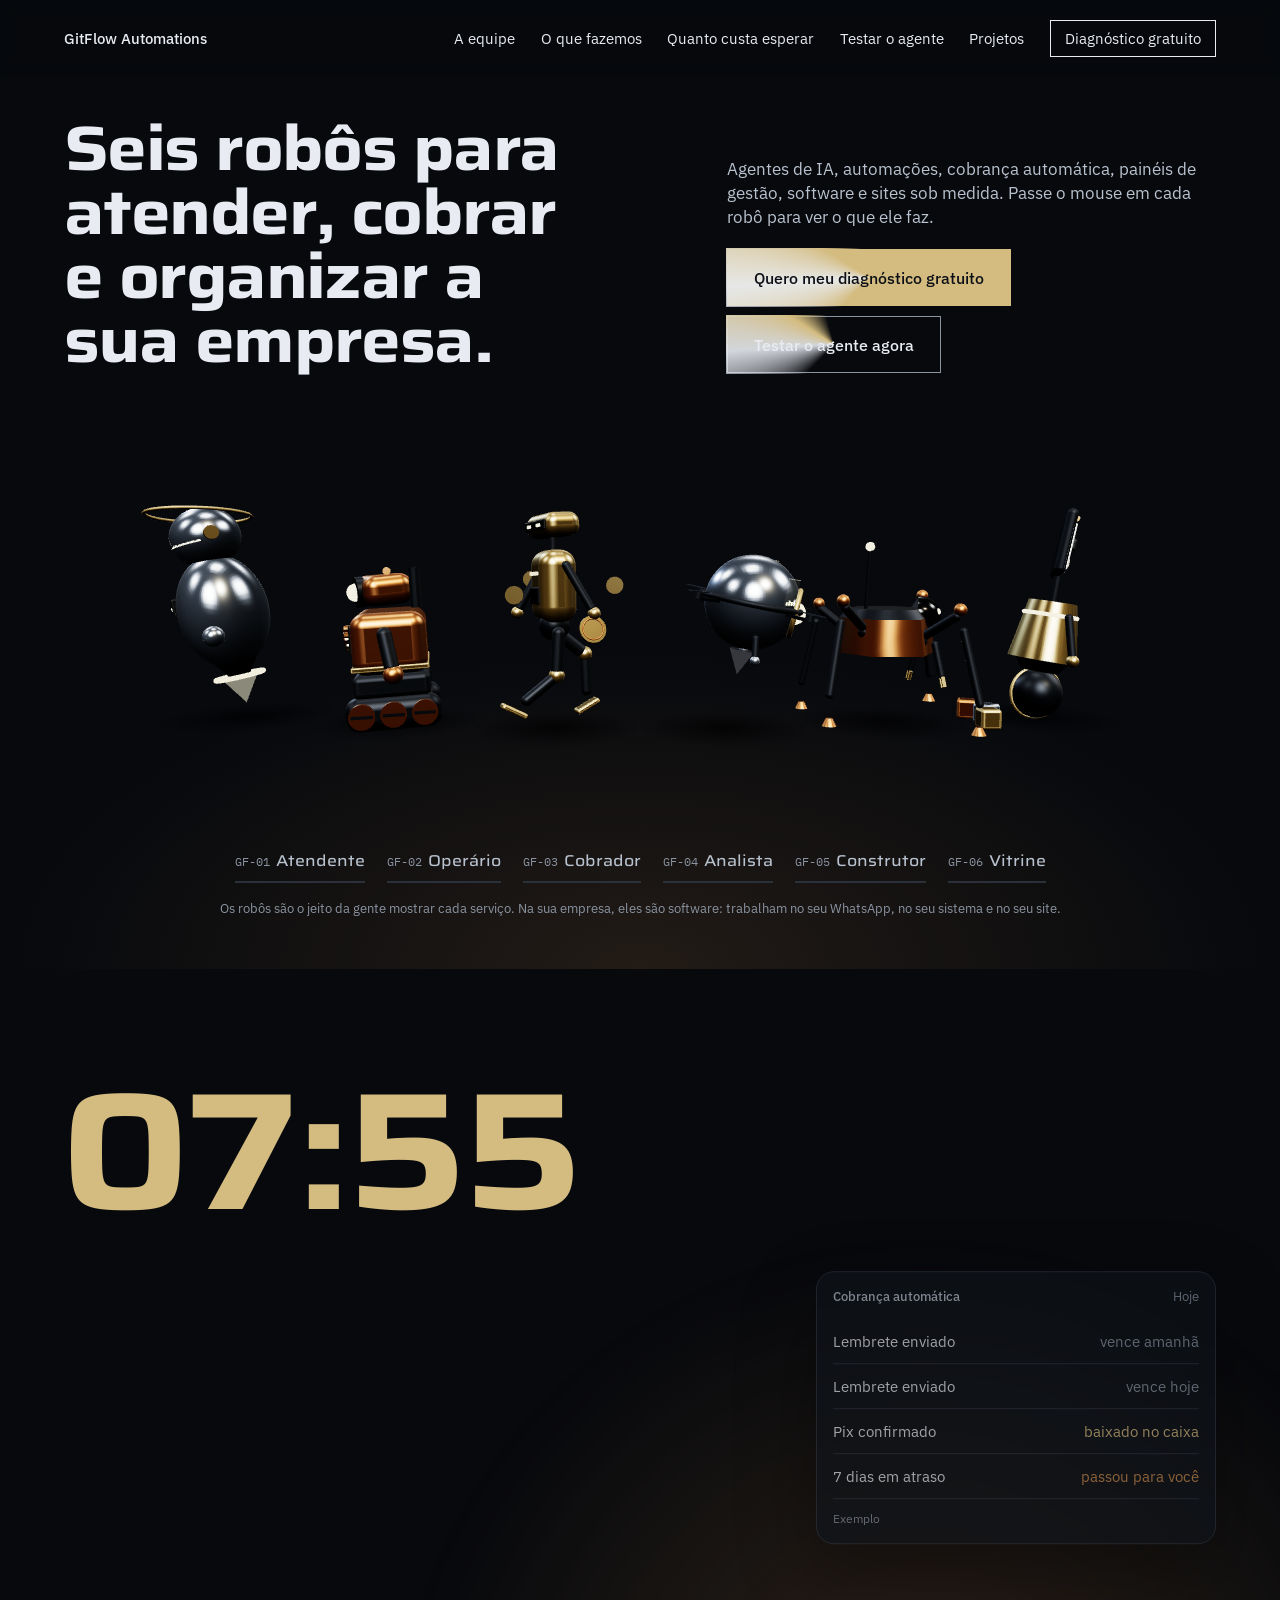
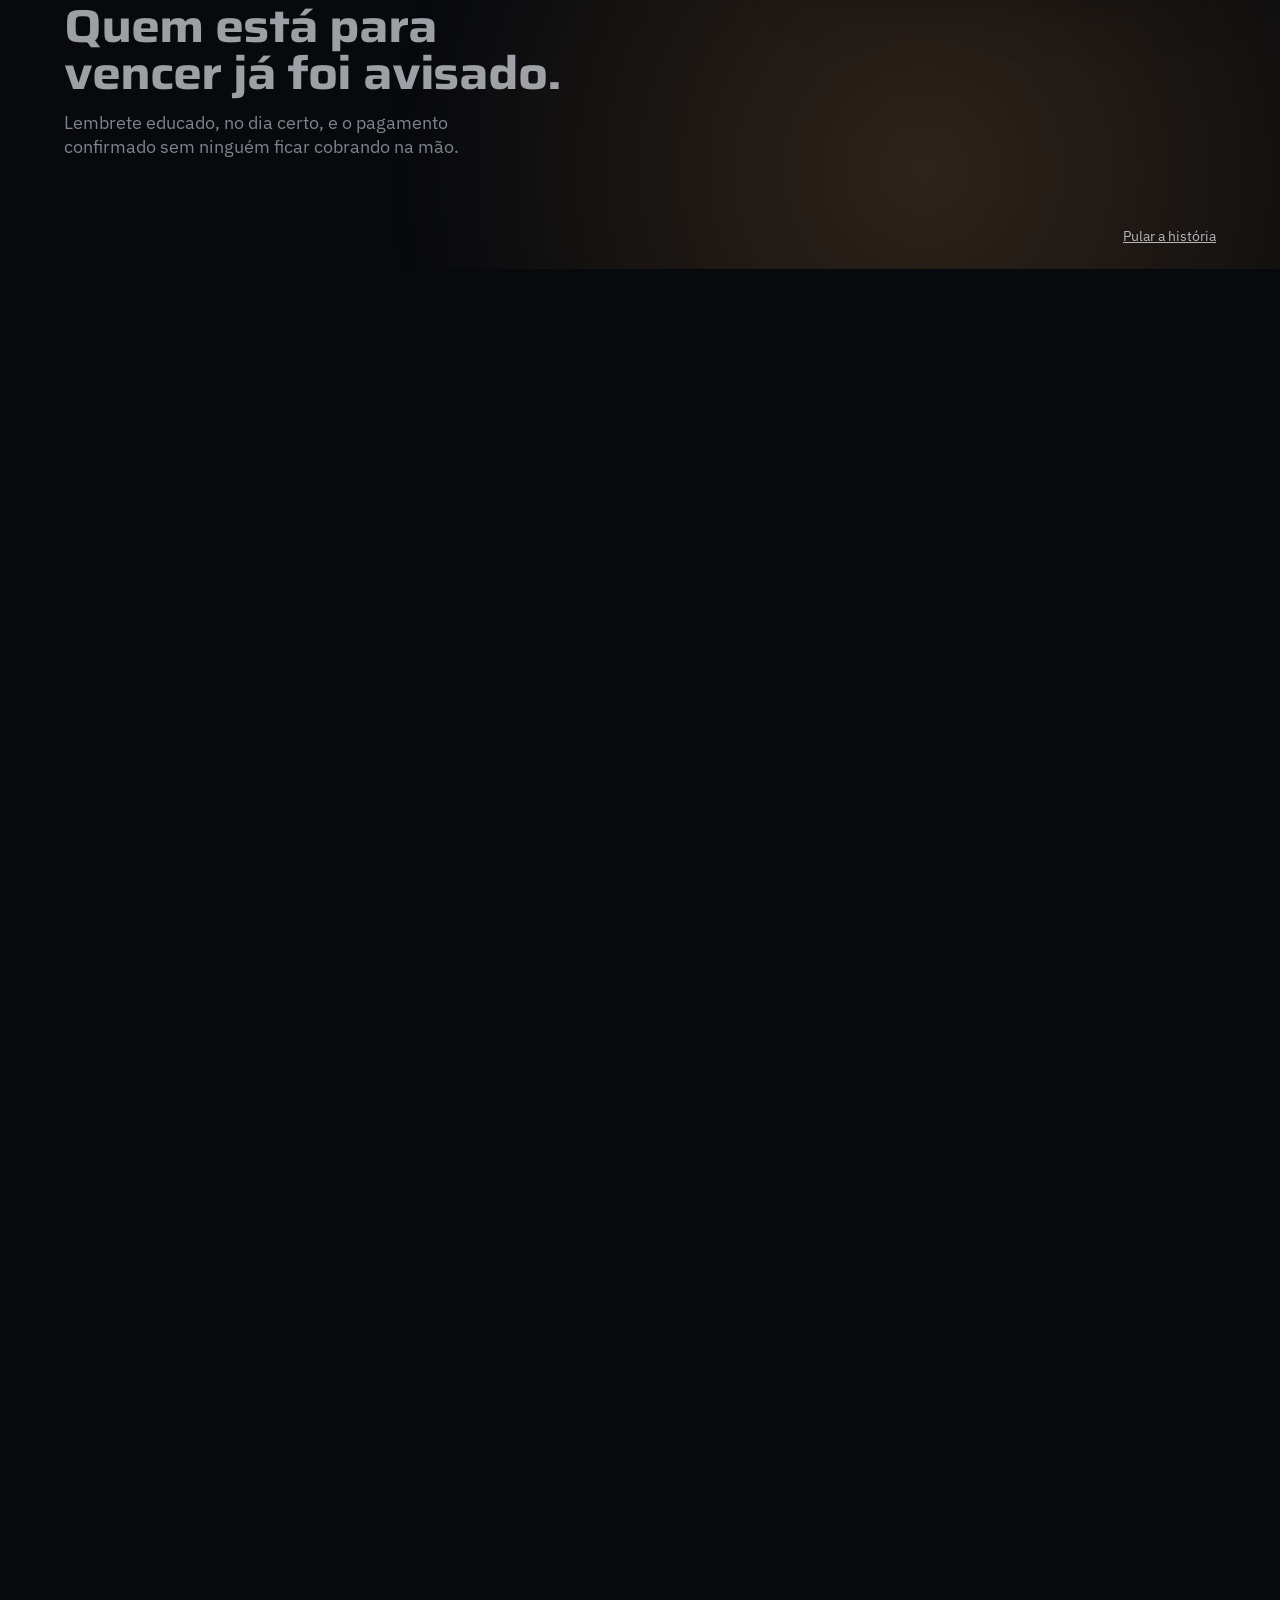
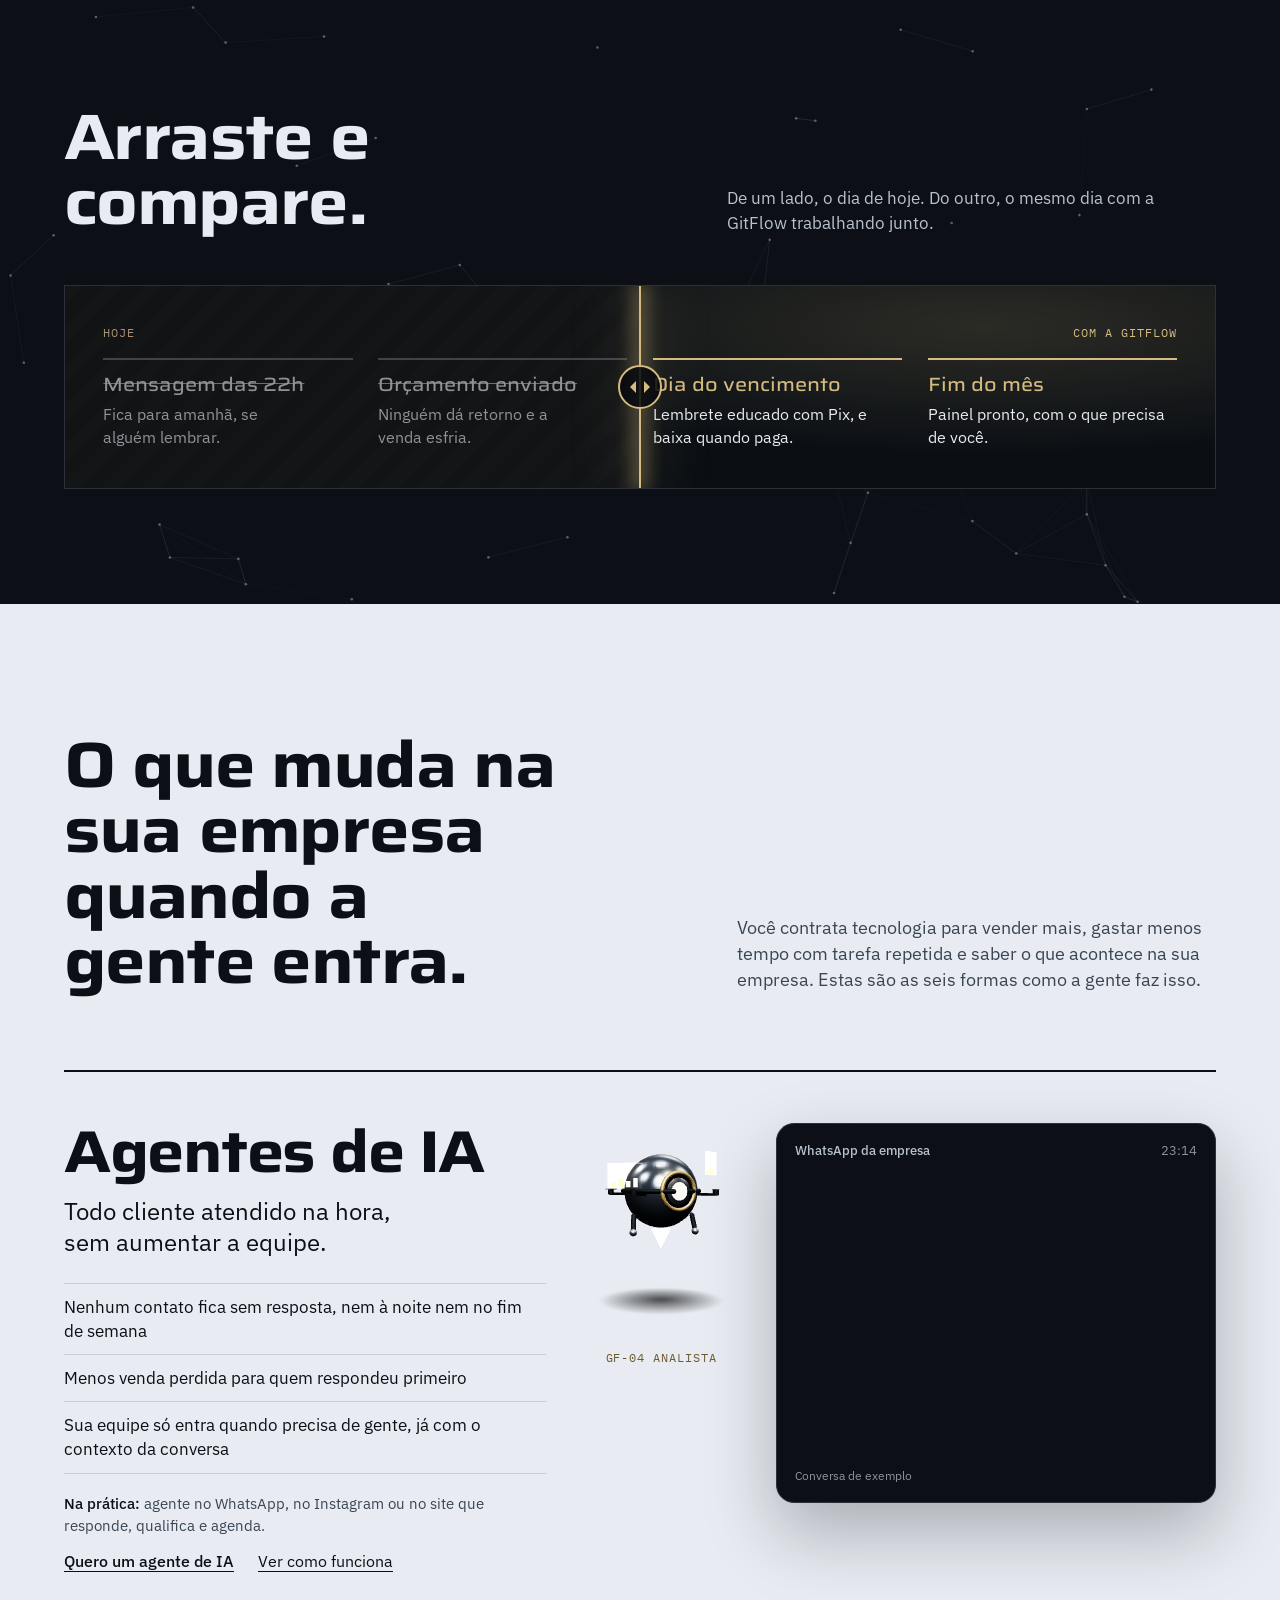
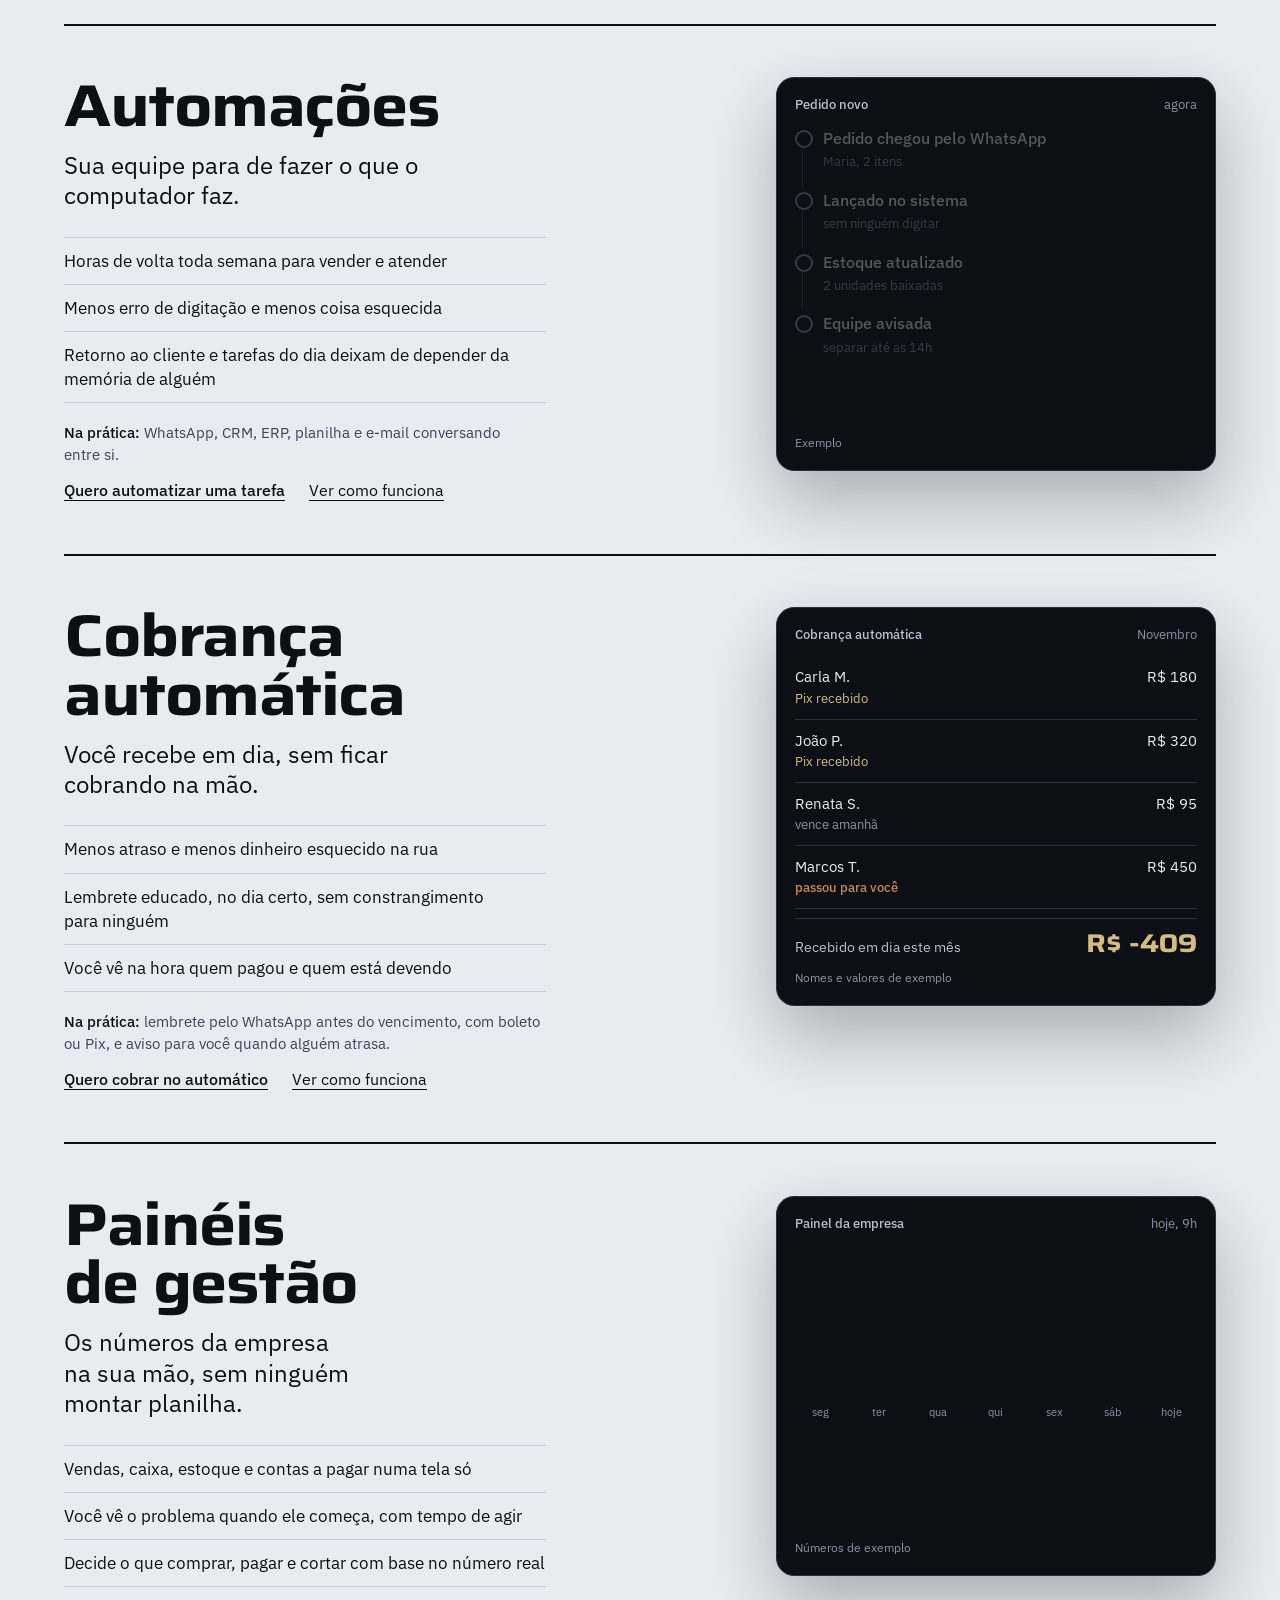
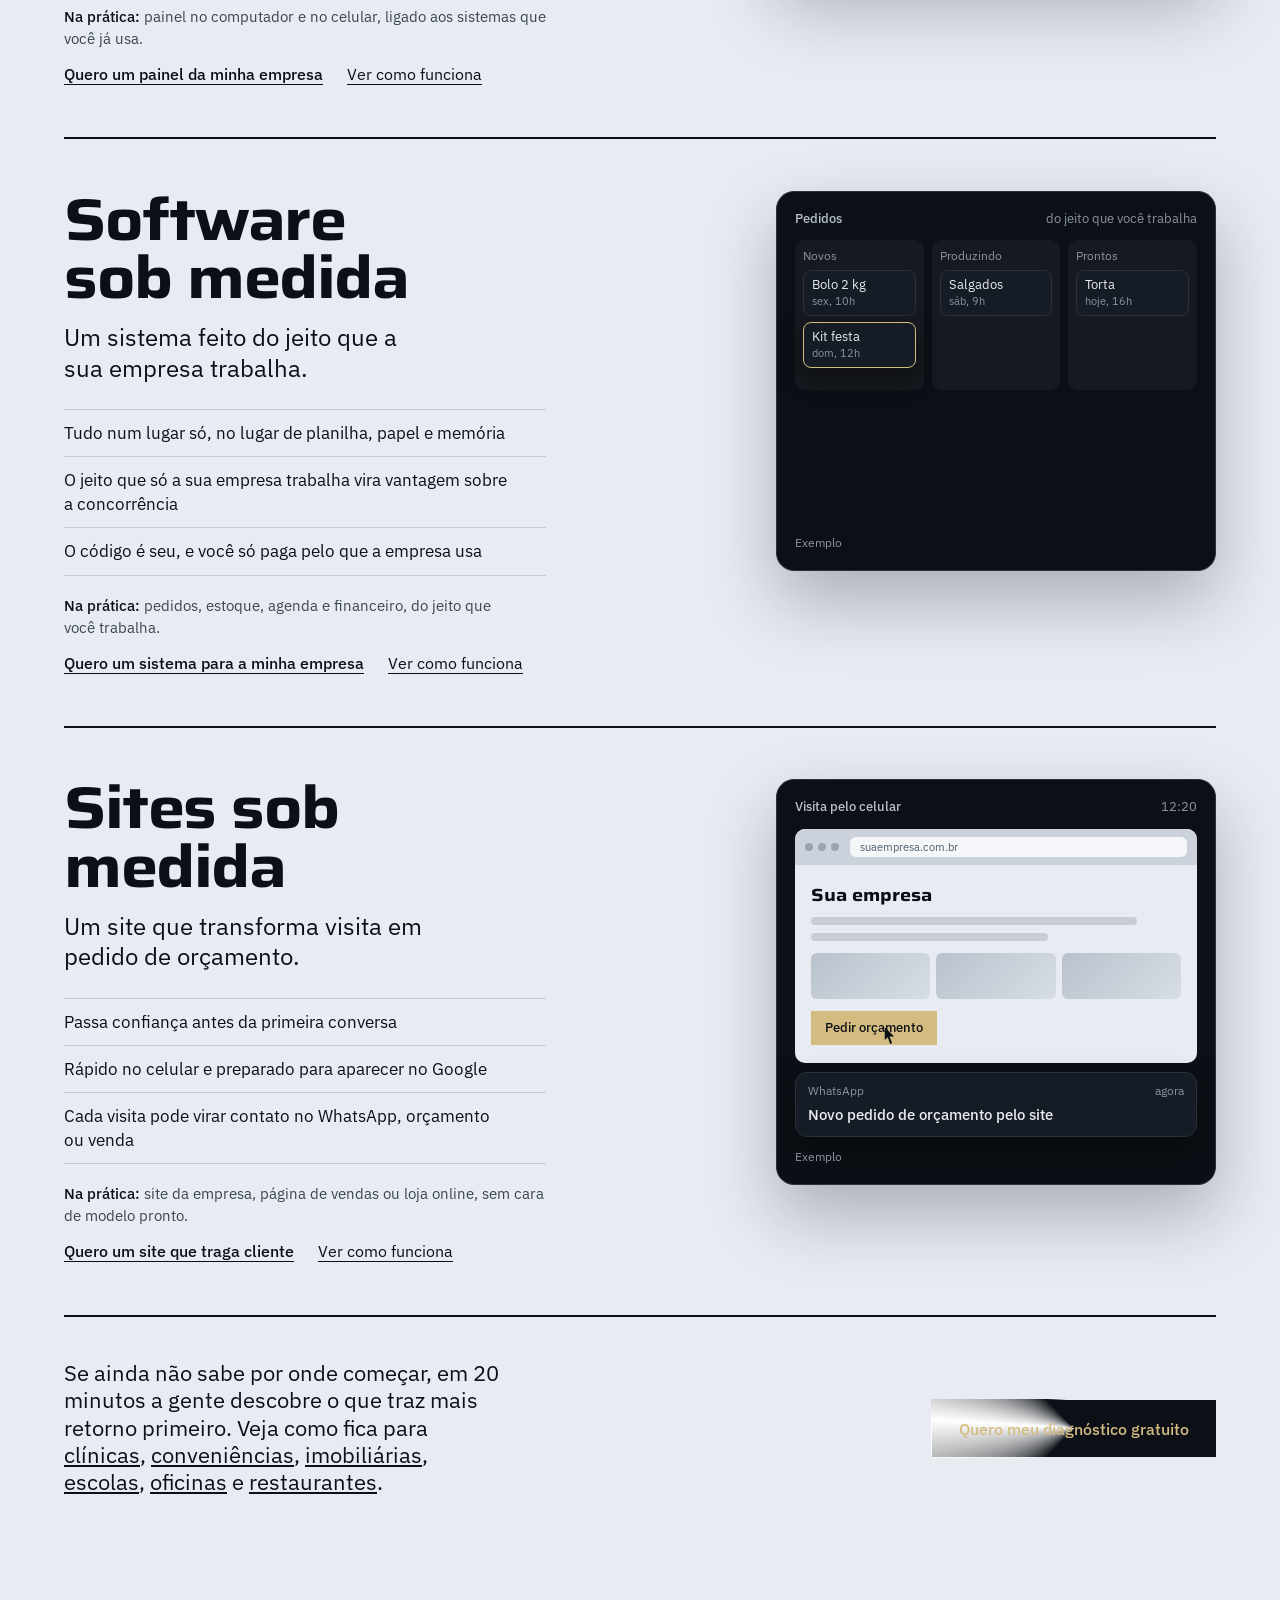
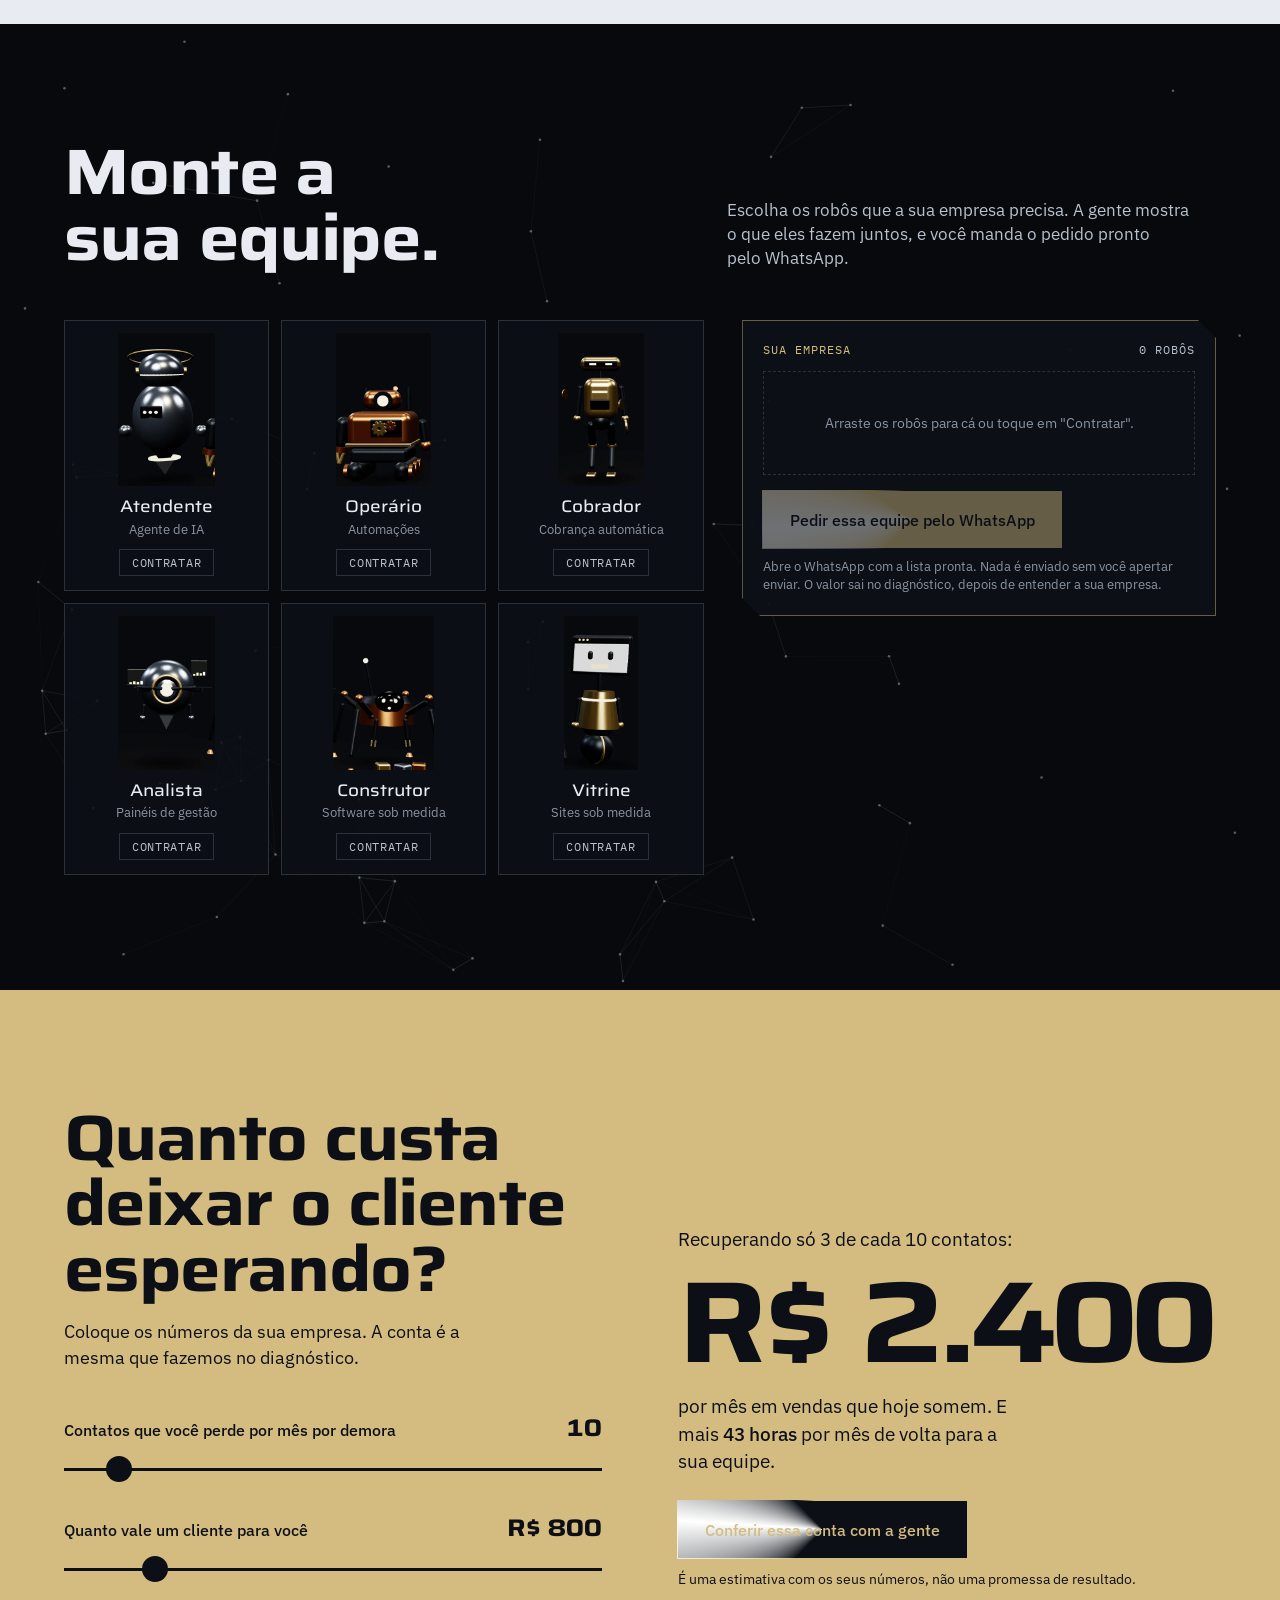
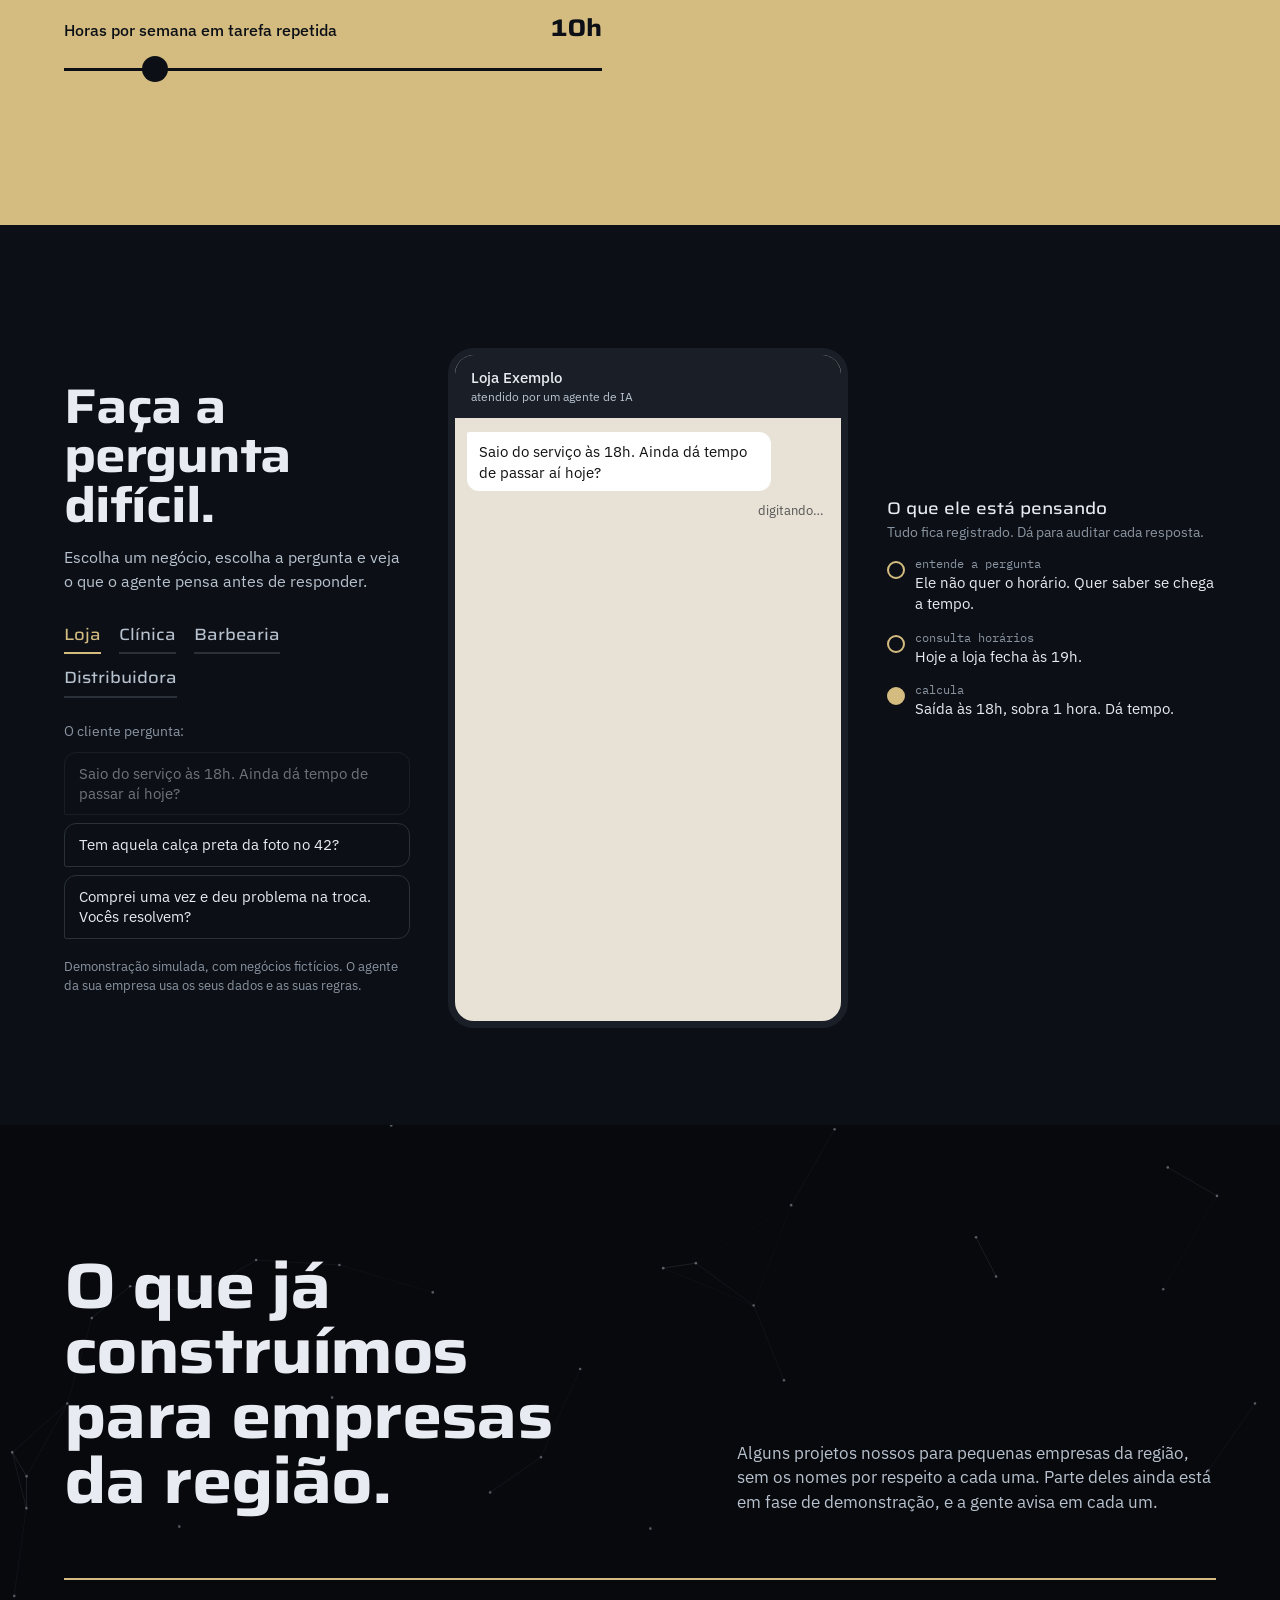
<file: index.html>
<!doctype html>
<html lang="pt-BR">
<head>
  <meta charset="utf-8">
  <meta name="viewport" content="width=device-width, initial-scale=1">
  <title>GitFlow Automations | Agentes de IA e automação para empresas</title>
  <meta name="description" content="Agentes de IA, automações, cobrança automática, painéis de gestão, software e sites sob medida para sua empresa atender na hora, receber em dia e decidir com número real. Dois sócios em Três Pontas, MG. Diagnóstico gratuito de 20 minutos.">
  <meta name="theme-color" content="#07090D">
  <meta name="geo.placename" content="Três Pontas, MG">
  <meta property="og:type" content="website">
  <meta property="og:title" content="Seu cliente chamou às 22h. Quem respondeu?">
  <meta property="og:description" content="Agentes de IA, automações, cobrança automática, painéis de gestão, software e sites sob medida, de quem atende a quem constrói. Diagnóstico gratuito de 20 minutos.">
  <meta property="og:locale" content="pt_BR">
  <meta property="og:site_name" content="GitFlow Automations">
  <meta property="og:url" content="https://dfrafinha8-gif.github.io/gitflow-site/">
  <meta property="og:image" content="https://dfrafinha8-gif.github.io/gitflow-site/assets/img/compartilhar.jpg">
  <meta property="og:image:width" content="1200">
  <meta property="og:image:height" content="630">
  <meta property="og:image:alt" content="Seu cliente chamou às 22h. Quem respondeu? GitFlow Automations.">
  <meta name="twitter:card" content="summary_large_image">
  <link rel="canonical" href="https://dfrafinha8-gif.github.io/gitflow-site/">
  <script type="application/ld+json">{"@context":"https://schema.org","@type":"ProfessionalService","name":"GitFlow Automations","url":"https://dfrafinha8-gif.github.io/gitflow-site/","image":"https://dfrafinha8-gif.github.io/gitflow-site/assets/img/compartilhar.jpg","description":"Agentes de IA, automações, cobrança automática, painéis de gestão, software e sites sob medida para pequenas e médias empresas.","email":"gitflowautomations@gmail.com","telephone":"+55 35 9894-3008","address":{"@type":"PostalAddress","addressLocality":"Três Pontas","addressRegion":"MG","addressCountry":"BR"},"areaServed":["Três Pontas, MG","Sul de Minas","Brasil"],"sameAs":["https://www.instagram.com/gitflow.ia/"]}</script>
  <link rel="icon" href="assets/img/simbolo-app.svg" type="image/svg+xml">
  <link rel="preconnect" href="https://fonts.googleapis.com">
  <link rel="preconnect" href="https://fonts.gstatic.com" crossorigin>
  <link href="https://fonts.googleapis.com/css2?family=IBM+Plex+Mono:wght@400&family=IBM+Plex+Sans:wght@400;500&family=Saira:wdth,wght@125,500;125,700&display=swap" rel="stylesheet">
  <link rel="stylesheet" href="assets/css/site.css?v=5ff434fec4">
  <script>document.documentElement.classList.add('js');</script>
</head>
<body>
  <a class="pular" href="#conteudo">Pular para o conteúdo</a>

  <header class="nav" data-nav>
    <a class="nav__marca" href="#equipe">GitFlow Automations</a>
    <nav aria-label="Principal">
      <a href="#equipe">A equipe</a>
      <a href="#o-que-fazemos">O que fazemos</a>
      <a href="#custo">Quanto custa esperar</a>
      <a href="#ao-vivo">Testar o agente</a>
      <a href="#projetos">Projetos</a>
      <a class="nav__chamar" href="#contato">Diagnóstico gratuito</a>
    </nav>
  </header>

  <main id="conteudo">
    <section class="equipe" id="equipe" data-tema="escuro" data-equipe aria-labelledby="titulo-equipe">
      <div class="equipe__topo">
        <h1 id="titulo-equipe">Seis robôs para atender, cobrar e organizar a sua empresa.</h1>
        <div>
          <p>Agentes de IA, automações, cobrança automática, painéis de gestão, software e sites sob medida. Passe o mouse em cada robô para ver o que ele faz.</p>
          <div class="abre__botoes">
            <a class="botao" href="#contato">Quero meu diagnóstico gratuito</a>
            <a class="botao botao--linha" href="#ao-vivo">Testar o agente agora</a>
          </div>
        </div>
      </div>
      <div class="equipe__palco" data-equipe-palco>
        <img class="equipe__poster" src="assets/img/equipe.webp" width="1600" height="640" alt="" fetchpriority="high" decoding="async">
        <div class="equipe__hud" data-equipe-hud aria-hidden="true"><i></i><i></i><i></i><i></i><span class="equipe__varredura"></span><p data-hud-topo></p><p data-hud-base></p></div>
      </div>
      <div class="equipe__nomes" data-equipe-nomes role="group" aria-label="Escolha um robô"></div>
      <div class="equipe__ficha" data-equipe-ficha aria-live="polite"></div>
      <p class="equipe__aviso">Os robôs são o jeito da gente mostrar cada serviço. Na sua empresa, eles são software: trabalham no seu WhatsApp, no seu sistema e no seu site.</p>
    </section>

    <section class="trilho" id="historia" data-tema="escuro" data-trilho>
      <div class="palco" data-palco>
        <div class="palco__sol" data-sol aria-hidden="true"></div>
        <div class="palco__ouro" data-ouro aria-hidden="true"></div>
        <canvas data-tela aria-hidden="true"></canvas>
        <img class="palco__logo" src="assets/img/simbolo.svg" alt="" width="460" height="460" hidden data-logo>

        <div class="abre" data-abre>
          <h2>Seu cliente chamou às 22h. <b>Quem respondeu?</b></h2>
          <p>Agentes de IA, automações, cobrança automática, painéis de gestão, software e sites sob medida. Para atender na hora, receber em dia e decidir com número real.</p>
          <div class="abre__botoes">
            <a class="botao" href="#contato">Quero meu diagnóstico gratuito</a>
            <a class="botao botao--linha" href="#ao-vivo">Testar o agente agora</a>
          </div>
          <small>Conversa gratuita de 20 minutos, em Três Pontas, no Sul de Minas ou online.</small>
        </div>

        <div class="aviso" data-aviso aria-hidden="true">
          <small>WhatsApp<span>agora</span></small>
          <strong>Oi! Ainda dá pra marcar para amanhã?</strong>
          <span>Esperando resposta há <b data-espera>0:00</b></span>
        </div>

        <div class="relogio" data-relogio aria-hidden="true">22:07</div>

        <article class="hora" data-hora>
          <div class="hora__texto"><h2><span class="so-leitor">22:07. </span>Você estava dormindo.<br>O agente, não.</h2><p>Respondeu, tirou a dúvida e deixou o horário marcado na agenda.</p></div>
          <div class="cartao">
            <small class="cartao__titulo">Agente de IA<span>WhatsApp da empresa</span></small>
            <p class="bolha">Oi! Ainda dá pra marcar para amanhã?</p>
            <p class="bolha bolha--agente">Oi! Dá sim. Tenho às 9h ou às 14h. Qual fica melhor?</p>
            <p class="bolha">9h</p>
            <p class="bolha bolha--agente">Marcado para amanhã às 9h. Te lembro uma hora antes. 👍</p>
            <small class="cartao__nota">Conversa de exemplo</small>
          </div>
        </article>

        <article class="hora" data-hora>
          <div class="hora__texto"><h2><span class="so-leitor">07:30. </span>Quem está para vencer já foi avisado.</h2><p>Lembrete educado, no dia certo, e o pagamento confirmado sem ninguém ficar cobrando na mão.</p></div>
          <div class="cartao">
            <small class="cartao__titulo">Cobrança automática<span>Hoje</span></small>
            <ul class="lista">
              <li><span>Lembrete enviado</span><b>vence amanhã</b></li>
              <li><span>Lembrete enviado</span><b>vence hoje</b></li>
              <li class="ok"><span>Pix confirmado</span><b>baixado no caixa</b></li>
              <li class="alerta"><span>7 dias em atraso</span><b>passou para você</b></li>
            </ul>
            <small class="cartao__nota">Exemplo</small>
          </div>
        </article>

        <article class="hora" data-hora>
          <div class="hora__texto"><h2><span class="so-leitor">09:00. </span>O resumo do dia chega sem ninguém montar planilha.</h2><p>Seu painel junta o que entrou, o que foi resolvido e as duas coisas que precisam de você.</p></div>
          <div class="cartao">
            <small class="cartao__titulo">Painel de gestão<span>Hoje</span></small>
            <div class="numeros">
              <div><b>12</b><span>contatos atendidos</span></div>
              <div><b>4</b><span>horários marcados</span></div>
              <div><b>2</b><span>esperam você</span></div>
            </div>
            <p class="cartao__alerta">Estoque: a calça preta 42 acaba essa semana.</p>
            <small class="cartao__nota">Números de exemplo</small>
          </div>
        </article>

        <article class="hora" data-hora>
          <div class="hora__texto"><h2><span class="so-leitor">12:20. </span>Quem procurou no Google já pediu orçamento.</h2><p>Seu site trabalha na hora do almoço: passa confiança, mostra o que você faz e transforma visita em contato.</p></div>
          <div class="cartao">
            <small class="cartao__titulo">Site sob medida<span>Agora há pouco</span></small>
            <ul class="lista">
              <li><span>Encontrou você</span><b>busca no Google</b></li>
              <li><span>Viu fotos e serviços</span><b>pelo celular</b></li>
              <li class="ok"><span>Pediu orçamento</span><b>chegou no WhatsApp</b></li>
            </ul>
            <small class="cartao__nota">Exemplo</small>
          </div>
        </article>

        <article class="hora" data-hora>
          <div class="hora__texto"><h2><span class="so-leitor">14:15. </span>Quando precisa de gente, ele chama gente.</h2><p>Reclamação, desconto, assunto delicado: o agente passa para a sua equipe, com a conversa já resumida.</p></div>
          <div class="cartao">
            <small class="cartao__titulo">Agente de IA<span>WhatsApp da empresa</span></small>
            <p class="bolha">Comprei uma vez e deu problema na troca. Vocês resolvem?</p>
            <p class="cartao__passo">O agente percebeu que o cliente está chateado e chamou a equipe.</p>
            <p class="bolha bolha--pessoa">Oi! Aqui é a Ana, da loja. Vi o que aconteceu, me conta como posso resolver?</p>
            <small class="cartao__nota">Conversa de exemplo</small>
          </div>
        </article>

        <article class="hora" data-hora>
          <div class="hora__texto"><h2><span class="so-leitor">18:40. </span>Quem pediu orçamento e sumiu recebe um retorno.</h2><p>A automação lembra por você, e a venda que ia esfriar no WhatsApp volta para a mesa.</p></div>
          <div class="cartao">
            <small class="cartao__titulo">Automação<span>Orçamento parado há 3 dias</span></small>
            <p class="bolha bolha--agente">Oi, Paula! Ficou alguma dúvida no orçamento da festa do dia 12? A data ainda está livre.</p>
            <p class="bolha">Oi! Desculpa a demora. Pode fechar.</p>
            <p class="cartao__passo cartao__passo--ok">Pedido avisado para a equipe e data reservada.</p>
            <small class="cartao__nota">Conversa de exemplo</small>
          </div>
        </article>

        <div class="fecho" data-fecho>
          <h2>Quem te atende é quem constrói. O Rafa e o Lucas cuidam de tudo, do diagnóstico ao código.</h2>
          <a class="botao botao--tinta" href="#contato">Falar com o Rafa e o Lucas</a>
        </div>

        <a class="palco__pular" href="#o-que-fazemos" data-pular>Pular a história</a>
      </div>
    </section>

    <section class="antes" id="antes-e-depois" data-tema="escuro" data-antes data-rede>
      <div class="antes__topo">
        <h2>Arraste e compare.</h2>
        <p>De um lado, o dia de hoje. Do outro, o mesmo dia com a GitFlow trabalhando junto.</p>
      </div>
      <div class="antes__quadro" data-antes-quadro>
        <div class="antes__lado antes__lado--hoje">
          <p class="antes__rotulo">Hoje</p>
          <ul>
            <li><b>Mensagem das 22h</b><span>Fica para amanhã, se alguém lembrar.</span></li>
            <li><b>Orçamento enviado</b><span>Ninguém dá retorno e a venda esfria.</span></li>
            <li><b>Dia do vencimento</b><span>Você cobra na mão, sem graça.</span></li>
            <li><b>Fim do mês</b><span>Planilha para montar e número para caçar.</span></li>
          </ul>
        </div>
        <div class="antes__lado antes__lado--com">
          <p class="antes__rotulo">Com a GitFlow</p>
          <ul>
            <li><b>Mensagem das 22h</b><span>Respondida na hora, com horário marcado.</span></li>
            <li><b>Orçamento enviado</b><span>Retorno automático no dia certo.</span></li>
            <li><b>Dia do vencimento</b><span>Lembrete educado com Pix, e baixa quando paga.</span></li>
            <li><b>Fim do mês</b><span>Painel pronto, com o que precisa de você.</span></li>
          </ul>
        </div>
        <div class="antes__laser" aria-hidden="true"><span></span></div>
        <input class="antes__controle" type="range" min="0" max="100" value="50" data-antes-controle aria-label="Arraste para comparar o dia de hoje com o dia com a GitFlow">
      </div>
    </section>

    <section class="oferta" id="o-que-fazemos" data-tema="papel">
      <div class="oferta__topo">
        <h2>O que muda na sua empresa quando a gente entra.</h2>
        <p>Você contrata tecnologia para vender mais, gastar menos tempo com tarefa repetida e saber o que acontece na sua empresa. Estas são as seis formas como a gente faz isso.</p>
      </div>
      <article class="servico">
        <div class="servico__cabeca">
          <h3>Agentes de IA</h3>
          <p class="servico__promessa">Todo cliente atendido na hora, sem aumentar a equipe.</p>
        </div>
        <div class="servico__detalhe">
          <ul class="marcas">
            <li>Nenhum contato fica sem resposta, nem à noite nem no fim de semana</li>
            <li>Menos venda perdida para quem respondeu primeiro</li>
            <li>Sua equipe só entra quando precisa de gente, já com o contexto da conversa</li>
          </ul>
          <p class="servico__pratica"><b>Na prática:</b> agente no WhatsApp, no Instagram ou no site que responde, qualifica e agenda.</p>
          <div class="servico__links"><a class="servico__botao" href="#contato" data-interesse="Agente de IA">Quero um agente de IA</a><a href="servicos/agentes-de-ia/">Ver como funciona</a></div>
        </div>
        <!-- demo:agentes-de-ia (gerada por scripts/gerar-paginas-site.mjs) -->
        <div class="demo" data-demo aria-hidden="true">
          <p class="demo__topo">WhatsApp da empresa<span>23:14</span></p>
          <div class="demo__corpo">
            <p class="bolha" data-em="300">Boa noite! Vocês atendem sábado?</p>
            <p class="bolha bolha--agente" data-em="1100" data-troca="1900"><span class="demo__antes">digitando…</span><span class="demo__depois">Atendemos sim, das 8h às 13h. Quer que eu reserve um horário?</span></p>
            <p class="bolha" data-em="3300">Quero, às 10h</p>
            <p class="bolha bolha--agente" data-em="4100" data-troca="4800"><span class="demo__antes">digitando…</span><span class="demo__depois">Pronto, sábado às 10h. Te mando um lembrete na sexta. 👍</span></p>
            <p class="demo__selo" data-em="5800">Horário salvo na agenda, sem ninguém acordado</p>
          </div>
          <small class="demo__nota">Conversa de exemplo</small>
        </div>
        <!-- /demo -->
      </article>
      <article class="servico">
        <div class="servico__cabeca">
          <h3>Automações</h3>
          <p class="servico__promessa">Sua equipe para de fazer o que o computador faz.</p>
        </div>
        <div class="servico__detalhe">
          <ul class="marcas">
            <li>Horas de volta toda semana para vender e atender</li>
            <li>Menos erro de digitação e menos coisa esquecida</li>
            <li>Retorno ao cliente e tarefas do dia deixam de depender da memória de alguém</li>
          </ul>
          <p class="servico__pratica"><b>Na prática:</b> WhatsApp, CRM, ERP, planilha e e-mail conversando entre si.</p>
          <div class="servico__links"><a class="servico__botao" href="#contato" data-interesse="Automação">Quero automatizar uma tarefa</a><a href="servicos/automacoes/">Ver como funciona</a></div>
        </div>
        <!-- demo:automacoes (gerada por scripts/gerar-paginas-site.mjs) -->
        <div class="demo" data-demo aria-hidden="true">
          <p class="demo__topo">Pedido novo<span>agora</span></p>
          <div class="demo__corpo">
            <ol class="demo__fluxo">
              <li data-em="400"><b>Pedido chegou pelo WhatsApp</b><span>Maria, 2 itens</span></li>
              <li data-em="1400"><b>Lançado no sistema</b><span>sem ninguém digitar</span></li>
              <li data-em="2400"><b>Estoque atualizado</b><span>2 unidades baixadas</span></li>
              <li data-em="3400"><b>Equipe avisada</b><span>separar até as 14h</span></li>
            </ol>
            <p class="demo__total" data-em="4300">Tarefas feitas sozinhas hoje<b data-conta="37">37</b></p>
          </div>
          <small class="demo__nota">Exemplo</small>
        </div>
        <!-- /demo -->
      </article>
      <article class="servico">
        <div class="servico__cabeca">
          <h3>Cobrança automática</h3>
          <p class="servico__promessa">Você recebe em dia, sem ficar cobrando na mão.</p>
        </div>
        <div class="servico__detalhe">
          <ul class="marcas">
            <li>Menos atraso e menos dinheiro esquecido na rua</li>
            <li>Lembrete educado, no dia certo, sem constrangimento para ninguém</li>
            <li>Você vê na hora quem pagou e quem está devendo</li>
          </ul>
          <p class="servico__pratica"><b>Na prática:</b> lembrete pelo WhatsApp antes do vencimento, com boleto ou Pix, e aviso para você quando alguém atrasa.</p>
          <div class="servico__links"><a class="servico__botao" href="#contato" data-interesse="Cobrança automática">Quero cobrar no automático</a><a href="servicos/cobranca-automatica/">Ver como funciona</a></div>
        </div>
        <!-- demo:cobranca-automatica (gerada por scripts/gerar-paginas-site.mjs) -->
        <div class="demo" data-demo aria-hidden="true">
          <p class="demo__topo">Cobrança automática<span>Novembro</span></p>
          <div class="demo__corpo">
            <ul class="demo__cobrancas">
              <li data-em="300" data-troca="1700"><span>Carla M.</span><b>R$ 180</b><i><span class="demo__antes">lembrete enviado</span><span class="demo__depois">Pix recebido</span></i></li>
              <li data-em="600" data-troca="2500"><span>João P.</span><b>R$ 320</b><i><span class="demo__antes">lembrete enviado</span><span class="demo__depois">Pix recebido</span></i></li>
              <li data-em="900"><span>Renata S.</span><b>R$ 95</b><i>vence amanhã</i></li>
              <li class="demo__atraso" data-em="1200" data-troca="3300"><span>Marcos T.</span><b>R$ 450</b><i><span class="demo__antes">7 dias em atraso</span><span class="demo__depois">passou para você</span></i></li>
            </ul>
            <p class="demo__total" data-em="3900">Recebido em dia este mês<b data-conta="12480" data-moeda>R$ 12.480</b></p>
          </div>
          <small class="demo__nota">Nomes e valores de exemplo</small>
        </div>
        <!-- /demo -->
      </article>
      <article class="servico">
        <div class="servico__cabeca">
          <h3>Painéis de gestão</h3>
          <p class="servico__promessa">Os números da empresa na sua mão, sem ninguém montar planilha.</p>
        </div>
        <div class="servico__detalhe">
          <ul class="marcas">
            <li>Vendas, caixa, estoque e contas a pagar numa tela só</li>
            <li>Você vê o problema quando ele começa, com tempo de agir</li>
            <li>Decide o que comprar, pagar e cortar com base no número real</li>
          </ul>
          <p class="servico__pratica"><b>Na prática:</b> painel no computador e no celular, ligado aos sistemas que você já usa.</p>
          <div class="servico__links"><a class="servico__botao" href="#contato" data-interesse="Painel de gestão">Quero um painel da minha empresa</a><a href="servicos/paineis-de-gestao/">Ver como funciona</a></div>
        </div>
        <!-- demo:paineis-de-gestao (gerada por scripts/gerar-paginas-site.mjs) -->
        <div class="demo" data-demo aria-hidden="true">
          <p class="demo__topo">Painel da empresa<span>hoje, 9h</span></p>
          <div class="demo__corpo">
            <div class="demo__kpis">
              <p data-em="300"><b data-conta="4870" data-moeda>R$ 4.870</b><span>vendas hoje</span></p>
              <p data-em="500"><b data-conta="23">23</b><span>pedidos</span></p>
              <p data-em="700"><b data-conta="2">2</b><span>esperam você</span></p>
            </div>
            <div class="demo__barras" data-em="1200">
              <i style="--h:46%;--i:0"></i><i style="--h:62%;--i:1"></i><i style="--h:38%;--i:2"></i><i style="--h:70%;--i:3"></i><i style="--h:84%;--i:4"></i><i style="--h:58%;--i:5"></i><i style="--h:92%;--i:6"></i>
            </div>
            <p class="demo__dias"><span>seg</span><span>ter</span><span>qua</span><span>qui</span><span>sex</span><span>sáb</span><span>hoje</span></p>
            <p class="demo__alerta" data-em="2800">Estoque: 3 produtos acabam essa semana.</p>
          </div>
          <small class="demo__nota">Números de exemplo</small>
        </div>
        <!-- /demo -->
      </article>
      <article class="servico">
        <div class="servico__cabeca">
          <h3>Software sob medida</h3>
          <p class="servico__promessa">Um sistema feito do jeito que a sua empresa trabalha.</p>
        </div>
        <div class="servico__detalhe">
          <ul class="marcas">
            <li>Tudo num lugar só, no lugar de planilha, papel e memória</li>
            <li>O jeito que só a sua empresa trabalha vira vantagem sobre a concorrência</li>
            <li>O código é seu, e você só paga pelo que a empresa usa</li>
          </ul>
          <p class="servico__pratica"><b>Na prática:</b> pedidos, estoque, agenda e financeiro, do jeito que você trabalha.</p>
          <div class="servico__links"><a class="servico__botao" href="#contato" data-interesse="Software sob medida">Quero um sistema para a minha empresa</a><a href="servicos/software-sob-medida/">Ver como funciona</a></div>
        </div>
        <!-- demo:software-sob-medida (gerada por scripts/gerar-paginas-site.mjs) -->
        <div class="demo" data-demo aria-hidden="true">
          <p class="demo__topo">Pedidos<span>do jeito que você trabalha</span></p>
          <div class="demo__corpo">
            <div class="demo__quadro">
              <div class="demo__coluna"><small>Novos</small><p class="demo__ficha">Bolo 2 kg<span>sex, 10h</span></p></div>
              <div class="demo__coluna"><small>Produzindo</small><p class="demo__ficha">Salgados<span>sáb, 9h</span></p></div>
              <div class="demo__coluna"><small>Prontos</small><p class="demo__ficha">Torta<span>hoje, 16h</span></p></div>
              <p class="demo__ficha demo__mover" data-troca="1400,3000">Kit festa<span>dom, 12h</span></p>
            </div>
            <p class="demo__selo" data-em="3900">Cliente avisado: o pedido está pronto</p>
          </div>
          <small class="demo__nota">Exemplo</small>
        </div>
        <!-- /demo -->
      </article>
      <article class="servico">
        <div class="servico__cabeca">
          <h3>Sites sob medida</h3>
          <p class="servico__promessa">Um site que transforma visita em pedido de orçamento.</p>
        </div>
        <div class="servico__detalhe">
          <ul class="marcas">
            <li>Passa confiança antes da primeira conversa</li>
            <li>Rápido no celular e preparado para aparecer no Google</li>
            <li>Cada visita pode virar contato no WhatsApp, orçamento ou venda</li>
          </ul>
          <p class="servico__pratica"><b>Na prática:</b> site da empresa, página de vendas ou loja online, sem cara de modelo pronto.</p>
          <div class="servico__links"><a class="servico__botao" href="#contato" data-interesse="Site sob medida">Quero um site que traga cliente</a><a href="servicos/sites-sob-medida/">Ver como funciona</a></div>
        </div>
        <!-- demo:sites-sob-medida (gerada por scripts/gerar-paginas-site.mjs) -->
        <div class="demo" data-demo aria-hidden="true">
          <p class="demo__topo">Visita pelo celular<span>12:20</span></p>
          <div class="demo__corpo">
            <div class="demo__navegador">
              <p class="demo__barra"><i></i><i></i><i></i><span>suaempresa.com.br</span></p>
              <div class="demo__pagina">
                <strong>Sua empresa</strong>
                <span class="demo__linha" style="width:88%"></span>
                <span class="demo__linha" style="width:64%"></span>
                <span class="demo__fotos"><i></i><i></i><i></i></span>
                <span class="demo__botao" data-troca="2300">Pedir orçamento</span>
                <i class="demo__cursor" data-troca="900,2200"></i>
              </div>
            </div>
            <div class="demo__notif" data-em="3000"><small>WhatsApp<span>agora</span></small><strong>Novo pedido de orçamento pelo site</strong></div>
          </div>
          <small class="demo__nota">Exemplo</small>
        </div>
        <!-- /demo -->
      </article>
      <div class="oferta__fim">
        <p>Se ainda não sabe por onde começar, em 20 minutos a gente descobre o que traz mais retorno primeiro. Veja como fica para <a href="para/clinicas/">clínicas</a>, <a href="para/conveniencias/">conveniências</a>, <a href="para/imobiliarias/">imobiliárias</a>, <a href="para/escolas-e-cursos/">escolas</a>, <a href="para/oficinas/">oficinas</a> e <a href="para/restaurantes/">restaurantes</a>.</p>
        <a class="botao botao--tinta" href="#contato">Quero meu diagnóstico gratuito</a>
      </div>
    </section>

    <section class="monte" id="monte-sua-equipe" data-tema="escuro" data-monte data-rede>
      <div class="monte__topo">
        <h2>Monte a sua equipe.</h2>
        <p>Escolha os robôs que a sua empresa precisa. A gente mostra o que eles fazem juntos, e você manda o pedido pronto pelo WhatsApp.</p>
      </div>
      <div class="monte__grade">
        <div class="monte__vitrine" role="group" aria-label="Robôs disponíveis">
          <button type="button" class="monte__robo" draggable="true" data-robo="atendente" aria-pressed="false"><img src="assets/img/robos/atendente.webp" width="336" height="480" alt="" loading="lazy" decoding="async"><b>Atendente</b><small>Agente de IA</small><span class="monte__mais">Contratar</span></button>
          <button type="button" class="monte__robo" draggable="true" data-robo="operario" aria-pressed="false"><img src="assets/img/robos/operario.webp" width="336" height="480" alt="" loading="lazy" decoding="async"><b>Operário</b><small>Automações</small><span class="monte__mais">Contratar</span></button>
          <button type="button" class="monte__robo" draggable="true" data-robo="cobrador" aria-pressed="false"><img src="assets/img/robos/cobrador.webp" width="336" height="480" alt="" loading="lazy" decoding="async"><b>Cobrador</b><small>Cobrança automática</small><span class="monte__mais">Contratar</span></button>
          <button type="button" class="monte__robo" draggable="true" data-robo="analista" aria-pressed="false"><img src="assets/img/robos/analista.webp" width="336" height="480" alt="" loading="lazy" decoding="async"><b>Analista</b><small>Painéis de gestão</small><span class="monte__mais">Contratar</span></button>
          <button type="button" class="monte__robo" draggable="true" data-robo="construtor" aria-pressed="false"><img src="assets/img/robos/construtor.webp" width="336" height="480" alt="" loading="lazy" decoding="async"><b>Construtor</b><small>Software sob medida</small><span class="monte__mais">Contratar</span></button>
          <button type="button" class="monte__robo" draggable="true" data-robo="vitrine" aria-pressed="false"><img src="assets/img/robos/vitrine.webp" width="336" height="480" alt="" loading="lazy" decoding="async"><b>Vitrine</b><small>Sites sob medida</small><span class="monte__mais">Contratar</span></button>
        </div>
        <div class="monte__empresa" data-monte-empresa>
          <p class="monte__titulo"><span>Sua empresa</span><b data-monte-contagem>0 robôs</b></p>
          <div class="monte__fila" data-monte-fila aria-live="polite"></div>
          <ul class="monte__faz" data-monte-faz aria-live="polite"></ul>
          <button class="botao" type="button" data-monte-pedir disabled>Pedir essa equipe pelo WhatsApp</button>
          <small>Abre o WhatsApp com a lista pronta. Nada é enviado sem você apertar enviar. O valor sai no diagnóstico, depois de entender a sua empresa.</small>
        </div>
      </div>
    </section>

    <section class="custo" id="custo" data-tema="ouro" data-calculo>
      <div class="custo__texto">
        <h2>Quanto custa deixar o cliente esperando?</h2>
        <p>Coloque os números da sua empresa. A conta é a mesma que fazemos no diagnóstico.</p>
        <label>Contatos que você perde por mês por demora<output data-saida="perdidos"></output>
          <input type="range" name="perdidos" min="2" max="100" step="1" value="10"></label>
        <label>Quanto vale um cliente para você<output data-saida="valor"></output>
          <input type="range" name="valor" min="50" max="5000" step="50" value="800"></label>
        <label>Horas por semana em tarefa repetida<output data-saida="horas"></output>
          <input type="range" name="horas" min="1" max="60" step="1" value="10"></label>
      </div>
      <div class="custo__conta" aria-live="polite">
        <p>Recuperando só 3 de cada 10 contatos:</p>
        <strong data-dinheiro>R$ 2.400</strong>
        <p>por mês em vendas que hoje somem. E mais <b data-tempo>43 horas</b> por mês de volta para a sua equipe.</p>
        <a class="botao botao--tinta" href="#contato" data-levar>Conferir essa conta com a gente</a>
        <small>É uma estimativa com os seus números, não uma promessa de resultado.</small>
      </div>
    </section>

    <section class="vivo" id="ao-vivo" data-tema="escuro" data-ao-vivo>
      <div class="vivo__intro">
        <h2>Faça a pergunta difícil.</h2>
        <p>Escolha um negócio, escolha a pergunta e veja o que o agente pensa antes de responder.</p>
        <div class="vivo__negocios" data-negocios role="group" aria-label="Escolha um negócio"></div>
        <p class="vivo__rotulo">O cliente pergunta:</p>
        <div class="vivo__perguntas" data-perguntas role="group" aria-label="Escolha uma pergunta"></div>
        <p class="vivo__aviso">Demonstração simulada, com negócios fictícios. O agente da sua empresa usa os seus dados e as suas regras.</p>
      </div>
      <div class="fone" aria-label="Conversa de exemplo no WhatsApp" role="group">
        <div class="fone__topo"><span data-nome>Loja Exemplo</span><small>atendido por um agente de IA</small></div>
        <div class="fone__conversa" data-conversa aria-live="polite"></div>
      </div>
      <div class="vivo__mente">
        <h3>O que ele está pensando</h3>
        <p>Tudo fica registrado. Dá para auditar cada resposta.</p>
        <ol class="mente" data-mente></ol>
      </div>
    </section>

    <section class="projetos" id="projetos" data-tema="escuro" data-rede>
      <div class="projetos__topo">
        <h2>O que já construímos para empresas da região.</h2>
        <p>Alguns projetos nossos para pequenas empresas da região, sem os nomes por respeito a cada uma. Parte deles ainda está em fase de demonstração, e a gente avisa em cada um.</p>
      </div>
      <div class="obras">
        <article class="obra obra--tela">
          <div class="obra__texto">
            <small>Em demonstração</small>
            <h3>Recreação infantil</h3>
            <p>Robô de atendimento no WhatsApp pela API oficial, painel com funil, agenda e financeiro, e site.</p>
          </div>
          <figure class="obra__tela"><img src="assets/img/projetos/recreacao-infantil-800.webp" srcset="assets/img/projetos/recreacao-infantil-800.webp 800w, assets/img/projetos/recreacao-infantil.webp 1600w" sizes="(max-width: 1050px) 92vw, 58vw" width="1600" height="1000" loading="lazy" decoding="async" alt="Painel da recreação infantil: o funil de pedidos de festa no computador e a agenda do mês no celular"></figure>
        </article>
        <article class="obra obra--tela">
          <div class="obra__texto">
            <small>Protótipo</small>
            <h3>Loja de roupas</h3>
            <p>Loja online com sacola, Pix, cartão e frete, e painel de pedidos e estoque para o dono.</p>
          </div>
          <figure class="obra__tela"><img src="assets/img/projetos/loja-de-roupas-800.webp" srcset="assets/img/projetos/loja-de-roupas-800.webp 800w, assets/img/projetos/loja-de-roupas.webp 1600w" sizes="(max-width: 1050px) 92vw, 58vw" width="1600" height="1000" loading="lazy" decoding="async" alt="Painel da loja de roupas: o resumo do dia com vendas, peças a separar e estoque baixo no computador, e os pedidos no celular"></figure>
        </article>
        <article class="obra obra--tela">
          <div class="obra__texto">
            <small>Em demonstração</small>
            <h3>Refeições congeladas</h3>
            <p>Site de vendas e painel de gestão, com pedido do site, do WhatsApp e do balcão no mesmo lugar.</p>
          </div>
          <figure class="obra__tela"><img src="assets/img/projetos/refeicoes-congeladas-800.webp" srcset="assets/img/projetos/refeicoes-congeladas-800.webp 800w, assets/img/projetos/refeicoes-congeladas.webp 1600w" sizes="(max-width: 1050px) 92vw, 58vw" width="1600" height="1000" loading="lazy" decoding="async" alt="Painel das refeições congeladas: as entregas do dia e o que separar no computador, e a lista de pedidos no celular"></figure>
        </article>
        <article class="obra">
          <small>Sistema sob medida</small>
          <h3>Loja de conveniência</h3>
          <p>Painel que mostra o que comprar, o que pagar e onde o caixa está furando. Ele roda com os números reais da loja, por isso fica sem tela aqui.</p>
        </article>
      </div>
      <p class="projetos__aviso">As telas são dos protótipos, com dados fictícios e o nome de cada cliente trocado.</p>
      <p class="projetos__nos"><b>A GitFlow roda assim também.</b> Nossa pesquisa, nossos roteiros e nosso relatório da semana são feitos por agentes. E nada vai ao ar sem um de nós aprovar.</p>
    </section>

    <section class="como" id="como" data-tema="papel">
      <h2>Automação feita às pressas funciona até alguém mudar um campo no CRM.</h2>
      <p class="como__intro">Por isso tratamos automação como software: com versão, com revisão e com alguém olhando.</p>
      <ol class="fluxo">
        <li><strong>20 minutos de conversa</strong><p>Presencial na região, online no resto do Brasil. Você sai sabendo o que traz mais retorno primeiro, mesmo que não feche com a gente.</p></li>
        <li><strong>Prazo e valor fechados</strong><p>Você recebe escopo, prazo e valor antes de começar, e o preço não muda no meio do projeto.</p></li>
        <li><strong>Você testa antes de entrar</strong><p>Construímos num ambiente separado e mostramos com os seus dados. Só entra no ar depois do seu ok.</p></li>
        <li><strong>A gente continua olhando</strong><p>Com alertas e correção. Automação que falha em silêncio é pior que nenhuma.</p></li>
      </ol>
      <div class="garantias">
        <p><b>O que é seu fica com você.</b> Código e contas no seu nome, sem ficar refém de fornecedor.</p>
        <p><b>A IA tem limite.</b> Ela só faz o que você autorizar, e o que é sensível passa por uma pessoa.</p>
        <p><b>Só API oficial.</b> Nada de gambiarra que coloca o número da sua empresa em risco.</p>
      </div>
    </section>

    <section class="duvidas" id="duvidas" data-tema="escuro" data-rede>
      <h2>O que todo dono pergunta antes de fechar</h2>
      <div>
        <details><summary>Meu cliente vai perceber que é um robô e não vai gostar?</summary><p>O agente se apresenta como assistente e não tenta se passar por pessoa. O que irrita é robô de menu que não entende e não deixa falar com ninguém. O nosso entende o que foi escrito e chama a sua equipe quando o assunto pede.</p></details>
        <details><summary>E se a IA responder errado?</summary><p>Ela não fica solta. Trabalha só com as informações que você aprovou, tem limites definidos com você e passa para uma pessoa quando não tem certeza. Toda conversa fica registrada para conferir.</p></details>
        <details><summary>Minha empresa é pequena. Isso é para mim?</summary><p>É justamente para você. Empresa pequena não tem gordura: quando o dono é quem responde, cobra e confere, cada hora de volta aparece no resultado. Na conversa a gente te fala com franqueza se vale a pena.</p></details>
        <details><summary>Quanto custa?</summary><p>Depende do que vai ser feito, por isso fechamos o valor depois do diagnóstico, antes de começar. A pergunta que importa é quanto custa manter como está hoje. Use a calculadora acima e traga o número para a conversa.</p></details>
        <details><summary>O WhatsApp Business já não tem IA própria?</summary><p>Tem, a Meta lançou um agente próprio e ele é cobrado por uso. Para casos simples pode bastar, e se for o seu caso a gente fala. Quando precisa consultar sua agenda, seu estoque ou seu sistema e seguir as suas regras, aí entra o que a gente constrói.</p></details>
        <details><summary>A cobrança automática não vai incomodar meu cliente?</summary><p>Você define o tom, os dias e quem recebe. O lembrete é educado, e quem está em atraso há mais tempo passa para você decidir como tratar.</p></details>
        <details><summary>Preciso trocar os sistemas que já uso?</summary><p>Quase nunca. Conectamos o que você já tem. Só sugerimos trocar quando a ferramenta atual realmente impede a automação.</p></details>
        <details><summary>E se parar de funcionar?</summary><p>As automações são monitoradas. Quando algo sai do normal, o alerta chega para nós e a gente corrige. E você fala direto com quem construiu.</p></details>
        <details><summary>Meus dados ficam seguros?</summary><p>Usamos as permissões mínimas necessárias, seguimos a LGPD e documentamos por onde cada dado passa.</p></details>
      </div>
    </section>

    <section class="contato" id="contato" data-tema="ouro">
      <div>
        <h2>Em 20 minutos você sabe o que fazer primeiro.</h2>
        <p>Você conversa direto com o Rafa ou com o Lucas e sai com a conta feita e o primeiro passo definido, feche com a gente ou não.</p>
        <p class="contato__socios"><a href="https://www.instagram.com/rafinha_doridio/" rel="noopener">Rafa @rafinha_doridio</a><a href="https://www.instagram.com/lucasveloso_vs/" rel="noopener">Lucas @lucasveloso_vs</a></p>
      </div>
      <form class="form" data-contato novalidate>
        <label>Seu nome<input name="nome" autocomplete="name" required></label>
        <label>Sua empresa<input name="empresa" autocomplete="organization"></label>
        <label>O que você procura?<select name="interesse" data-interesse-campo>
          <option>Ainda não sei</option>
          <option>Agente de IA</option>
          <option>Automação</option>
          <option>Cobrança automática</option>
          <option>Painel de gestão</option>
          <option>Software sob medida</option>
          <option>Site sob medida</option>
        </select></label>
        <label>O que mais toma o seu tempo hoje?<textarea name="processo" rows="3" autocomplete="off" required placeholder="Ex.: responder orçamento no WhatsApp"></textarea></label>
        <button type="submit" class="botao botao--tinta">Pedir meu diagnóstico pelo WhatsApp</button>
        <small>Abre o WhatsApp com a mensagem pronta. Nada é enviado sem você apertar enviar. <a href="privacidade/">Política de privacidade</a>.</small>
      </form>
    </section>
  </main>

  <footer class="rodape" data-tema="escuro">
    <img src="assets/img/logo-horizontal-escuro.svg" alt="GitFlow Automations" width="170">
    <nav class="rodape__links" aria-label="Páginas">
      <a href="servicos/agentes-de-ia/">Agentes de IA</a>
      <a href="servicos/automacoes/">Automações</a>
      <a href="servicos/cobranca-automatica/">Cobrança automática</a>
      <a href="servicos/paineis-de-gestao/">Painéis de gestão</a>
      <a href="servicos/software-sob-medida/">Software sob medida</a>
      <a href="servicos/sites-sob-medida/">Sites sob medida</a>
      <a href="para/clinicas/">Clínicas e consultórios</a>
      <a href="para/conveniencias/">Conveniências e mercadinhos</a>
      <a href="para/imobiliarias/">Imobiliárias e corretores</a>
      <a href="para/escolas-e-cursos/">Escolas e cursos</a>
      <a href="para/oficinas/">Oficinas e assistências</a>
      <a href="para/restaurantes/">Restaurantes e delivery</a>
      <a href="privacidade/">Política de privacidade</a>
    </nav>
    <a href="https://www.instagram.com/gitflow.ia/" data-instagram rel="noopener">Instagram @gitflow.ia</a>
    <span>© <span data-ano>2026</span> GitFlow Automations, Três Pontas, MG</span>
    <small data-medicao hidden>Medimos as visitas de forma anônima, sem cookies.</small>
  </footer>

  <a class="fixo" href="#contato" data-fixo>Diagnóstico gratuito</a>

  <script src="assets/js/comum.js?v=9605746c2d" defer></script>
  <script src="assets/js/site.js?v=eef541e878" defer></script>
  <script src="assets/js/ao-vivo.js?v=f2100248e8" defer></script>
  <script src="assets/js/materia.js?v=8a1abeb7b6" defer></script>
  <script src="assets/js/demos.js?v=25cef8f12f" defer></script>
  <script src="assets/js/equipe.js?v=b8479b27e5" type="module"></script>
  <script src="assets/js/futuro.js?v=5034dfb5b2" defer></script>
  <script src="assets/js/monte.js?v=d20aa664c7" defer></script>
</body>
</html>
</file>
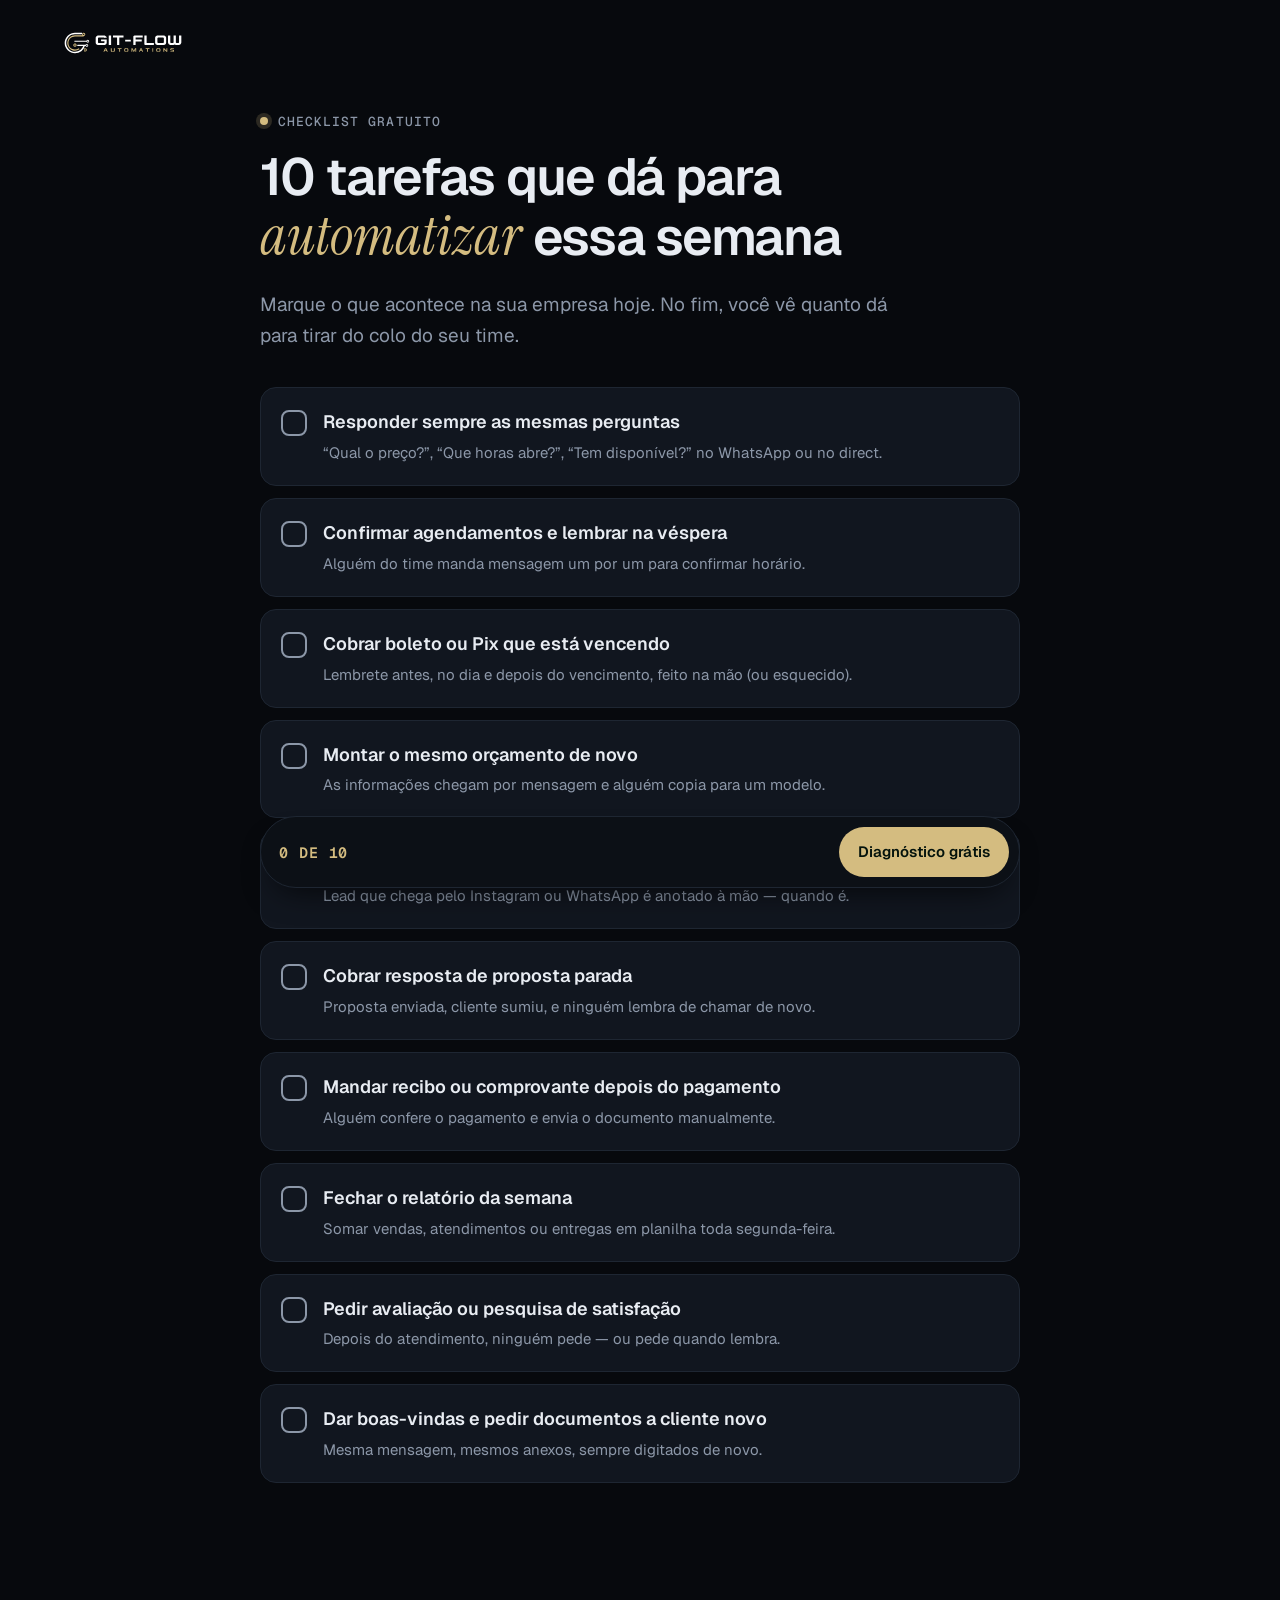
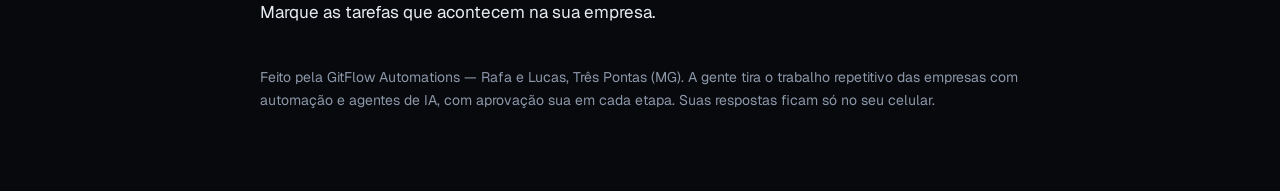
<file: checklist/index.html>
<!doctype html>
<html lang="pt-BR">
<head>
  <meta charset="utf-8">
  <meta name="viewport" content="width=device-width, initial-scale=1">
  <title>Checklist: 10 tarefas para automatizar essa semana — GitFlow Automations</title>
  <meta name="description" content="Marque o que acontece na sua empresa e descubra o que dá para automatizar já. Checklist gratuito da GitFlow Automations, de Três Pontas (MG).">
  <meta name="theme-color" content="#07090D">
  <link rel="icon" href="../assets/img/simbolo-app.svg" type="image/svg+xml">
  <link rel="preconnect" href="https://fonts.googleapis.com">
  <link rel="preconnect" href="https://fonts.gstatic.com" crossorigin>
  <link href="https://fonts.googleapis.com/css2?family=Geist:wght@400;500;600;700&family=Geist+Mono:wght@400;500&family=Instrument+Serif:ital@1&display=swap" rel="stylesheet">
  <link rel="stylesheet" href="../assets/css/style.css?v=654617fc98">
  <style>
    .lista-check { list-style: none; margin: 0; padding: 0; display: grid; gap: 12px; }
    .tarefa { display: grid; grid-template-columns: auto 1fr; gap: 16px; align-items: start; padding: 20px; border: 1px solid var(--line); border-radius: var(--radius); background: var(--surface); cursor: pointer; transition: border-color .15s, background .15s; }
    .tarefa:hover { border-color: #2C3746; }
    .tarefa input { appearance: none; width: 26px; height: 26px; margin: 2px 0 0; border: 2px solid var(--muted); border-radius: 8px; display: grid; place-content: center; cursor: pointer; }
    .tarefa input::after { content: "✓"; font: 600 16px var(--mono); color: #0C1016; transform: scale(0); transition: transform .12s; }
    .tarefa input:checked { background: var(--mint); border-color: var(--mint); }
    .tarefa input:checked::after { transform: scale(1); }
    .tarefa:has(input:checked) { border-color: var(--mint); background: color-mix(in srgb, var(--mint) 8%, var(--surface)); }
    .tarefa strong { display: block; font-size: 18px; font-weight: 600; }
    .tarefa span { display: block; margin-top: 4px; color: var(--muted); font-size: 15px; }
    .placar { position: sticky; bottom: 12px; margin-top: 24px; padding: 10px 10px 10px 18px; border-radius: 999px; background: var(--bg-2); border: 1px solid var(--line); box-shadow: 0 16px 32px -16px rgba(0,0,0,.8); display: flex; align-items: center; justify-content: space-between; gap: 12px; }
    .placar .btn { padding: 12px 18px; font-size: 15px; }
    .resultado { margin-top: 20px; font-size: 17px; color: var(--text); }
    .placar p { margin: 0; }
    .placar__num { font: 600 15px var(--mono); color: var(--mint); text-transform: uppercase; letter-spacing: .06em; }
        .nota { margin-top: 40px; color: var(--muted); font-size: 14px; }
    .topo-simples { padding: 28px 0 0; }
    .topo-simples img { height: 30px; width: auto; }
    .checklist { padding: 48px 0 80px; }
    .checklist h1 { font-size: clamp(34px, 5vw, 52px); }
  </style>
</head>
<body>
  <header class="wrap topo-simples">
    <a href="../"><img src="../assets/img/logo-horizontal-escuro.svg" alt="GitFlow Automations"></a>
  </header>

  <main class="wrap checklist" style="max-width: 760px;">
    <p class="eyebrow"><span class="dot"></span> Checklist gratuito</p>
    <h1>10 tarefas que dá para <em>automatizar</em> essa semana</h1>
    <p class="lead">Marque o que acontece na sua empresa hoje. No fim, você vê quanto dá para tirar do colo do seu time.</p>

    <ol class="lista-check" style="margin-top: 36px;" data-lista>
      <li><label class="tarefa"><input type="checkbox"><div><strong>Responder sempre as mesmas perguntas</strong><span>“Qual o preço?”, “Que horas abre?”, “Tem disponível?” no WhatsApp ou no direct.</span></div></label></li>
      <li><label class="tarefa"><input type="checkbox"><div><strong>Confirmar agendamentos e lembrar na véspera</strong><span>Alguém do time manda mensagem um por um para confirmar horário.</span></div></label></li>
      <li><label class="tarefa"><input type="checkbox"><div><strong>Cobrar boleto ou Pix que está vencendo</strong><span>Lembrete antes, no dia e depois do vencimento, feito na mão (ou esquecido).</span></div></label></li>
      <li><label class="tarefa"><input type="checkbox"><div><strong>Montar o mesmo orçamento de novo</strong><span>As informações chegam por mensagem e alguém copia para um modelo.</span></div></label></li>
      <li><label class="tarefa"><input type="checkbox"><div><strong>Passar contatos para planilha ou CRM</strong><span>Lead que chega pelo Instagram ou WhatsApp é anotado à mão — quando é.</span></div></label></li>
      <li><label class="tarefa"><input type="checkbox"><div><strong>Cobrar resposta de proposta parada</strong><span>Proposta enviada, cliente sumiu, e ninguém lembra de chamar de novo.</span></div></label></li>
      <li><label class="tarefa"><input type="checkbox"><div><strong>Mandar recibo ou comprovante depois do pagamento</strong><span>Alguém confere o pagamento e envia o documento manualmente.</span></div></label></li>
      <li><label class="tarefa"><input type="checkbox"><div><strong>Fechar o relatório da semana</strong><span>Somar vendas, atendimentos ou entregas em planilha toda segunda-feira.</span></div></label></li>
      <li><label class="tarefa"><input type="checkbox"><div><strong>Pedir avaliação ou pesquisa de satisfação</strong><span>Depois do atendimento, ninguém pede — ou pede quando lembra.</span></div></label></li>
      <li><label class="tarefa"><input type="checkbox"><div><strong>Dar boas-vindas e pedir documentos a cliente novo</strong><span>Mesma mensagem, mesmos anexos, sempre digitados de novo.</span></div></label></li>
    </ol>

    <div class="placar" aria-live="polite">
      <p class="placar__num" data-num>0 de 10</p>
      <a class="btn btn--primary" data-zap href="#" target="_blank" rel="noopener">Quero o diagnóstico grátis</a>
    </div>
    <p class="resultado" data-txt>Marque as tarefas que acontecem na sua empresa.</p>

    <p class="nota">Feito pela GitFlow Automations — Rafa e Lucas, Três Pontas (MG). A gente tira o trabalho repetitivo das empresas com automação e agentes de IA, com aprovação sua em cada etapa. Suas respostas ficam só no seu celular.</p>
  </main>

  <script>
    (() => {
      const ZAP = '553598943008';
      const caixas = [...document.querySelectorAll('[data-lista] input')];
      const num = document.querySelector('[data-num]'), txt = document.querySelector('[data-txt]'), zap = document.querySelector('[data-zap]');
      const CHAVE = 'gitflow-checklist';
      try { const salvo = JSON.parse(localStorage.getItem(CHAVE) || '[]'); caixas.forEach((c, i) => c.checked = !!salvo[i]); } catch (e) {}
      function atualizar() {
        const marcadas = caixas.filter(c => c.checked);
        const n = marcadas.length;
        try { localStorage.setItem(CHAVE, JSON.stringify(caixas.map(c => c.checked))); } catch (e) {}
        num.textContent = `${n} de 10`;
        txt.textContent = n === 0 ? 'Marque as tarefas que acontecem na sua empresa.'
          : n < 3 ? 'Já dá para começar por uma delas e ganhar horas por semana.'
          : 'Sua empresa tem bastante coisa rodando na mão. Dá para automatizar boa parte disso.';
        const lista = marcadas.map(c => '• ' + c.closest('.tarefa').querySelector('strong').textContent).join('\n');
        const msg = `Oi! Vim pelo Instagram (checklist AUTOMAÇÃO). Marquei ${n} de 10:\n${lista}\nQuero o diagnóstico grátis.`;
        zap.href = `https://wa.me/${ZAP}?text=${encodeURIComponent(msg)}`;
        zap.textContent = n ? `Automatizar essas ${n}` : 'Diagnóstico grátis';
      }
      caixas.forEach(c => c.addEventListener('change', atualizar));
      atualizar();
    })();
  </script>
</body>
</html>
</file>
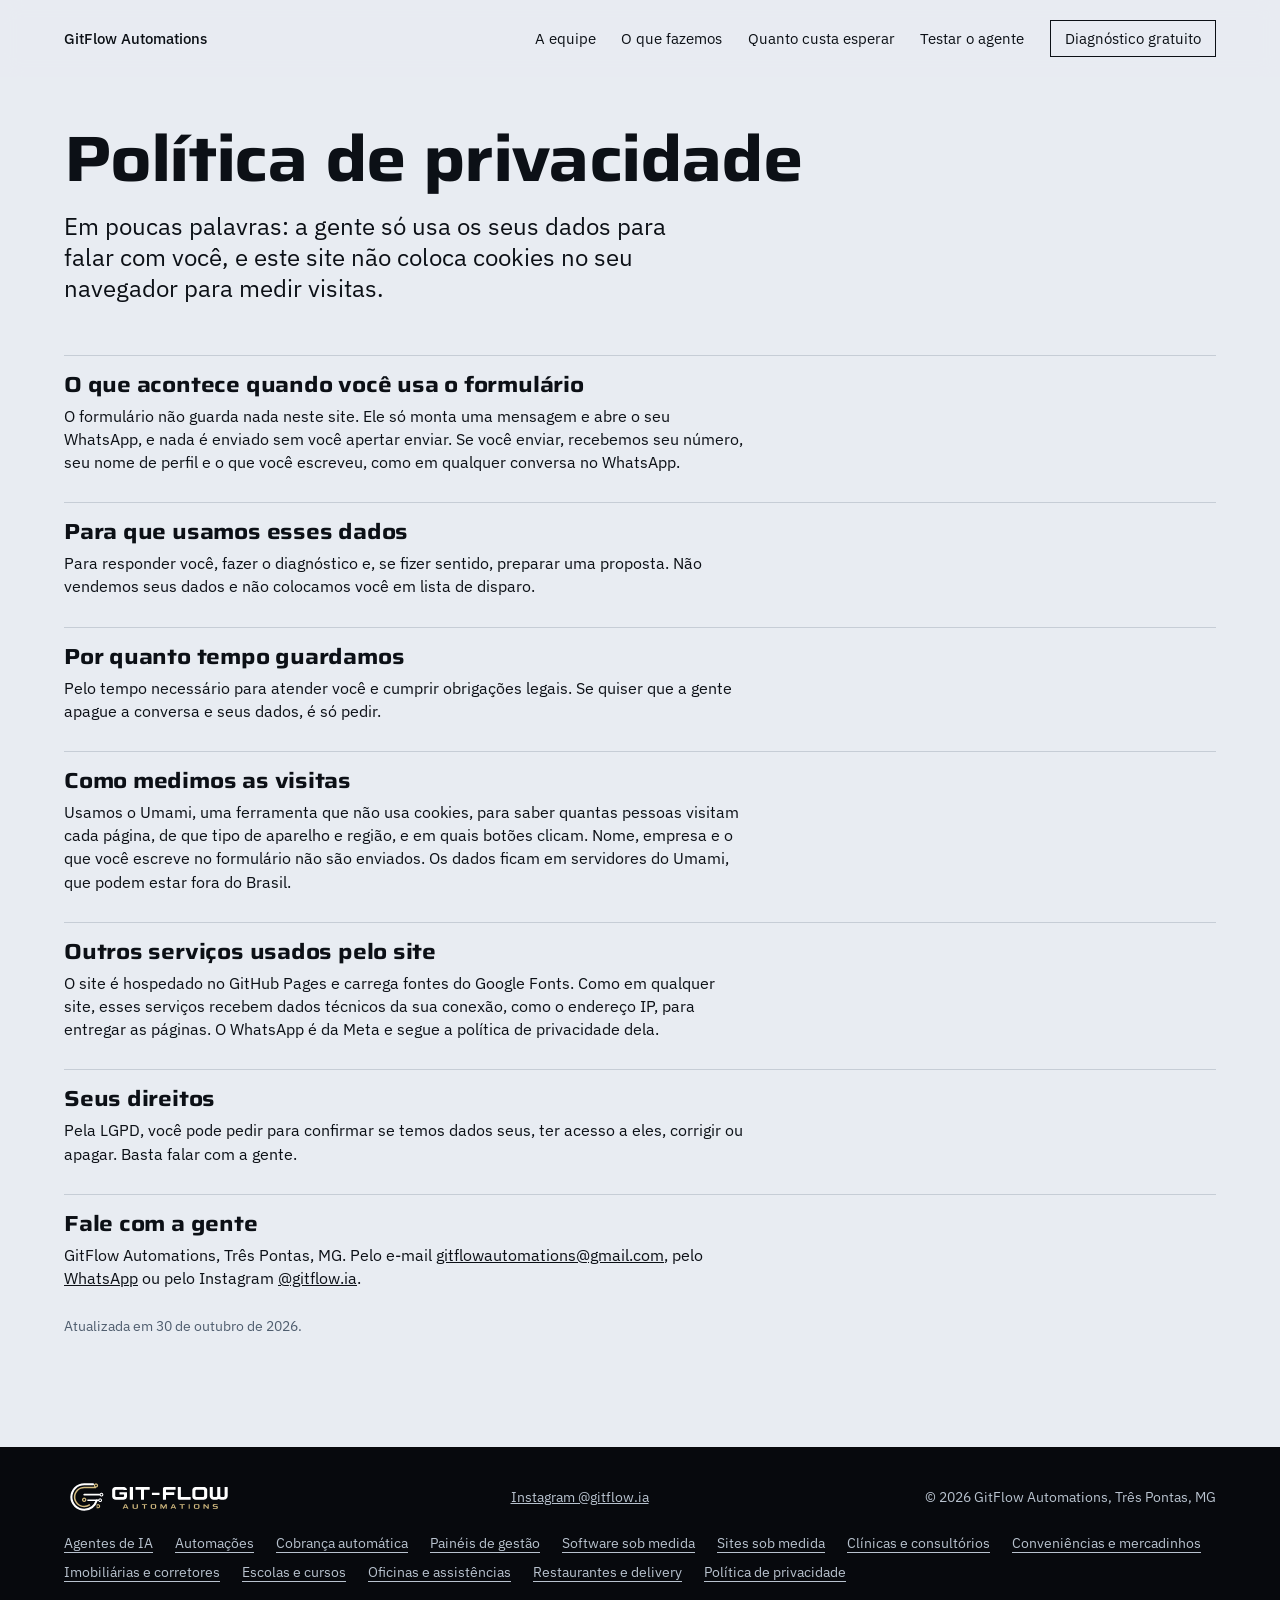
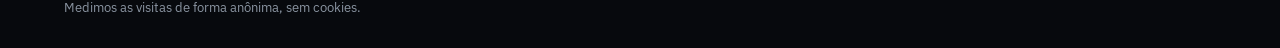
<file: privacidade/index.html>
<!doctype html>
<html lang="pt-BR">
<head>
  <meta charset="utf-8">
  <meta name="viewport" content="width=device-width, initial-scale=1">
  <title>Política de privacidade | GitFlow Automations</title>
  <meta name="description" content="Como a GitFlow Automations trata os seus dados: o que acontece no formulário, como medimos as visitas e quais são os seus direitos.">
  <meta name="theme-color" content="#07090D">
  <meta name="geo.placename" content="Três Pontas, MG">
  <meta property="og:type" content="website">
  <meta property="og:title" content="Política de privacidade da GitFlow Automations">
  <meta property="og:description" content="Como a GitFlow Automations trata os seus dados: o que acontece no formulário, como medimos as visitas e quais são os seus direitos.">
  <meta property="og:locale" content="pt_BR">
  <meta property="og:site_name" content="GitFlow Automations">
  <meta property="og:image" content="https://dfrafinha8-gif.github.io/gitflow-site/assets/img/compartilhar.jpg">
  <meta property="og:url" content="https://dfrafinha8-gif.github.io/gitflow-site/privacidade/">
  <meta name="twitter:card" content="summary_large_image">
  <link rel="canonical" href="https://dfrafinha8-gif.github.io/gitflow-site/privacidade/">
  <link rel="icon" href="../assets/img/simbolo-app.svg" type="image/svg+xml">
  <link rel="preconnect" href="https://fonts.googleapis.com">
  <link rel="preconnect" href="https://fonts.gstatic.com" crossorigin>
  <link href="https://fonts.googleapis.com/css2?family=IBM+Plex+Mono:wght@400&family=IBM+Plex+Sans:wght@400;500&family=Saira:wdth,wght@125,500;125,700&display=swap" rel="stylesheet">
  <link rel="stylesheet" href="../assets/css/site.css?v=5ff434fec4">
  <script>document.documentElement.classList.add('js');</script>
</head>
<body>
  <a class="pular" href="#conteudo">Pular para o conteúdo</a>

  <header class="nav" data-nav>
    <a class="nav__marca" href="../">GitFlow Automations</a>
    <nav aria-label="Principal">
      <a href="../#equipe">A equipe</a>
      <a href="../#o-que-fazemos">O que fazemos</a>
      <a href="../#custo">Quanto custa esperar</a>
      <a href="../#ao-vivo">Testar o agente</a>
      <a class="nav__chamar" href="../#contato">Diagnóstico gratuito</a>
    </nav>
  </header>

  <main id="conteudo">
    <section class="priv" id="topo" data-tema="papel">
      <h1>Política de privacidade</h1>
      <p class="priv__intro">Em poucas palavras: a gente só usa os seus dados para falar com você, e este site não coloca cookies no seu navegador para medir visitas.</p>
      <h2>O que acontece quando você usa o formulário</h2>
      <p>O formulário não guarda nada neste site. Ele só monta uma mensagem e abre o seu WhatsApp, e nada é enviado sem você apertar enviar. Se você enviar, recebemos seu número, seu nome de perfil e o que você escreveu, como em qualquer conversa no WhatsApp.</p>
      <h2>Para que usamos esses dados</h2>
      <p>Para responder você, fazer o diagnóstico e, se fizer sentido, preparar uma proposta. Não vendemos seus dados e não colocamos você em lista de disparo.</p>
      <h2>Por quanto tempo guardamos</h2>
      <p>Pelo tempo necessário para atender você e cumprir obrigações legais. Se quiser que a gente apague a conversa e seus dados, é só pedir.</p>
      <h2>Como medimos as visitas</h2>
      <p>Usamos o Umami, uma ferramenta que não usa cookies, para saber quantas pessoas visitam cada página, de que tipo de aparelho e região, e em quais botões clicam. Nome, empresa e o que você escreve no formulário não são enviados. Os dados ficam em servidores do Umami, que podem estar fora do Brasil.</p>
      <h2>Outros serviços usados pelo site</h2>
      <p>O site é hospedado no GitHub Pages e carrega fontes do Google Fonts. Como em qualquer site, esses serviços recebem dados técnicos da sua conexão, como o endereço IP, para entregar as páginas. O WhatsApp é da Meta e segue a política de privacidade dela.</p>
      <h2>Seus direitos</h2>
      <p>Pela LGPD, você pode pedir para confirmar se temos dados seus, ter acesso a eles, corrigir ou apagar. Basta falar com a gente.</p>
      <h2>Fale com a gente</h2>
      <p>GitFlow Automations, Três Pontas, MG. Pelo e-mail <a href="mailto:gitflowautomations@gmail.com">gitflowautomations@gmail.com</a>, pelo <a href="https://wa.me/553598943008" data-whatsapp rel="noopener">WhatsApp</a> ou pelo Instagram <a href="https://www.instagram.com/gitflow.ia/" data-instagram rel="noopener">@gitflow.ia</a>.</p>
      <p class="priv__data">Atualizada em 30 de outubro de 2026.</p>
    </section>
  </main>

  <footer class="rodape" data-tema="escuro">
    <img src="../assets/img/logo-horizontal-escuro.svg" alt="GitFlow Automations" width="170">
    <nav class="rodape__links" aria-label="Páginas">
      <a href="../servicos/agentes-de-ia/">Agentes de IA</a>
      <a href="../servicos/automacoes/">Automações</a>
      <a href="../servicos/cobranca-automatica/">Cobrança automática</a>
      <a href="../servicos/paineis-de-gestao/">Painéis de gestão</a>
      <a href="../servicos/software-sob-medida/">Software sob medida</a>
      <a href="../servicos/sites-sob-medida/">Sites sob medida</a>
      <a href="../para/clinicas/">Clínicas e consultórios</a>
      <a href="../para/conveniencias/">Conveniências e mercadinhos</a>
      <a href="../para/imobiliarias/">Imobiliárias e corretores</a>
      <a href="../para/escolas-e-cursos/">Escolas e cursos</a>
      <a href="../para/oficinas/">Oficinas e assistências</a>
      <a href="../para/restaurantes/">Restaurantes e delivery</a>
      <a href="../privacidade/">Política de privacidade</a>
    </nav>
    <a href="https://www.instagram.com/gitflow.ia/" data-instagram rel="noopener">Instagram @gitflow.ia</a>
    <span>© <span data-ano>2026</span> GitFlow Automations, Três Pontas, MG</span>
    <small data-medicao hidden>Medimos as visitas de forma anônima, sem cookies.</small>
  </footer>

  <a class="fixo" href="../#contato" data-fixo>Diagnóstico gratuito</a>

  <script src="../assets/js/comum.js?v=9605746c2d" defer></script>
  <script src="../assets/js/futuro.js?v=5034dfb5b2" defer></script>
</body>
</html>
</file>
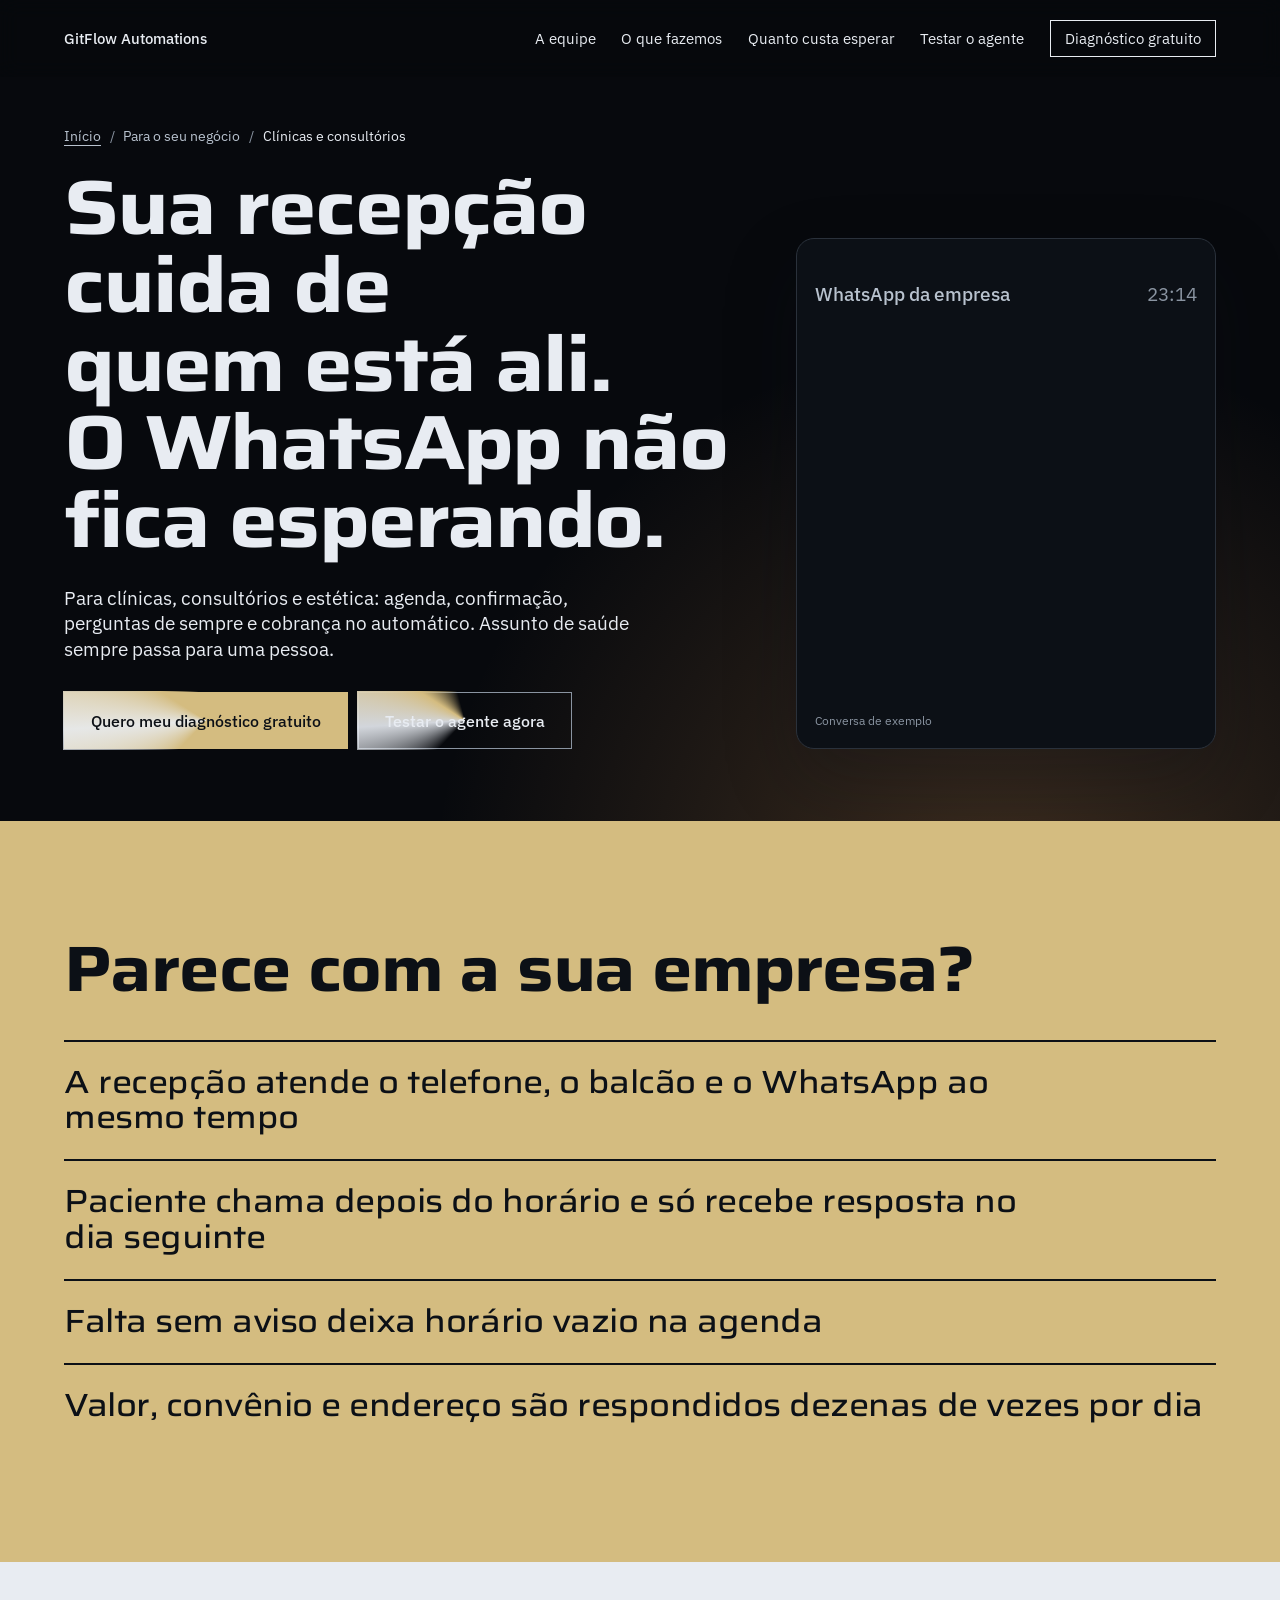
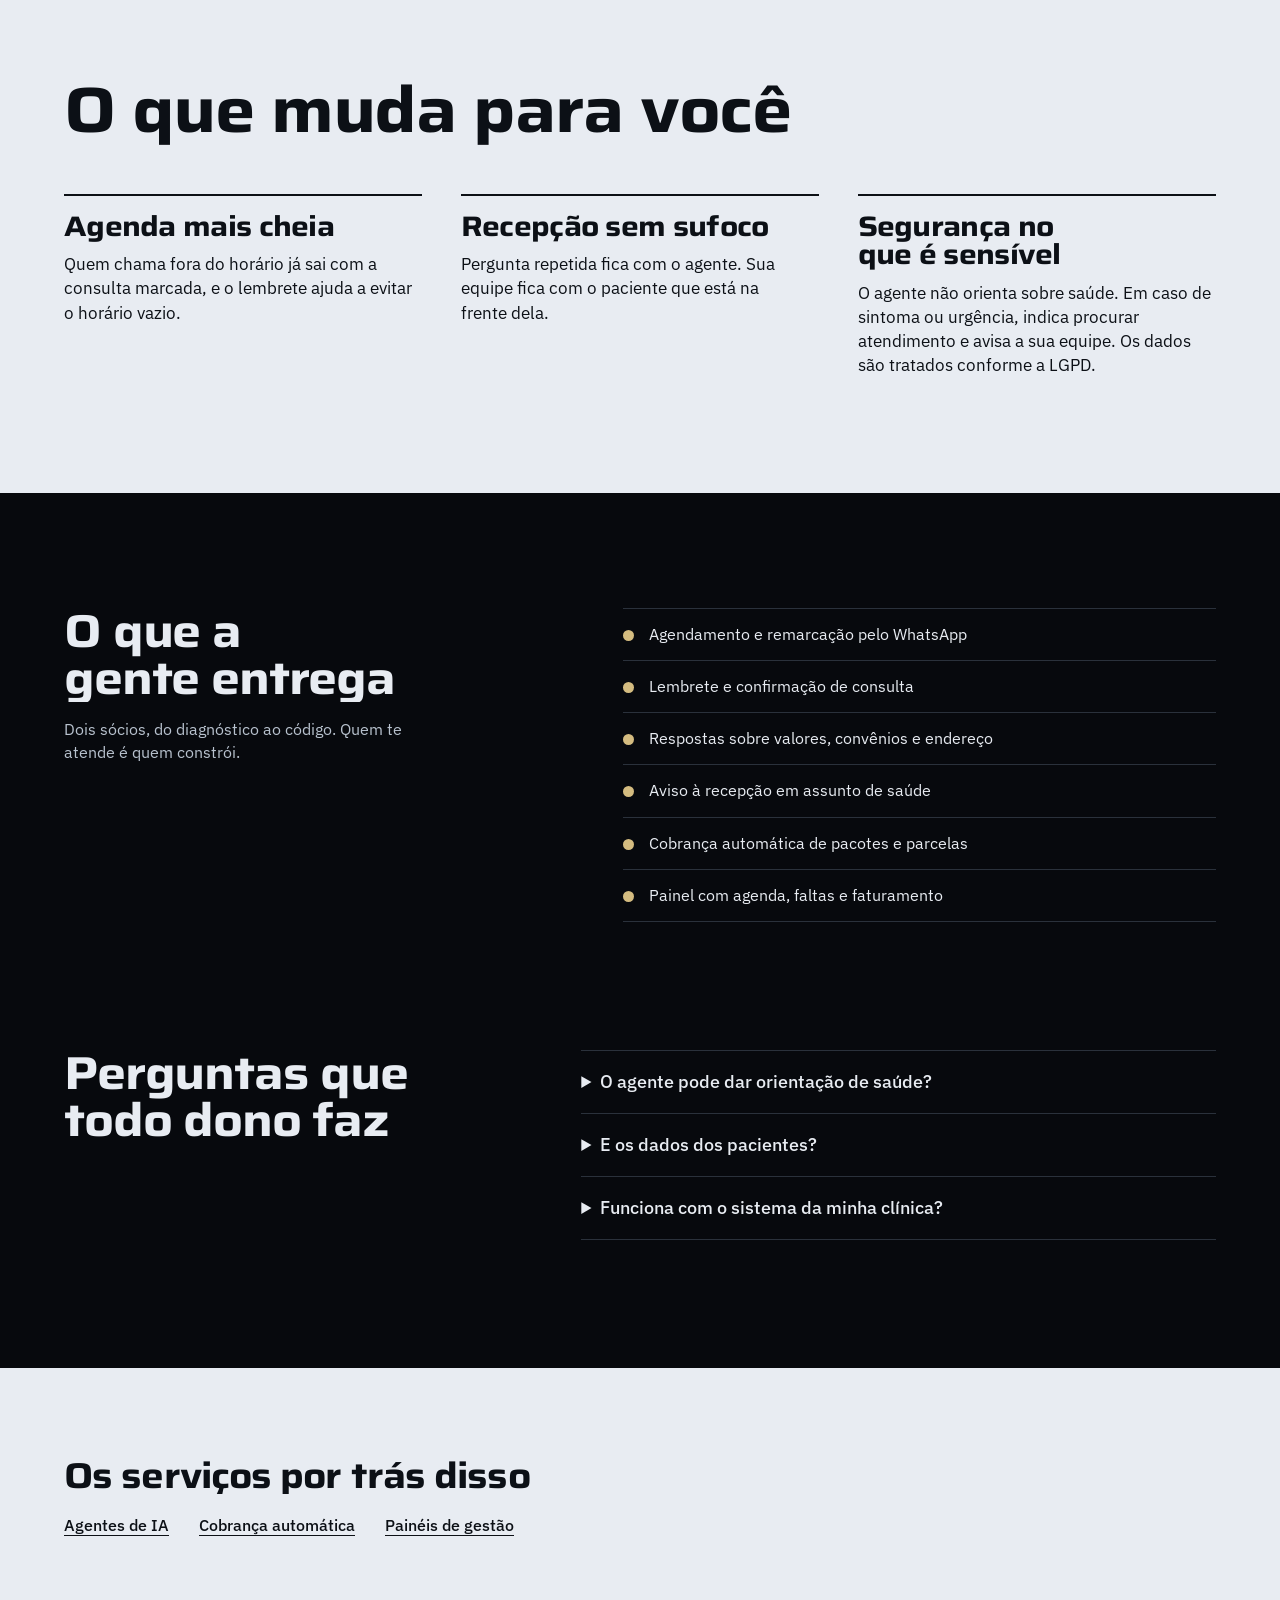
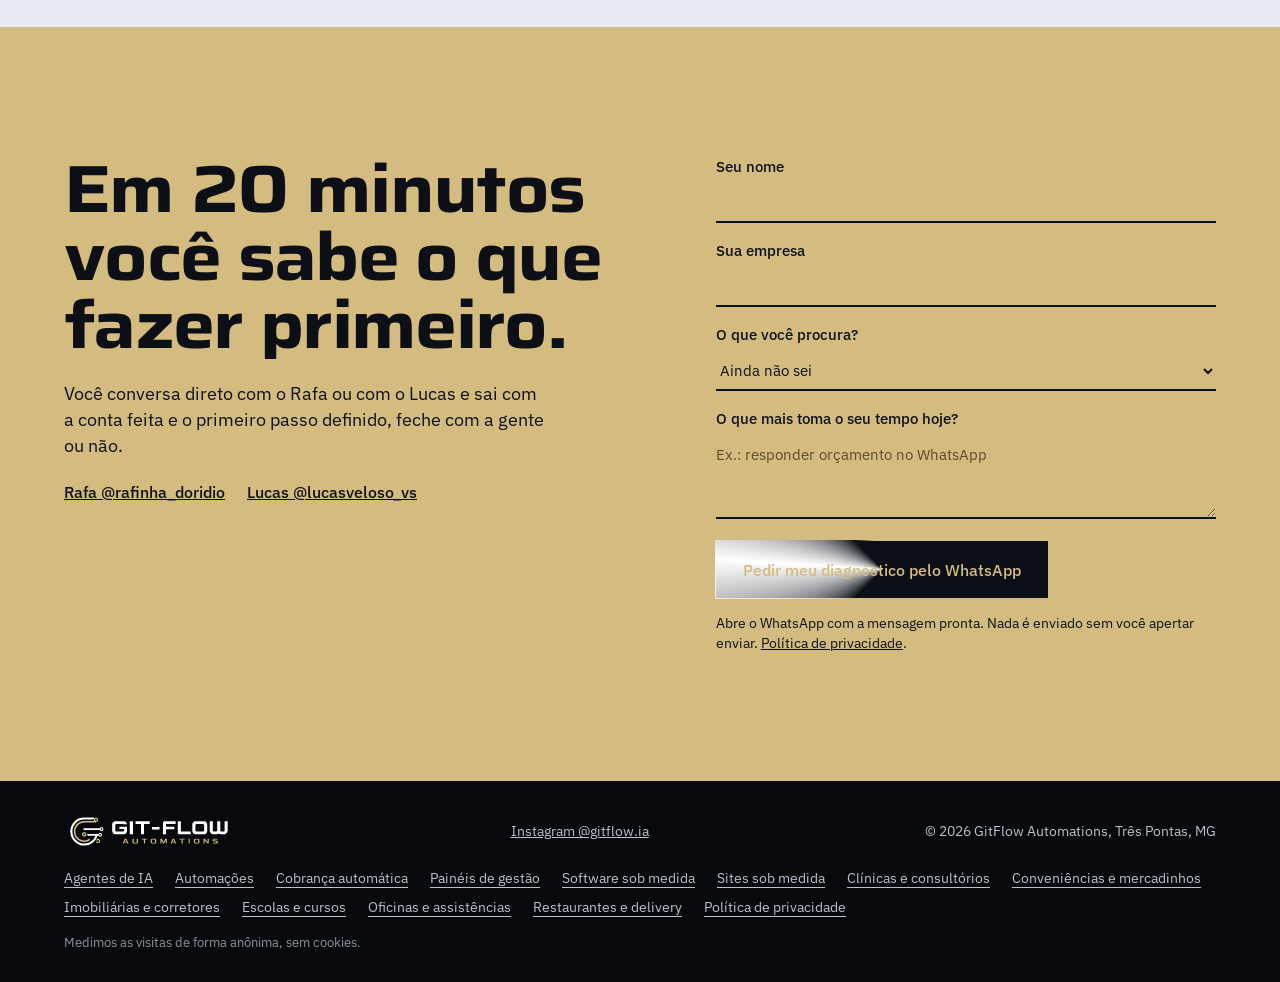
<file: para/clinicas/index.html>
<!doctype html>
<html lang="pt-BR">
<head>
  <meta charset="utf-8">
  <meta name="viewport" content="width=device-width, initial-scale=1">
  <title>Agente de IA e automação para clínicas e consultórios no Sul de Minas | GitFlow Automations</title>
  <meta name="description" content="Agenda, confirmação de consulta, perguntas de sempre e cobrança no automático, com a recepção cuidando do que precisa de gente. Diagnóstico gratuito de 20 minutos.">
  <meta name="theme-color" content="#07090D">
  <meta name="geo.placename" content="Três Pontas, MG">
  <meta property="og:type" content="website">
  <meta property="og:title" content="Sua recepção cuida de quem está ali. O WhatsApp não fica esperando.">
  <meta property="og:description" content="Agenda, confirmação de consulta, perguntas de sempre e cobrança no automático, com a recepção cuidando do que precisa de gente. Diagnóstico gratuito de 20 minutos.">
  <meta property="og:locale" content="pt_BR">
  <meta property="og:site_name" content="GitFlow Automations">
  <meta property="og:image" content="https://dfrafinha8-gif.github.io/gitflow-site/assets/img/compartilhar.jpg">
  <meta property="og:url" content="https://dfrafinha8-gif.github.io/gitflow-site/para/clinicas/">
  <meta name="twitter:card" content="summary_large_image">
  <link rel="canonical" href="https://dfrafinha8-gif.github.io/gitflow-site/para/clinicas/">
  <link rel="icon" href="../../assets/img/simbolo-app.svg" type="image/svg+xml">
  <link rel="preconnect" href="https://fonts.googleapis.com">
  <link rel="preconnect" href="https://fonts.gstatic.com" crossorigin>
  <link href="https://fonts.googleapis.com/css2?family=IBM+Plex+Mono:wght@400&family=IBM+Plex+Sans:wght@400;500&family=Saira:wdth,wght@125,500;125,700&display=swap" rel="stylesheet">
  <link rel="stylesheet" href="../../assets/css/site.css?v=5ff434fec4">
  <script type="application/ld+json">{"@context":"https://schema.org","@graph":[{"@type":"BreadcrumbList","itemListElement":[{"@type":"ListItem","position":1,"name":"Início","item":"https://dfrafinha8-gif.github.io/gitflow-site/"},{"@type":"ListItem","position":2,"name":"Clínicas e consultórios","item":"https://dfrafinha8-gif.github.io/gitflow-site/para/clinicas/"}]},{"@type":"Service","name":"Clínicas e consultórios","description":"Agenda, confirmação de consulta, perguntas de sempre e cobrança no automático, com a recepção cuidando do que precisa de gente. Diagnóstico gratuito de 20 minutos.","areaServed":["Três Pontas, MG","Sul de Minas","Brasil"],"provider":{"@type":"ProfessionalService","name":"GitFlow Automations","address":{"@type":"PostalAddress","addressLocality":"Três Pontas","addressRegion":"MG","addressCountry":"BR"}}}]}</script>
  <script>document.documentElement.classList.add('js');</script>
</head>
<body>
  <a class="pular" href="#conteudo">Pular para o conteúdo</a>

  <header class="nav" data-nav>
    <a class="nav__marca" href="../../">GitFlow Automations</a>
    <nav aria-label="Principal">
      <a href="../../#equipe">A equipe</a>
      <a href="../../#o-que-fazemos">O que fazemos</a>
      <a href="../../#custo">Quanto custa esperar</a>
      <a href="../../#ao-vivo">Testar o agente</a>
      <a class="nav__chamar" href="#contato">Diagnóstico gratuito</a>
    </nav>
  </header>

  <main id="conteudo">
    <section class="pag-abre pag-abre--demo" id="topo" data-tema="escuro">
      <div class="pag-abre__texto">
        <nav class="migalhas" aria-label="Você está em"><ol><li><a href="../../">Início</a></li><li>Para o seu negócio</li><li aria-current="page">Clínicas e consultórios</li></ol></nav>
        <h1>Sua recepção cuida de quem está ali. <b>O WhatsApp não fica esperando.</b></h1>
        <p>Para clínicas, consultórios e estética: agenda, confirmação, perguntas de sempre e cobrança no automático. Assunto de saúde sempre passa para uma pessoa.</p>
        <div class="abre__botoes">
          <a class="botao" href="#contato" data-interesse="Ainda não sei">Quero meu diagnóstico gratuito</a>
          <a class="botao botao--linha" href="../../#ao-vivo">Testar o agente agora</a>
        </div>
      </div>
      <div class="demo" data-demo aria-hidden="true">
        <p class="demo__topo">WhatsApp da empresa<span>23:14</span></p>
        <div class="demo__corpo">
          <p class="bolha" data-em="300">Boa noite! Vocês atendem sábado?</p>
          <p class="bolha bolha--agente" data-em="1100" data-troca="1900"><span class="demo__antes">digitando…</span><span class="demo__depois">Atendemos sim, das 8h às 13h. Quer que eu reserve um horário?</span></p>
          <p class="bolha" data-em="3300">Quero, às 10h</p>
          <p class="bolha bolha--agente" data-em="4100" data-troca="4800"><span class="demo__antes">digitando…</span><span class="demo__depois">Pronto, sábado às 10h. Te mando um lembrete na sexta. 👍</span></p>
          <p class="demo__selo" data-em="5800">Horário salvo na agenda, sem ninguém acordado</p>
        </div>
        <small class="demo__nota">Conversa de exemplo</small>
      </div>
    </section>

    <section class="pag-dor" id="dor" data-tema="ouro">
      <h2>Parece com a sua empresa?</h2>
      <ul>
        <li>A recepção atende o telefone, o balcão e o WhatsApp ao mesmo tempo</li>
        <li>Paciente chama depois do horário e só recebe resposta no dia seguinte</li>
        <li>Falta sem aviso deixa horário vazio na agenda</li>
        <li>Valor, convênio e endereço são respondidos dezenas de vezes por dia</li>
      </ul>
    </section>

    <section class="pag-muda" id="muda" data-tema="papel">
      <h2>O que muda para você</h2>
      <div class="pag-muda__lista">
        <div><h3>Agenda mais cheia</h3><p>Quem chama fora do horário já sai com a consulta marcada, e o lembrete ajuda a evitar o horário vazio.</p></div>
        <div><h3>Recepção sem sufoco</h3><p>Pergunta repetida fica com o agente. Sua equipe fica com o paciente que está na frente dela.</p></div>
        <div><h3>Segurança no que é sensível</h3><p>O agente não orienta sobre saúde. Em caso de sintoma ou urgência, indica procurar atendimento e avisa a sua equipe. Os dados são tratados conforme a LGPD.</p></div>
      </div>
    </section>

    <section class="pag-entrega" id="entrega" data-tema="escuro">
      <div>
        <h2>O que a gente entrega</h2>
        <p>Dois sócios, do diagnóstico ao código. Quem te atende é quem constrói.</p>
      </div>
      <ul>
        <li>Agendamento e remarcação pelo WhatsApp</li>
        <li>Lembrete e confirmação de consulta</li>
        <li>Respostas sobre valores, convênios e endereço</li>
        <li>Aviso à recepção em assunto de saúde</li>
        <li>Cobrança automática de pacotes e parcelas</li>
        <li>Painel com agenda, faltas e faturamento</li>
      </ul>
    </section>

    <section class="duvidas" id="duvidas" data-tema="escuro">
      <h2>Perguntas que todo dono faz</h2>
      <div>
        <details><summary>O agente pode dar orientação de saúde?</summary><p>Não. Ele foi feito para não fazer isso. Quando aparece sintoma ou urgência, indica procurar atendimento e avisa a sua equipe.</p></details>
        <details><summary>E os dados dos pacientes?</summary><p>Dados de saúde pedem cuidado redobrado. Usamos as permissões mínimas necessárias, seguimos a LGPD e documentamos por onde cada dado passa.</p></details>
        <details><summary>Funciona com o sistema da minha clínica?</summary><p>Depende de como ele se conecta com outros sistemas. A gente verifica no diagnóstico e te diz o que dá para ligar antes de você decidir qualquer coisa.</p></details>
      </div>
    </section>

    <section class="pag-outros" id="outros" data-tema="papel">
      <h2>Os serviços por trás disso</h2>
      <div>
        <a href="../../servicos/agentes-de-ia/">Agentes de IA</a>
        <a href="../../servicos/cobranca-automatica/">Cobrança automática</a>
        <a href="../../servicos/paineis-de-gestao/">Painéis de gestão</a>
      </div>
    </section>

    <section class="contato" id="contato" data-tema="ouro">
      <div>
        <h2>Em 20 minutos você sabe o que fazer primeiro.</h2>
        <p>Você conversa direto com o Rafa ou com o Lucas e sai com a conta feita e o primeiro passo definido, feche com a gente ou não.</p>
        <p class="contato__socios"><a href="https://www.instagram.com/rafinha_doridio/" rel="noopener">Rafa @rafinha_doridio</a><a href="https://www.instagram.com/lucasveloso_vs/" rel="noopener">Lucas @lucasveloso_vs</a></p>
      </div>
      <form class="form" data-contato novalidate>
        <label>Seu nome<input name="nome" autocomplete="name" required></label>
        <label>Sua empresa<input name="empresa" autocomplete="organization"></label>
        <label>O que você procura?<select name="interesse" data-interesse-campo>
          <option selected>Ainda não sei</option>
          <option>Agente de IA</option>
          <option>Automação</option>
          <option>Cobrança automática</option>
          <option>Painel de gestão</option>
          <option>Software sob medida</option>
          <option>Site sob medida</option>
        </select></label>
        <label>O que mais toma o seu tempo hoje?<textarea name="processo" rows="3" autocomplete="off" required placeholder="Ex.: responder orçamento no WhatsApp"></textarea></label>
        <button type="submit" class="botao botao--tinta">Pedir meu diagnóstico pelo WhatsApp</button>
        <small>Abre o WhatsApp com a mensagem pronta. Nada é enviado sem você apertar enviar. <a href="../../privacidade/">Política de privacidade</a>.</small>
      </form>
    </section>
  </main>

  <footer class="rodape" data-tema="escuro">
    <img src="../../assets/img/logo-horizontal-escuro.svg" alt="GitFlow Automations" width="170">
    <nav class="rodape__links" aria-label="Páginas">
      <a href="../../servicos/agentes-de-ia/">Agentes de IA</a>
      <a href="../../servicos/automacoes/">Automações</a>
      <a href="../../servicos/cobranca-automatica/">Cobrança automática</a>
      <a href="../../servicos/paineis-de-gestao/">Painéis de gestão</a>
      <a href="../../servicos/software-sob-medida/">Software sob medida</a>
      <a href="../../servicos/sites-sob-medida/">Sites sob medida</a>
      <a href="../../para/clinicas/">Clínicas e consultórios</a>
      <a href="../../para/conveniencias/">Conveniências e mercadinhos</a>
      <a href="../../para/imobiliarias/">Imobiliárias e corretores</a>
      <a href="../../para/escolas-e-cursos/">Escolas e cursos</a>
      <a href="../../para/oficinas/">Oficinas e assistências</a>
      <a href="../../para/restaurantes/">Restaurantes e delivery</a>
      <a href="../../privacidade/">Política de privacidade</a>
    </nav>
    <a href="https://www.instagram.com/gitflow.ia/" data-instagram rel="noopener">Instagram @gitflow.ia</a>
    <span>© <span data-ano>2026</span> GitFlow Automations, Três Pontas, MG</span>
    <small data-medicao hidden>Medimos as visitas de forma anônima, sem cookies.</small>
  </footer>

  <a class="fixo" href="#contato" data-fixo>Diagnóstico gratuito</a>

  <script src="../../assets/js/comum.js?v=9605746c2d" defer></script>
  <script src="../../assets/js/futuro.js?v=5034dfb5b2" defer></script>
  <script src="../../assets/js/demos.js?v=25cef8f12f" defer></script>
</body>
</html>
</file>
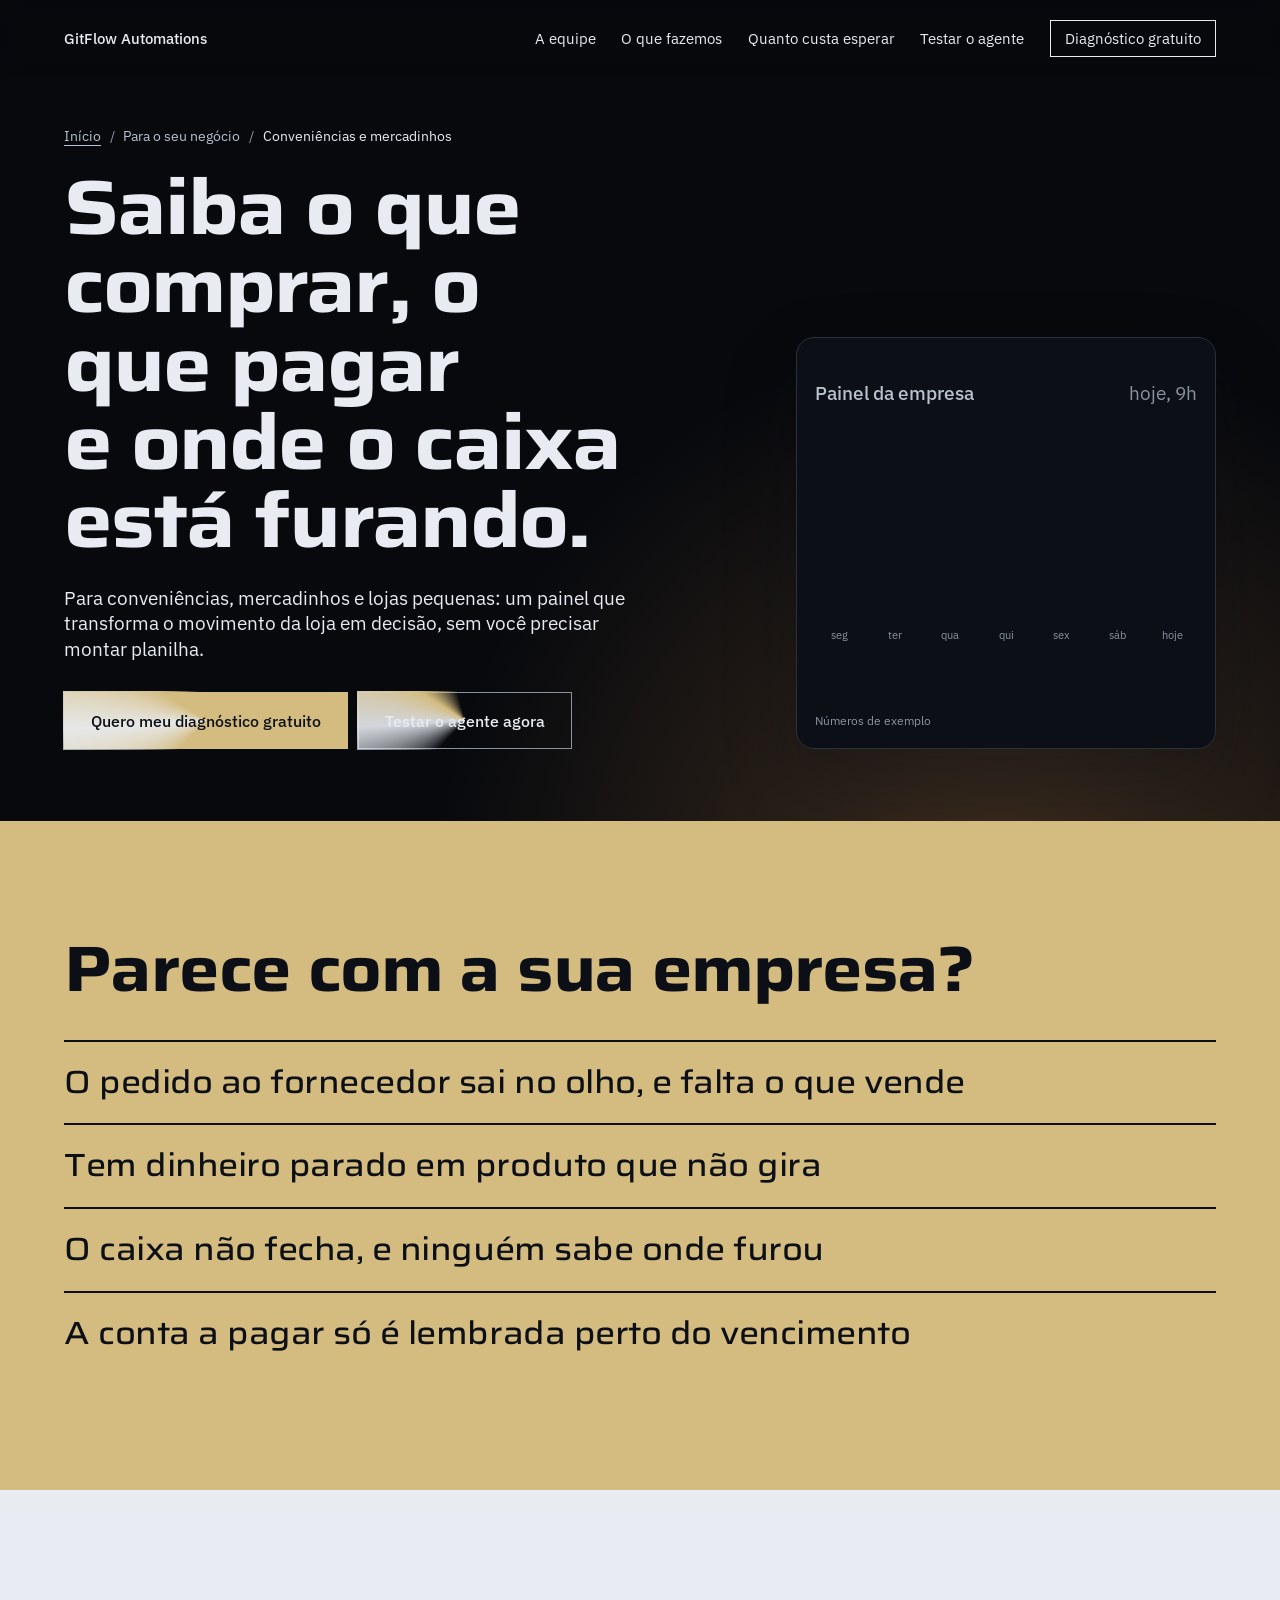
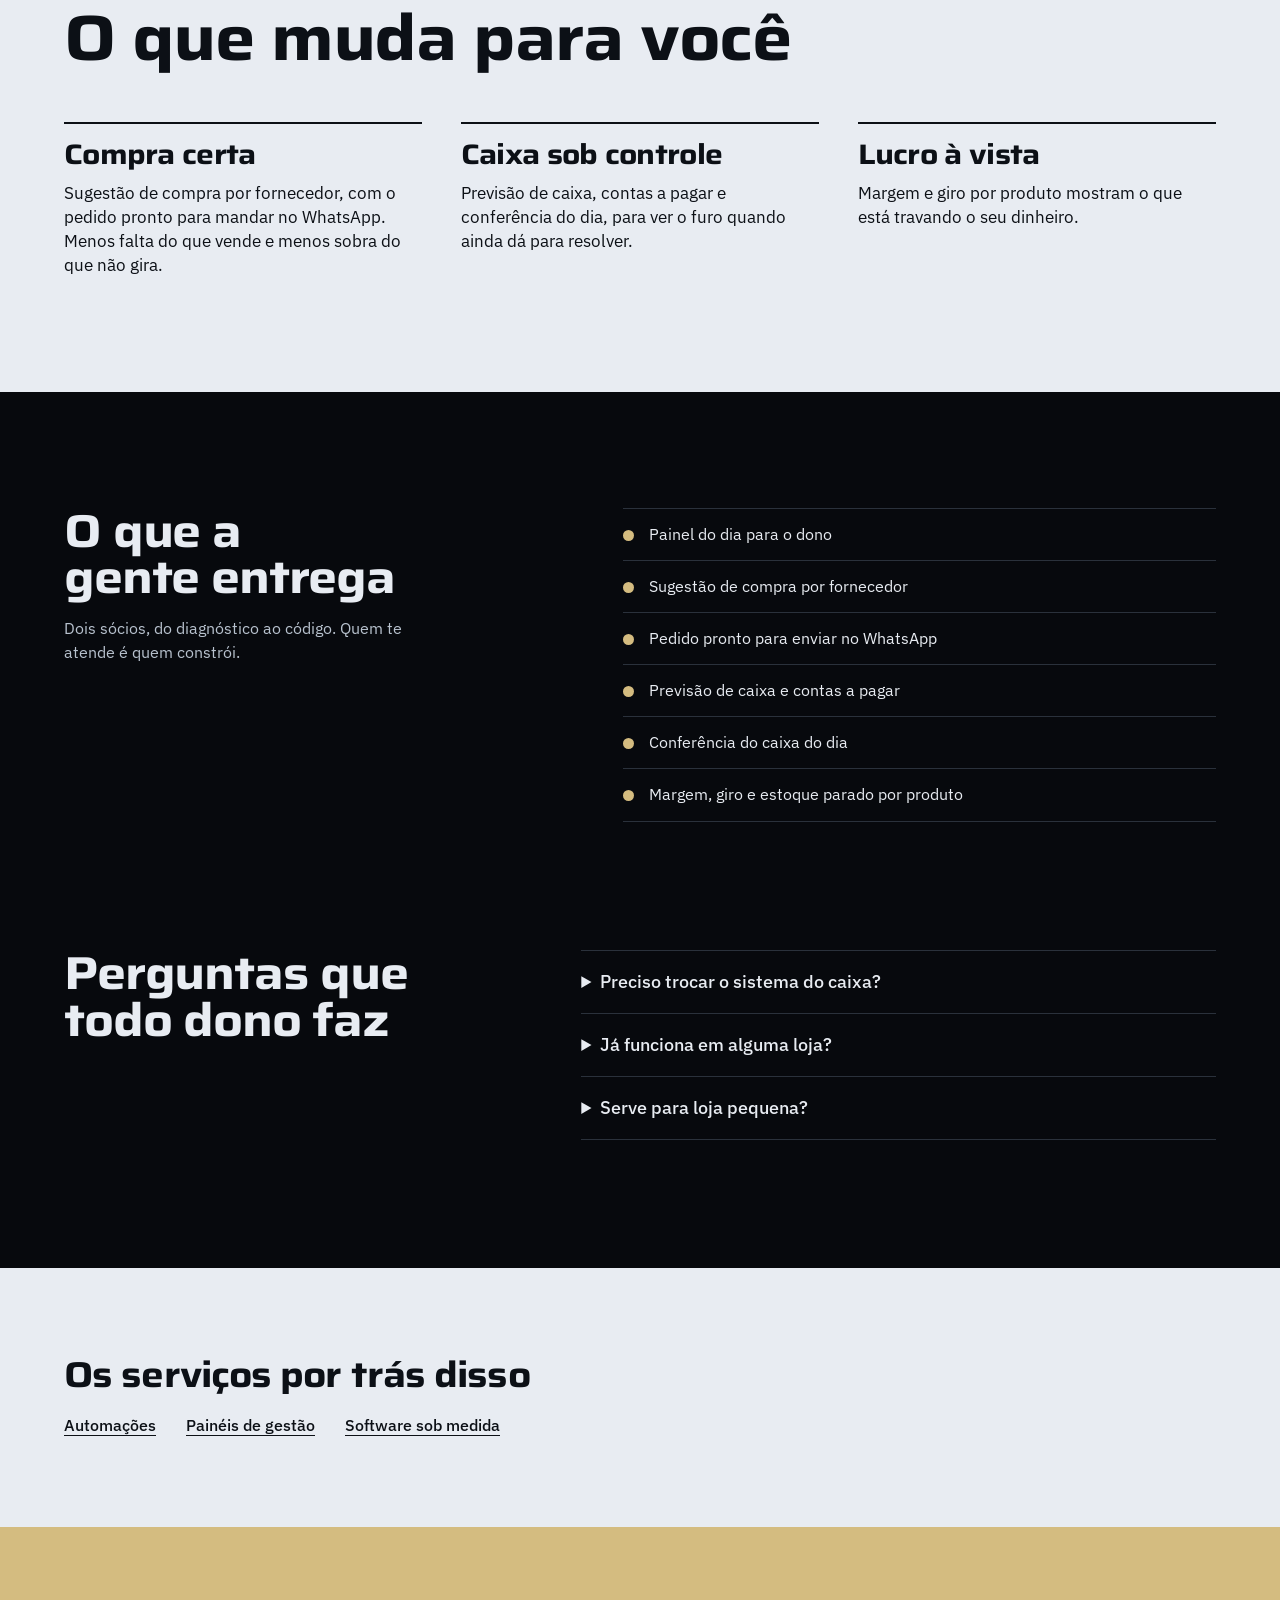
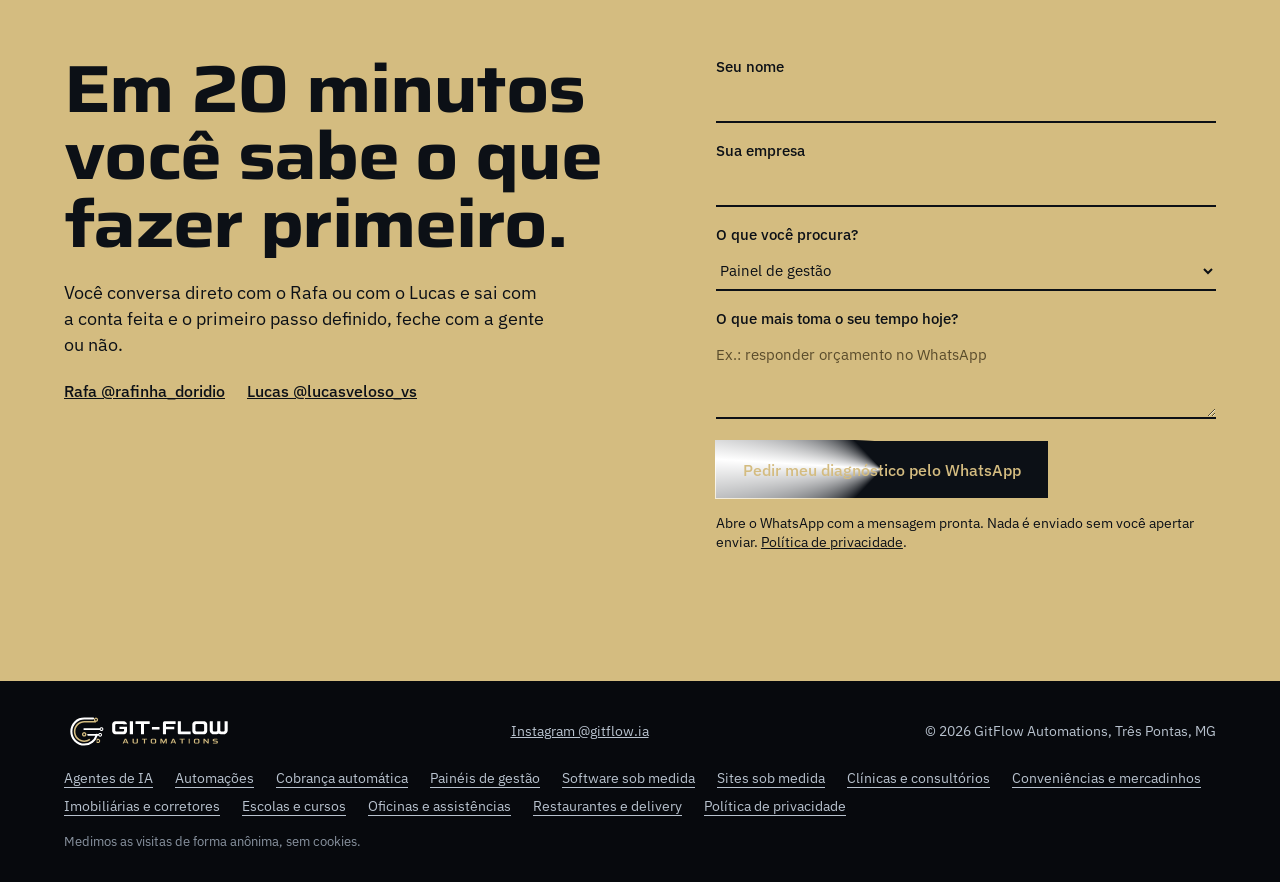
<file: para/conveniencias/index.html>
<!doctype html>
<html lang="pt-BR">
<head>
  <meta charset="utf-8">
  <meta name="viewport" content="width=device-width, initial-scale=1">
  <title>Sistema de gestão para conveniências e mercadinhos no Sul de Minas | GitFlow Automations</title>
  <meta name="description" content="Saiba o que comprar, o que pagar e onde o caixa está furando, sem depender de planilha. Painel e automação para conveniências e mercadinhos. Diagnóstico gratuito de 20 minutos.">
  <meta name="theme-color" content="#07090D">
  <meta name="geo.placename" content="Três Pontas, MG">
  <meta property="og:type" content="website">
  <meta property="og:title" content="Saiba o que comprar, o que pagar e onde o caixa está furando.">
  <meta property="og:description" content="Saiba o que comprar, o que pagar e onde o caixa está furando, sem depender de planilha. Painel e automação para conveniências e mercadinhos. Diagnóstico gratuito de 20 minutos.">
  <meta property="og:locale" content="pt_BR">
  <meta property="og:site_name" content="GitFlow Automations">
  <meta property="og:image" content="https://dfrafinha8-gif.github.io/gitflow-site/assets/img/compartilhar.jpg">
  <meta property="og:url" content="https://dfrafinha8-gif.github.io/gitflow-site/para/conveniencias/">
  <meta name="twitter:card" content="summary_large_image">
  <link rel="canonical" href="https://dfrafinha8-gif.github.io/gitflow-site/para/conveniencias/">
  <link rel="icon" href="../../assets/img/simbolo-app.svg" type="image/svg+xml">
  <link rel="preconnect" href="https://fonts.googleapis.com">
  <link rel="preconnect" href="https://fonts.gstatic.com" crossorigin>
  <link href="https://fonts.googleapis.com/css2?family=IBM+Plex+Mono:wght@400&family=IBM+Plex+Sans:wght@400;500&family=Saira:wdth,wght@125,500;125,700&display=swap" rel="stylesheet">
  <link rel="stylesheet" href="../../assets/css/site.css?v=5ff434fec4">
  <script type="application/ld+json">{"@context":"https://schema.org","@graph":[{"@type":"BreadcrumbList","itemListElement":[{"@type":"ListItem","position":1,"name":"Início","item":"https://dfrafinha8-gif.github.io/gitflow-site/"},{"@type":"ListItem","position":2,"name":"Conveniências e mercadinhos","item":"https://dfrafinha8-gif.github.io/gitflow-site/para/conveniencias/"}]},{"@type":"Service","name":"Conveniências e mercadinhos","description":"Saiba o que comprar, o que pagar e onde o caixa está furando, sem depender de planilha. Painel e automação para conveniências e mercadinhos. Diagnóstico gratuito de 20 minutos.","areaServed":["Três Pontas, MG","Sul de Minas","Brasil"],"provider":{"@type":"ProfessionalService","name":"GitFlow Automations","address":{"@type":"PostalAddress","addressLocality":"Três Pontas","addressRegion":"MG","addressCountry":"BR"}}}]}</script>
  <script>document.documentElement.classList.add('js');</script>
</head>
<body>
  <a class="pular" href="#conteudo">Pular para o conteúdo</a>

  <header class="nav" data-nav>
    <a class="nav__marca" href="../../">GitFlow Automations</a>
    <nav aria-label="Principal">
      <a href="../../#equipe">A equipe</a>
      <a href="../../#o-que-fazemos">O que fazemos</a>
      <a href="../../#custo">Quanto custa esperar</a>
      <a href="../../#ao-vivo">Testar o agente</a>
      <a class="nav__chamar" href="#contato">Diagnóstico gratuito</a>
    </nav>
  </header>

  <main id="conteudo">
    <section class="pag-abre pag-abre--demo" id="topo" data-tema="escuro">
      <div class="pag-abre__texto">
        <nav class="migalhas" aria-label="Você está em"><ol><li><a href="../../">Início</a></li><li>Para o seu negócio</li><li aria-current="page">Conveniências e mercadinhos</li></ol></nav>
        <h1>Saiba o que comprar, o que pagar <b>e onde o caixa está furando.</b></h1>
        <p>Para conveniências, mercadinhos e lojas pequenas: um painel que transforma o movimento da loja em decisão, sem você precisar montar planilha.</p>
        <div class="abre__botoes">
          <a class="botao" href="#contato" data-interesse="Painel de gestão">Quero meu diagnóstico gratuito</a>
          <a class="botao botao--linha" href="../../#ao-vivo">Testar o agente agora</a>
        </div>
      </div>
      <div class="demo" data-demo aria-hidden="true">
        <p class="demo__topo">Painel da empresa<span>hoje, 9h</span></p>
        <div class="demo__corpo">
          <div class="demo__kpis">
            <p data-em="300"><b data-conta="4870" data-moeda>R$ 4.870</b><span>vendas hoje</span></p>
            <p data-em="500"><b data-conta="23">23</b><span>pedidos</span></p>
            <p data-em="700"><b data-conta="2">2</b><span>esperam você</span></p>
          </div>
          <div class="demo__barras" data-em="1200">
            <i style="--h:46%;--i:0"></i><i style="--h:62%;--i:1"></i><i style="--h:38%;--i:2"></i><i style="--h:70%;--i:3"></i><i style="--h:84%;--i:4"></i><i style="--h:58%;--i:5"></i><i style="--h:92%;--i:6"></i>
          </div>
          <p class="demo__dias"><span>seg</span><span>ter</span><span>qua</span><span>qui</span><span>sex</span><span>sáb</span><span>hoje</span></p>
          <p class="demo__alerta" data-em="2800">Estoque: 3 produtos acabam essa semana.</p>
        </div>
        <small class="demo__nota">Números de exemplo</small>
      </div>
    </section>

    <section class="pag-dor" id="dor" data-tema="ouro">
      <h2>Parece com a sua empresa?</h2>
      <ul>
        <li>O pedido ao fornecedor sai no olho, e falta o que vende</li>
        <li>Tem dinheiro parado em produto que não gira</li>
        <li>O caixa não fecha, e ninguém sabe onde furou</li>
        <li>A conta a pagar só é lembrada perto do vencimento</li>
      </ul>
    </section>

    <section class="pag-muda" id="muda" data-tema="papel">
      <h2>O que muda para você</h2>
      <div class="pag-muda__lista">
        <div><h3>Compra certa</h3><p>Sugestão de compra por fornecedor, com o pedido pronto para mandar no WhatsApp. Menos falta do que vende e menos sobra do que não gira.</p></div>
        <div><h3>Caixa sob controle</h3><p>Previsão de caixa, contas a pagar e conferência do dia, para ver o furo quando ainda dá para resolver.</p></div>
        <div><h3>Lucro à vista</h3><p>Margem e giro por produto mostram o que está travando o seu dinheiro.</p></div>
      </div>
    </section>

    <section class="pag-entrega" id="entrega" data-tema="escuro">
      <div>
        <h2>O que a gente entrega</h2>
        <p>Dois sócios, do diagnóstico ao código. Quem te atende é quem constrói.</p>
      </div>
      <ul>
        <li>Painel do dia para o dono</li>
        <li>Sugestão de compra por fornecedor</li>
        <li>Pedido pronto para enviar no WhatsApp</li>
        <li>Previsão de caixa e contas a pagar</li>
        <li>Conferência do caixa do dia</li>
        <li>Margem, giro e estoque parado por produto</li>
      </ul>
    </section>

    <section class="duvidas" id="duvidas" data-tema="escuro">
      <h2>Perguntas que todo dono faz</h2>
      <div>
        <details><summary>Preciso trocar o sistema do caixa?</summary><p>Na maioria dos casos, não. A gente verifica no diagnóstico como pegar os dados do que você já usa.</p></details>
        <details><summary>Já funciona em alguma loja?</summary><p>Já construímos um painel assim para uma loja de conveniência. Por respeito ao cliente não citamos o nome, mas na conversa a gente te conta como ficou.</p></details>
        <details><summary>Serve para loja pequena?</summary><p>É justamente para ela. Quando o dono é quem compra, paga e confere, cada erro de compra pesa no resultado.</p></details>
      </div>
    </section>

    <section class="pag-outros" id="outros" data-tema="papel">
      <h2>Os serviços por trás disso</h2>
      <div>
        <a href="../../servicos/automacoes/">Automações</a>
        <a href="../../servicos/paineis-de-gestao/">Painéis de gestão</a>
        <a href="../../servicos/software-sob-medida/">Software sob medida</a>
      </div>
    </section>

    <section class="contato" id="contato" data-tema="ouro">
      <div>
        <h2>Em 20 minutos você sabe o que fazer primeiro.</h2>
        <p>Você conversa direto com o Rafa ou com o Lucas e sai com a conta feita e o primeiro passo definido, feche com a gente ou não.</p>
        <p class="contato__socios"><a href="https://www.instagram.com/rafinha_doridio/" rel="noopener">Rafa @rafinha_doridio</a><a href="https://www.instagram.com/lucasveloso_vs/" rel="noopener">Lucas @lucasveloso_vs</a></p>
      </div>
      <form class="form" data-contato novalidate>
        <label>Seu nome<input name="nome" autocomplete="name" required></label>
        <label>Sua empresa<input name="empresa" autocomplete="organization"></label>
        <label>O que você procura?<select name="interesse" data-interesse-campo>
          <option>Ainda não sei</option>
          <option>Agente de IA</option>
          <option>Automação</option>
          <option>Cobrança automática</option>
          <option selected>Painel de gestão</option>
          <option>Software sob medida</option>
          <option>Site sob medida</option>
        </select></label>
        <label>O que mais toma o seu tempo hoje?<textarea name="processo" rows="3" autocomplete="off" required placeholder="Ex.: responder orçamento no WhatsApp"></textarea></label>
        <button type="submit" class="botao botao--tinta">Pedir meu diagnóstico pelo WhatsApp</button>
        <small>Abre o WhatsApp com a mensagem pronta. Nada é enviado sem você apertar enviar. <a href="../../privacidade/">Política de privacidade</a>.</small>
      </form>
    </section>
  </main>

  <footer class="rodape" data-tema="escuro">
    <img src="../../assets/img/logo-horizontal-escuro.svg" alt="GitFlow Automations" width="170">
    <nav class="rodape__links" aria-label="Páginas">
      <a href="../../servicos/agentes-de-ia/">Agentes de IA</a>
      <a href="../../servicos/automacoes/">Automações</a>
      <a href="../../servicos/cobranca-automatica/">Cobrança automática</a>
      <a href="../../servicos/paineis-de-gestao/">Painéis de gestão</a>
      <a href="../../servicos/software-sob-medida/">Software sob medida</a>
      <a href="../../servicos/sites-sob-medida/">Sites sob medida</a>
      <a href="../../para/clinicas/">Clínicas e consultórios</a>
      <a href="../../para/conveniencias/">Conveniências e mercadinhos</a>
      <a href="../../para/imobiliarias/">Imobiliárias e corretores</a>
      <a href="../../para/escolas-e-cursos/">Escolas e cursos</a>
      <a href="../../para/oficinas/">Oficinas e assistências</a>
      <a href="../../para/restaurantes/">Restaurantes e delivery</a>
      <a href="../../privacidade/">Política de privacidade</a>
    </nav>
    <a href="https://www.instagram.com/gitflow.ia/" data-instagram rel="noopener">Instagram @gitflow.ia</a>
    <span>© <span data-ano>2026</span> GitFlow Automations, Três Pontas, MG</span>
    <small data-medicao hidden>Medimos as visitas de forma anônima, sem cookies.</small>
  </footer>

  <a class="fixo" href="#contato" data-fixo>Diagnóstico gratuito</a>

  <script src="../../assets/js/comum.js?v=9605746c2d" defer></script>
  <script src="../../assets/js/futuro.js?v=5034dfb5b2" defer></script>
  <script src="../../assets/js/demos.js?v=25cef8f12f" defer></script>
</body>
</html>
</file>
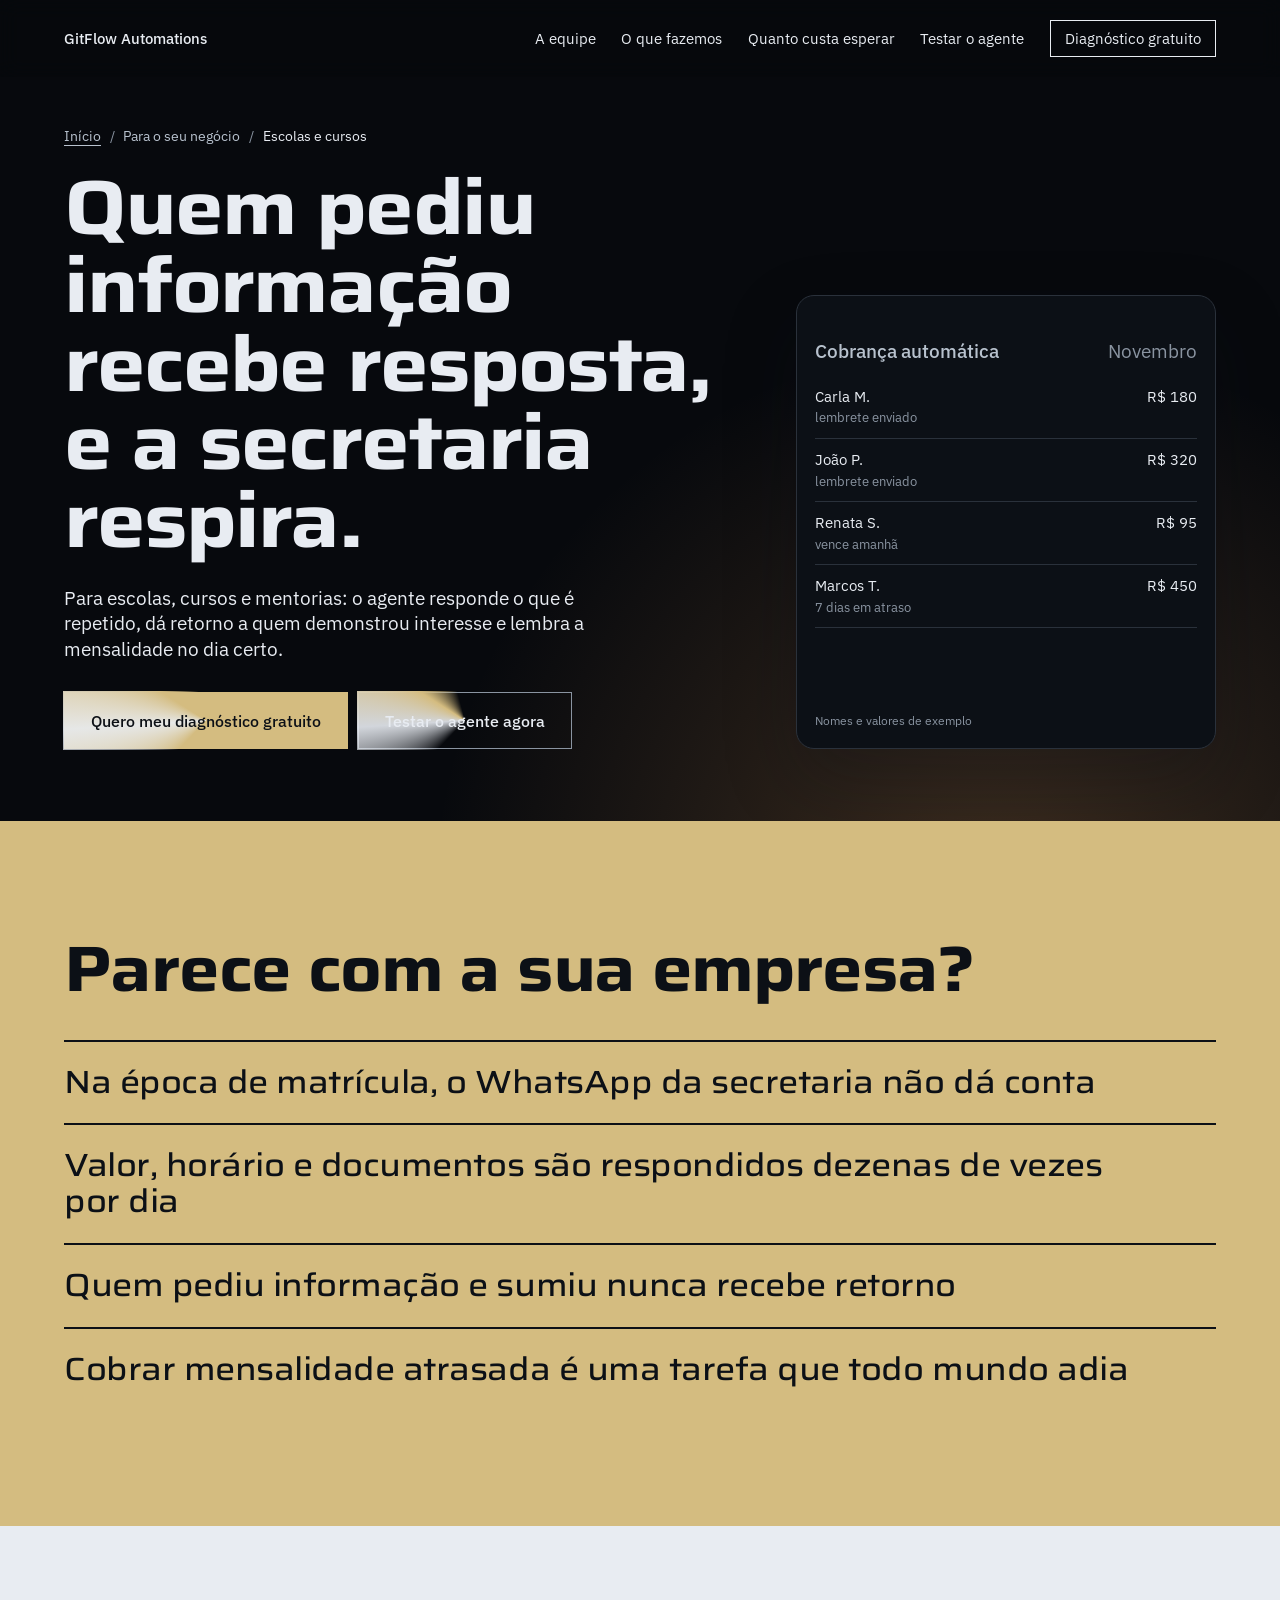
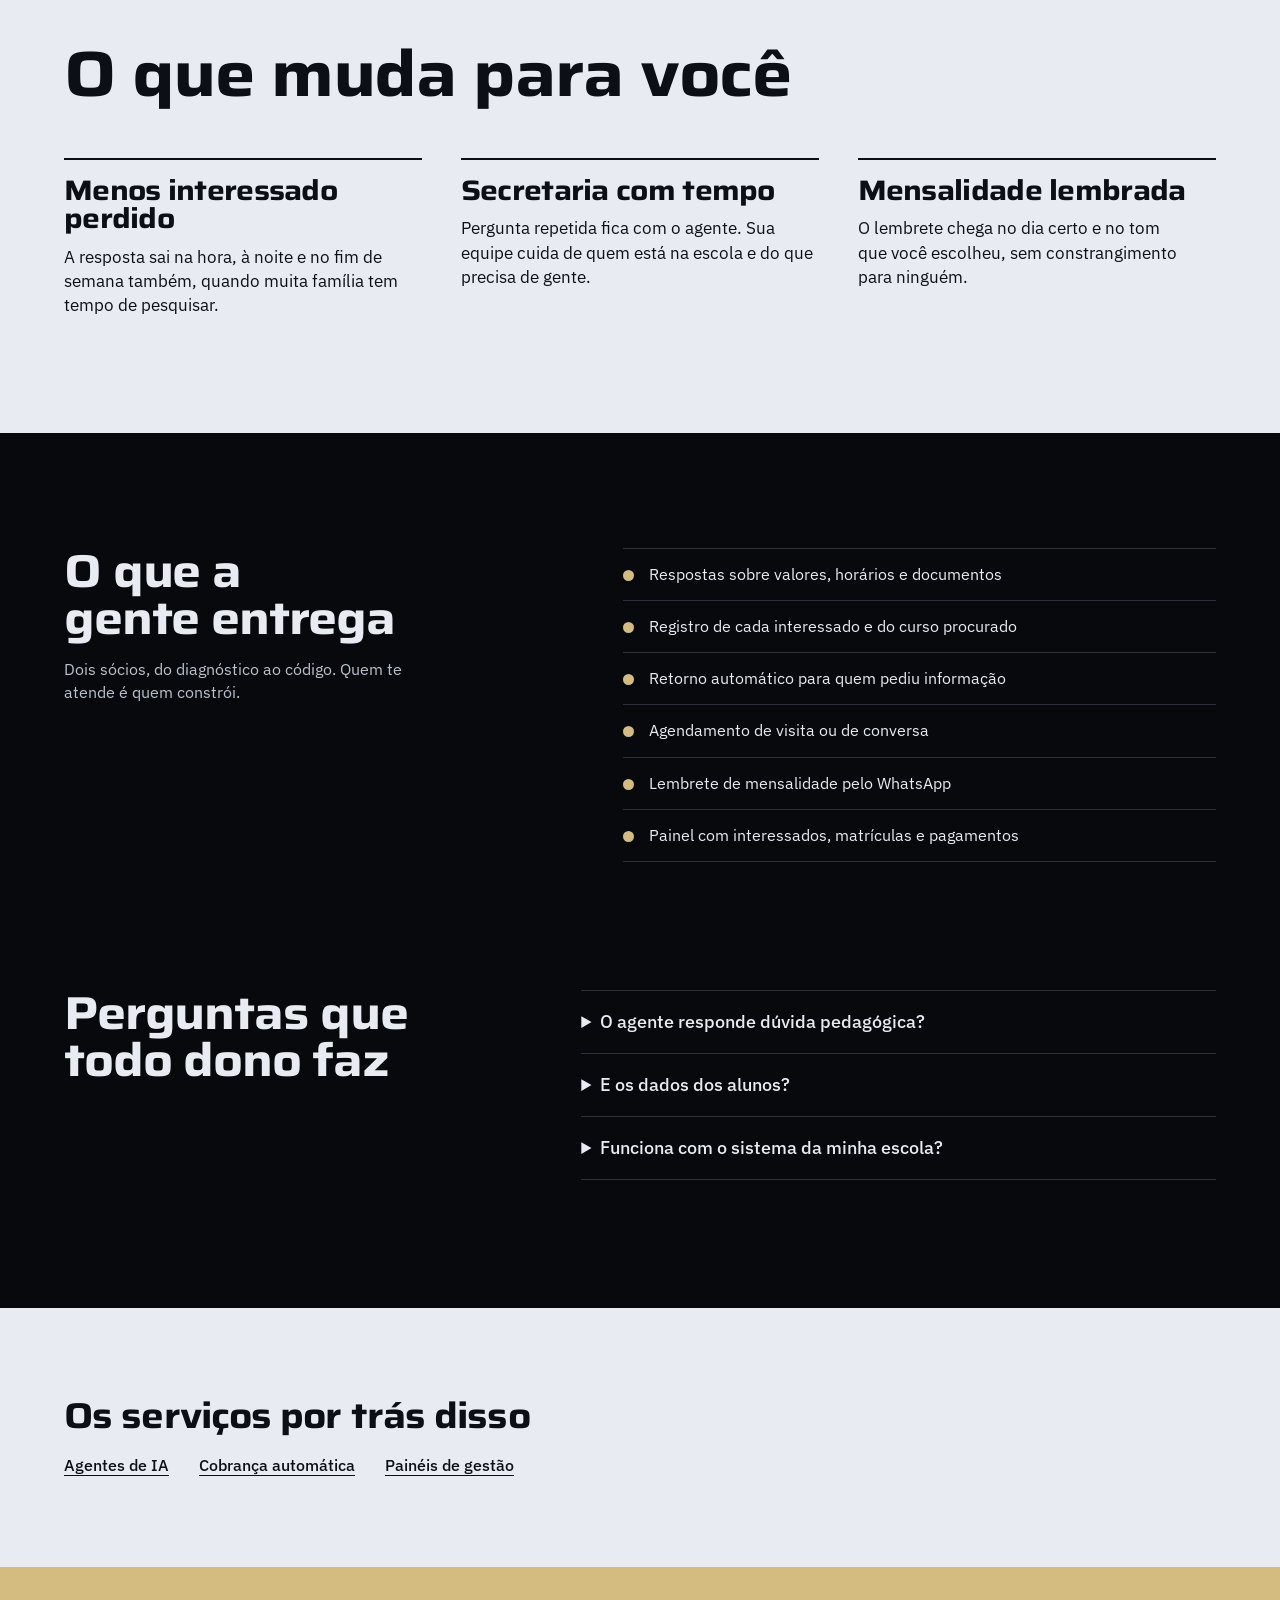
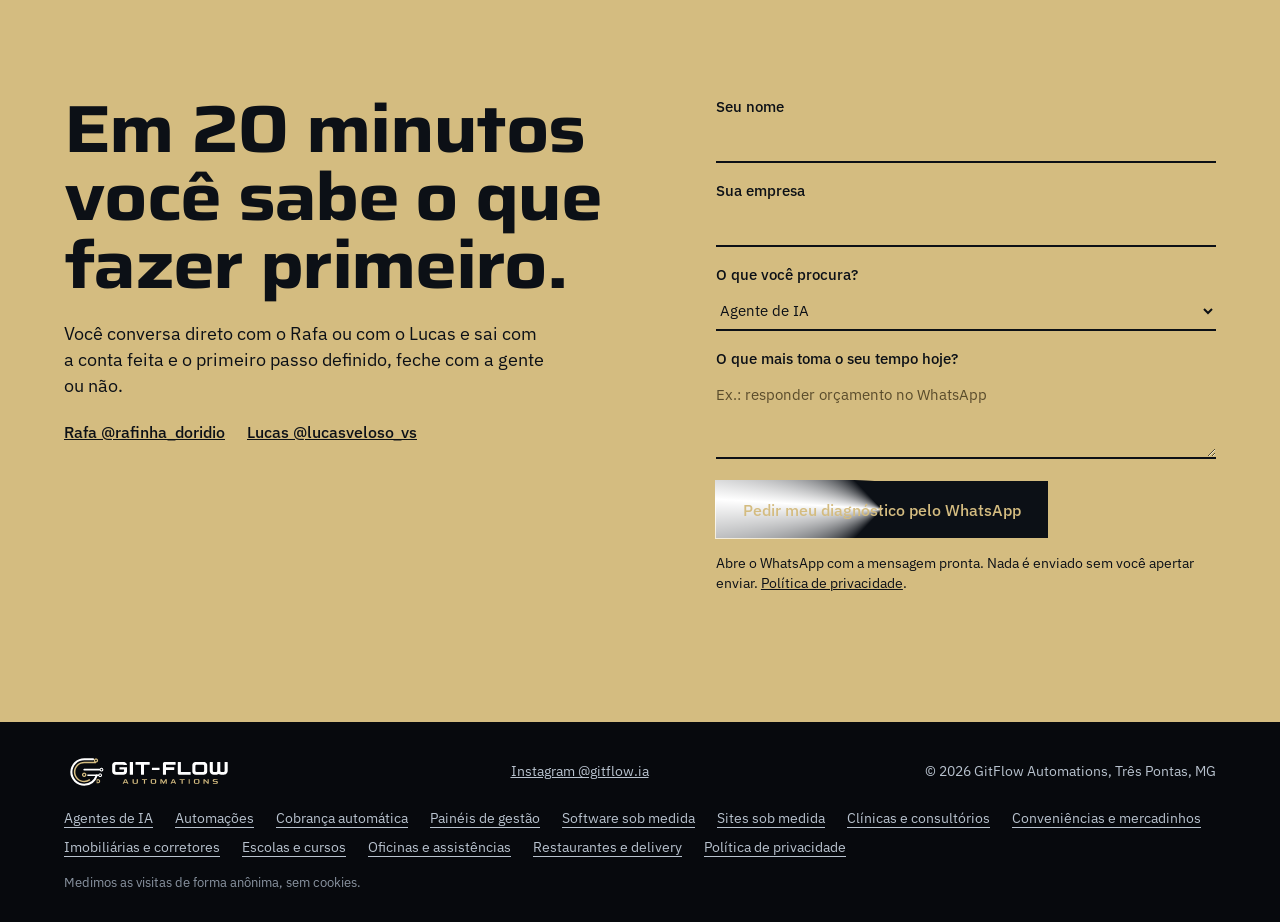
<file: para/escolas-e-cursos/index.html>
<!doctype html>
<html lang="pt-BR">
<head>
  <meta charset="utf-8">
  <meta name="viewport" content="width=device-width, initial-scale=1">
  <title>Agente de IA e cobrança automática para escolas e cursos no Sul de Minas | GitFlow Automations</title>
  <meta name="description" content="Pedido de informação respondido na hora, retorno para quem sumiu e mensalidade lembrada no dia certo. Diagnóstico gratuito de 20 minutos.">
  <meta name="theme-color" content="#07090D">
  <meta name="geo.placename" content="Três Pontas, MG">
  <meta property="og:type" content="website">
  <meta property="og:title" content="Quem pediu informação recebe resposta, e a secretaria respira.">
  <meta property="og:description" content="Pedido de informação respondido na hora, retorno para quem sumiu e mensalidade lembrada no dia certo. Diagnóstico gratuito de 20 minutos.">
  <meta property="og:locale" content="pt_BR">
  <meta property="og:site_name" content="GitFlow Automations">
  <meta property="og:image" content="https://dfrafinha8-gif.github.io/gitflow-site/assets/img/compartilhar.jpg">
  <meta property="og:url" content="https://dfrafinha8-gif.github.io/gitflow-site/para/escolas-e-cursos/">
  <meta name="twitter:card" content="summary_large_image">
  <link rel="canonical" href="https://dfrafinha8-gif.github.io/gitflow-site/para/escolas-e-cursos/">
  <link rel="icon" href="../../assets/img/simbolo-app.svg" type="image/svg+xml">
  <link rel="preconnect" href="https://fonts.googleapis.com">
  <link rel="preconnect" href="https://fonts.gstatic.com" crossorigin>
  <link href="https://fonts.googleapis.com/css2?family=IBM+Plex+Mono:wght@400&family=IBM+Plex+Sans:wght@400;500&family=Saira:wdth,wght@125,500;125,700&display=swap" rel="stylesheet">
  <link rel="stylesheet" href="../../assets/css/site.css?v=5ff434fec4">
  <script type="application/ld+json">{"@context":"https://schema.org","@graph":[{"@type":"BreadcrumbList","itemListElement":[{"@type":"ListItem","position":1,"name":"Início","item":"https://dfrafinha8-gif.github.io/gitflow-site/"},{"@type":"ListItem","position":2,"name":"Escolas e cursos","item":"https://dfrafinha8-gif.github.io/gitflow-site/para/escolas-e-cursos/"}]},{"@type":"Service","name":"Escolas e cursos","description":"Pedido de informação respondido na hora, retorno para quem sumiu e mensalidade lembrada no dia certo. Diagnóstico gratuito de 20 minutos.","areaServed":["Três Pontas, MG","Sul de Minas","Brasil"],"provider":{"@type":"ProfessionalService","name":"GitFlow Automations","address":{"@type":"PostalAddress","addressLocality":"Três Pontas","addressRegion":"MG","addressCountry":"BR"}}}]}</script>
  <script>document.documentElement.classList.add('js');</script>
</head>
<body>
  <a class="pular" href="#conteudo">Pular para o conteúdo</a>

  <header class="nav" data-nav>
    <a class="nav__marca" href="../../">GitFlow Automations</a>
    <nav aria-label="Principal">
      <a href="../../#equipe">A equipe</a>
      <a href="../../#o-que-fazemos">O que fazemos</a>
      <a href="../../#custo">Quanto custa esperar</a>
      <a href="../../#ao-vivo">Testar o agente</a>
      <a class="nav__chamar" href="#contato">Diagnóstico gratuito</a>
    </nav>
  </header>

  <main id="conteudo">
    <section class="pag-abre pag-abre--demo" id="topo" data-tema="escuro">
      <div class="pag-abre__texto">
        <nav class="migalhas" aria-label="Você está em"><ol><li><a href="../../">Início</a></li><li>Para o seu negócio</li><li aria-current="page">Escolas e cursos</li></ol></nav>
        <h1>Quem pediu informação recebe resposta, <b>e a secretaria respira.</b></h1>
        <p>Para escolas, cursos e mentorias: o agente responde o que é repetido, dá retorno a quem demonstrou interesse e lembra a mensalidade no dia certo.</p>
        <div class="abre__botoes">
          <a class="botao" href="#contato" data-interesse="Agente de IA">Quero meu diagnóstico gratuito</a>
          <a class="botao botao--linha" href="../../#ao-vivo">Testar o agente agora</a>
        </div>
      </div>
      <div class="demo" data-demo aria-hidden="true">
        <p class="demo__topo">Cobrança automática<span>Novembro</span></p>
        <div class="demo__corpo">
          <ul class="demo__cobrancas">
            <li data-em="300" data-troca="1700"><span>Carla M.</span><b>R$ 180</b><i><span class="demo__antes">lembrete enviado</span><span class="demo__depois">Pix recebido</span></i></li>
            <li data-em="600" data-troca="2500"><span>João P.</span><b>R$ 320</b><i><span class="demo__antes">lembrete enviado</span><span class="demo__depois">Pix recebido</span></i></li>
            <li data-em="900"><span>Renata S.</span><b>R$ 95</b><i>vence amanhã</i></li>
            <li class="demo__atraso" data-em="1200" data-troca="3300"><span>Marcos T.</span><b>R$ 450</b><i><span class="demo__antes">7 dias em atraso</span><span class="demo__depois">passou para você</span></i></li>
          </ul>
          <p class="demo__total" data-em="3900">Recebido em dia este mês<b data-conta="12480" data-moeda>R$ 12.480</b></p>
        </div>
        <small class="demo__nota">Nomes e valores de exemplo</small>
      </div>
    </section>

    <section class="pag-dor" id="dor" data-tema="ouro">
      <h2>Parece com a sua empresa?</h2>
      <ul>
        <li>Na época de matrícula, o WhatsApp da secretaria não dá conta</li>
        <li>Valor, horário e documentos são respondidos dezenas de vezes por dia</li>
        <li>Quem pediu informação e sumiu nunca recebe retorno</li>
        <li>Cobrar mensalidade atrasada é uma tarefa que todo mundo adia</li>
      </ul>
    </section>

    <section class="pag-muda" id="muda" data-tema="papel">
      <h2>O que muda para você</h2>
      <div class="pag-muda__lista">
        <div><h3>Menos interessado perdido</h3><p>A resposta sai na hora, à noite e no fim de semana também, quando muita família tem tempo de pesquisar.</p></div>
        <div><h3>Secretaria com tempo</h3><p>Pergunta repetida fica com o agente. Sua equipe cuida de quem está na escola e do que precisa de gente.</p></div>
        <div><h3>Mensalidade lembrada</h3><p>O lembrete chega no dia certo e no tom que você escolheu, sem constrangimento para ninguém.</p></div>
      </div>
    </section>

    <section class="pag-entrega" id="entrega" data-tema="escuro">
      <div>
        <h2>O que a gente entrega</h2>
        <p>Dois sócios, do diagnóstico ao código. Quem te atende é quem constrói.</p>
      </div>
      <ul>
        <li>Respostas sobre valores, horários e documentos</li>
        <li>Registro de cada interessado e do curso procurado</li>
        <li>Retorno automático para quem pediu informação</li>
        <li>Agendamento de visita ou de conversa</li>
        <li>Lembrete de mensalidade pelo WhatsApp</li>
        <li>Painel com interessados, matrículas e pagamentos</li>
      </ul>
    </section>

    <section class="duvidas" id="duvidas" data-tema="escuro">
      <h2>Perguntas que todo dono faz</h2>
      <div>
        <details><summary>O agente responde dúvida pedagógica?</summary><p>Só o que você aprovou. O que for assunto de coordenador ou professor passa para a pessoa certa.</p></details>
        <details><summary>E os dados dos alunos?</summary><p>Dados de crianças e adolescentes pedem cuidado redobrado. Usamos as permissões mínimas necessárias, seguimos a LGPD e documentamos por onde cada dado passa.</p></details>
        <details><summary>Funciona com o sistema da minha escola?</summary><p>Depende de como ele se conecta com outros sistemas. A gente verifica no diagnóstico antes de você decidir qualquer coisa.</p></details>
      </div>
    </section>

    <section class="pag-outros" id="outros" data-tema="papel">
      <h2>Os serviços por trás disso</h2>
      <div>
        <a href="../../servicos/agentes-de-ia/">Agentes de IA</a>
        <a href="../../servicos/cobranca-automatica/">Cobrança automática</a>
        <a href="../../servicos/paineis-de-gestao/">Painéis de gestão</a>
      </div>
    </section>

    <section class="contato" id="contato" data-tema="ouro">
      <div>
        <h2>Em 20 minutos você sabe o que fazer primeiro.</h2>
        <p>Você conversa direto com o Rafa ou com o Lucas e sai com a conta feita e o primeiro passo definido, feche com a gente ou não.</p>
        <p class="contato__socios"><a href="https://www.instagram.com/rafinha_doridio/" rel="noopener">Rafa @rafinha_doridio</a><a href="https://www.instagram.com/lucasveloso_vs/" rel="noopener">Lucas @lucasveloso_vs</a></p>
      </div>
      <form class="form" data-contato novalidate>
        <label>Seu nome<input name="nome" autocomplete="name" required></label>
        <label>Sua empresa<input name="empresa" autocomplete="organization"></label>
        <label>O que você procura?<select name="interesse" data-interesse-campo>
          <option>Ainda não sei</option>
          <option selected>Agente de IA</option>
          <option>Automação</option>
          <option>Cobrança automática</option>
          <option>Painel de gestão</option>
          <option>Software sob medida</option>
          <option>Site sob medida</option>
        </select></label>
        <label>O que mais toma o seu tempo hoje?<textarea name="processo" rows="3" autocomplete="off" required placeholder="Ex.: responder orçamento no WhatsApp"></textarea></label>
        <button type="submit" class="botao botao--tinta">Pedir meu diagnóstico pelo WhatsApp</button>
        <small>Abre o WhatsApp com a mensagem pronta. Nada é enviado sem você apertar enviar. <a href="../../privacidade/">Política de privacidade</a>.</small>
      </form>
    </section>
  </main>

  <footer class="rodape" data-tema="escuro">
    <img src="../../assets/img/logo-horizontal-escuro.svg" alt="GitFlow Automations" width="170">
    <nav class="rodape__links" aria-label="Páginas">
      <a href="../../servicos/agentes-de-ia/">Agentes de IA</a>
      <a href="../../servicos/automacoes/">Automações</a>
      <a href="../../servicos/cobranca-automatica/">Cobrança automática</a>
      <a href="../../servicos/paineis-de-gestao/">Painéis de gestão</a>
      <a href="../../servicos/software-sob-medida/">Software sob medida</a>
      <a href="../../servicos/sites-sob-medida/">Sites sob medida</a>
      <a href="../../para/clinicas/">Clínicas e consultórios</a>
      <a href="../../para/conveniencias/">Conveniências e mercadinhos</a>
      <a href="../../para/imobiliarias/">Imobiliárias e corretores</a>
      <a href="../../para/escolas-e-cursos/">Escolas e cursos</a>
      <a href="../../para/oficinas/">Oficinas e assistências</a>
      <a href="../../para/restaurantes/">Restaurantes e delivery</a>
      <a href="../../privacidade/">Política de privacidade</a>
    </nav>
    <a href="https://www.instagram.com/gitflow.ia/" data-instagram rel="noopener">Instagram @gitflow.ia</a>
    <span>© <span data-ano>2026</span> GitFlow Automations, Três Pontas, MG</span>
    <small data-medicao hidden>Medimos as visitas de forma anônima, sem cookies.</small>
  </footer>

  <a class="fixo" href="#contato" data-fixo>Diagnóstico gratuito</a>

  <script src="../../assets/js/comum.js?v=9605746c2d" defer></script>
  <script src="../../assets/js/futuro.js?v=5034dfb5b2" defer></script>
  <script src="../../assets/js/demos.js?v=25cef8f12f" defer></script>
</body>
</html>
</file>
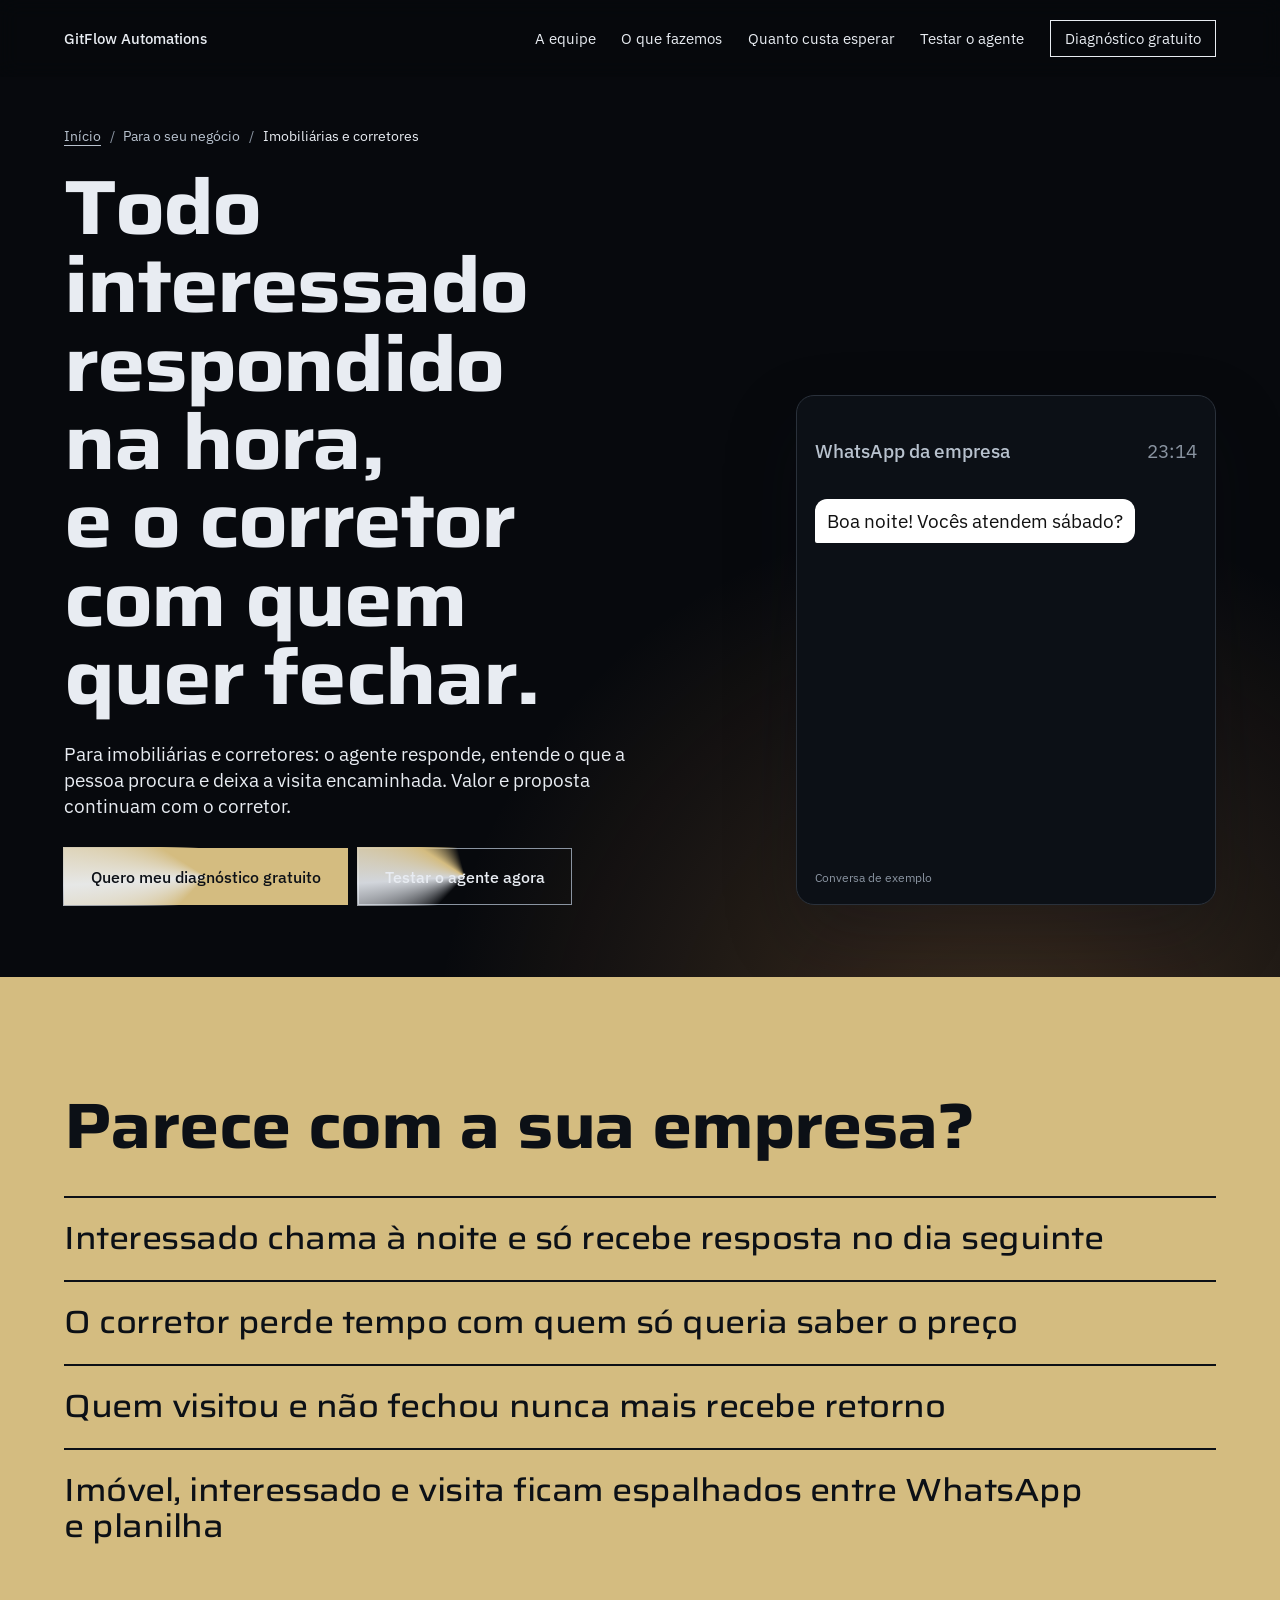
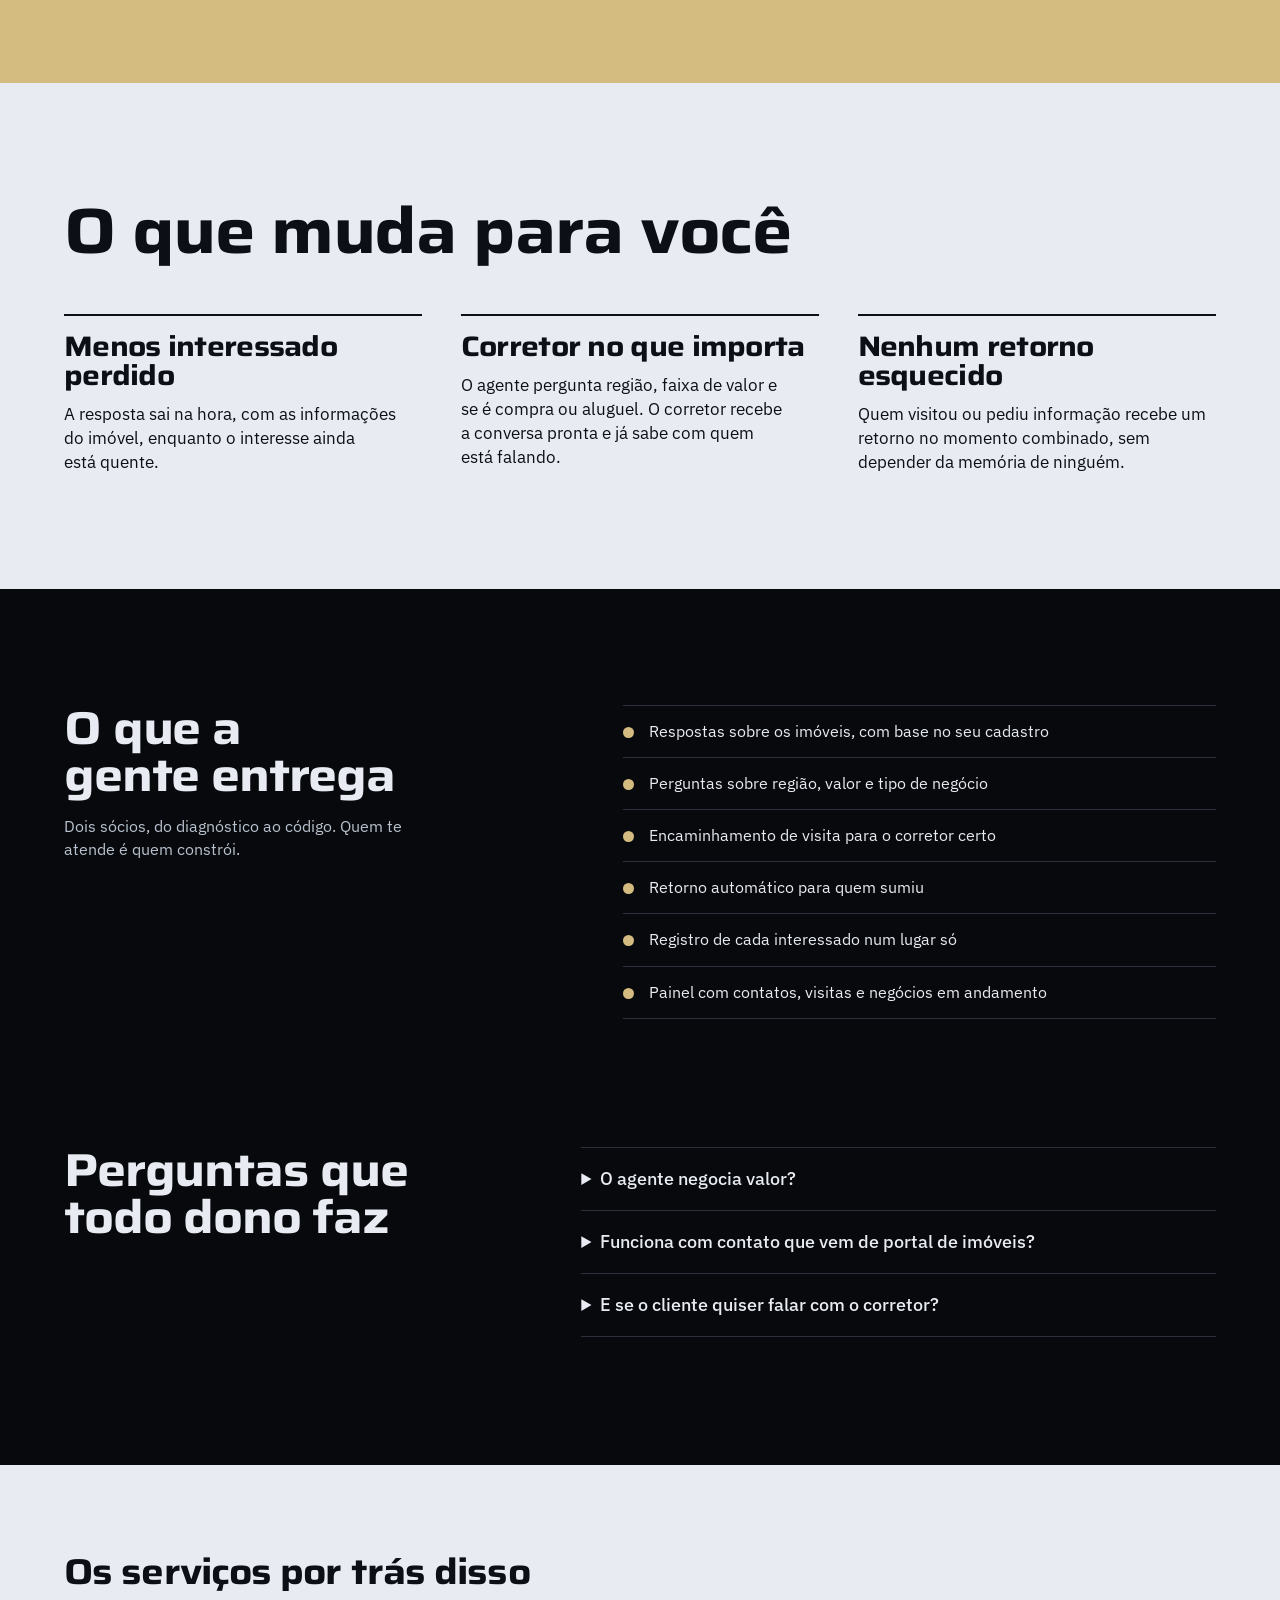
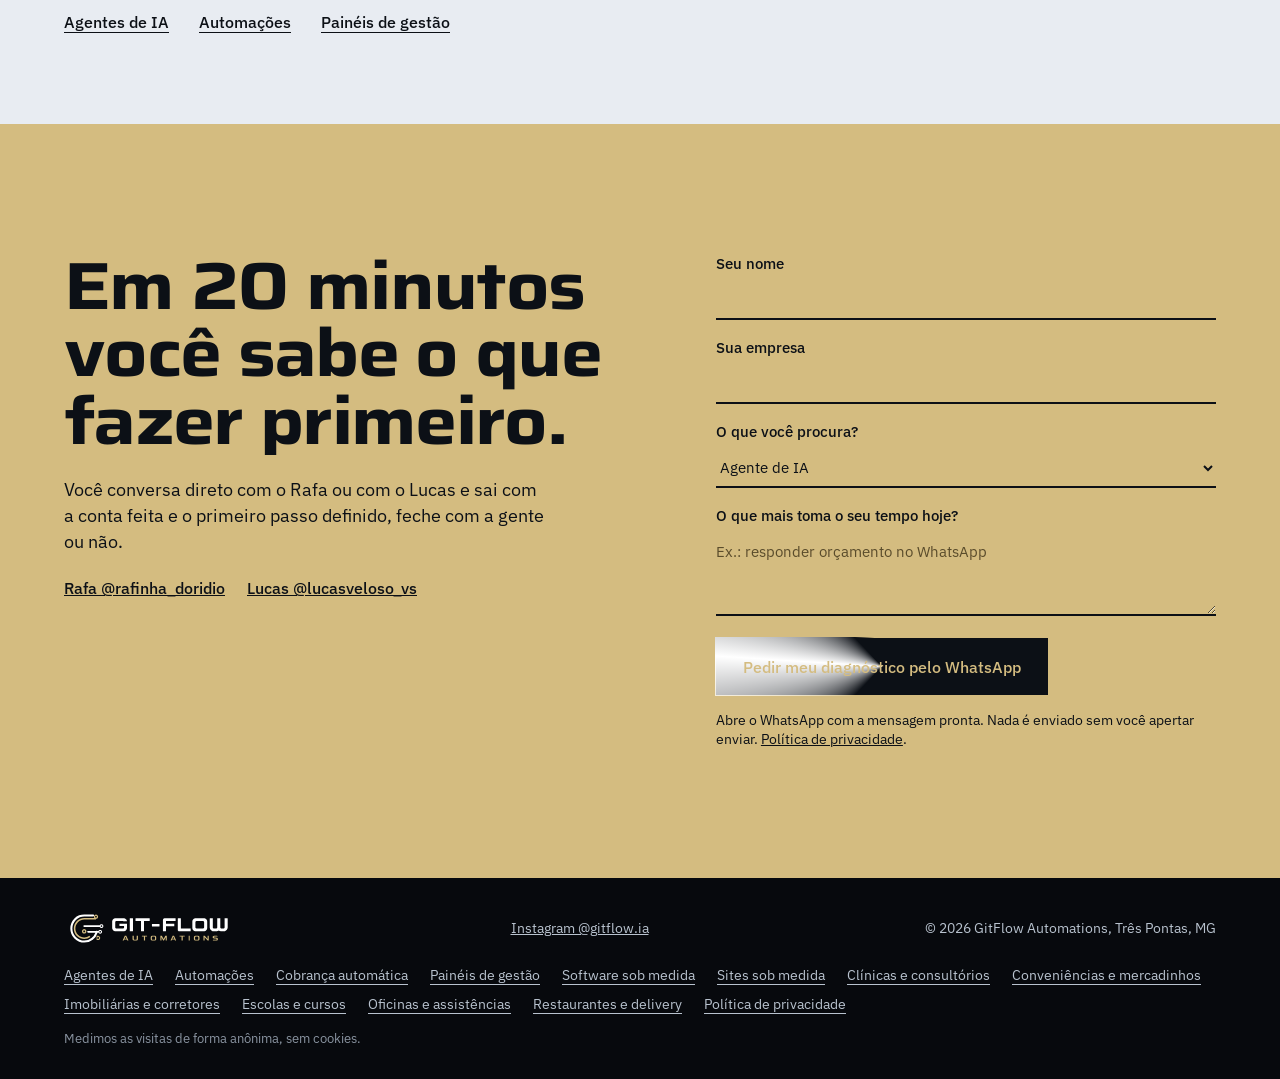
<file: para/imobiliarias/index.html>
<!doctype html>
<html lang="pt-BR">
<head>
  <meta charset="utf-8">
  <meta name="viewport" content="width=device-width, initial-scale=1">
  <title>Agente de IA e automação para imobiliárias e corretores no Sul de Minas | GitFlow Automations</title>
  <meta name="description" content="Todo interessado respondido na hora, qualificado e com visita marcada, para o corretor focar em quem quer fechar. Diagnóstico gratuito de 20 minutos.">
  <meta name="theme-color" content="#07090D">
  <meta name="geo.placename" content="Três Pontas, MG">
  <meta property="og:type" content="website">
  <meta property="og:title" content="Todo interessado respondido na hora, e o corretor com quem quer fechar.">
  <meta property="og:description" content="Todo interessado respondido na hora, qualificado e com visita marcada, para o corretor focar em quem quer fechar. Diagnóstico gratuito de 20 minutos.">
  <meta property="og:locale" content="pt_BR">
  <meta property="og:site_name" content="GitFlow Automations">
  <meta property="og:image" content="https://dfrafinha8-gif.github.io/gitflow-site/assets/img/compartilhar.jpg">
  <meta property="og:url" content="https://dfrafinha8-gif.github.io/gitflow-site/para/imobiliarias/">
  <meta name="twitter:card" content="summary_large_image">
  <link rel="canonical" href="https://dfrafinha8-gif.github.io/gitflow-site/para/imobiliarias/">
  <link rel="icon" href="../../assets/img/simbolo-app.svg" type="image/svg+xml">
  <link rel="preconnect" href="https://fonts.googleapis.com">
  <link rel="preconnect" href="https://fonts.gstatic.com" crossorigin>
  <link href="https://fonts.googleapis.com/css2?family=IBM+Plex+Mono:wght@400&family=IBM+Plex+Sans:wght@400;500&family=Saira:wdth,wght@125,500;125,700&display=swap" rel="stylesheet">
  <link rel="stylesheet" href="../../assets/css/site.css?v=5ff434fec4">
  <script type="application/ld+json">{"@context":"https://schema.org","@graph":[{"@type":"BreadcrumbList","itemListElement":[{"@type":"ListItem","position":1,"name":"Início","item":"https://dfrafinha8-gif.github.io/gitflow-site/"},{"@type":"ListItem","position":2,"name":"Imobiliárias e corretores","item":"https://dfrafinha8-gif.github.io/gitflow-site/para/imobiliarias/"}]},{"@type":"Service","name":"Imobiliárias e corretores","description":"Todo interessado respondido na hora, qualificado e com visita marcada, para o corretor focar em quem quer fechar. Diagnóstico gratuito de 20 minutos.","areaServed":["Três Pontas, MG","Sul de Minas","Brasil"],"provider":{"@type":"ProfessionalService","name":"GitFlow Automations","address":{"@type":"PostalAddress","addressLocality":"Três Pontas","addressRegion":"MG","addressCountry":"BR"}}}]}</script>
  <script>document.documentElement.classList.add('js');</script>
</head>
<body>
  <a class="pular" href="#conteudo">Pular para o conteúdo</a>

  <header class="nav" data-nav>
    <a class="nav__marca" href="../../">GitFlow Automations</a>
    <nav aria-label="Principal">
      <a href="../../#equipe">A equipe</a>
      <a href="../../#o-que-fazemos">O que fazemos</a>
      <a href="../../#custo">Quanto custa esperar</a>
      <a href="../../#ao-vivo">Testar o agente</a>
      <a class="nav__chamar" href="#contato">Diagnóstico gratuito</a>
    </nav>
  </header>

  <main id="conteudo">
    <section class="pag-abre pag-abre--demo" id="topo" data-tema="escuro">
      <div class="pag-abre__texto">
        <nav class="migalhas" aria-label="Você está em"><ol><li><a href="../../">Início</a></li><li>Para o seu negócio</li><li aria-current="page">Imobiliárias e corretores</li></ol></nav>
        <h1>Todo interessado respondido na hora, <b>e o corretor com quem quer fechar.</b></h1>
        <p>Para imobiliárias e corretores: o agente responde, entende o que a pessoa procura e deixa a visita encaminhada. Valor e proposta continuam com o corretor.</p>
        <div class="abre__botoes">
          <a class="botao" href="#contato" data-interesse="Agente de IA">Quero meu diagnóstico gratuito</a>
          <a class="botao botao--linha" href="../../#ao-vivo">Testar o agente agora</a>
        </div>
      </div>
      <div class="demo" data-demo aria-hidden="true">
        <p class="demo__topo">WhatsApp da empresa<span>23:14</span></p>
        <div class="demo__corpo">
          <p class="bolha" data-em="300">Boa noite! Vocês atendem sábado?</p>
          <p class="bolha bolha--agente" data-em="1100" data-troca="1900"><span class="demo__antes">digitando…</span><span class="demo__depois">Atendemos sim, das 8h às 13h. Quer que eu reserve um horário?</span></p>
          <p class="bolha" data-em="3300">Quero, às 10h</p>
          <p class="bolha bolha--agente" data-em="4100" data-troca="4800"><span class="demo__antes">digitando…</span><span class="demo__depois">Pronto, sábado às 10h. Te mando um lembrete na sexta. 👍</span></p>
          <p class="demo__selo" data-em="5800">Horário salvo na agenda, sem ninguém acordado</p>
        </div>
        <small class="demo__nota">Conversa de exemplo</small>
      </div>
    </section>

    <section class="pag-dor" id="dor" data-tema="ouro">
      <h2>Parece com a sua empresa?</h2>
      <ul>
        <li>Interessado chama à noite e só recebe resposta no dia seguinte</li>
        <li>O corretor perde tempo com quem só queria saber o preço</li>
        <li>Quem visitou e não fechou nunca mais recebe retorno</li>
        <li>Imóvel, interessado e visita ficam espalhados entre WhatsApp e planilha</li>
      </ul>
    </section>

    <section class="pag-muda" id="muda" data-tema="papel">
      <h2>O que muda para você</h2>
      <div class="pag-muda__lista">
        <div><h3>Menos interessado perdido</h3><p>A resposta sai na hora, com as informações do imóvel, enquanto o interesse ainda está quente.</p></div>
        <div><h3>Corretor no que importa</h3><p>O agente pergunta região, faixa de valor e se é compra ou aluguel. O corretor recebe a conversa pronta e já sabe com quem está falando.</p></div>
        <div><h3>Nenhum retorno esquecido</h3><p>Quem visitou ou pediu informação recebe um retorno no momento combinado, sem depender da memória de ninguém.</p></div>
      </div>
    </section>

    <section class="pag-entrega" id="entrega" data-tema="escuro">
      <div>
        <h2>O que a gente entrega</h2>
        <p>Dois sócios, do diagnóstico ao código. Quem te atende é quem constrói.</p>
      </div>
      <ul>
        <li>Respostas sobre os imóveis, com base no seu cadastro</li>
        <li>Perguntas sobre região, valor e tipo de negócio</li>
        <li>Encaminhamento de visita para o corretor certo</li>
        <li>Retorno automático para quem sumiu</li>
        <li>Registro de cada interessado num lugar só</li>
        <li>Painel com contatos, visitas e negócios em andamento</li>
      </ul>
    </section>

    <section class="duvidas" id="duvidas" data-tema="escuro">
      <h2>Perguntas que todo dono faz</h2>
      <div>
        <details><summary>O agente negocia valor?</summary><p>Não. Valor, proposta e condição ficam com o corretor. O agente informa o que você aprovou e passa a conversa adiante.</p></details>
        <details><summary>Funciona com contato que vem de portal de imóveis?</summary><p>Depende de como cada portal entrega o contato. A gente verifica no diagnóstico e te diz o que dá para ligar.</p></details>
        <details><summary>E se o cliente quiser falar com o corretor?</summary><p>Ele passa na hora, com o resumo do que foi conversado. Ninguém fica preso no robô.</p></details>
      </div>
    </section>

    <section class="pag-outros" id="outros" data-tema="papel">
      <h2>Os serviços por trás disso</h2>
      <div>
        <a href="../../servicos/agentes-de-ia/">Agentes de IA</a>
        <a href="../../servicos/automacoes/">Automações</a>
        <a href="../../servicos/paineis-de-gestao/">Painéis de gestão</a>
      </div>
    </section>

    <section class="contato" id="contato" data-tema="ouro">
      <div>
        <h2>Em 20 minutos você sabe o que fazer primeiro.</h2>
        <p>Você conversa direto com o Rafa ou com o Lucas e sai com a conta feita e o primeiro passo definido, feche com a gente ou não.</p>
        <p class="contato__socios"><a href="https://www.instagram.com/rafinha_doridio/" rel="noopener">Rafa @rafinha_doridio</a><a href="https://www.instagram.com/lucasveloso_vs/" rel="noopener">Lucas @lucasveloso_vs</a></p>
      </div>
      <form class="form" data-contato novalidate>
        <label>Seu nome<input name="nome" autocomplete="name" required></label>
        <label>Sua empresa<input name="empresa" autocomplete="organization"></label>
        <label>O que você procura?<select name="interesse" data-interesse-campo>
          <option>Ainda não sei</option>
          <option selected>Agente de IA</option>
          <option>Automação</option>
          <option>Cobrança automática</option>
          <option>Painel de gestão</option>
          <option>Software sob medida</option>
          <option>Site sob medida</option>
        </select></label>
        <label>O que mais toma o seu tempo hoje?<textarea name="processo" rows="3" autocomplete="off" required placeholder="Ex.: responder orçamento no WhatsApp"></textarea></label>
        <button type="submit" class="botao botao--tinta">Pedir meu diagnóstico pelo WhatsApp</button>
        <small>Abre o WhatsApp com a mensagem pronta. Nada é enviado sem você apertar enviar. <a href="../../privacidade/">Política de privacidade</a>.</small>
      </form>
    </section>
  </main>

  <footer class="rodape" data-tema="escuro">
    <img src="../../assets/img/logo-horizontal-escuro.svg" alt="GitFlow Automations" width="170">
    <nav class="rodape__links" aria-label="Páginas">
      <a href="../../servicos/agentes-de-ia/">Agentes de IA</a>
      <a href="../../servicos/automacoes/">Automações</a>
      <a href="../../servicos/cobranca-automatica/">Cobrança automática</a>
      <a href="../../servicos/paineis-de-gestao/">Painéis de gestão</a>
      <a href="../../servicos/software-sob-medida/">Software sob medida</a>
      <a href="../../servicos/sites-sob-medida/">Sites sob medida</a>
      <a href="../../para/clinicas/">Clínicas e consultórios</a>
      <a href="../../para/conveniencias/">Conveniências e mercadinhos</a>
      <a href="../../para/imobiliarias/">Imobiliárias e corretores</a>
      <a href="../../para/escolas-e-cursos/">Escolas e cursos</a>
      <a href="../../para/oficinas/">Oficinas e assistências</a>
      <a href="../../para/restaurantes/">Restaurantes e delivery</a>
      <a href="../../privacidade/">Política de privacidade</a>
    </nav>
    <a href="https://www.instagram.com/gitflow.ia/" data-instagram rel="noopener">Instagram @gitflow.ia</a>
    <span>© <span data-ano>2026</span> GitFlow Automations, Três Pontas, MG</span>
    <small data-medicao hidden>Medimos as visitas de forma anônima, sem cookies.</small>
  </footer>

  <a class="fixo" href="#contato" data-fixo>Diagnóstico gratuito</a>

  <script src="../../assets/js/comum.js?v=9605746c2d" defer></script>
  <script src="../../assets/js/futuro.js?v=5034dfb5b2" defer></script>
  <script src="../../assets/js/demos.js?v=25cef8f12f" defer></script>
</body>
</html>
</file>
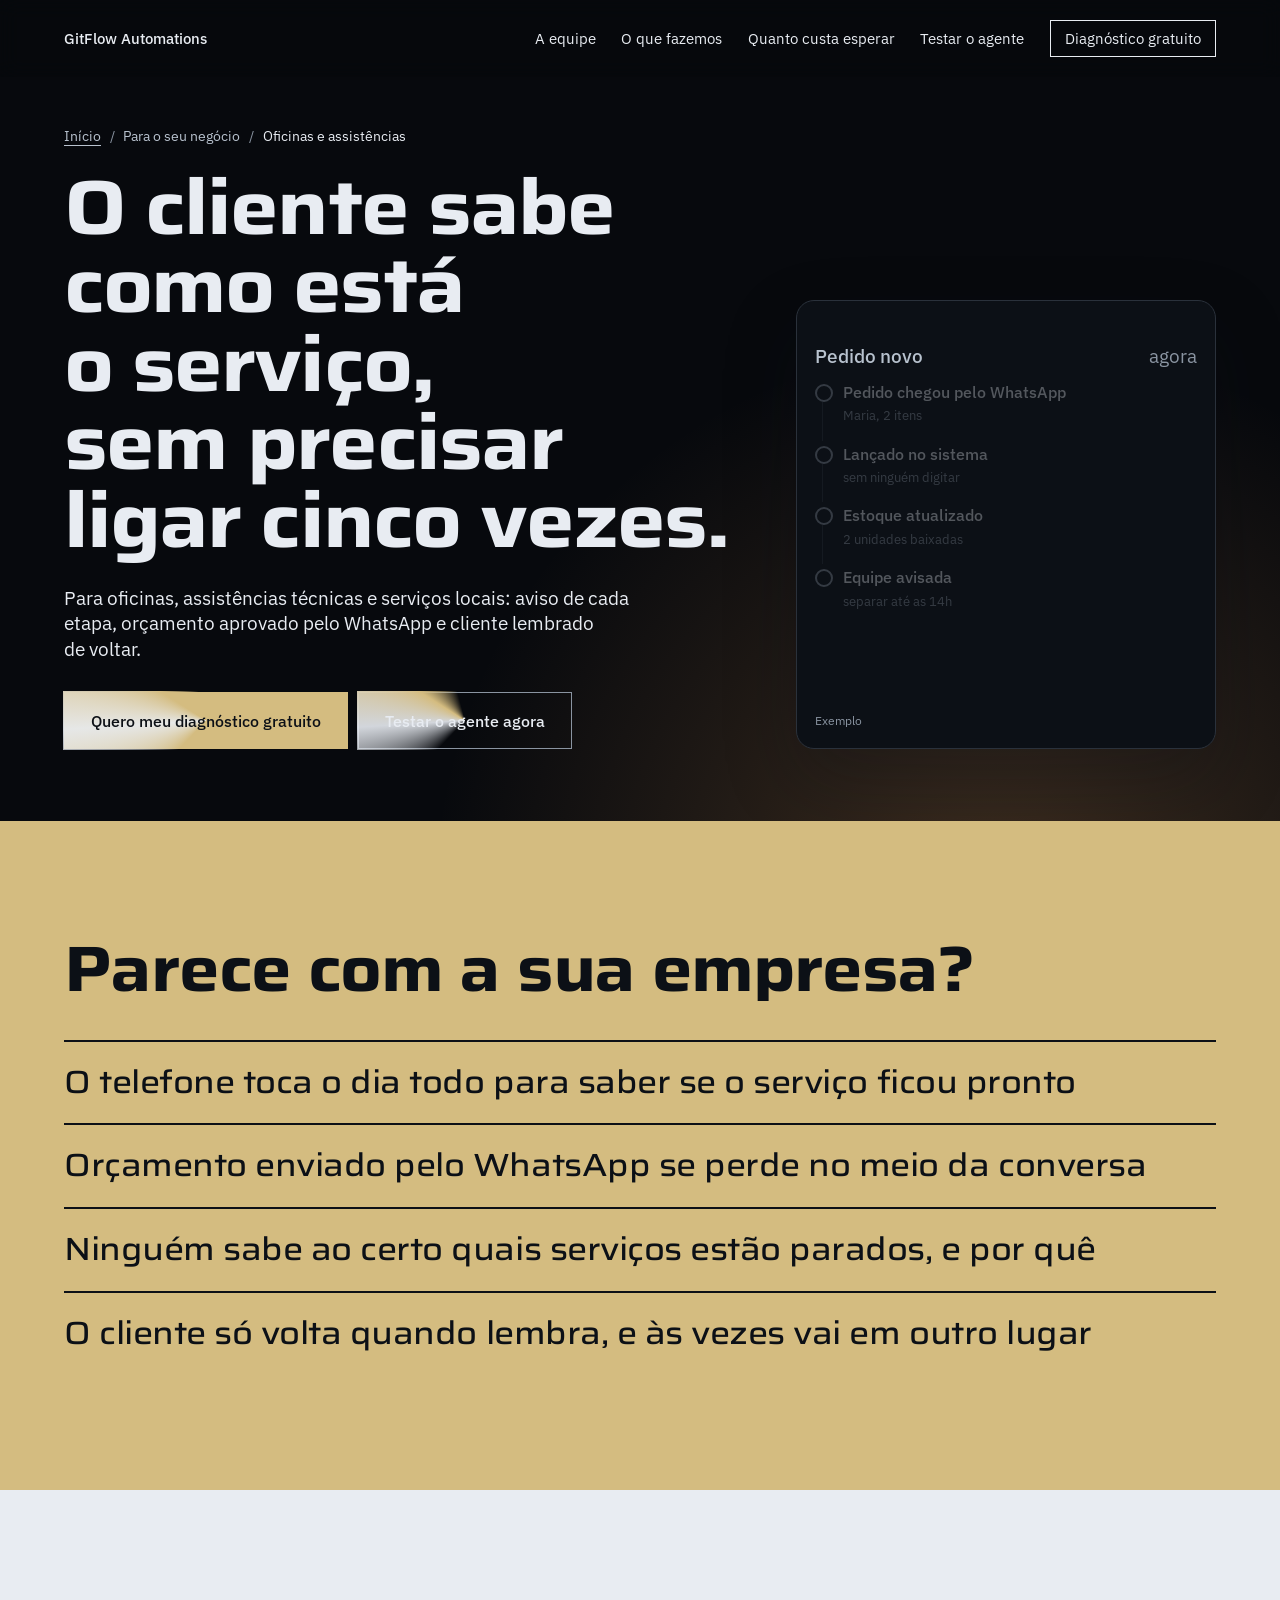
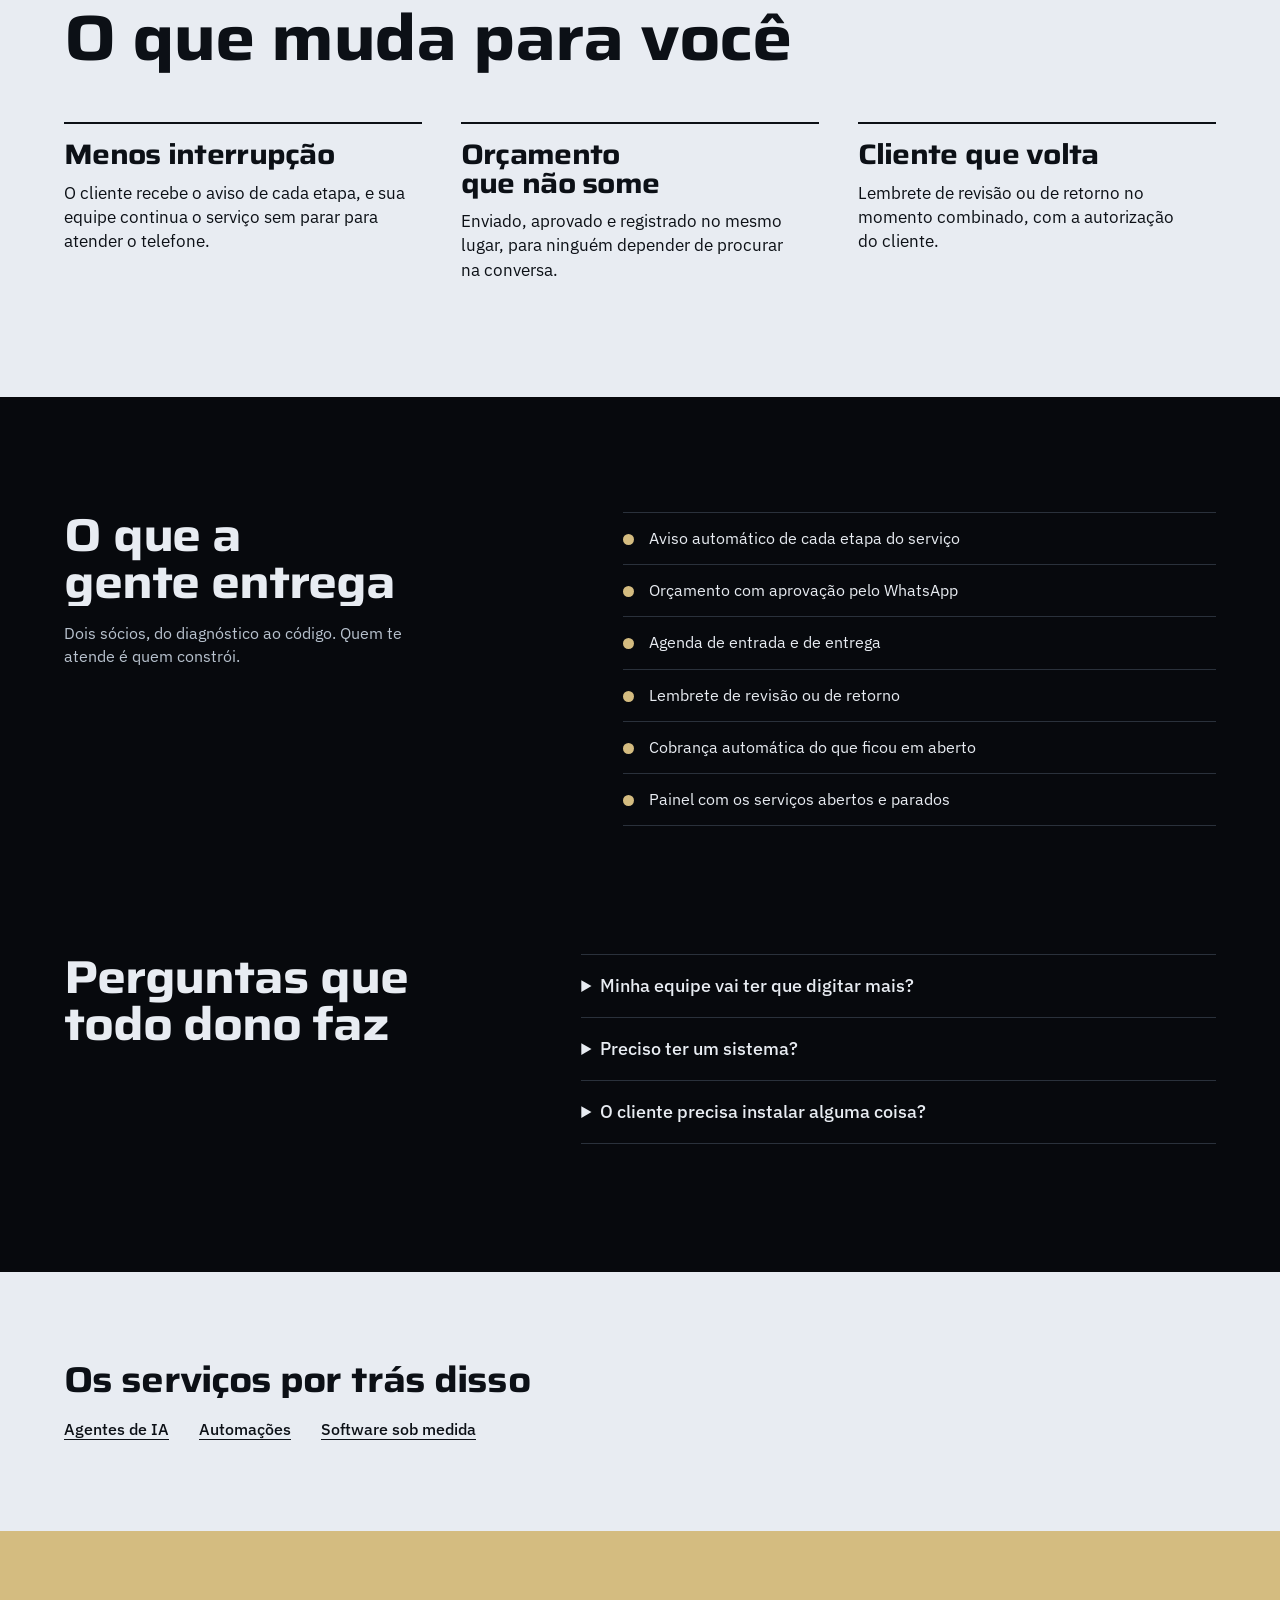
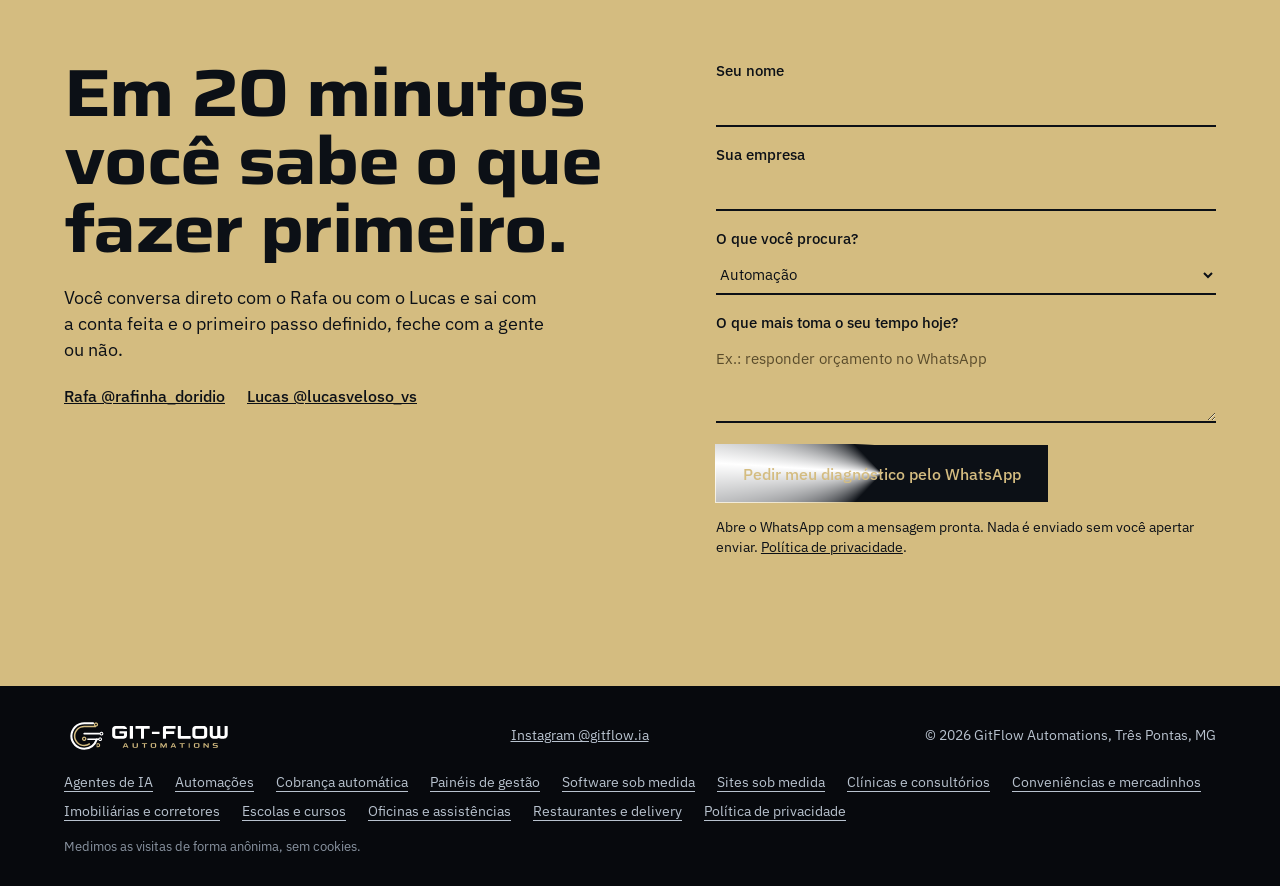
<file: para/oficinas/index.html>
<!doctype html>
<html lang="pt-BR">
<head>
  <meta charset="utf-8">
  <meta name="viewport" content="width=device-width, initial-scale=1">
  <title>Automação e sistema para oficinas e assistências técnicas no Sul de Minas | GitFlow Automations</title>
  <meta name="description" content="Cliente avisado de cada etapa, orçamento aprovado pelo WhatsApp e lembrete de revisão no dia certo. Diagnóstico gratuito de 20 minutos.">
  <meta name="theme-color" content="#07090D">
  <meta name="geo.placename" content="Três Pontas, MG">
  <meta property="og:type" content="website">
  <meta property="og:title" content="O cliente sabe como está o serviço, sem precisar ligar cinco vezes.">
  <meta property="og:description" content="Cliente avisado de cada etapa, orçamento aprovado pelo WhatsApp e lembrete de revisão no dia certo. Diagnóstico gratuito de 20 minutos.">
  <meta property="og:locale" content="pt_BR">
  <meta property="og:site_name" content="GitFlow Automations">
  <meta property="og:image" content="https://dfrafinha8-gif.github.io/gitflow-site/assets/img/compartilhar.jpg">
  <meta property="og:url" content="https://dfrafinha8-gif.github.io/gitflow-site/para/oficinas/">
  <meta name="twitter:card" content="summary_large_image">
  <link rel="canonical" href="https://dfrafinha8-gif.github.io/gitflow-site/para/oficinas/">
  <link rel="icon" href="../../assets/img/simbolo-app.svg" type="image/svg+xml">
  <link rel="preconnect" href="https://fonts.googleapis.com">
  <link rel="preconnect" href="https://fonts.gstatic.com" crossorigin>
  <link href="https://fonts.googleapis.com/css2?family=IBM+Plex+Mono:wght@400&family=IBM+Plex+Sans:wght@400;500&family=Saira:wdth,wght@125,500;125,700&display=swap" rel="stylesheet">
  <link rel="stylesheet" href="../../assets/css/site.css?v=5ff434fec4">
  <script type="application/ld+json">{"@context":"https://schema.org","@graph":[{"@type":"BreadcrumbList","itemListElement":[{"@type":"ListItem","position":1,"name":"Início","item":"https://dfrafinha8-gif.github.io/gitflow-site/"},{"@type":"ListItem","position":2,"name":"Oficinas e assistências","item":"https://dfrafinha8-gif.github.io/gitflow-site/para/oficinas/"}]},{"@type":"Service","name":"Oficinas e assistências","description":"Cliente avisado de cada etapa, orçamento aprovado pelo WhatsApp e lembrete de revisão no dia certo. Diagnóstico gratuito de 20 minutos.","areaServed":["Três Pontas, MG","Sul de Minas","Brasil"],"provider":{"@type":"ProfessionalService","name":"GitFlow Automations","address":{"@type":"PostalAddress","addressLocality":"Três Pontas","addressRegion":"MG","addressCountry":"BR"}}}]}</script>
  <script>document.documentElement.classList.add('js');</script>
</head>
<body>
  <a class="pular" href="#conteudo">Pular para o conteúdo</a>

  <header class="nav" data-nav>
    <a class="nav__marca" href="../../">GitFlow Automations</a>
    <nav aria-label="Principal">
      <a href="../../#equipe">A equipe</a>
      <a href="../../#o-que-fazemos">O que fazemos</a>
      <a href="../../#custo">Quanto custa esperar</a>
      <a href="../../#ao-vivo">Testar o agente</a>
      <a class="nav__chamar" href="#contato">Diagnóstico gratuito</a>
    </nav>
  </header>

  <main id="conteudo">
    <section class="pag-abre pag-abre--demo" id="topo" data-tema="escuro">
      <div class="pag-abre__texto">
        <nav class="migalhas" aria-label="Você está em"><ol><li><a href="../../">Início</a></li><li>Para o seu negócio</li><li aria-current="page">Oficinas e assistências</li></ol></nav>
        <h1>O cliente sabe como está o serviço, <b>sem precisar ligar cinco vezes.</b></h1>
        <p>Para oficinas, assistências técnicas e serviços locais: aviso de cada etapa, orçamento aprovado pelo WhatsApp e cliente lembrado de voltar.</p>
        <div class="abre__botoes">
          <a class="botao" href="#contato" data-interesse="Automação">Quero meu diagnóstico gratuito</a>
          <a class="botao botao--linha" href="../../#ao-vivo">Testar o agente agora</a>
        </div>
      </div>
      <div class="demo" data-demo aria-hidden="true">
        <p class="demo__topo">Pedido novo<span>agora</span></p>
        <div class="demo__corpo">
          <ol class="demo__fluxo">
            <li data-em="400"><b>Pedido chegou pelo WhatsApp</b><span>Maria, 2 itens</span></li>
            <li data-em="1400"><b>Lançado no sistema</b><span>sem ninguém digitar</span></li>
            <li data-em="2400"><b>Estoque atualizado</b><span>2 unidades baixadas</span></li>
            <li data-em="3400"><b>Equipe avisada</b><span>separar até as 14h</span></li>
          </ol>
          <p class="demo__total" data-em="4300">Tarefas feitas sozinhas hoje<b data-conta="37">37</b></p>
        </div>
        <small class="demo__nota">Exemplo</small>
      </div>
    </section>

    <section class="pag-dor" id="dor" data-tema="ouro">
      <h2>Parece com a sua empresa?</h2>
      <ul>
        <li>O telefone toca o dia todo para saber se o serviço ficou pronto</li>
        <li>Orçamento enviado pelo WhatsApp se perde no meio da conversa</li>
        <li>Ninguém sabe ao certo quais serviços estão parados, e por quê</li>
        <li>O cliente só volta quando lembra, e às vezes vai em outro lugar</li>
      </ul>
    </section>

    <section class="pag-muda" id="muda" data-tema="papel">
      <h2>O que muda para você</h2>
      <div class="pag-muda__lista">
        <div><h3>Menos interrupção</h3><p>O cliente recebe o aviso de cada etapa, e sua equipe continua o serviço sem parar para atender o telefone.</p></div>
        <div><h3>Orçamento que não some</h3><p>Enviado, aprovado e registrado no mesmo lugar, para ninguém depender de procurar na conversa.</p></div>
        <div><h3>Cliente que volta</h3><p>Lembrete de revisão ou de retorno no momento combinado, com a autorização do cliente.</p></div>
      </div>
    </section>

    <section class="pag-entrega" id="entrega" data-tema="escuro">
      <div>
        <h2>O que a gente entrega</h2>
        <p>Dois sócios, do diagnóstico ao código. Quem te atende é quem constrói.</p>
      </div>
      <ul>
        <li>Aviso automático de cada etapa do serviço</li>
        <li>Orçamento com aprovação pelo WhatsApp</li>
        <li>Agenda de entrada e de entrega</li>
        <li>Lembrete de revisão ou de retorno</li>
        <li>Cobrança automática do que ficou em aberto</li>
        <li>Painel com os serviços abertos e parados</li>
      </ul>
    </section>

    <section class="duvidas" id="duvidas" data-tema="escuro">
      <h2>Perguntas que todo dono faz</h2>
      <div>
        <details><summary>Minha equipe vai ter que digitar mais?</summary><p>A ideia é o contrário: registrar uma vez só, no meio do trabalho e pelo celular. O desenho é feito com quem usa no dia a dia.</p></details>
        <details><summary>Preciso ter um sistema?</summary><p>Não. Se hoje é caderno ou planilha, a gente começa pelo mais simples que resolve. Se já tem sistema, verificamos como ligar.</p></details>
        <details><summary>O cliente precisa instalar alguma coisa?</summary><p>Não. Ele recebe tudo pelo WhatsApp, onde já está.</p></details>
      </div>
    </section>

    <section class="pag-outros" id="outros" data-tema="papel">
      <h2>Os serviços por trás disso</h2>
      <div>
        <a href="../../servicos/agentes-de-ia/">Agentes de IA</a>
        <a href="../../servicos/automacoes/">Automações</a>
        <a href="../../servicos/software-sob-medida/">Software sob medida</a>
      </div>
    </section>

    <section class="contato" id="contato" data-tema="ouro">
      <div>
        <h2>Em 20 minutos você sabe o que fazer primeiro.</h2>
        <p>Você conversa direto com o Rafa ou com o Lucas e sai com a conta feita e o primeiro passo definido, feche com a gente ou não.</p>
        <p class="contato__socios"><a href="https://www.instagram.com/rafinha_doridio/" rel="noopener">Rafa @rafinha_doridio</a><a href="https://www.instagram.com/lucasveloso_vs/" rel="noopener">Lucas @lucasveloso_vs</a></p>
      </div>
      <form class="form" data-contato novalidate>
        <label>Seu nome<input name="nome" autocomplete="name" required></label>
        <label>Sua empresa<input name="empresa" autocomplete="organization"></label>
        <label>O que você procura?<select name="interesse" data-interesse-campo>
          <option>Ainda não sei</option>
          <option>Agente de IA</option>
          <option selected>Automação</option>
          <option>Cobrança automática</option>
          <option>Painel de gestão</option>
          <option>Software sob medida</option>
          <option>Site sob medida</option>
        </select></label>
        <label>O que mais toma o seu tempo hoje?<textarea name="processo" rows="3" autocomplete="off" required placeholder="Ex.: responder orçamento no WhatsApp"></textarea></label>
        <button type="submit" class="botao botao--tinta">Pedir meu diagnóstico pelo WhatsApp</button>
        <small>Abre o WhatsApp com a mensagem pronta. Nada é enviado sem você apertar enviar. <a href="../../privacidade/">Política de privacidade</a>.</small>
      </form>
    </section>
  </main>

  <footer class="rodape" data-tema="escuro">
    <img src="../../assets/img/logo-horizontal-escuro.svg" alt="GitFlow Automations" width="170">
    <nav class="rodape__links" aria-label="Páginas">
      <a href="../../servicos/agentes-de-ia/">Agentes de IA</a>
      <a href="../../servicos/automacoes/">Automações</a>
      <a href="../../servicos/cobranca-automatica/">Cobrança automática</a>
      <a href="../../servicos/paineis-de-gestao/">Painéis de gestão</a>
      <a href="../../servicos/software-sob-medida/">Software sob medida</a>
      <a href="../../servicos/sites-sob-medida/">Sites sob medida</a>
      <a href="../../para/clinicas/">Clínicas e consultórios</a>
      <a href="../../para/conveniencias/">Conveniências e mercadinhos</a>
      <a href="../../para/imobiliarias/">Imobiliárias e corretores</a>
      <a href="../../para/escolas-e-cursos/">Escolas e cursos</a>
      <a href="../../para/oficinas/">Oficinas e assistências</a>
      <a href="../../para/restaurantes/">Restaurantes e delivery</a>
      <a href="../../privacidade/">Política de privacidade</a>
    </nav>
    <a href="https://www.instagram.com/gitflow.ia/" data-instagram rel="noopener">Instagram @gitflow.ia</a>
    <span>© <span data-ano>2026</span> GitFlow Automations, Três Pontas, MG</span>
    <small data-medicao hidden>Medimos as visitas de forma anônima, sem cookies.</small>
  </footer>

  <a class="fixo" href="#contato" data-fixo>Diagnóstico gratuito</a>

  <script src="../../assets/js/comum.js?v=9605746c2d" defer></script>
  <script src="../../assets/js/futuro.js?v=5034dfb5b2" defer></script>
  <script src="../../assets/js/demos.js?v=25cef8f12f" defer></script>
</body>
</html>
</file>
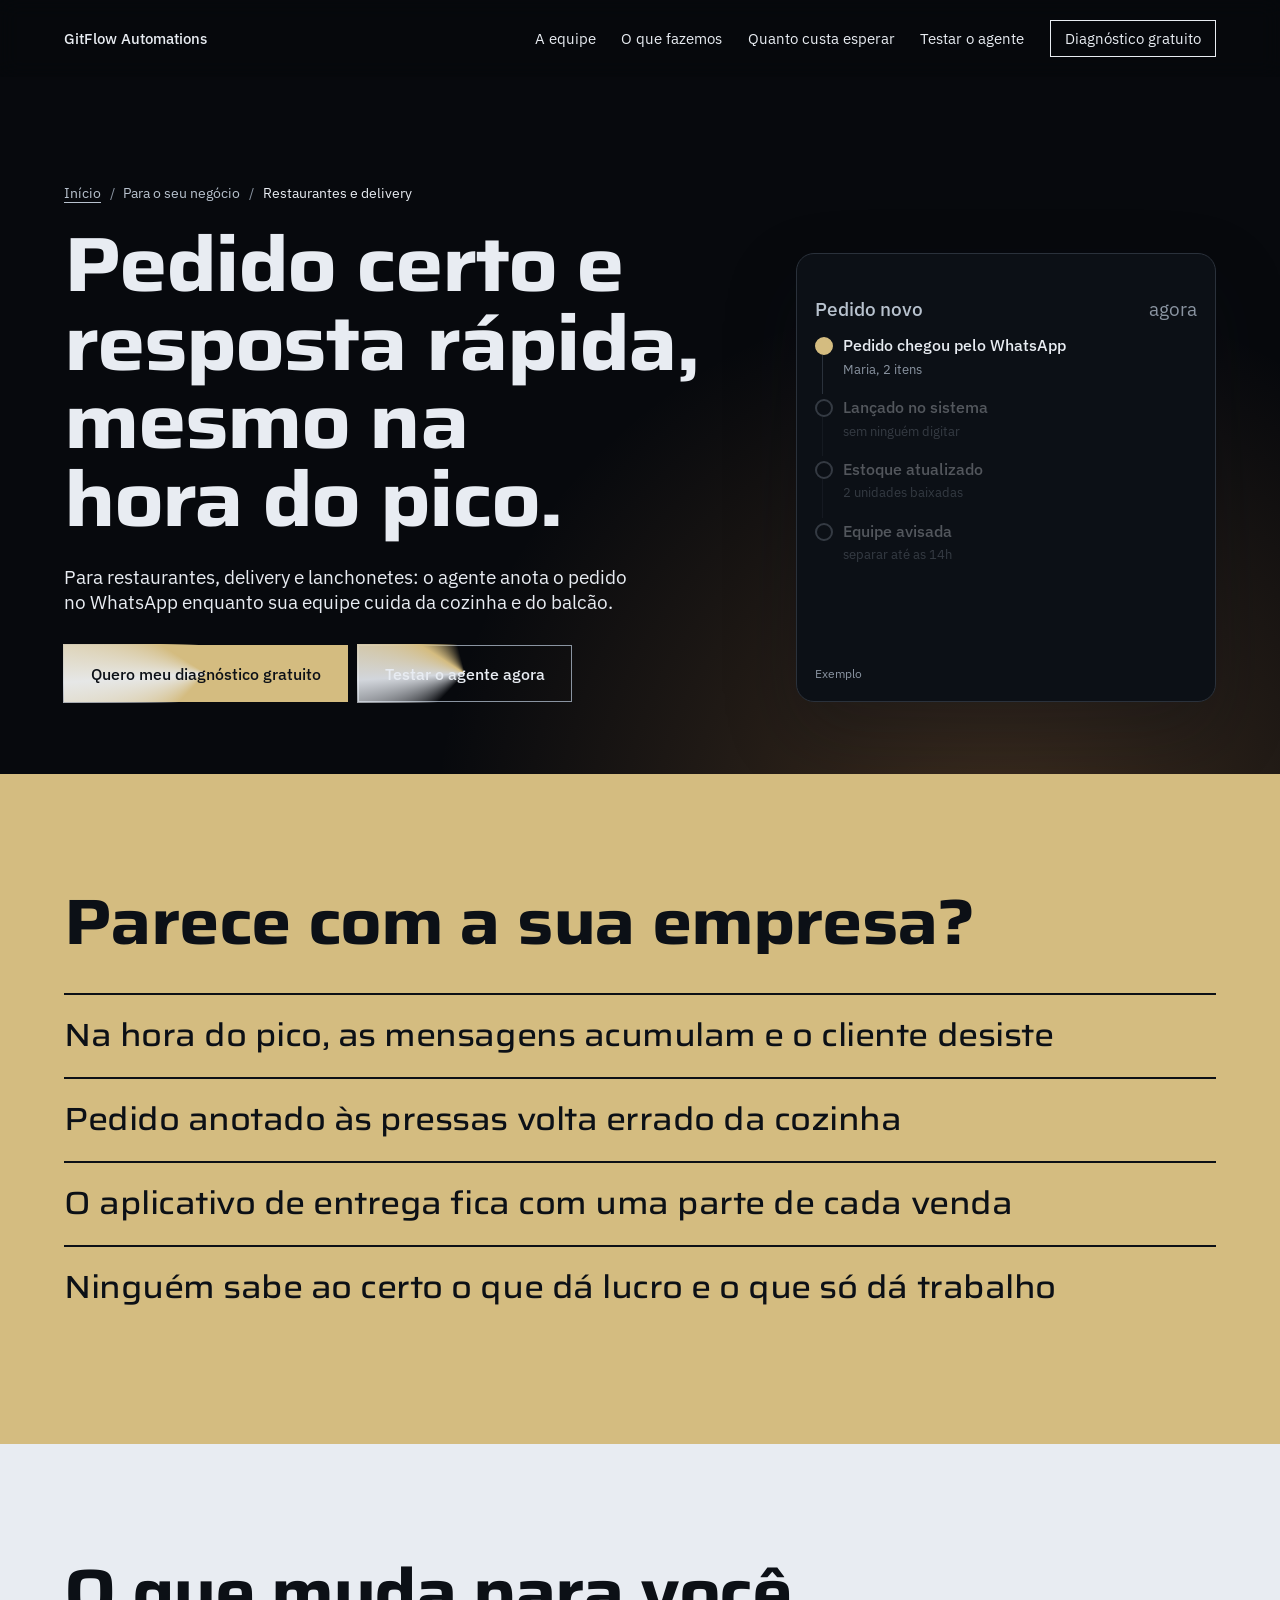
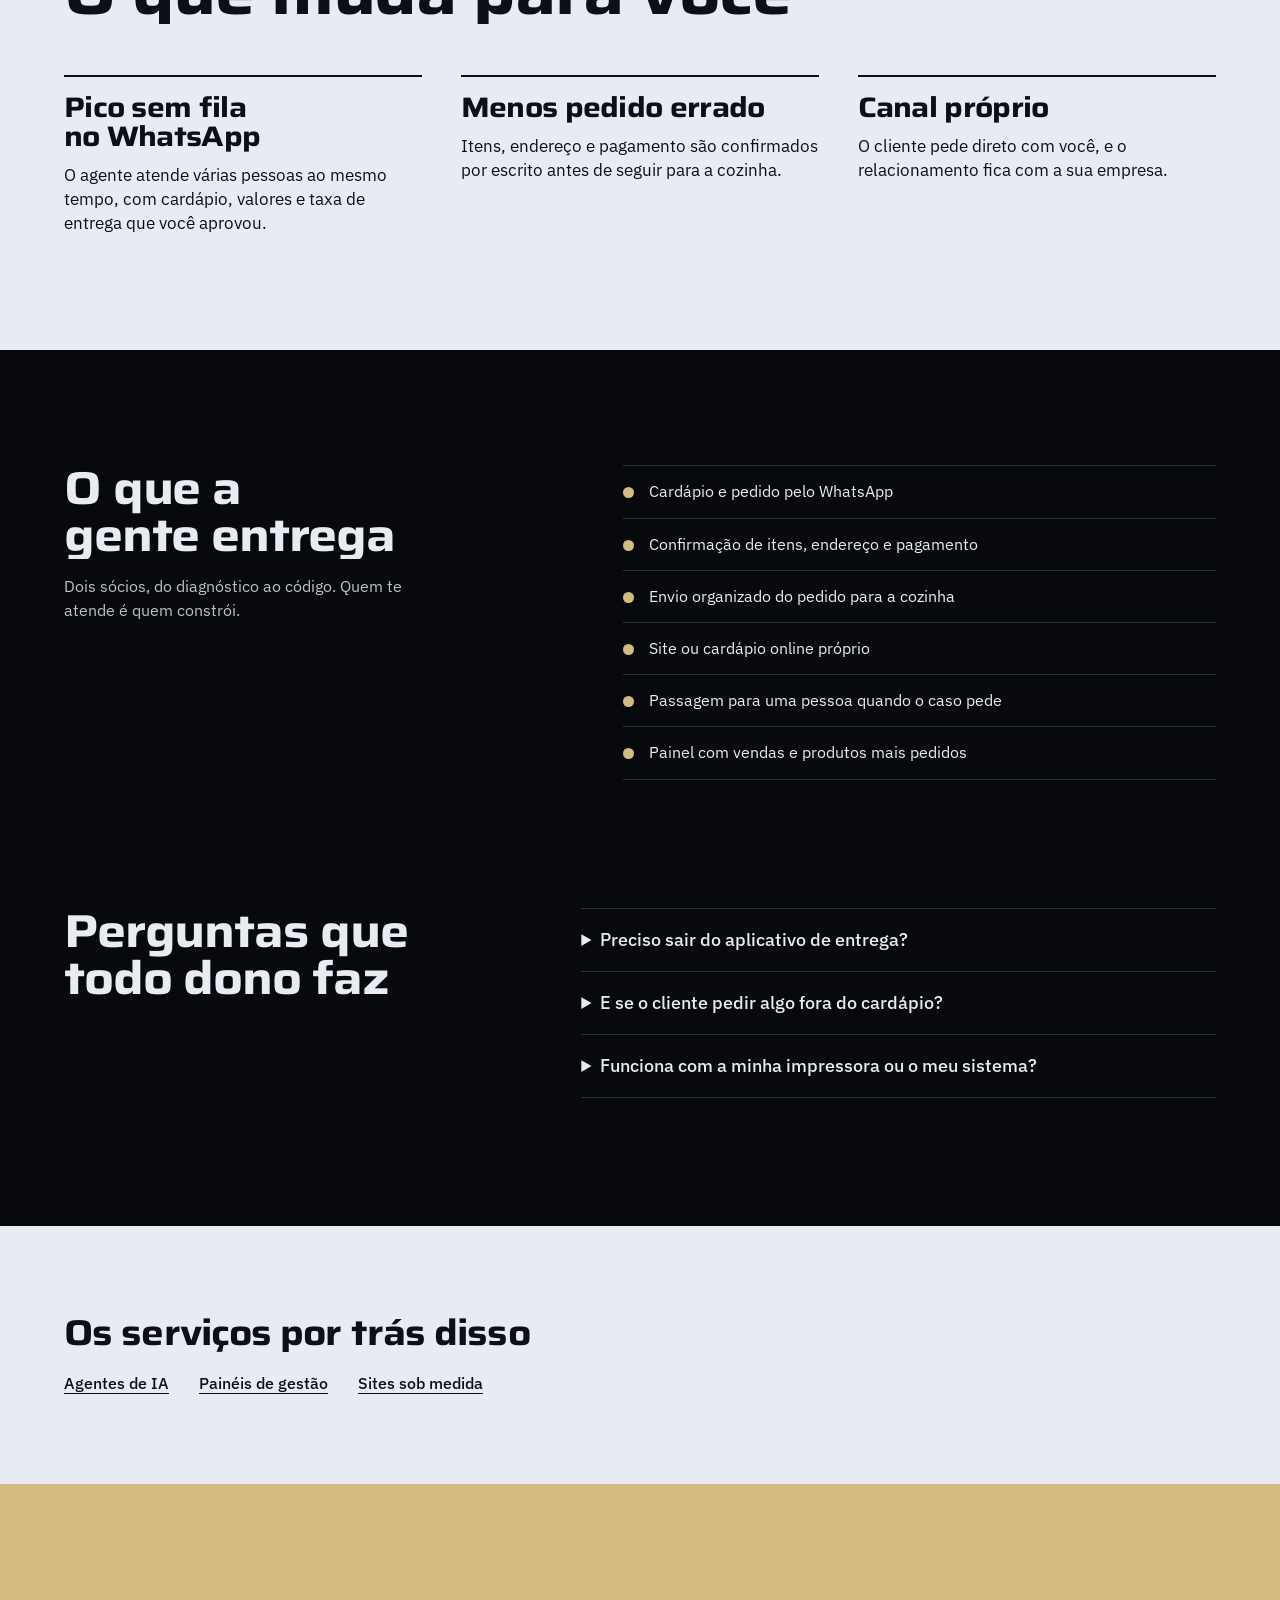
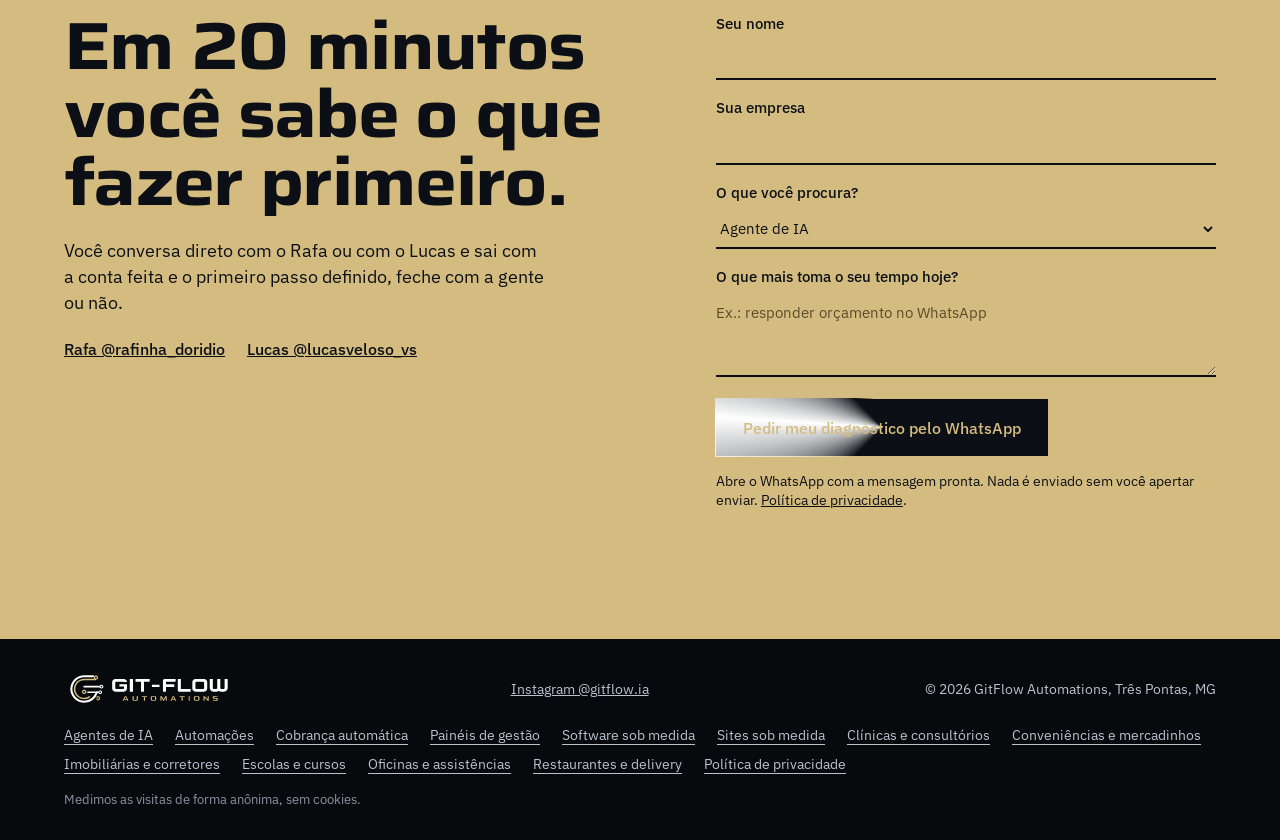
<file: para/restaurantes/index.html>
<!doctype html>
<html lang="pt-BR">
<head>
  <meta charset="utf-8">
  <meta name="viewport" content="width=device-width, initial-scale=1">
  <title>Atendimento com IA e pedidos pelo WhatsApp para restaurantes no Sul de Minas | GitFlow Automations</title>
  <meta name="description" content="Pedido certo e resposta rápida na hora do pico, com canal próprio e números do negócio num lugar só. Diagnóstico gratuito de 20 minutos.">
  <meta name="theme-color" content="#07090D">
  <meta name="geo.placename" content="Três Pontas, MG">
  <meta property="og:type" content="website">
  <meta property="og:title" content="Pedido certo e resposta rápida, mesmo na hora do pico.">
  <meta property="og:description" content="Pedido certo e resposta rápida na hora do pico, com canal próprio e números do negócio num lugar só. Diagnóstico gratuito de 20 minutos.">
  <meta property="og:locale" content="pt_BR">
  <meta property="og:site_name" content="GitFlow Automations">
  <meta property="og:image" content="https://dfrafinha8-gif.github.io/gitflow-site/assets/img/compartilhar.jpg">
  <meta property="og:url" content="https://dfrafinha8-gif.github.io/gitflow-site/para/restaurantes/">
  <meta name="twitter:card" content="summary_large_image">
  <link rel="canonical" href="https://dfrafinha8-gif.github.io/gitflow-site/para/restaurantes/">
  <link rel="icon" href="../../assets/img/simbolo-app.svg" type="image/svg+xml">
  <link rel="preconnect" href="https://fonts.googleapis.com">
  <link rel="preconnect" href="https://fonts.gstatic.com" crossorigin>
  <link href="https://fonts.googleapis.com/css2?family=IBM+Plex+Mono:wght@400&family=IBM+Plex+Sans:wght@400;500&family=Saira:wdth,wght@125,500;125,700&display=swap" rel="stylesheet">
  <link rel="stylesheet" href="../../assets/css/site.css?v=5ff434fec4">
  <script type="application/ld+json">{"@context":"https://schema.org","@graph":[{"@type":"BreadcrumbList","itemListElement":[{"@type":"ListItem","position":1,"name":"Início","item":"https://dfrafinha8-gif.github.io/gitflow-site/"},{"@type":"ListItem","position":2,"name":"Restaurantes e delivery","item":"https://dfrafinha8-gif.github.io/gitflow-site/para/restaurantes/"}]},{"@type":"Service","name":"Restaurantes e delivery","description":"Pedido certo e resposta rápida na hora do pico, com canal próprio e números do negócio num lugar só. Diagnóstico gratuito de 20 minutos.","areaServed":["Três Pontas, MG","Sul de Minas","Brasil"],"provider":{"@type":"ProfessionalService","name":"GitFlow Automations","address":{"@type":"PostalAddress","addressLocality":"Três Pontas","addressRegion":"MG","addressCountry":"BR"}}}]}</script>
  <script>document.documentElement.classList.add('js');</script>
</head>
<body>
  <a class="pular" href="#conteudo">Pular para o conteúdo</a>

  <header class="nav" data-nav>
    <a class="nav__marca" href="../../">GitFlow Automations</a>
    <nav aria-label="Principal">
      <a href="../../#equipe">A equipe</a>
      <a href="../../#o-que-fazemos">O que fazemos</a>
      <a href="../../#custo">Quanto custa esperar</a>
      <a href="../../#ao-vivo">Testar o agente</a>
      <a class="nav__chamar" href="#contato">Diagnóstico gratuito</a>
    </nav>
  </header>

  <main id="conteudo">
    <section class="pag-abre pag-abre--demo" id="topo" data-tema="escuro">
      <div class="pag-abre__texto">
        <nav class="migalhas" aria-label="Você está em"><ol><li><a href="../../">Início</a></li><li>Para o seu negócio</li><li aria-current="page">Restaurantes e delivery</li></ol></nav>
        <h1>Pedido certo e resposta rápida, <b>mesmo na hora do pico.</b></h1>
        <p>Para restaurantes, delivery e lanchonetes: o agente anota o pedido no WhatsApp enquanto sua equipe cuida da cozinha e do balcão.</p>
        <div class="abre__botoes">
          <a class="botao" href="#contato" data-interesse="Agente de IA">Quero meu diagnóstico gratuito</a>
          <a class="botao botao--linha" href="../../#ao-vivo">Testar o agente agora</a>
        </div>
      </div>
      <div class="demo" data-demo aria-hidden="true">
        <p class="demo__topo">Pedido novo<span>agora</span></p>
        <div class="demo__corpo">
          <ol class="demo__fluxo">
            <li data-em="400"><b>Pedido chegou pelo WhatsApp</b><span>Maria, 2 itens</span></li>
            <li data-em="1400"><b>Lançado no sistema</b><span>sem ninguém digitar</span></li>
            <li data-em="2400"><b>Estoque atualizado</b><span>2 unidades baixadas</span></li>
            <li data-em="3400"><b>Equipe avisada</b><span>separar até as 14h</span></li>
          </ol>
          <p class="demo__total" data-em="4300">Tarefas feitas sozinhas hoje<b data-conta="37">37</b></p>
        </div>
        <small class="demo__nota">Exemplo</small>
      </div>
    </section>

    <section class="pag-dor" id="dor" data-tema="ouro">
      <h2>Parece com a sua empresa?</h2>
      <ul>
        <li>Na hora do pico, as mensagens acumulam e o cliente desiste</li>
        <li>Pedido anotado às pressas volta errado da cozinha</li>
        <li>O aplicativo de entrega fica com uma parte de cada venda</li>
        <li>Ninguém sabe ao certo o que dá lucro e o que só dá trabalho</li>
      </ul>
    </section>

    <section class="pag-muda" id="muda" data-tema="papel">
      <h2>O que muda para você</h2>
      <div class="pag-muda__lista">
        <div><h3>Pico sem fila no WhatsApp</h3><p>O agente atende várias pessoas ao mesmo tempo, com cardápio, valores e taxa de entrega que você aprovou.</p></div>
        <div><h3>Menos pedido errado</h3><p>Itens, endereço e pagamento são confirmados por escrito antes de seguir para a cozinha.</p></div>
        <div><h3>Canal próprio</h3><p>O cliente pede direto com você, e o relacionamento fica com a sua empresa.</p></div>
      </div>
    </section>

    <section class="pag-entrega" id="entrega" data-tema="escuro">
      <div>
        <h2>O que a gente entrega</h2>
        <p>Dois sócios, do diagnóstico ao código. Quem te atende é quem constrói.</p>
      </div>
      <ul>
        <li>Cardápio e pedido pelo WhatsApp</li>
        <li>Confirmação de itens, endereço e pagamento</li>
        <li>Envio organizado do pedido para a cozinha</li>
        <li>Site ou cardápio online próprio</li>
        <li>Passagem para uma pessoa quando o caso pede</li>
        <li>Painel com vendas e produtos mais pedidos</li>
      </ul>
    </section>

    <section class="duvidas" id="duvidas" data-tema="escuro">
      <h2>Perguntas que todo dono faz</h2>
      <div>
        <details><summary>Preciso sair do aplicativo de entrega?</summary><p>Não. O canal próprio pode funcionar ao lado dele. Na conversa a gente olha quanto dos seus pedidos dá para trazer para o WhatsApp.</p></details>
        <details><summary>E se o cliente pedir algo fora do cardápio?</summary><p>O agente passa para a sua equipe, com o pedido e a dúvida já escritos.</p></details>
        <details><summary>Funciona com a minha impressora ou o meu sistema?</summary><p>Depende do equipamento e do sistema. A gente verifica no diagnóstico o que dá para ligar.</p></details>
      </div>
    </section>

    <section class="pag-outros" id="outros" data-tema="papel">
      <h2>Os serviços por trás disso</h2>
      <div>
        <a href="../../servicos/agentes-de-ia/">Agentes de IA</a>
        <a href="../../servicos/paineis-de-gestao/">Painéis de gestão</a>
        <a href="../../servicos/sites-sob-medida/">Sites sob medida</a>
      </div>
    </section>

    <section class="contato" id="contato" data-tema="ouro">
      <div>
        <h2>Em 20 minutos você sabe o que fazer primeiro.</h2>
        <p>Você conversa direto com o Rafa ou com o Lucas e sai com a conta feita e o primeiro passo definido, feche com a gente ou não.</p>
        <p class="contato__socios"><a href="https://www.instagram.com/rafinha_doridio/" rel="noopener">Rafa @rafinha_doridio</a><a href="https://www.instagram.com/lucasveloso_vs/" rel="noopener">Lucas @lucasveloso_vs</a></p>
      </div>
      <form class="form" data-contato novalidate>
        <label>Seu nome<input name="nome" autocomplete="name" required></label>
        <label>Sua empresa<input name="empresa" autocomplete="organization"></label>
        <label>O que você procura?<select name="interesse" data-interesse-campo>
          <option>Ainda não sei</option>
          <option selected>Agente de IA</option>
          <option>Automação</option>
          <option>Cobrança automática</option>
          <option>Painel de gestão</option>
          <option>Software sob medida</option>
          <option>Site sob medida</option>
        </select></label>
        <label>O que mais toma o seu tempo hoje?<textarea name="processo" rows="3" autocomplete="off" required placeholder="Ex.: responder orçamento no WhatsApp"></textarea></label>
        <button type="submit" class="botao botao--tinta">Pedir meu diagnóstico pelo WhatsApp</button>
        <small>Abre o WhatsApp com a mensagem pronta. Nada é enviado sem você apertar enviar. <a href="../../privacidade/">Política de privacidade</a>.</small>
      </form>
    </section>
  </main>

  <footer class="rodape" data-tema="escuro">
    <img src="../../assets/img/logo-horizontal-escuro.svg" alt="GitFlow Automations" width="170">
    <nav class="rodape__links" aria-label="Páginas">
      <a href="../../servicos/agentes-de-ia/">Agentes de IA</a>
      <a href="../../servicos/automacoes/">Automações</a>
      <a href="../../servicos/cobranca-automatica/">Cobrança automática</a>
      <a href="../../servicos/paineis-de-gestao/">Painéis de gestão</a>
      <a href="../../servicos/software-sob-medida/">Software sob medida</a>
      <a href="../../servicos/sites-sob-medida/">Sites sob medida</a>
      <a href="../../para/clinicas/">Clínicas e consultórios</a>
      <a href="../../para/conveniencias/">Conveniências e mercadinhos</a>
      <a href="../../para/imobiliarias/">Imobiliárias e corretores</a>
      <a href="../../para/escolas-e-cursos/">Escolas e cursos</a>
      <a href="../../para/oficinas/">Oficinas e assistências</a>
      <a href="../../para/restaurantes/">Restaurantes e delivery</a>
      <a href="../../privacidade/">Política de privacidade</a>
    </nav>
    <a href="https://www.instagram.com/gitflow.ia/" data-instagram rel="noopener">Instagram @gitflow.ia</a>
    <span>© <span data-ano>2026</span> GitFlow Automations, Três Pontas, MG</span>
    <small data-medicao hidden>Medimos as visitas de forma anônima, sem cookies.</small>
  </footer>

  <a class="fixo" href="#contato" data-fixo>Diagnóstico gratuito</a>

  <script src="../../assets/js/comum.js?v=9605746c2d" defer></script>
  <script src="../../assets/js/futuro.js?v=5034dfb5b2" defer></script>
  <script src="../../assets/js/demos.js?v=25cef8f12f" defer></script>
</body>
</html>
</file>
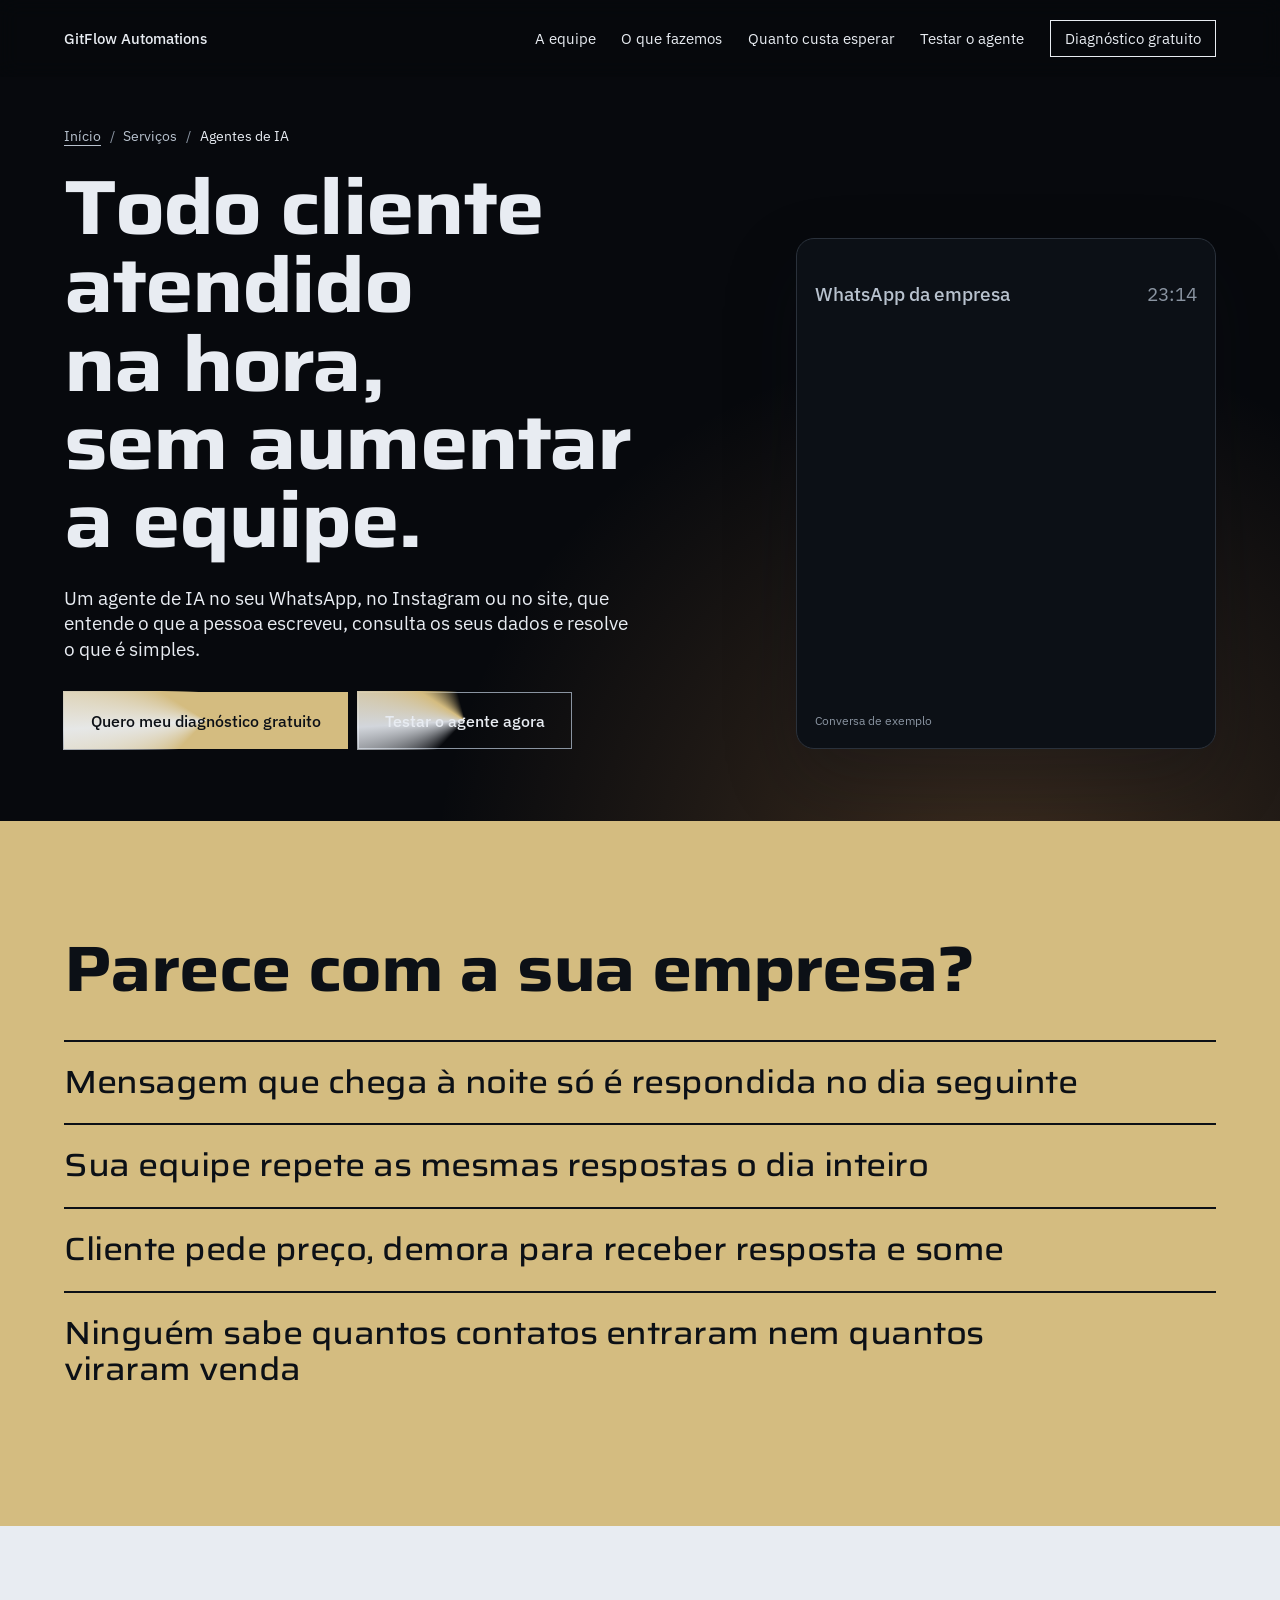
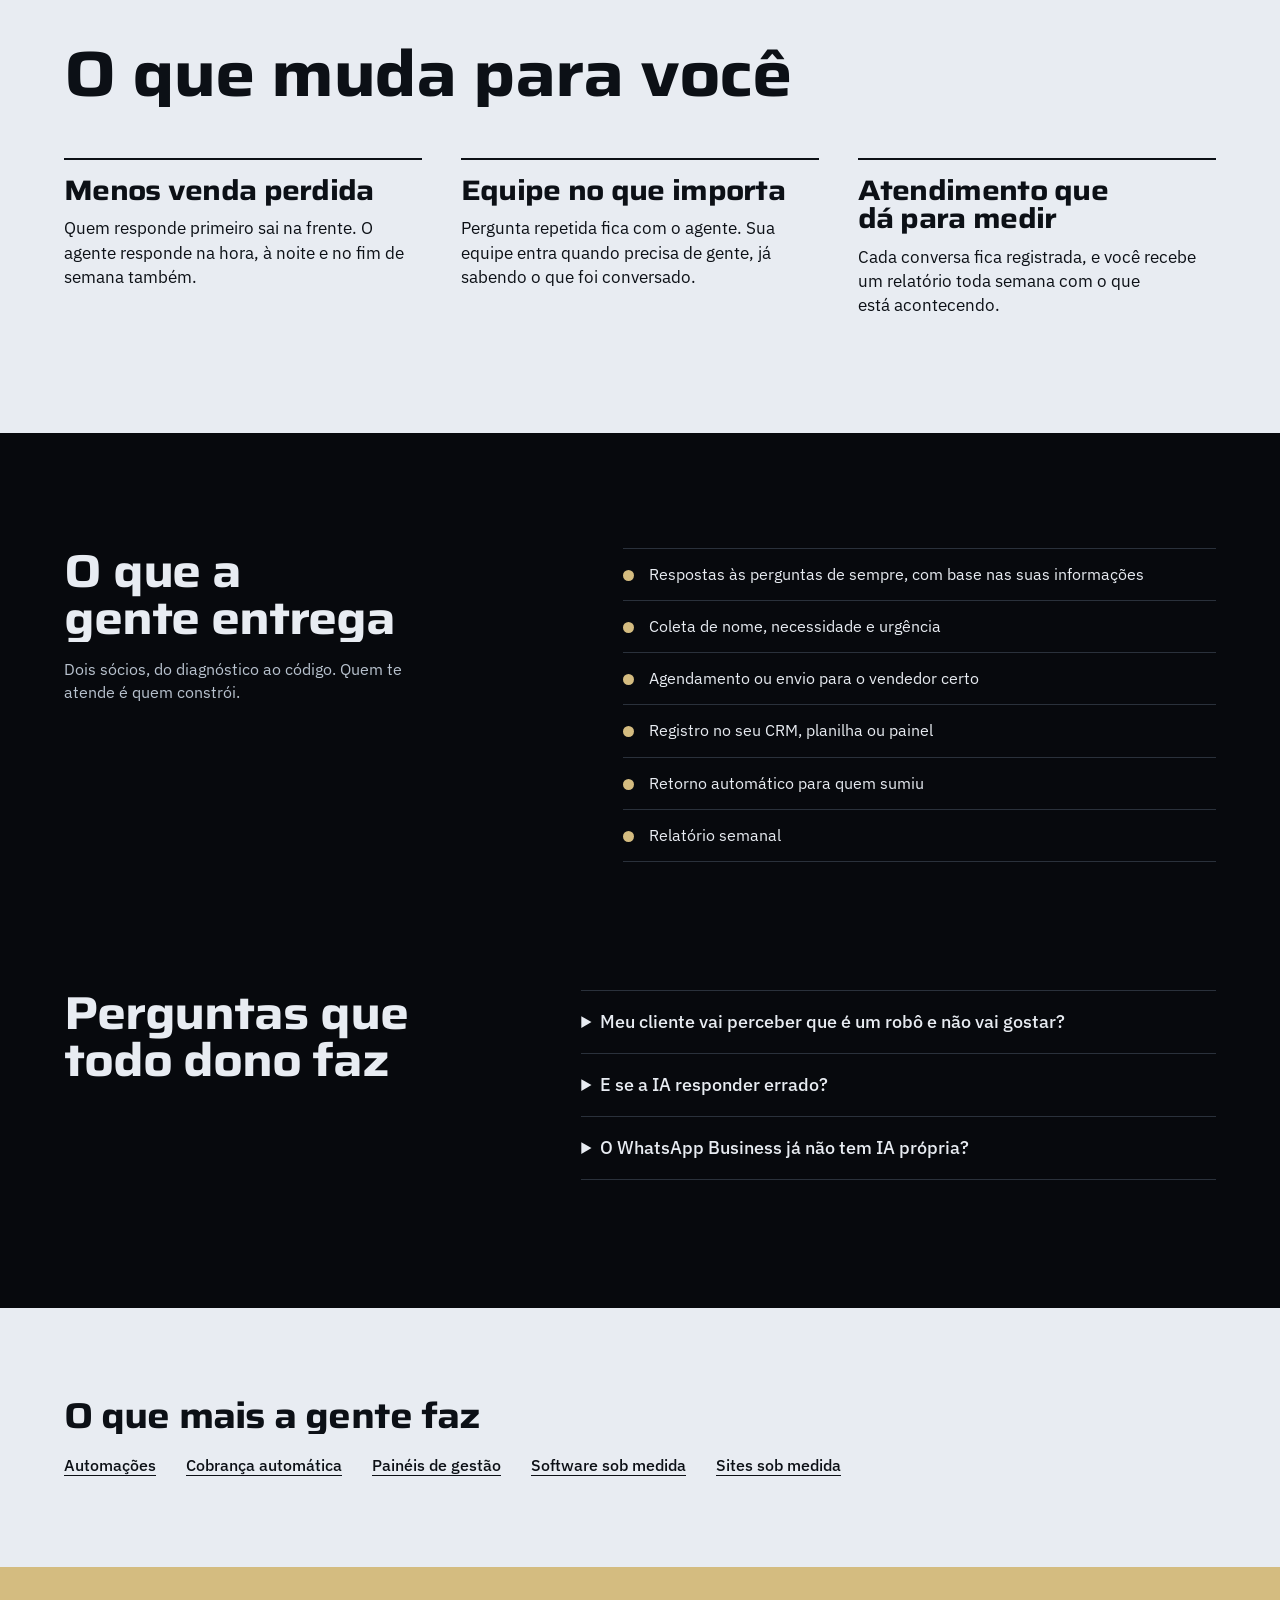
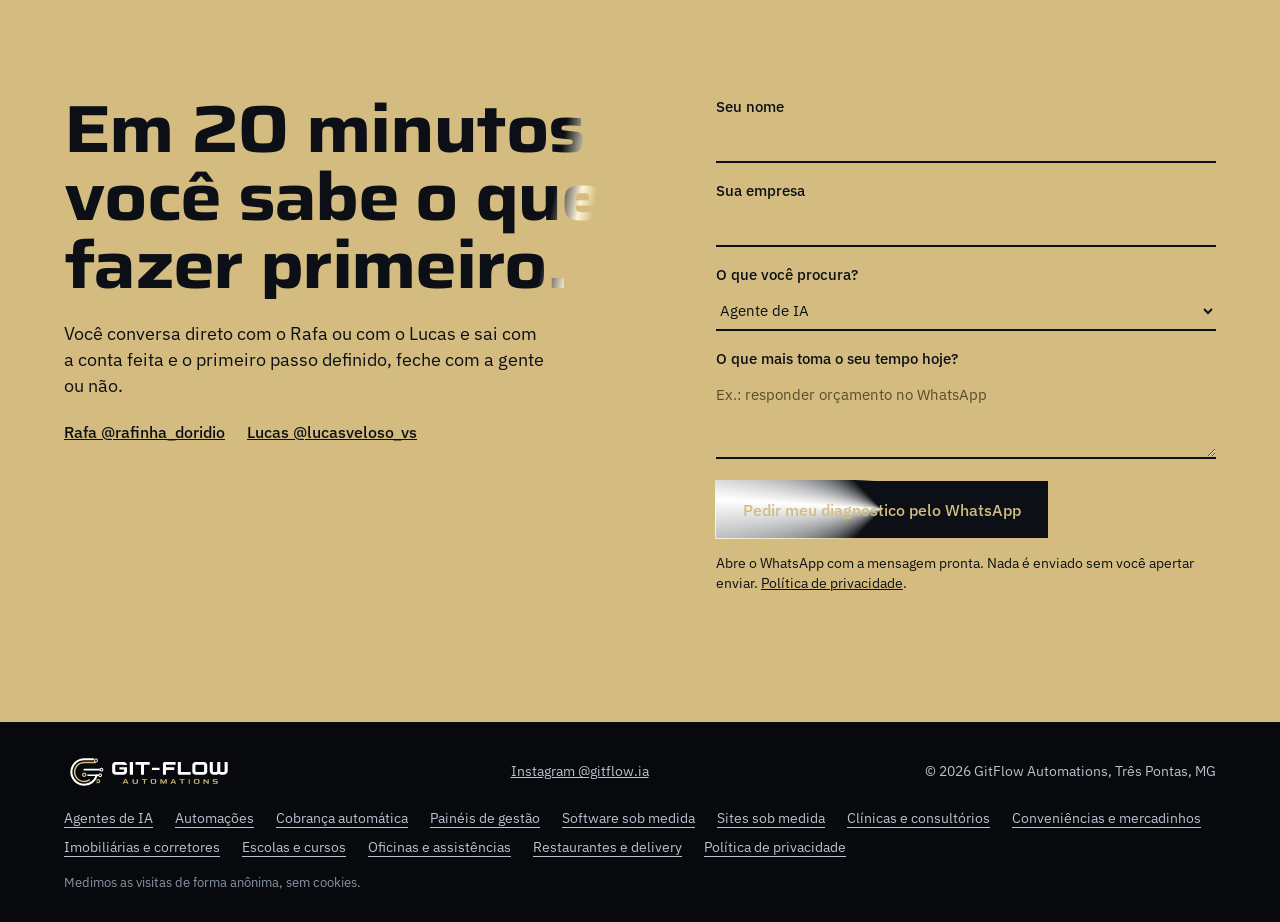
<file: servicos/agentes-de-ia/index.html>
<!doctype html>
<html lang="pt-BR">
<head>
  <meta charset="utf-8">
  <meta name="viewport" content="width=device-width, initial-scale=1">
  <title>Agente de IA no WhatsApp para empresas em Três Pontas e Sul de Minas | GitFlow Automations</title>
  <meta name="description" content="Agente de IA que responde, qualifica e agenda no WhatsApp, a qualquer hora, e passa para sua equipe quando precisa de gente. Diagnóstico gratuito de 20 minutos.">
  <meta name="theme-color" content="#07090D">
  <meta name="geo.placename" content="Três Pontas, MG">
  <meta property="og:type" content="website">
  <meta property="og:title" content="Todo cliente atendido na hora, sem aumentar a equipe.">
  <meta property="og:description" content="Agente de IA que responde, qualifica e agenda no WhatsApp, a qualquer hora, e passa para sua equipe quando precisa de gente. Diagnóstico gratuito de 20 minutos.">
  <meta property="og:locale" content="pt_BR">
  <meta property="og:site_name" content="GitFlow Automations">
  <meta property="og:image" content="https://dfrafinha8-gif.github.io/gitflow-site/assets/img/compartilhar.jpg">
  <meta property="og:url" content="https://dfrafinha8-gif.github.io/gitflow-site/servicos/agentes-de-ia/">
  <meta name="twitter:card" content="summary_large_image">
  <link rel="canonical" href="https://dfrafinha8-gif.github.io/gitflow-site/servicos/agentes-de-ia/">
  <link rel="icon" href="../../assets/img/simbolo-app.svg" type="image/svg+xml">
  <link rel="preconnect" href="https://fonts.googleapis.com">
  <link rel="preconnect" href="https://fonts.gstatic.com" crossorigin>
  <link href="https://fonts.googleapis.com/css2?family=IBM+Plex+Mono:wght@400&family=IBM+Plex+Sans:wght@400;500&family=Saira:wdth,wght@125,500;125,700&display=swap" rel="stylesheet">
  <link rel="stylesheet" href="../../assets/css/site.css?v=5ff434fec4">
  <script type="application/ld+json">{"@context":"https://schema.org","@graph":[{"@type":"BreadcrumbList","itemListElement":[{"@type":"ListItem","position":1,"name":"Início","item":"https://dfrafinha8-gif.github.io/gitflow-site/"},{"@type":"ListItem","position":2,"name":"Agentes de IA","item":"https://dfrafinha8-gif.github.io/gitflow-site/servicos/agentes-de-ia/"}]},{"@type":"Service","name":"Agentes de IA","description":"Agente de IA que responde, qualifica e agenda no WhatsApp, a qualquer hora, e passa para sua equipe quando precisa de gente. Diagnóstico gratuito de 20 minutos.","areaServed":["Três Pontas, MG","Sul de Minas","Brasil"],"provider":{"@type":"ProfessionalService","name":"GitFlow Automations","address":{"@type":"PostalAddress","addressLocality":"Três Pontas","addressRegion":"MG","addressCountry":"BR"}}}]}</script>
  <script>document.documentElement.classList.add('js');</script>
</head>
<body>
  <a class="pular" href="#conteudo">Pular para o conteúdo</a>

  <header class="nav" data-nav>
    <a class="nav__marca" href="../../">GitFlow Automations</a>
    <nav aria-label="Principal">
      <a href="../../#equipe">A equipe</a>
      <a href="../../#o-que-fazemos">O que fazemos</a>
      <a href="../../#custo">Quanto custa esperar</a>
      <a href="../../#ao-vivo">Testar o agente</a>
      <a class="nav__chamar" href="#contato">Diagnóstico gratuito</a>
    </nav>
  </header>

  <main id="conteudo">
    <section class="pag-abre pag-abre--demo" id="topo" data-tema="escuro">
      <div class="pag-abre__texto">
        <nav class="migalhas" aria-label="Você está em"><ol><li><a href="../../">Início</a></li><li>Serviços</li><li aria-current="page">Agentes de IA</li></ol></nav>
        <h1>Todo cliente atendido na hora, <b>sem aumentar a equipe.</b></h1>
        <p>Um agente de IA no seu WhatsApp, no Instagram ou no site, que entende o que a pessoa escreveu, consulta os seus dados e resolve o que é simples.</p>
        <div class="abre__botoes">
          <a class="botao" href="#contato" data-interesse="Agente de IA">Quero meu diagnóstico gratuito</a>
          <a class="botao botao--linha" href="../../#ao-vivo">Testar o agente agora</a>
        </div>
      </div>
      <div class="demo" data-demo aria-hidden="true">
        <p class="demo__topo">WhatsApp da empresa<span>23:14</span></p>
        <div class="demo__corpo">
          <p class="bolha" data-em="300">Boa noite! Vocês atendem sábado?</p>
          <p class="bolha bolha--agente" data-em="1100" data-troca="1900"><span class="demo__antes">digitando…</span><span class="demo__depois">Atendemos sim, das 8h às 13h. Quer que eu reserve um horário?</span></p>
          <p class="bolha" data-em="3300">Quero, às 10h</p>
          <p class="bolha bolha--agente" data-em="4100" data-troca="4800"><span class="demo__antes">digitando…</span><span class="demo__depois">Pronto, sábado às 10h. Te mando um lembrete na sexta. 👍</span></p>
          <p class="demo__selo" data-em="5800">Horário salvo na agenda, sem ninguém acordado</p>
        </div>
        <small class="demo__nota">Conversa de exemplo</small>
      </div>
    </section>

    <section class="pag-dor" id="dor" data-tema="ouro">
      <h2>Parece com a sua empresa?</h2>
      <ul>
        <li>Mensagem que chega à noite só é respondida no dia seguinte</li>
        <li>Sua equipe repete as mesmas respostas o dia inteiro</li>
        <li>Cliente pede preço, demora para receber resposta e some</li>
        <li>Ninguém sabe quantos contatos entraram nem quantos viraram venda</li>
      </ul>
    </section>

    <section class="pag-muda" id="muda" data-tema="papel">
      <h2>O que muda para você</h2>
      <div class="pag-muda__lista">
        <div><h3>Menos venda perdida</h3><p>Quem responde primeiro sai na frente. O agente responde na hora, à noite e no fim de semana também.</p></div>
        <div><h3>Equipe no que importa</h3><p>Pergunta repetida fica com o agente. Sua equipe entra quando precisa de gente, já sabendo o que foi conversado.</p></div>
        <div><h3>Atendimento que dá para medir</h3><p>Cada conversa fica registrada, e você recebe um relatório toda semana com o que está acontecendo.</p></div>
      </div>
    </section>

    <section class="pag-entrega" id="entrega" data-tema="escuro">
      <div>
        <h2>O que a gente entrega</h2>
        <p>Dois sócios, do diagnóstico ao código. Quem te atende é quem constrói.</p>
      </div>
      <ul>
        <li>Respostas às perguntas de sempre, com base nas suas informações</li>
        <li>Coleta de nome, necessidade e urgência</li>
        <li>Agendamento ou envio para o vendedor certo</li>
        <li>Registro no seu CRM, planilha ou painel</li>
        <li>Retorno automático para quem sumiu</li>
        <li>Relatório semanal</li>
      </ul>
    </section>

    <section class="duvidas" id="duvidas" data-tema="escuro">
      <h2>Perguntas que todo dono faz</h2>
      <div>
        <details><summary>Meu cliente vai perceber que é um robô e não vai gostar?</summary><p>O agente se apresenta como assistente e não tenta se passar por pessoa. O que irrita é robô de menu que não entende e não deixa falar com ninguém. O nosso entende o que foi escrito e chama a sua equipe quando o assunto pede.</p></details>
        <details><summary>E se a IA responder errado?</summary><p>Ela não fica solta. Trabalha só com as informações que você aprovou, tem limites definidos com você e passa para uma pessoa quando não tem certeza. Toda conversa fica registrada para conferir.</p></details>
        <details><summary>O WhatsApp Business já não tem IA própria?</summary><p>Tem, a Meta lançou um agente próprio e ele é cobrado por uso. Para casos simples pode bastar, e se for o seu caso a gente fala. Quando precisa consultar sua agenda, seu estoque ou seu sistema e seguir as suas regras, aí entra o que a gente constrói.</p></details>
      </div>
    </section>

    <section class="pag-outros" id="outros" data-tema="papel">
      <h2>O que mais a gente faz</h2>
      <div>
        <a href="../../servicos/automacoes/">Automações</a>
        <a href="../../servicos/cobranca-automatica/">Cobrança automática</a>
        <a href="../../servicos/paineis-de-gestao/">Painéis de gestão</a>
        <a href="../../servicos/software-sob-medida/">Software sob medida</a>
        <a href="../../servicos/sites-sob-medida/">Sites sob medida</a>
      </div>
    </section>

    <section class="contato" id="contato" data-tema="ouro">
      <div>
        <h2>Em 20 minutos você sabe o que fazer primeiro.</h2>
        <p>Você conversa direto com o Rafa ou com o Lucas e sai com a conta feita e o primeiro passo definido, feche com a gente ou não.</p>
        <p class="contato__socios"><a href="https://www.instagram.com/rafinha_doridio/" rel="noopener">Rafa @rafinha_doridio</a><a href="https://www.instagram.com/lucasveloso_vs/" rel="noopener">Lucas @lucasveloso_vs</a></p>
      </div>
      <form class="form" data-contato novalidate>
        <label>Seu nome<input name="nome" autocomplete="name" required></label>
        <label>Sua empresa<input name="empresa" autocomplete="organization"></label>
        <label>O que você procura?<select name="interesse" data-interesse-campo>
          <option>Ainda não sei</option>
          <option selected>Agente de IA</option>
          <option>Automação</option>
          <option>Cobrança automática</option>
          <option>Painel de gestão</option>
          <option>Software sob medida</option>
          <option>Site sob medida</option>
        </select></label>
        <label>O que mais toma o seu tempo hoje?<textarea name="processo" rows="3" autocomplete="off" required placeholder="Ex.: responder orçamento no WhatsApp"></textarea></label>
        <button type="submit" class="botao botao--tinta">Pedir meu diagnóstico pelo WhatsApp</button>
        <small>Abre o WhatsApp com a mensagem pronta. Nada é enviado sem você apertar enviar. <a href="../../privacidade/">Política de privacidade</a>.</small>
      </form>
    </section>
  </main>

  <footer class="rodape" data-tema="escuro">
    <img src="../../assets/img/logo-horizontal-escuro.svg" alt="GitFlow Automations" width="170">
    <nav class="rodape__links" aria-label="Páginas">
      <a href="../../servicos/agentes-de-ia/">Agentes de IA</a>
      <a href="../../servicos/automacoes/">Automações</a>
      <a href="../../servicos/cobranca-automatica/">Cobrança automática</a>
      <a href="../../servicos/paineis-de-gestao/">Painéis de gestão</a>
      <a href="../../servicos/software-sob-medida/">Software sob medida</a>
      <a href="../../servicos/sites-sob-medida/">Sites sob medida</a>
      <a href="../../para/clinicas/">Clínicas e consultórios</a>
      <a href="../../para/conveniencias/">Conveniências e mercadinhos</a>
      <a href="../../para/imobiliarias/">Imobiliárias e corretores</a>
      <a href="../../para/escolas-e-cursos/">Escolas e cursos</a>
      <a href="../../para/oficinas/">Oficinas e assistências</a>
      <a href="../../para/restaurantes/">Restaurantes e delivery</a>
      <a href="../../privacidade/">Política de privacidade</a>
    </nav>
    <a href="https://www.instagram.com/gitflow.ia/" data-instagram rel="noopener">Instagram @gitflow.ia</a>
    <span>© <span data-ano>2026</span> GitFlow Automations, Três Pontas, MG</span>
    <small data-medicao hidden>Medimos as visitas de forma anônima, sem cookies.</small>
  </footer>

  <a class="fixo" href="#contato" data-fixo>Diagnóstico gratuito</a>

  <script src="../../assets/js/comum.js?v=9605746c2d" defer></script>
  <script src="../../assets/js/futuro.js?v=5034dfb5b2" defer></script>
  <script src="../../assets/js/demos.js?v=25cef8f12f" defer></script>
</body>
</html>
</file>
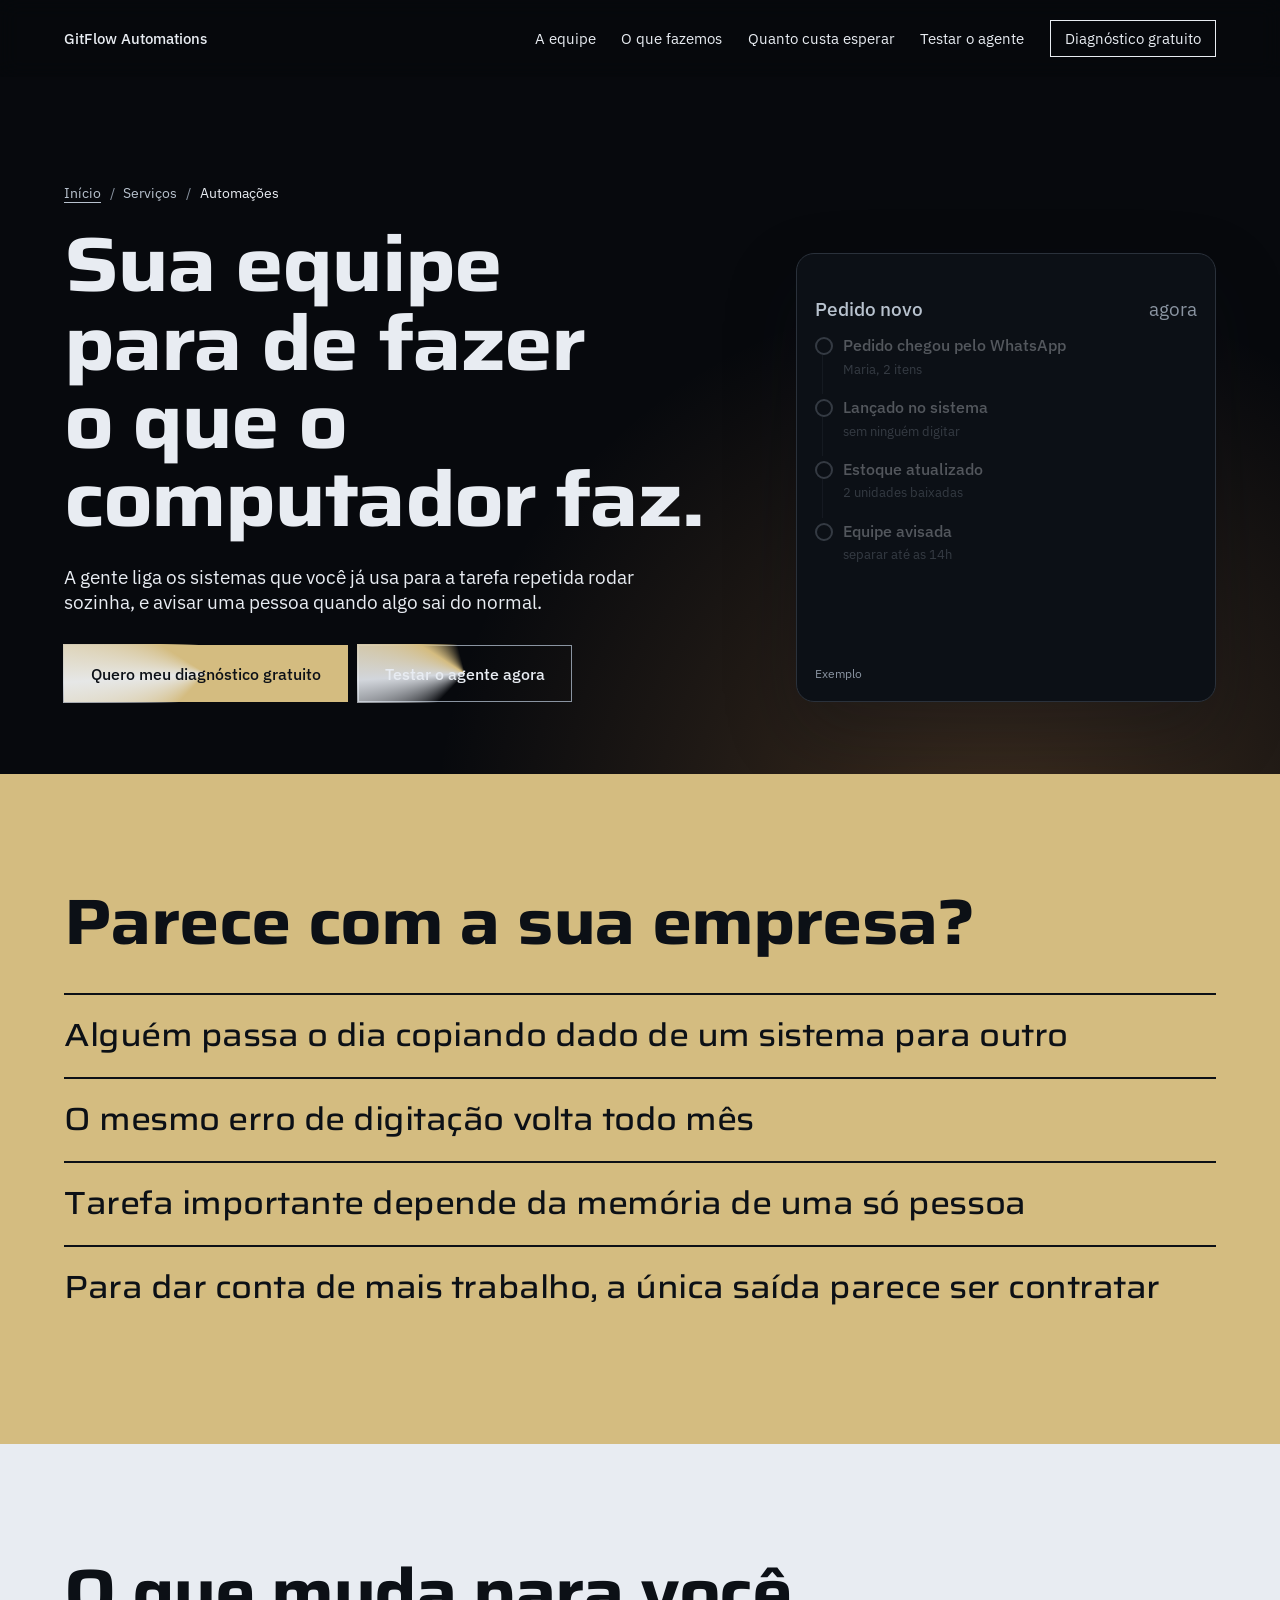
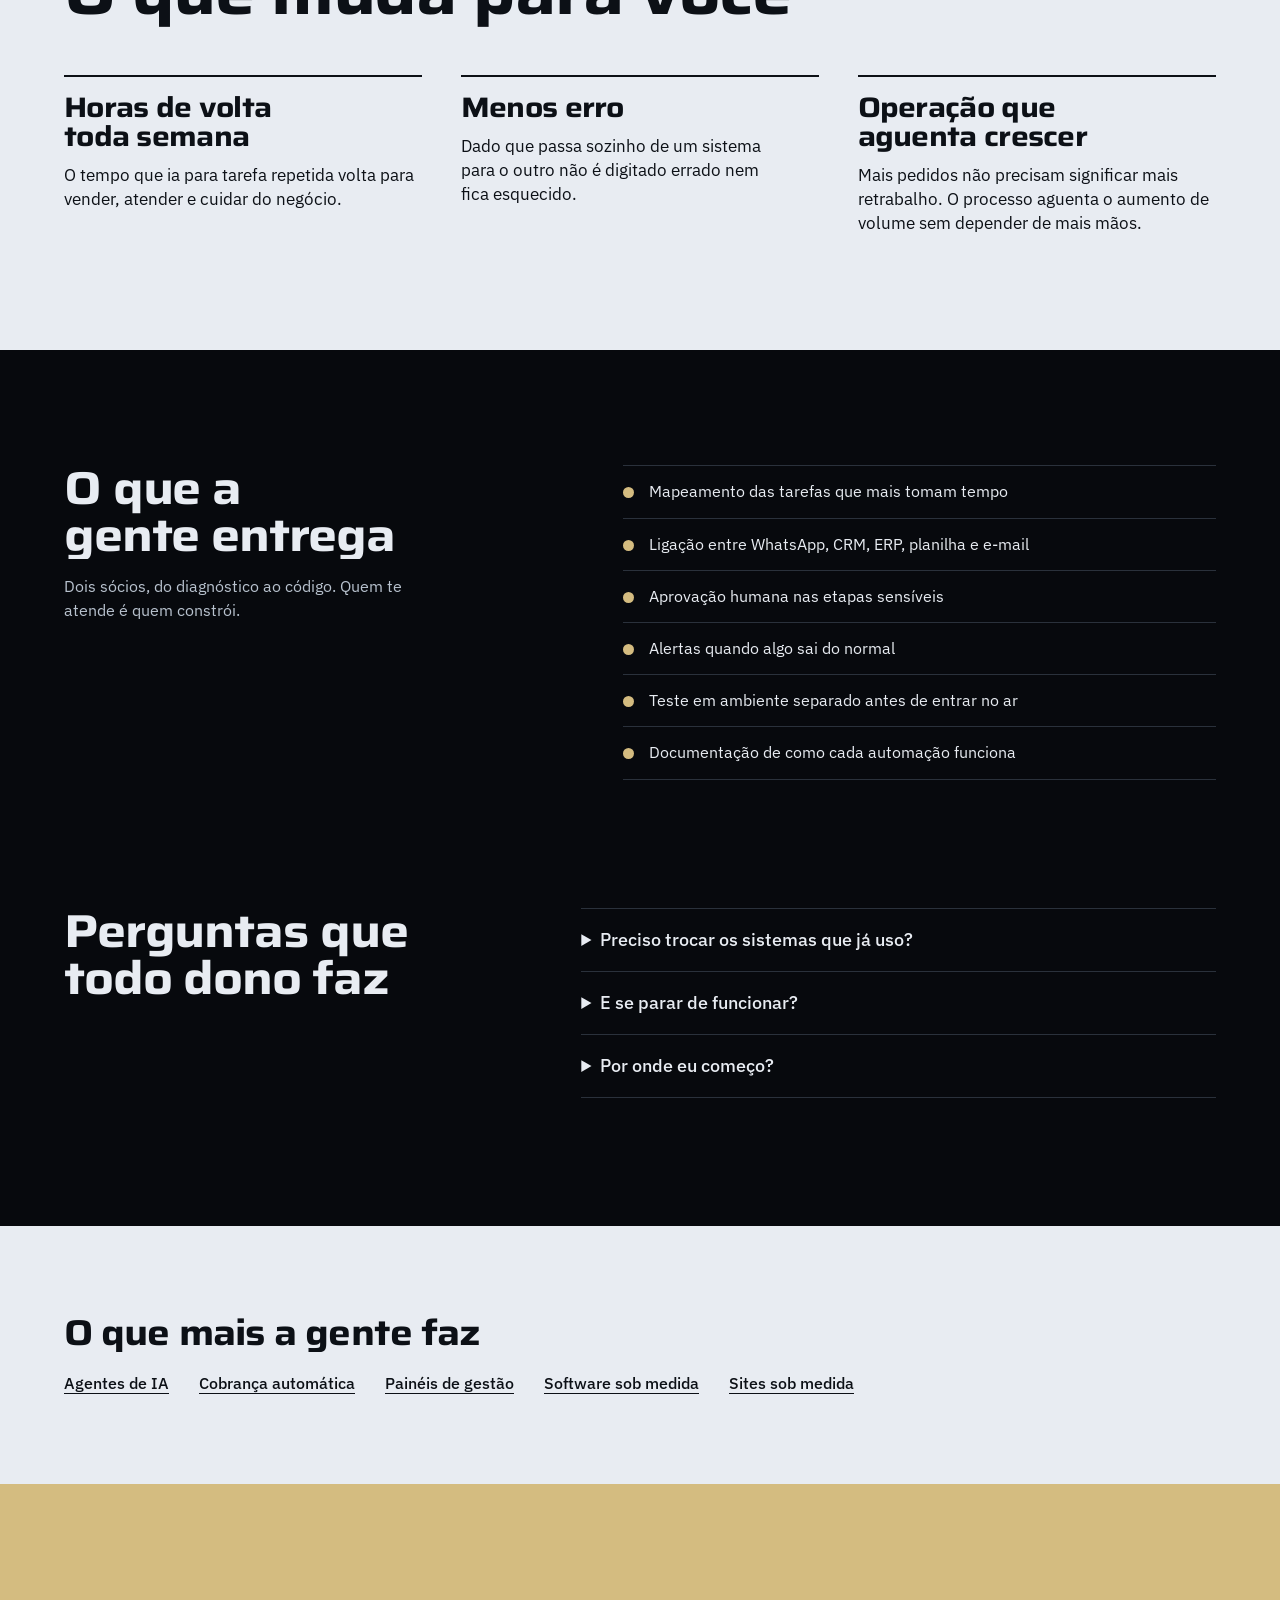
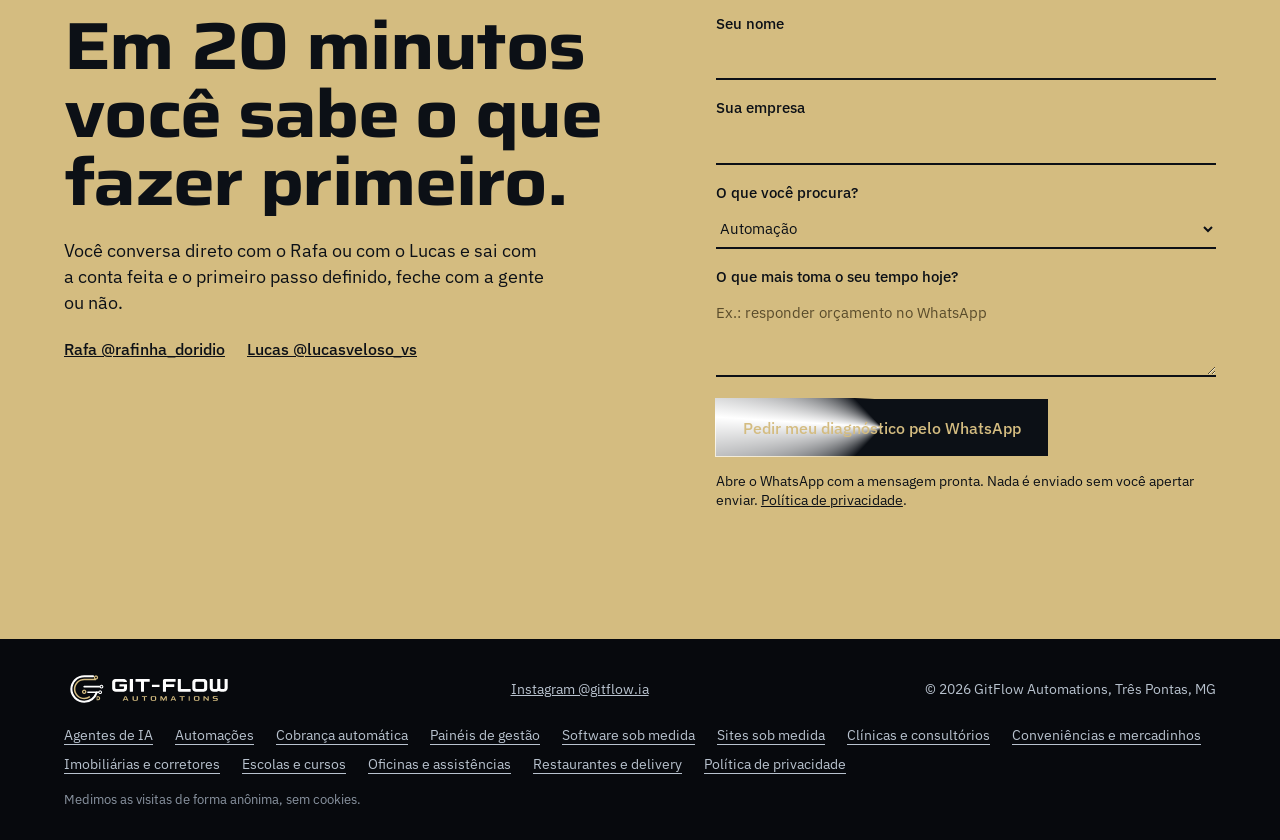
<file: servicos/automacoes/index.html>
<!doctype html>
<html lang="pt-BR">
<head>
  <meta charset="utf-8">
  <meta name="viewport" content="width=device-width, initial-scale=1">
  <title>Automação de processos para empresas em Três Pontas e Sul de Minas | GitFlow Automations</title>
  <meta name="description" content="WhatsApp, CRM, ERP, planilha e e-mail conversando entre si, para a tarefa repetida rodar sozinha e avisar quando algo sai do normal. Diagnóstico gratuito de 20 minutos.">
  <meta name="theme-color" content="#07090D">
  <meta name="geo.placename" content="Três Pontas, MG">
  <meta property="og:type" content="website">
  <meta property="og:title" content="Sua equipe para de fazer o que o computador faz.">
  <meta property="og:description" content="WhatsApp, CRM, ERP, planilha e e-mail conversando entre si, para a tarefa repetida rodar sozinha e avisar quando algo sai do normal. Diagnóstico gratuito de 20 minutos.">
  <meta property="og:locale" content="pt_BR">
  <meta property="og:site_name" content="GitFlow Automations">
  <meta property="og:image" content="https://dfrafinha8-gif.github.io/gitflow-site/assets/img/compartilhar.jpg">
  <meta property="og:url" content="https://dfrafinha8-gif.github.io/gitflow-site/servicos/automacoes/">
  <meta name="twitter:card" content="summary_large_image">
  <link rel="canonical" href="https://dfrafinha8-gif.github.io/gitflow-site/servicos/automacoes/">
  <link rel="icon" href="../../assets/img/simbolo-app.svg" type="image/svg+xml">
  <link rel="preconnect" href="https://fonts.googleapis.com">
  <link rel="preconnect" href="https://fonts.gstatic.com" crossorigin>
  <link href="https://fonts.googleapis.com/css2?family=IBM+Plex+Mono:wght@400&family=IBM+Plex+Sans:wght@400;500&family=Saira:wdth,wght@125,500;125,700&display=swap" rel="stylesheet">
  <link rel="stylesheet" href="../../assets/css/site.css?v=5ff434fec4">
  <script type="application/ld+json">{"@context":"https://schema.org","@graph":[{"@type":"BreadcrumbList","itemListElement":[{"@type":"ListItem","position":1,"name":"Início","item":"https://dfrafinha8-gif.github.io/gitflow-site/"},{"@type":"ListItem","position":2,"name":"Automações","item":"https://dfrafinha8-gif.github.io/gitflow-site/servicos/automacoes/"}]},{"@type":"Service","name":"Automações","description":"WhatsApp, CRM, ERP, planilha e e-mail conversando entre si, para a tarefa repetida rodar sozinha e avisar quando algo sai do normal. Diagnóstico gratuito de 20 minutos.","areaServed":["Três Pontas, MG","Sul de Minas","Brasil"],"provider":{"@type":"ProfessionalService","name":"GitFlow Automations","address":{"@type":"PostalAddress","addressLocality":"Três Pontas","addressRegion":"MG","addressCountry":"BR"}}}]}</script>
  <script>document.documentElement.classList.add('js');</script>
</head>
<body>
  <a class="pular" href="#conteudo">Pular para o conteúdo</a>

  <header class="nav" data-nav>
    <a class="nav__marca" href="../../">GitFlow Automations</a>
    <nav aria-label="Principal">
      <a href="../../#equipe">A equipe</a>
      <a href="../../#o-que-fazemos">O que fazemos</a>
      <a href="../../#custo">Quanto custa esperar</a>
      <a href="../../#ao-vivo">Testar o agente</a>
      <a class="nav__chamar" href="#contato">Diagnóstico gratuito</a>
    </nav>
  </header>

  <main id="conteudo">
    <section class="pag-abre pag-abre--demo" id="topo" data-tema="escuro">
      <div class="pag-abre__texto">
        <nav class="migalhas" aria-label="Você está em"><ol><li><a href="../../">Início</a></li><li>Serviços</li><li aria-current="page">Automações</li></ol></nav>
        <h1>Sua equipe para de fazer <b>o que o computador faz.</b></h1>
        <p>A gente liga os sistemas que você já usa para a tarefa repetida rodar sozinha, e avisar uma pessoa quando algo sai do normal.</p>
        <div class="abre__botoes">
          <a class="botao" href="#contato" data-interesse="Automação">Quero meu diagnóstico gratuito</a>
          <a class="botao botao--linha" href="../../#ao-vivo">Testar o agente agora</a>
        </div>
      </div>
      <div class="demo" data-demo aria-hidden="true">
        <p class="demo__topo">Pedido novo<span>agora</span></p>
        <div class="demo__corpo">
          <ol class="demo__fluxo">
            <li data-em="400"><b>Pedido chegou pelo WhatsApp</b><span>Maria, 2 itens</span></li>
            <li data-em="1400"><b>Lançado no sistema</b><span>sem ninguém digitar</span></li>
            <li data-em="2400"><b>Estoque atualizado</b><span>2 unidades baixadas</span></li>
            <li data-em="3400"><b>Equipe avisada</b><span>separar até as 14h</span></li>
          </ol>
          <p class="demo__total" data-em="4300">Tarefas feitas sozinhas hoje<b data-conta="37">37</b></p>
        </div>
        <small class="demo__nota">Exemplo</small>
      </div>
    </section>

    <section class="pag-dor" id="dor" data-tema="ouro">
      <h2>Parece com a sua empresa?</h2>
      <ul>
        <li>Alguém passa o dia copiando dado de um sistema para outro</li>
        <li>O mesmo erro de digitação volta todo mês</li>
        <li>Tarefa importante depende da memória de uma só pessoa</li>
        <li>Para dar conta de mais trabalho, a única saída parece ser contratar</li>
      </ul>
    </section>

    <section class="pag-muda" id="muda" data-tema="papel">
      <h2>O que muda para você</h2>
      <div class="pag-muda__lista">
        <div><h3>Horas de volta toda semana</h3><p>O tempo que ia para tarefa repetida volta para vender, atender e cuidar do negócio.</p></div>
        <div><h3>Menos erro</h3><p>Dado que passa sozinho de um sistema para o outro não é digitado errado nem fica esquecido.</p></div>
        <div><h3>Operação que aguenta crescer</h3><p>Mais pedidos não precisam significar mais retrabalho. O processo aguenta o aumento de volume sem depender de mais mãos.</p></div>
      </div>
    </section>

    <section class="pag-entrega" id="entrega" data-tema="escuro">
      <div>
        <h2>O que a gente entrega</h2>
        <p>Dois sócios, do diagnóstico ao código. Quem te atende é quem constrói.</p>
      </div>
      <ul>
        <li>Mapeamento das tarefas que mais tomam tempo</li>
        <li>Ligação entre WhatsApp, CRM, ERP, planilha e e-mail</li>
        <li>Aprovação humana nas etapas sensíveis</li>
        <li>Alertas quando algo sai do normal</li>
        <li>Teste em ambiente separado antes de entrar no ar</li>
        <li>Documentação de como cada automação funciona</li>
      </ul>
    </section>

    <section class="duvidas" id="duvidas" data-tema="escuro">
      <h2>Perguntas que todo dono faz</h2>
      <div>
        <details><summary>Preciso trocar os sistemas que já uso?</summary><p>Quase nunca. Conectamos o que você já tem. Só sugerimos trocar quando a ferramenta atual realmente impede a automação.</p></details>
        <details><summary>E se parar de funcionar?</summary><p>As automações são monitoradas. Quando algo sai do normal, o alerta chega para nós e a gente corrige. E você fala direto com quem construiu.</p></details>
        <details><summary>Por onde eu começo?</summary><p>Pela tarefa que mais toma tempo ou que mais dá erro. No diagnóstico de 20 minutos a gente descobre qual é e faz a conta de quanto ela custa hoje.</p></details>
      </div>
    </section>

    <section class="pag-outros" id="outros" data-tema="papel">
      <h2>O que mais a gente faz</h2>
      <div>
        <a href="../../servicos/agentes-de-ia/">Agentes de IA</a>
        <a href="../../servicos/cobranca-automatica/">Cobrança automática</a>
        <a href="../../servicos/paineis-de-gestao/">Painéis de gestão</a>
        <a href="../../servicos/software-sob-medida/">Software sob medida</a>
        <a href="../../servicos/sites-sob-medida/">Sites sob medida</a>
      </div>
    </section>

    <section class="contato" id="contato" data-tema="ouro">
      <div>
        <h2>Em 20 minutos você sabe o que fazer primeiro.</h2>
        <p>Você conversa direto com o Rafa ou com o Lucas e sai com a conta feita e o primeiro passo definido, feche com a gente ou não.</p>
        <p class="contato__socios"><a href="https://www.instagram.com/rafinha_doridio/" rel="noopener">Rafa @rafinha_doridio</a><a href="https://www.instagram.com/lucasveloso_vs/" rel="noopener">Lucas @lucasveloso_vs</a></p>
      </div>
      <form class="form" data-contato novalidate>
        <label>Seu nome<input name="nome" autocomplete="name" required></label>
        <label>Sua empresa<input name="empresa" autocomplete="organization"></label>
        <label>O que você procura?<select name="interesse" data-interesse-campo>
          <option>Ainda não sei</option>
          <option>Agente de IA</option>
          <option selected>Automação</option>
          <option>Cobrança automática</option>
          <option>Painel de gestão</option>
          <option>Software sob medida</option>
          <option>Site sob medida</option>
        </select></label>
        <label>O que mais toma o seu tempo hoje?<textarea name="processo" rows="3" autocomplete="off" required placeholder="Ex.: responder orçamento no WhatsApp"></textarea></label>
        <button type="submit" class="botao botao--tinta">Pedir meu diagnóstico pelo WhatsApp</button>
        <small>Abre o WhatsApp com a mensagem pronta. Nada é enviado sem você apertar enviar. <a href="../../privacidade/">Política de privacidade</a>.</small>
      </form>
    </section>
  </main>

  <footer class="rodape" data-tema="escuro">
    <img src="../../assets/img/logo-horizontal-escuro.svg" alt="GitFlow Automations" width="170">
    <nav class="rodape__links" aria-label="Páginas">
      <a href="../../servicos/agentes-de-ia/">Agentes de IA</a>
      <a href="../../servicos/automacoes/">Automações</a>
      <a href="../../servicos/cobranca-automatica/">Cobrança automática</a>
      <a href="../../servicos/paineis-de-gestao/">Painéis de gestão</a>
      <a href="../../servicos/software-sob-medida/">Software sob medida</a>
      <a href="../../servicos/sites-sob-medida/">Sites sob medida</a>
      <a href="../../para/clinicas/">Clínicas e consultórios</a>
      <a href="../../para/conveniencias/">Conveniências e mercadinhos</a>
      <a href="../../para/imobiliarias/">Imobiliárias e corretores</a>
      <a href="../../para/escolas-e-cursos/">Escolas e cursos</a>
      <a href="../../para/oficinas/">Oficinas e assistências</a>
      <a href="../../para/restaurantes/">Restaurantes e delivery</a>
      <a href="../../privacidade/">Política de privacidade</a>
    </nav>
    <a href="https://www.instagram.com/gitflow.ia/" data-instagram rel="noopener">Instagram @gitflow.ia</a>
    <span>© <span data-ano>2026</span> GitFlow Automations, Três Pontas, MG</span>
    <small data-medicao hidden>Medimos as visitas de forma anônima, sem cookies.</small>
  </footer>

  <a class="fixo" href="#contato" data-fixo>Diagnóstico gratuito</a>

  <script src="../../assets/js/comum.js?v=9605746c2d" defer></script>
  <script src="../../assets/js/futuro.js?v=5034dfb5b2" defer></script>
  <script src="../../assets/js/demos.js?v=25cef8f12f" defer></script>
</body>
</html>
</file>
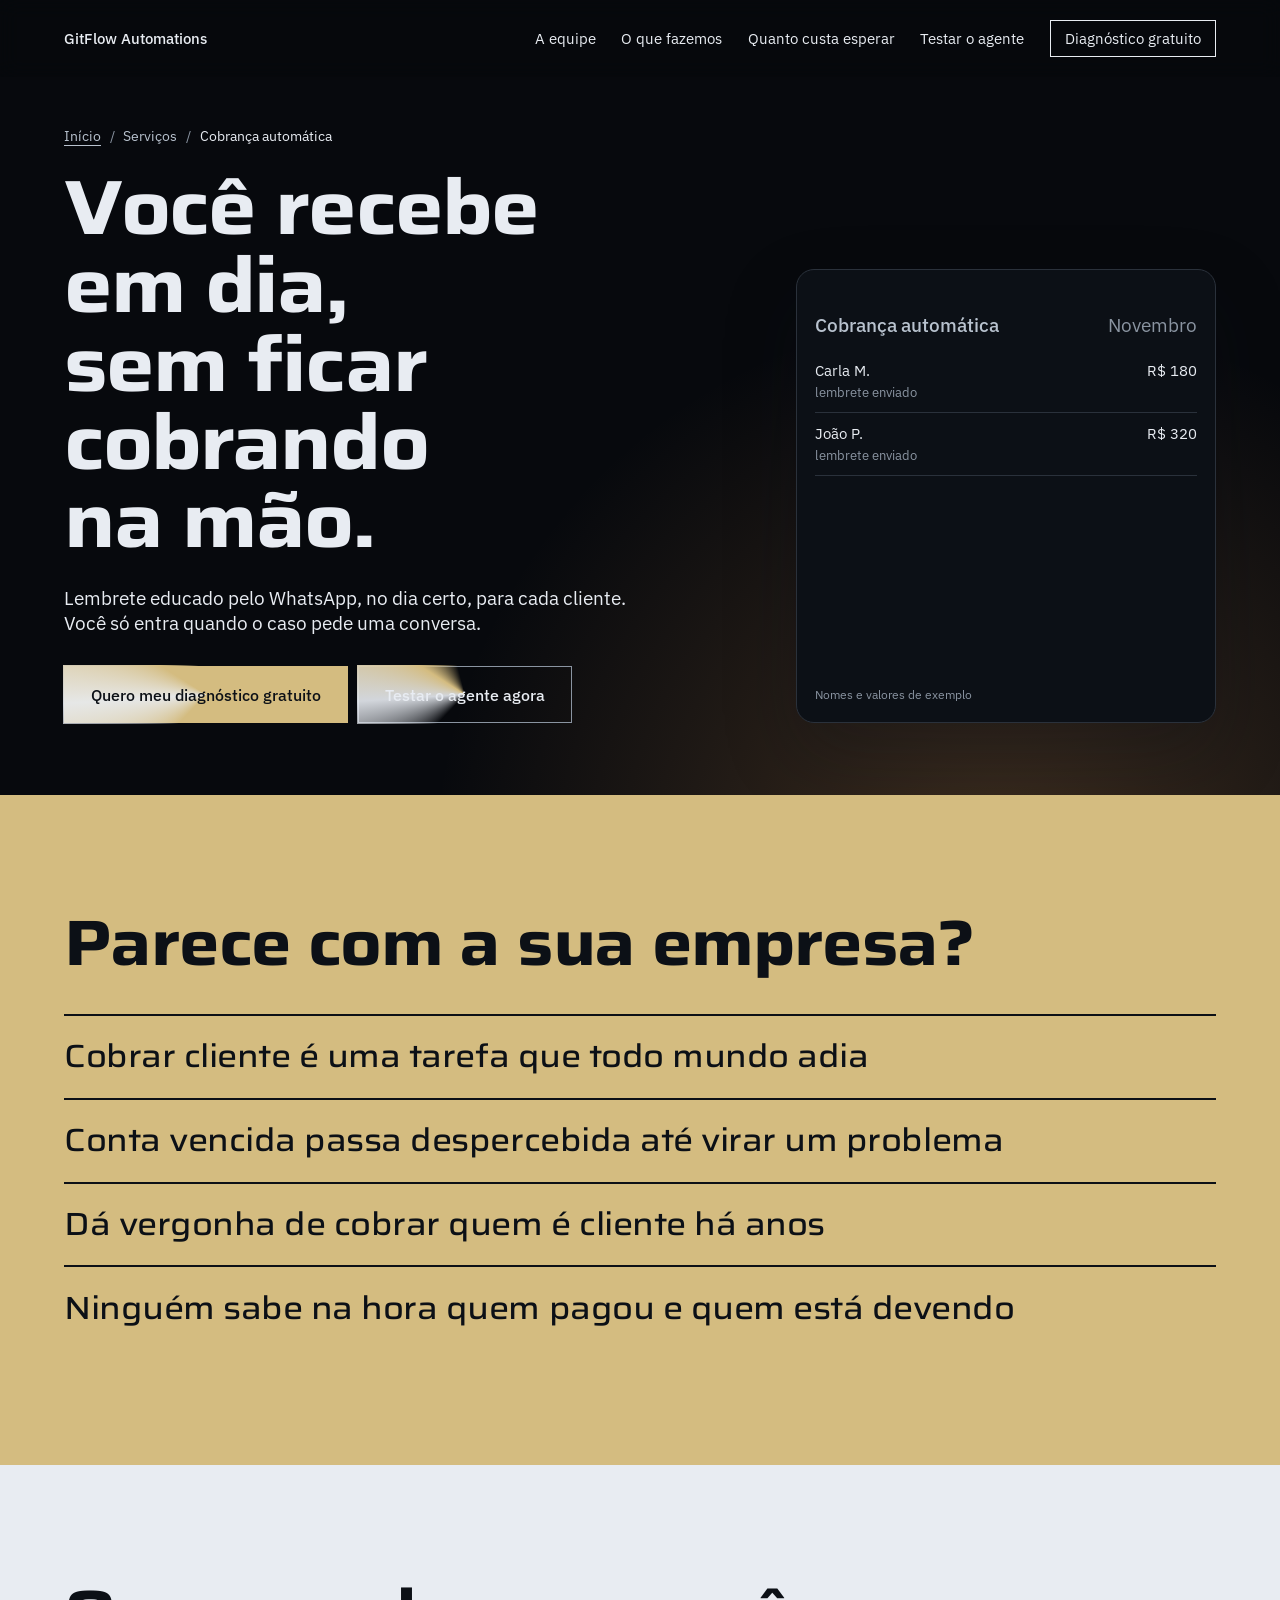
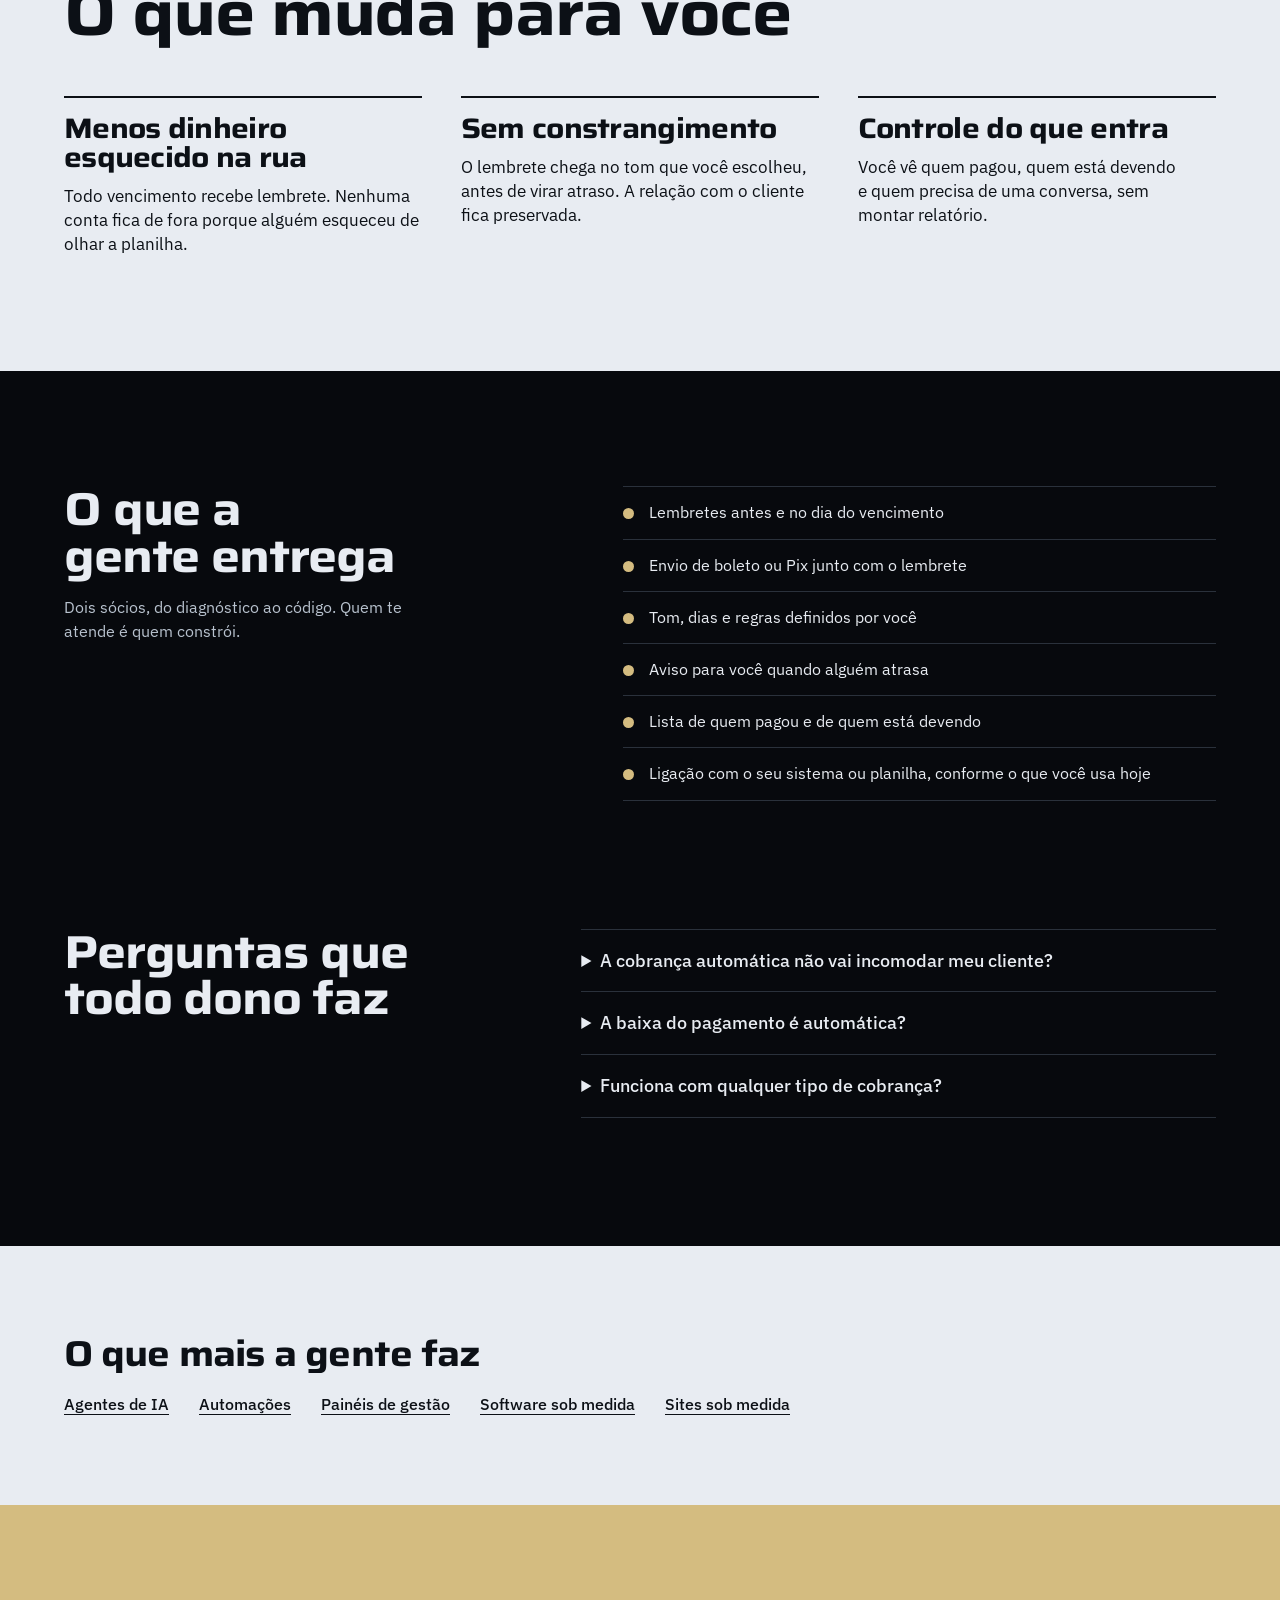
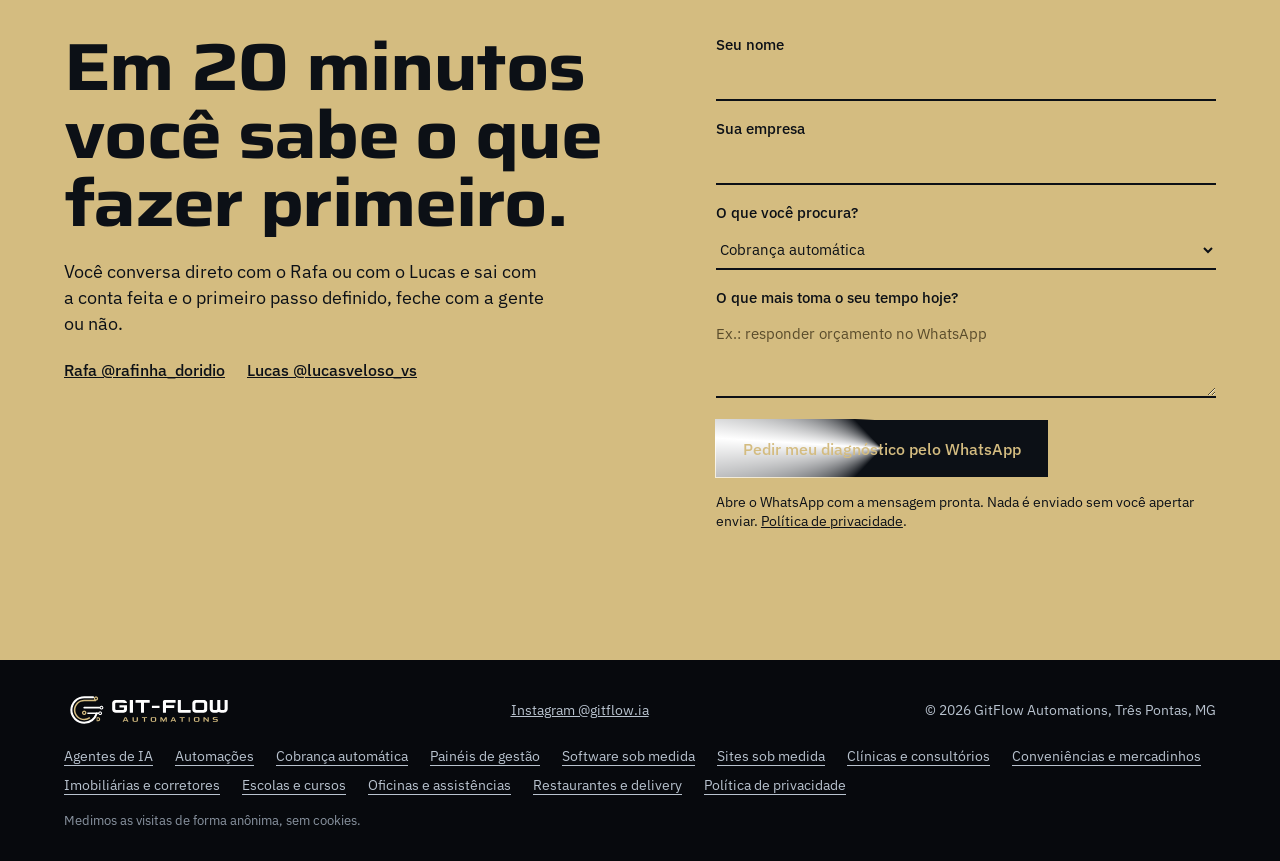
<file: servicos/cobranca-automatica/index.html>
<!doctype html>
<html lang="pt-BR">
<head>
  <meta charset="utf-8">
  <meta name="viewport" content="width=device-width, initial-scale=1">
  <title>Cobrança automática pelo WhatsApp para empresas em Três Pontas e Sul de Minas | GitFlow Automations</title>
  <meta name="description" content="Lembrete de vencimento pelo WhatsApp, com boleto ou Pix, e aviso para você quando alguém atrasa. Receba em dia sem ficar cobrando na mão. Diagnóstico gratuito de 20 minutos.">
  <meta name="theme-color" content="#07090D">
  <meta name="geo.placename" content="Três Pontas, MG">
  <meta property="og:type" content="website">
  <meta property="og:title" content="Você recebe em dia, sem ficar cobrando na mão.">
  <meta property="og:description" content="Lembrete de vencimento pelo WhatsApp, com boleto ou Pix, e aviso para você quando alguém atrasa. Receba em dia sem ficar cobrando na mão. Diagnóstico gratuito de 20 minutos.">
  <meta property="og:locale" content="pt_BR">
  <meta property="og:site_name" content="GitFlow Automations">
  <meta property="og:image" content="https://dfrafinha8-gif.github.io/gitflow-site/assets/img/compartilhar.jpg">
  <meta property="og:url" content="https://dfrafinha8-gif.github.io/gitflow-site/servicos/cobranca-automatica/">
  <meta name="twitter:card" content="summary_large_image">
  <link rel="canonical" href="https://dfrafinha8-gif.github.io/gitflow-site/servicos/cobranca-automatica/">
  <link rel="icon" href="../../assets/img/simbolo-app.svg" type="image/svg+xml">
  <link rel="preconnect" href="https://fonts.googleapis.com">
  <link rel="preconnect" href="https://fonts.gstatic.com" crossorigin>
  <link href="https://fonts.googleapis.com/css2?family=IBM+Plex+Mono:wght@400&family=IBM+Plex+Sans:wght@400;500&family=Saira:wdth,wght@125,500;125,700&display=swap" rel="stylesheet">
  <link rel="stylesheet" href="../../assets/css/site.css?v=5ff434fec4">
  <script type="application/ld+json">{"@context":"https://schema.org","@graph":[{"@type":"BreadcrumbList","itemListElement":[{"@type":"ListItem","position":1,"name":"Início","item":"https://dfrafinha8-gif.github.io/gitflow-site/"},{"@type":"ListItem","position":2,"name":"Cobrança automática","item":"https://dfrafinha8-gif.github.io/gitflow-site/servicos/cobranca-automatica/"}]},{"@type":"Service","name":"Cobrança automática","description":"Lembrete de vencimento pelo WhatsApp, com boleto ou Pix, e aviso para você quando alguém atrasa. Receba em dia sem ficar cobrando na mão. Diagnóstico gratuito de 20 minutos.","areaServed":["Três Pontas, MG","Sul de Minas","Brasil"],"provider":{"@type":"ProfessionalService","name":"GitFlow Automations","address":{"@type":"PostalAddress","addressLocality":"Três Pontas","addressRegion":"MG","addressCountry":"BR"}}}]}</script>
  <script>document.documentElement.classList.add('js');</script>
</head>
<body>
  <a class="pular" href="#conteudo">Pular para o conteúdo</a>

  <header class="nav" data-nav>
    <a class="nav__marca" href="../../">GitFlow Automations</a>
    <nav aria-label="Principal">
      <a href="../../#equipe">A equipe</a>
      <a href="../../#o-que-fazemos">O que fazemos</a>
      <a href="../../#custo">Quanto custa esperar</a>
      <a href="../../#ao-vivo">Testar o agente</a>
      <a class="nav__chamar" href="#contato">Diagnóstico gratuito</a>
    </nav>
  </header>

  <main id="conteudo">
    <section class="pag-abre pag-abre--demo" id="topo" data-tema="escuro">
      <div class="pag-abre__texto">
        <nav class="migalhas" aria-label="Você está em"><ol><li><a href="../../">Início</a></li><li>Serviços</li><li aria-current="page">Cobrança automática</li></ol></nav>
        <h1>Você recebe em dia, <b>sem ficar cobrando na mão.</b></h1>
        <p>Lembrete educado pelo WhatsApp, no dia certo, para cada cliente. Você só entra quando o caso pede uma conversa.</p>
        <div class="abre__botoes">
          <a class="botao" href="#contato" data-interesse="Cobrança automática">Quero meu diagnóstico gratuito</a>
          <a class="botao botao--linha" href="../../#ao-vivo">Testar o agente agora</a>
        </div>
      </div>
      <div class="demo" data-demo aria-hidden="true">
        <p class="demo__topo">Cobrança automática<span>Novembro</span></p>
        <div class="demo__corpo">
          <ul class="demo__cobrancas">
            <li data-em="300" data-troca="1700"><span>Carla M.</span><b>R$ 180</b><i><span class="demo__antes">lembrete enviado</span><span class="demo__depois">Pix recebido</span></i></li>
            <li data-em="600" data-troca="2500"><span>João P.</span><b>R$ 320</b><i><span class="demo__antes">lembrete enviado</span><span class="demo__depois">Pix recebido</span></i></li>
            <li data-em="900"><span>Renata S.</span><b>R$ 95</b><i>vence amanhã</i></li>
            <li class="demo__atraso" data-em="1200" data-troca="3300"><span>Marcos T.</span><b>R$ 450</b><i><span class="demo__antes">7 dias em atraso</span><span class="demo__depois">passou para você</span></i></li>
          </ul>
          <p class="demo__total" data-em="3900">Recebido em dia este mês<b data-conta="12480" data-moeda>R$ 12.480</b></p>
        </div>
        <small class="demo__nota">Nomes e valores de exemplo</small>
      </div>
    </section>

    <section class="pag-dor" id="dor" data-tema="ouro">
      <h2>Parece com a sua empresa?</h2>
      <ul>
        <li>Cobrar cliente é uma tarefa que todo mundo adia</li>
        <li>Conta vencida passa despercebida até virar um problema</li>
        <li>Dá vergonha de cobrar quem é cliente há anos</li>
        <li>Ninguém sabe na hora quem pagou e quem está devendo</li>
      </ul>
    </section>

    <section class="pag-muda" id="muda" data-tema="papel">
      <h2>O que muda para você</h2>
      <div class="pag-muda__lista">
        <div><h3>Menos dinheiro esquecido na rua</h3><p>Todo vencimento recebe lembrete. Nenhuma conta fica de fora porque alguém esqueceu de olhar a planilha.</p></div>
        <div><h3>Sem constrangimento</h3><p>O lembrete chega no tom que você escolheu, antes de virar atraso. A relação com o cliente fica preservada.</p></div>
        <div><h3>Controle do que entra</h3><p>Você vê quem pagou, quem está devendo e quem precisa de uma conversa, sem montar relatório.</p></div>
      </div>
    </section>

    <section class="pag-entrega" id="entrega" data-tema="escuro">
      <div>
        <h2>O que a gente entrega</h2>
        <p>Dois sócios, do diagnóstico ao código. Quem te atende é quem constrói.</p>
      </div>
      <ul>
        <li>Lembretes antes e no dia do vencimento</li>
        <li>Envio de boleto ou Pix junto com o lembrete</li>
        <li>Tom, dias e regras definidos por você</li>
        <li>Aviso para você quando alguém atrasa</li>
        <li>Lista de quem pagou e de quem está devendo</li>
        <li>Ligação com o seu sistema ou planilha, conforme o que você usa hoje</li>
      </ul>
    </section>

    <section class="duvidas" id="duvidas" data-tema="escuro">
      <h2>Perguntas que todo dono faz</h2>
      <div>
        <details><summary>A cobrança automática não vai incomodar meu cliente?</summary><p>Você define o tom, os dias e quem recebe. O lembrete é educado, e quem está em atraso há mais tempo passa para você decidir como tratar.</p></details>
        <details><summary>A baixa do pagamento é automática?</summary><p>Depende de como você recebe hoje. No diagnóstico a gente olha seu banco e seu sistema e te diz o que dá para fazer sozinho e o que continua com a sua equipe.</p></details>
        <details><summary>Funciona com qualquer tipo de cobrança?</summary><p>Mensalidade, parcela, boleto ou conta a receber do dia a dia. Regras muito específicas a gente desenha com você antes de começar.</p></details>
      </div>
    </section>

    <section class="pag-outros" id="outros" data-tema="papel">
      <h2>O que mais a gente faz</h2>
      <div>
        <a href="../../servicos/agentes-de-ia/">Agentes de IA</a>
        <a href="../../servicos/automacoes/">Automações</a>
        <a href="../../servicos/paineis-de-gestao/">Painéis de gestão</a>
        <a href="../../servicos/software-sob-medida/">Software sob medida</a>
        <a href="../../servicos/sites-sob-medida/">Sites sob medida</a>
      </div>
    </section>

    <section class="contato" id="contato" data-tema="ouro">
      <div>
        <h2>Em 20 minutos você sabe o que fazer primeiro.</h2>
        <p>Você conversa direto com o Rafa ou com o Lucas e sai com a conta feita e o primeiro passo definido, feche com a gente ou não.</p>
        <p class="contato__socios"><a href="https://www.instagram.com/rafinha_doridio/" rel="noopener">Rafa @rafinha_doridio</a><a href="https://www.instagram.com/lucasveloso_vs/" rel="noopener">Lucas @lucasveloso_vs</a></p>
      </div>
      <form class="form" data-contato novalidate>
        <label>Seu nome<input name="nome" autocomplete="name" required></label>
        <label>Sua empresa<input name="empresa" autocomplete="organization"></label>
        <label>O que você procura?<select name="interesse" data-interesse-campo>
          <option>Ainda não sei</option>
          <option>Agente de IA</option>
          <option>Automação</option>
          <option selected>Cobrança automática</option>
          <option>Painel de gestão</option>
          <option>Software sob medida</option>
          <option>Site sob medida</option>
        </select></label>
        <label>O que mais toma o seu tempo hoje?<textarea name="processo" rows="3" autocomplete="off" required placeholder="Ex.: responder orçamento no WhatsApp"></textarea></label>
        <button type="submit" class="botao botao--tinta">Pedir meu diagnóstico pelo WhatsApp</button>
        <small>Abre o WhatsApp com a mensagem pronta. Nada é enviado sem você apertar enviar. <a href="../../privacidade/">Política de privacidade</a>.</small>
      </form>
    </section>
  </main>

  <footer class="rodape" data-tema="escuro">
    <img src="../../assets/img/logo-horizontal-escuro.svg" alt="GitFlow Automations" width="170">
    <nav class="rodape__links" aria-label="Páginas">
      <a href="../../servicos/agentes-de-ia/">Agentes de IA</a>
      <a href="../../servicos/automacoes/">Automações</a>
      <a href="../../servicos/cobranca-automatica/">Cobrança automática</a>
      <a href="../../servicos/paineis-de-gestao/">Painéis de gestão</a>
      <a href="../../servicos/software-sob-medida/">Software sob medida</a>
      <a href="../../servicos/sites-sob-medida/">Sites sob medida</a>
      <a href="../../para/clinicas/">Clínicas e consultórios</a>
      <a href="../../para/conveniencias/">Conveniências e mercadinhos</a>
      <a href="../../para/imobiliarias/">Imobiliárias e corretores</a>
      <a href="../../para/escolas-e-cursos/">Escolas e cursos</a>
      <a href="../../para/oficinas/">Oficinas e assistências</a>
      <a href="../../para/restaurantes/">Restaurantes e delivery</a>
      <a href="../../privacidade/">Política de privacidade</a>
    </nav>
    <a href="https://www.instagram.com/gitflow.ia/" data-instagram rel="noopener">Instagram @gitflow.ia</a>
    <span>© <span data-ano>2026</span> GitFlow Automations, Três Pontas, MG</span>
    <small data-medicao hidden>Medimos as visitas de forma anônima, sem cookies.</small>
  </footer>

  <a class="fixo" href="#contato" data-fixo>Diagnóstico gratuito</a>

  <script src="../../assets/js/comum.js?v=9605746c2d" defer></script>
  <script src="../../assets/js/futuro.js?v=5034dfb5b2" defer></script>
  <script src="../../assets/js/demos.js?v=25cef8f12f" defer></script>
</body>
</html>
</file>
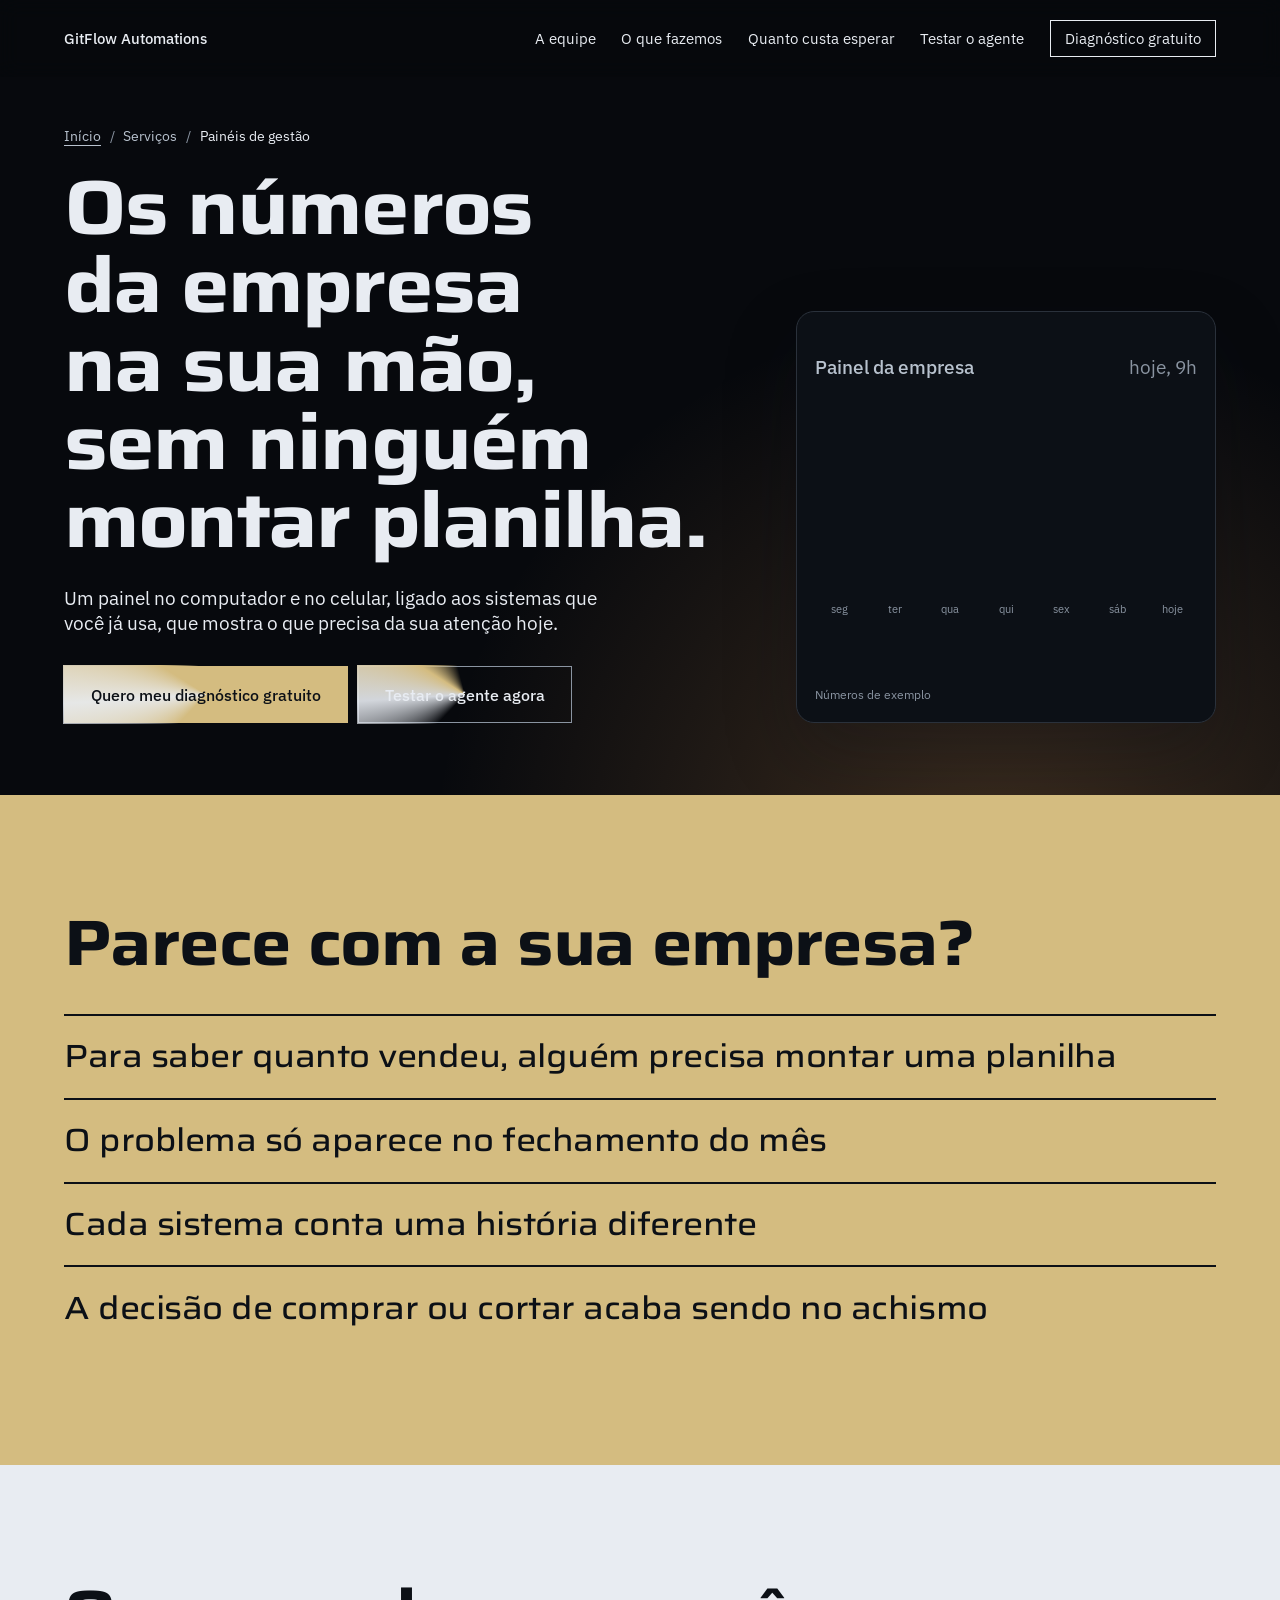
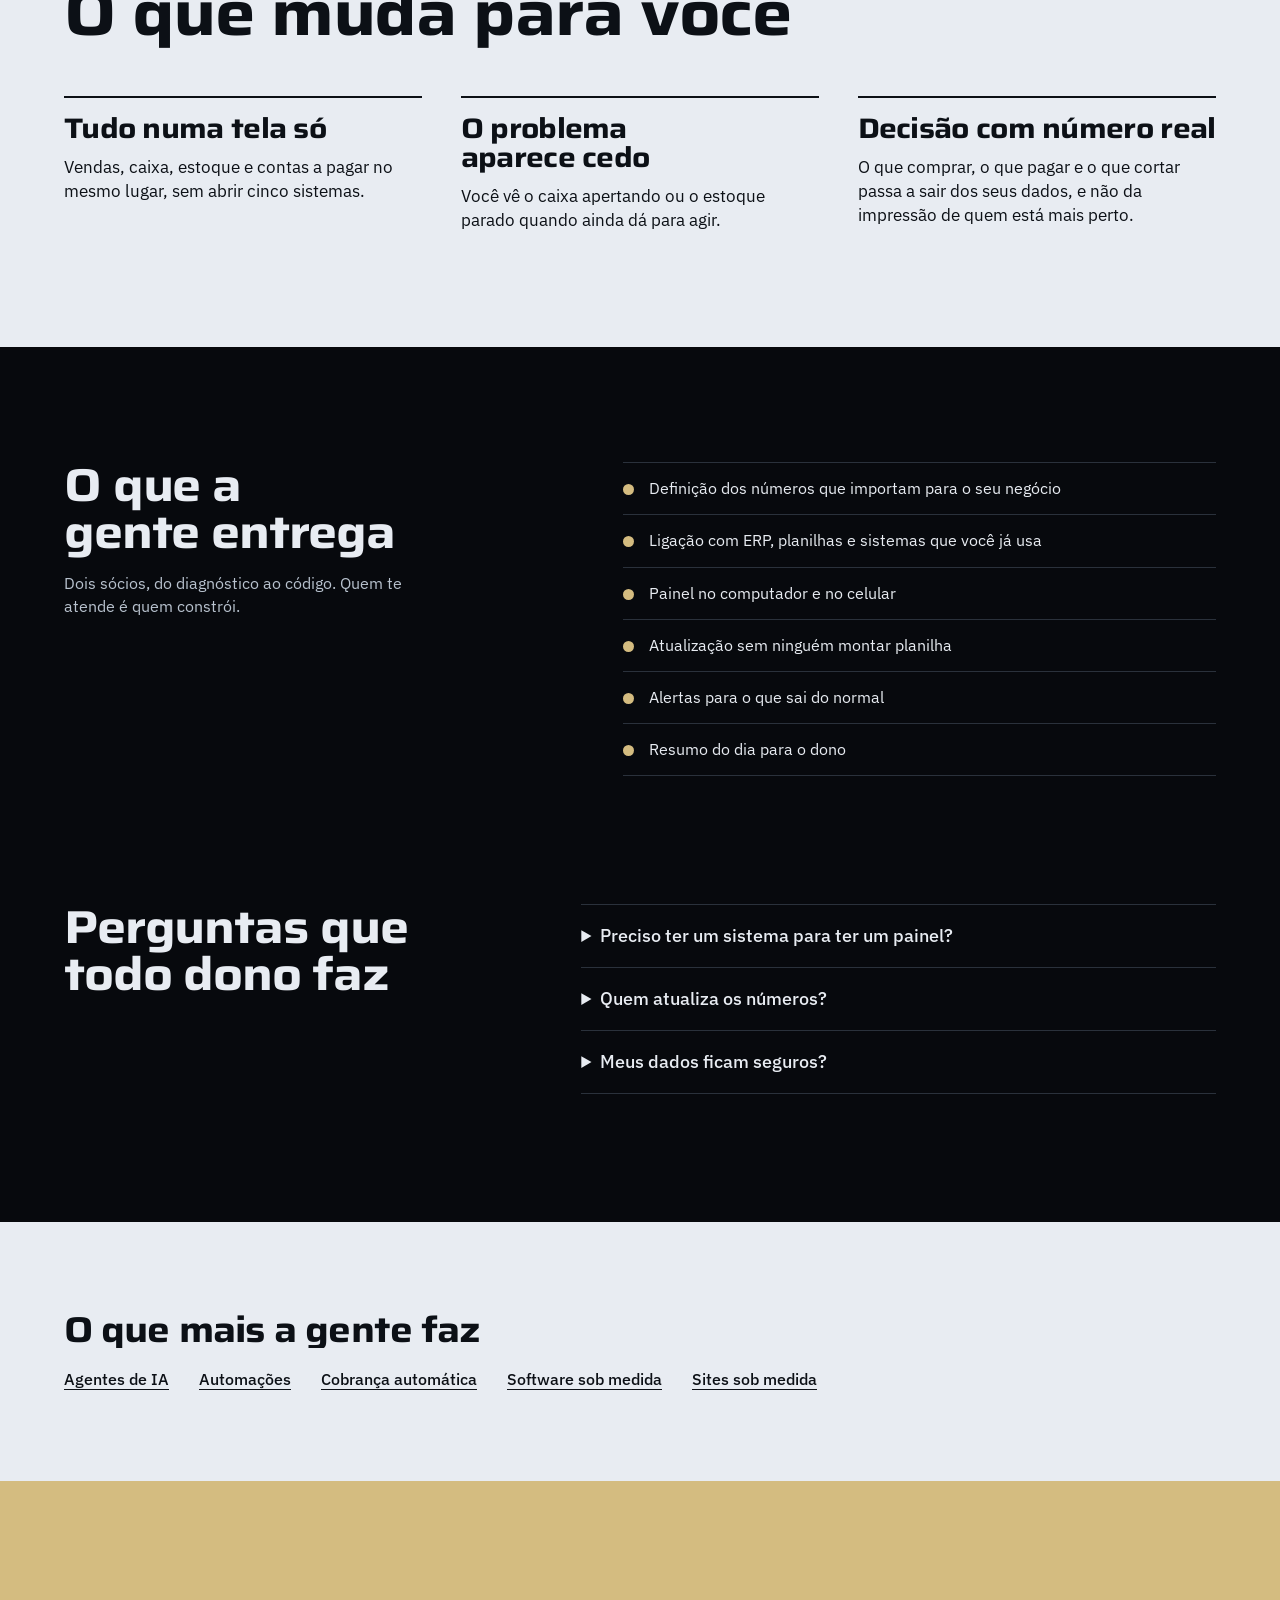
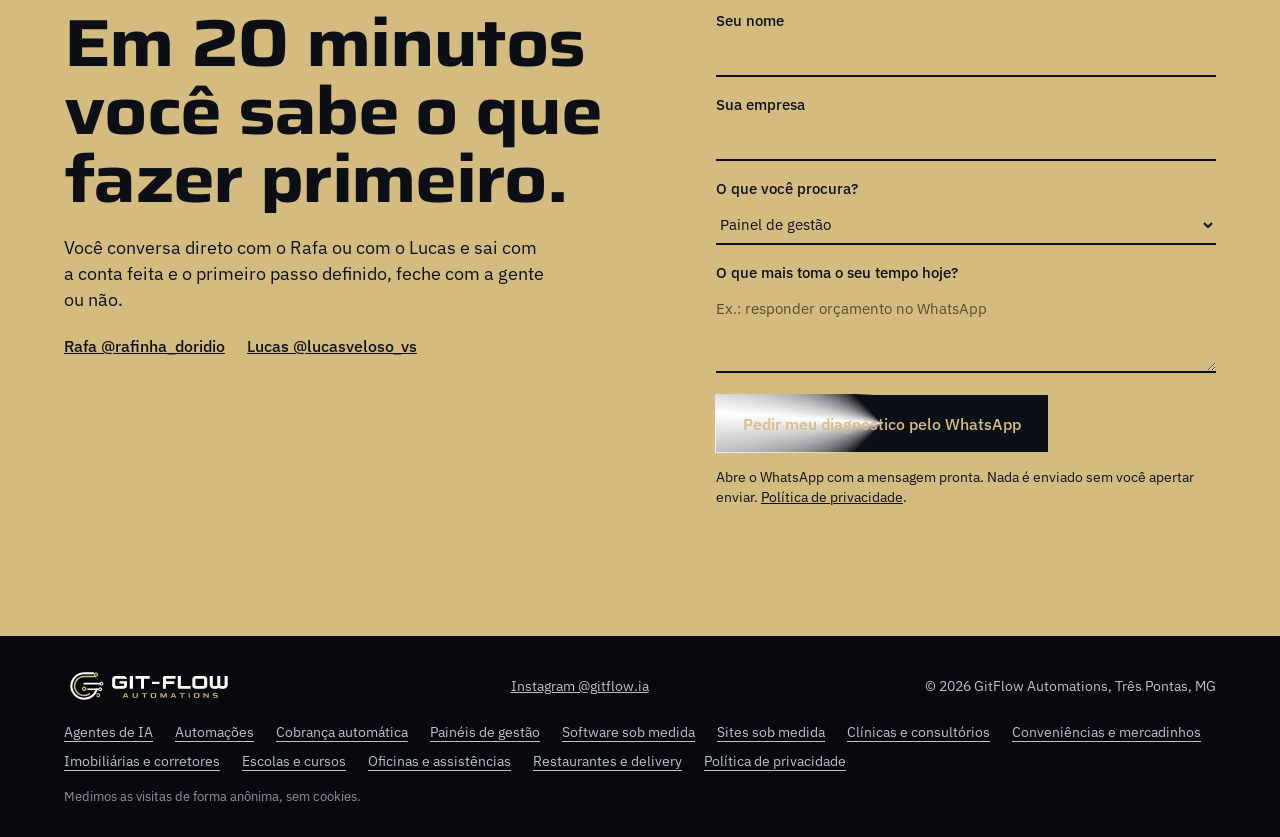
<file: servicos/paineis-de-gestao/index.html>
<!doctype html>
<html lang="pt-BR">
<head>
  <meta charset="utf-8">
  <meta name="viewport" content="width=device-width, initial-scale=1">
  <title>Painel de gestão para empresas em Três Pontas e Sul de Minas | GitFlow Automations</title>
  <meta name="description" content="Vendas, caixa, estoque e contas a pagar numa tela só, atualizados sem ninguém montar planilha. Decida olhando número real. Diagnóstico gratuito de 20 minutos.">
  <meta name="theme-color" content="#07090D">
  <meta name="geo.placename" content="Três Pontas, MG">
  <meta property="og:type" content="website">
  <meta property="og:title" content="Os números da empresa na sua mão, sem ninguém montar planilha.">
  <meta property="og:description" content="Vendas, caixa, estoque e contas a pagar numa tela só, atualizados sem ninguém montar planilha. Decida olhando número real. Diagnóstico gratuito de 20 minutos.">
  <meta property="og:locale" content="pt_BR">
  <meta property="og:site_name" content="GitFlow Automations">
  <meta property="og:image" content="https://dfrafinha8-gif.github.io/gitflow-site/assets/img/compartilhar.jpg">
  <meta property="og:url" content="https://dfrafinha8-gif.github.io/gitflow-site/servicos/paineis-de-gestao/">
  <meta name="twitter:card" content="summary_large_image">
  <link rel="canonical" href="https://dfrafinha8-gif.github.io/gitflow-site/servicos/paineis-de-gestao/">
  <link rel="icon" href="../../assets/img/simbolo-app.svg" type="image/svg+xml">
  <link rel="preconnect" href="https://fonts.googleapis.com">
  <link rel="preconnect" href="https://fonts.gstatic.com" crossorigin>
  <link href="https://fonts.googleapis.com/css2?family=IBM+Plex+Mono:wght@400&family=IBM+Plex+Sans:wght@400;500&family=Saira:wdth,wght@125,500;125,700&display=swap" rel="stylesheet">
  <link rel="stylesheet" href="../../assets/css/site.css?v=5ff434fec4">
  <script type="application/ld+json">{"@context":"https://schema.org","@graph":[{"@type":"BreadcrumbList","itemListElement":[{"@type":"ListItem","position":1,"name":"Início","item":"https://dfrafinha8-gif.github.io/gitflow-site/"},{"@type":"ListItem","position":2,"name":"Painéis de gestão","item":"https://dfrafinha8-gif.github.io/gitflow-site/servicos/paineis-de-gestao/"}]},{"@type":"Service","name":"Painéis de gestão","description":"Vendas, caixa, estoque e contas a pagar numa tela só, atualizados sem ninguém montar planilha. Decida olhando número real. Diagnóstico gratuito de 20 minutos.","areaServed":["Três Pontas, MG","Sul de Minas","Brasil"],"provider":{"@type":"ProfessionalService","name":"GitFlow Automations","address":{"@type":"PostalAddress","addressLocality":"Três Pontas","addressRegion":"MG","addressCountry":"BR"}}}]}</script>
  <script>document.documentElement.classList.add('js');</script>
</head>
<body>
  <a class="pular" href="#conteudo">Pular para o conteúdo</a>

  <header class="nav" data-nav>
    <a class="nav__marca" href="../../">GitFlow Automations</a>
    <nav aria-label="Principal">
      <a href="../../#equipe">A equipe</a>
      <a href="../../#o-que-fazemos">O que fazemos</a>
      <a href="../../#custo">Quanto custa esperar</a>
      <a href="../../#ao-vivo">Testar o agente</a>
      <a class="nav__chamar" href="#contato">Diagnóstico gratuito</a>
    </nav>
  </header>

  <main id="conteudo">
    <section class="pag-abre pag-abre--demo" id="topo" data-tema="escuro">
      <div class="pag-abre__texto">
        <nav class="migalhas" aria-label="Você está em"><ol><li><a href="../../">Início</a></li><li>Serviços</li><li aria-current="page">Painéis de gestão</li></ol></nav>
        <h1>Os números da empresa na sua mão, <b>sem ninguém montar planilha.</b></h1>
        <p>Um painel no computador e no celular, ligado aos sistemas que você já usa, que mostra o que precisa da sua atenção hoje.</p>
        <div class="abre__botoes">
          <a class="botao" href="#contato" data-interesse="Painel de gestão">Quero meu diagnóstico gratuito</a>
          <a class="botao botao--linha" href="../../#ao-vivo">Testar o agente agora</a>
        </div>
      </div>
      <div class="demo" data-demo aria-hidden="true">
        <p class="demo__topo">Painel da empresa<span>hoje, 9h</span></p>
        <div class="demo__corpo">
          <div class="demo__kpis">
            <p data-em="300"><b data-conta="4870" data-moeda>R$ 4.870</b><span>vendas hoje</span></p>
            <p data-em="500"><b data-conta="23">23</b><span>pedidos</span></p>
            <p data-em="700"><b data-conta="2">2</b><span>esperam você</span></p>
          </div>
          <div class="demo__barras" data-em="1200">
            <i style="--h:46%;--i:0"></i><i style="--h:62%;--i:1"></i><i style="--h:38%;--i:2"></i><i style="--h:70%;--i:3"></i><i style="--h:84%;--i:4"></i><i style="--h:58%;--i:5"></i><i style="--h:92%;--i:6"></i>
          </div>
          <p class="demo__dias"><span>seg</span><span>ter</span><span>qua</span><span>qui</span><span>sex</span><span>sáb</span><span>hoje</span></p>
          <p class="demo__alerta" data-em="2800">Estoque: 3 produtos acabam essa semana.</p>
        </div>
        <small class="demo__nota">Números de exemplo</small>
      </div>
    </section>

    <section class="pag-dor" id="dor" data-tema="ouro">
      <h2>Parece com a sua empresa?</h2>
      <ul>
        <li>Para saber quanto vendeu, alguém precisa montar uma planilha</li>
        <li>O problema só aparece no fechamento do mês</li>
        <li>Cada sistema conta uma história diferente</li>
        <li>A decisão de comprar ou cortar acaba sendo no achismo</li>
      </ul>
    </section>

    <section class="pag-muda" id="muda" data-tema="papel">
      <h2>O que muda para você</h2>
      <div class="pag-muda__lista">
        <div><h3>Tudo numa tela só</h3><p>Vendas, caixa, estoque e contas a pagar no mesmo lugar, sem abrir cinco sistemas.</p></div>
        <div><h3>O problema aparece cedo</h3><p>Você vê o caixa apertando ou o estoque parado quando ainda dá para agir.</p></div>
        <div><h3>Decisão com número real</h3><p>O que comprar, o que pagar e o que cortar passa a sair dos seus dados, e não da impressão de quem está mais perto.</p></div>
      </div>
    </section>

    <section class="pag-entrega" id="entrega" data-tema="escuro">
      <div>
        <h2>O que a gente entrega</h2>
        <p>Dois sócios, do diagnóstico ao código. Quem te atende é quem constrói.</p>
      </div>
      <ul>
        <li>Definição dos números que importam para o seu negócio</li>
        <li>Ligação com ERP, planilhas e sistemas que você já usa</li>
        <li>Painel no computador e no celular</li>
        <li>Atualização sem ninguém montar planilha</li>
        <li>Alertas para o que sai do normal</li>
        <li>Resumo do dia para o dono</li>
      </ul>
    </section>

    <section class="duvidas" id="duvidas" data-tema="escuro">
      <h2>Perguntas que todo dono faz</h2>
      <div>
        <details><summary>Preciso ter um sistema para ter um painel?</summary><p>Não. Dá para começar com o que existe hoje, até planilha. Se faltar dado importante, a gente mostra o que precisa passar a ser registrado.</p></details>
        <details><summary>Quem atualiza os números?</summary><p>Ninguém precisa montar nada. O painel busca os dados nos seus sistemas. Com que frequência depende do que cada sistema permite, e isso a gente confere no diagnóstico.</p></details>
        <details><summary>Meus dados ficam seguros?</summary><p>Usamos as permissões mínimas necessárias, seguimos a LGPD e documentamos por onde cada dado passa.</p></details>
      </div>
    </section>

    <section class="pag-outros" id="outros" data-tema="papel">
      <h2>O que mais a gente faz</h2>
      <div>
        <a href="../../servicos/agentes-de-ia/">Agentes de IA</a>
        <a href="../../servicos/automacoes/">Automações</a>
        <a href="../../servicos/cobranca-automatica/">Cobrança automática</a>
        <a href="../../servicos/software-sob-medida/">Software sob medida</a>
        <a href="../../servicos/sites-sob-medida/">Sites sob medida</a>
      </div>
    </section>

    <section class="contato" id="contato" data-tema="ouro">
      <div>
        <h2>Em 20 minutos você sabe o que fazer primeiro.</h2>
        <p>Você conversa direto com o Rafa ou com o Lucas e sai com a conta feita e o primeiro passo definido, feche com a gente ou não.</p>
        <p class="contato__socios"><a href="https://www.instagram.com/rafinha_doridio/" rel="noopener">Rafa @rafinha_doridio</a><a href="https://www.instagram.com/lucasveloso_vs/" rel="noopener">Lucas @lucasveloso_vs</a></p>
      </div>
      <form class="form" data-contato novalidate>
        <label>Seu nome<input name="nome" autocomplete="name" required></label>
        <label>Sua empresa<input name="empresa" autocomplete="organization"></label>
        <label>O que você procura?<select name="interesse" data-interesse-campo>
          <option>Ainda não sei</option>
          <option>Agente de IA</option>
          <option>Automação</option>
          <option>Cobrança automática</option>
          <option selected>Painel de gestão</option>
          <option>Software sob medida</option>
          <option>Site sob medida</option>
        </select></label>
        <label>O que mais toma o seu tempo hoje?<textarea name="processo" rows="3" autocomplete="off" required placeholder="Ex.: responder orçamento no WhatsApp"></textarea></label>
        <button type="submit" class="botao botao--tinta">Pedir meu diagnóstico pelo WhatsApp</button>
        <small>Abre o WhatsApp com a mensagem pronta. Nada é enviado sem você apertar enviar. <a href="../../privacidade/">Política de privacidade</a>.</small>
      </form>
    </section>
  </main>

  <footer class="rodape" data-tema="escuro">
    <img src="../../assets/img/logo-horizontal-escuro.svg" alt="GitFlow Automations" width="170">
    <nav class="rodape__links" aria-label="Páginas">
      <a href="../../servicos/agentes-de-ia/">Agentes de IA</a>
      <a href="../../servicos/automacoes/">Automações</a>
      <a href="../../servicos/cobranca-automatica/">Cobrança automática</a>
      <a href="../../servicos/paineis-de-gestao/">Painéis de gestão</a>
      <a href="../../servicos/software-sob-medida/">Software sob medida</a>
      <a href="../../servicos/sites-sob-medida/">Sites sob medida</a>
      <a href="../../para/clinicas/">Clínicas e consultórios</a>
      <a href="../../para/conveniencias/">Conveniências e mercadinhos</a>
      <a href="../../para/imobiliarias/">Imobiliárias e corretores</a>
      <a href="../../para/escolas-e-cursos/">Escolas e cursos</a>
      <a href="../../para/oficinas/">Oficinas e assistências</a>
      <a href="../../para/restaurantes/">Restaurantes e delivery</a>
      <a href="../../privacidade/">Política de privacidade</a>
    </nav>
    <a href="https://www.instagram.com/gitflow.ia/" data-instagram rel="noopener">Instagram @gitflow.ia</a>
    <span>© <span data-ano>2026</span> GitFlow Automations, Três Pontas, MG</span>
    <small data-medicao hidden>Medimos as visitas de forma anônima, sem cookies.</small>
  </footer>

  <a class="fixo" href="#contato" data-fixo>Diagnóstico gratuito</a>

  <script src="../../assets/js/comum.js?v=9605746c2d" defer></script>
  <script src="../../assets/js/futuro.js?v=5034dfb5b2" defer></script>
  <script src="../../assets/js/demos.js?v=25cef8f12f" defer></script>
</body>
</html>
</file>
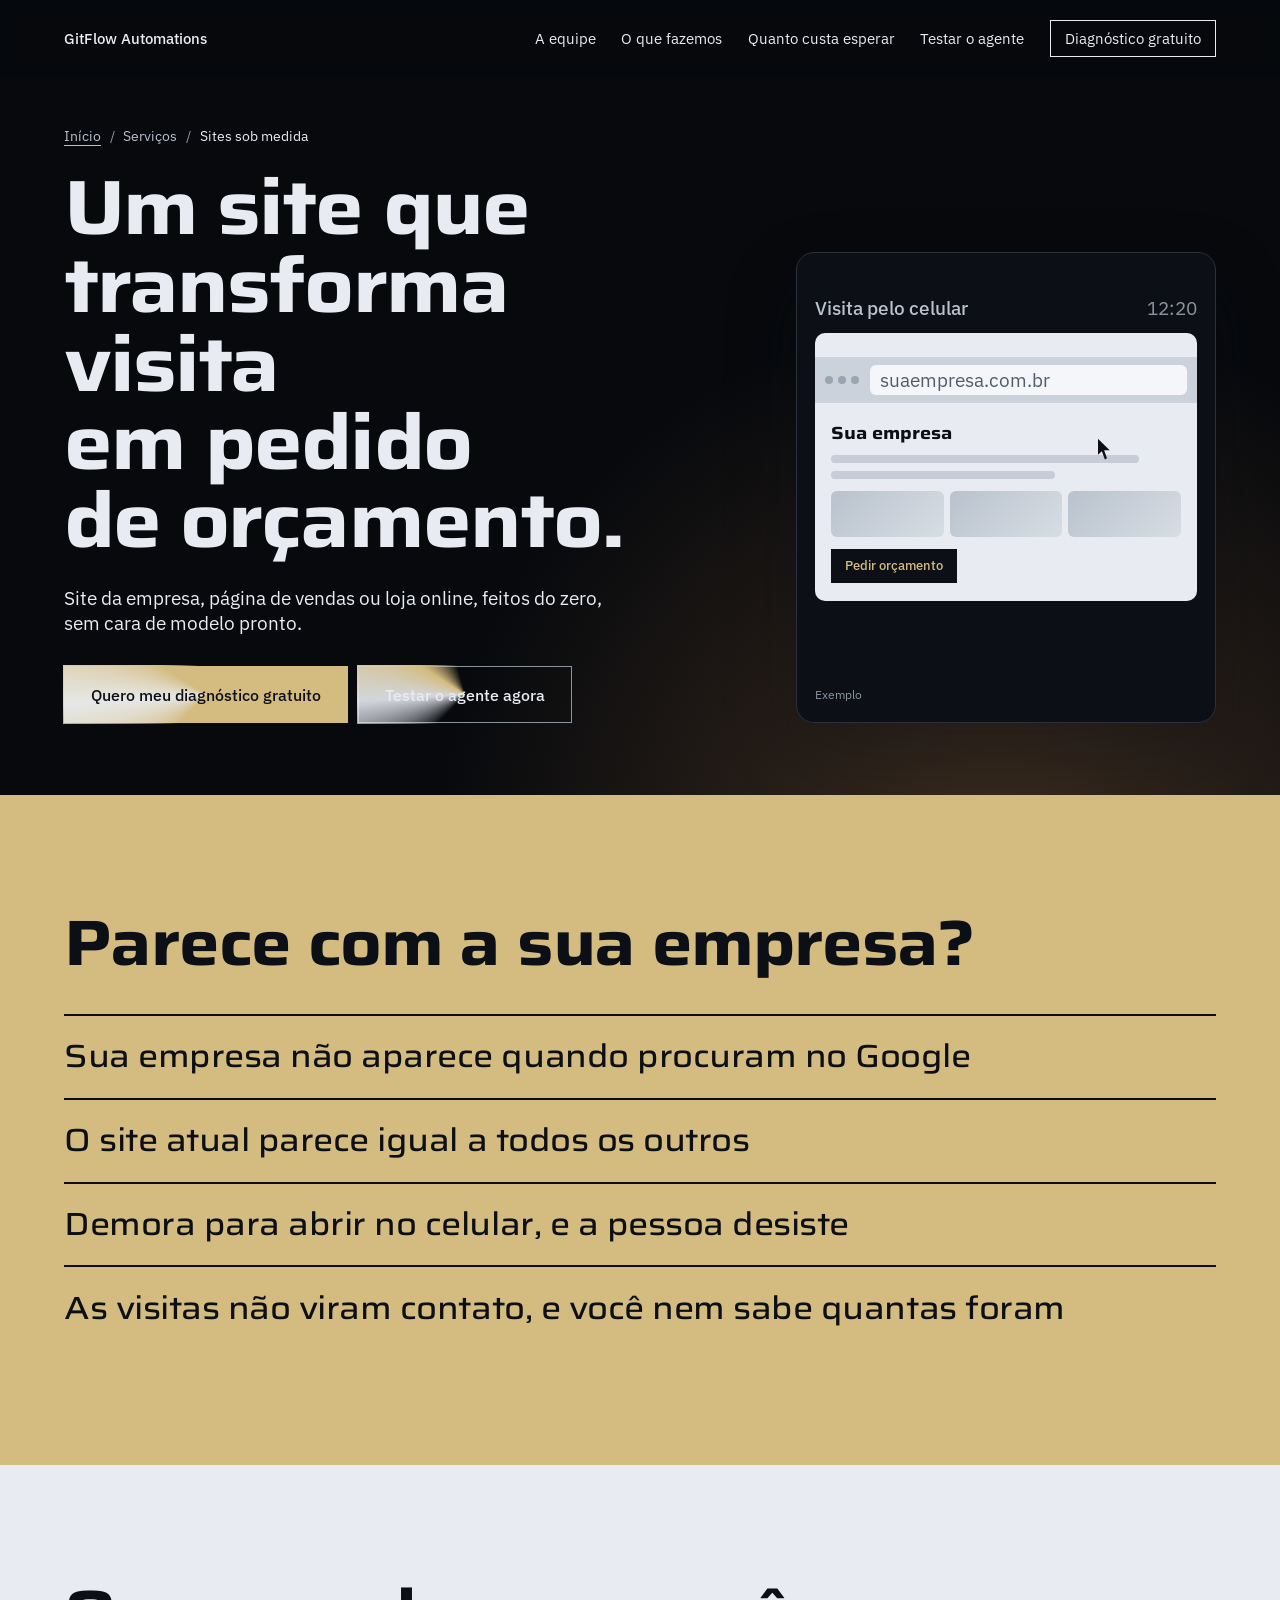
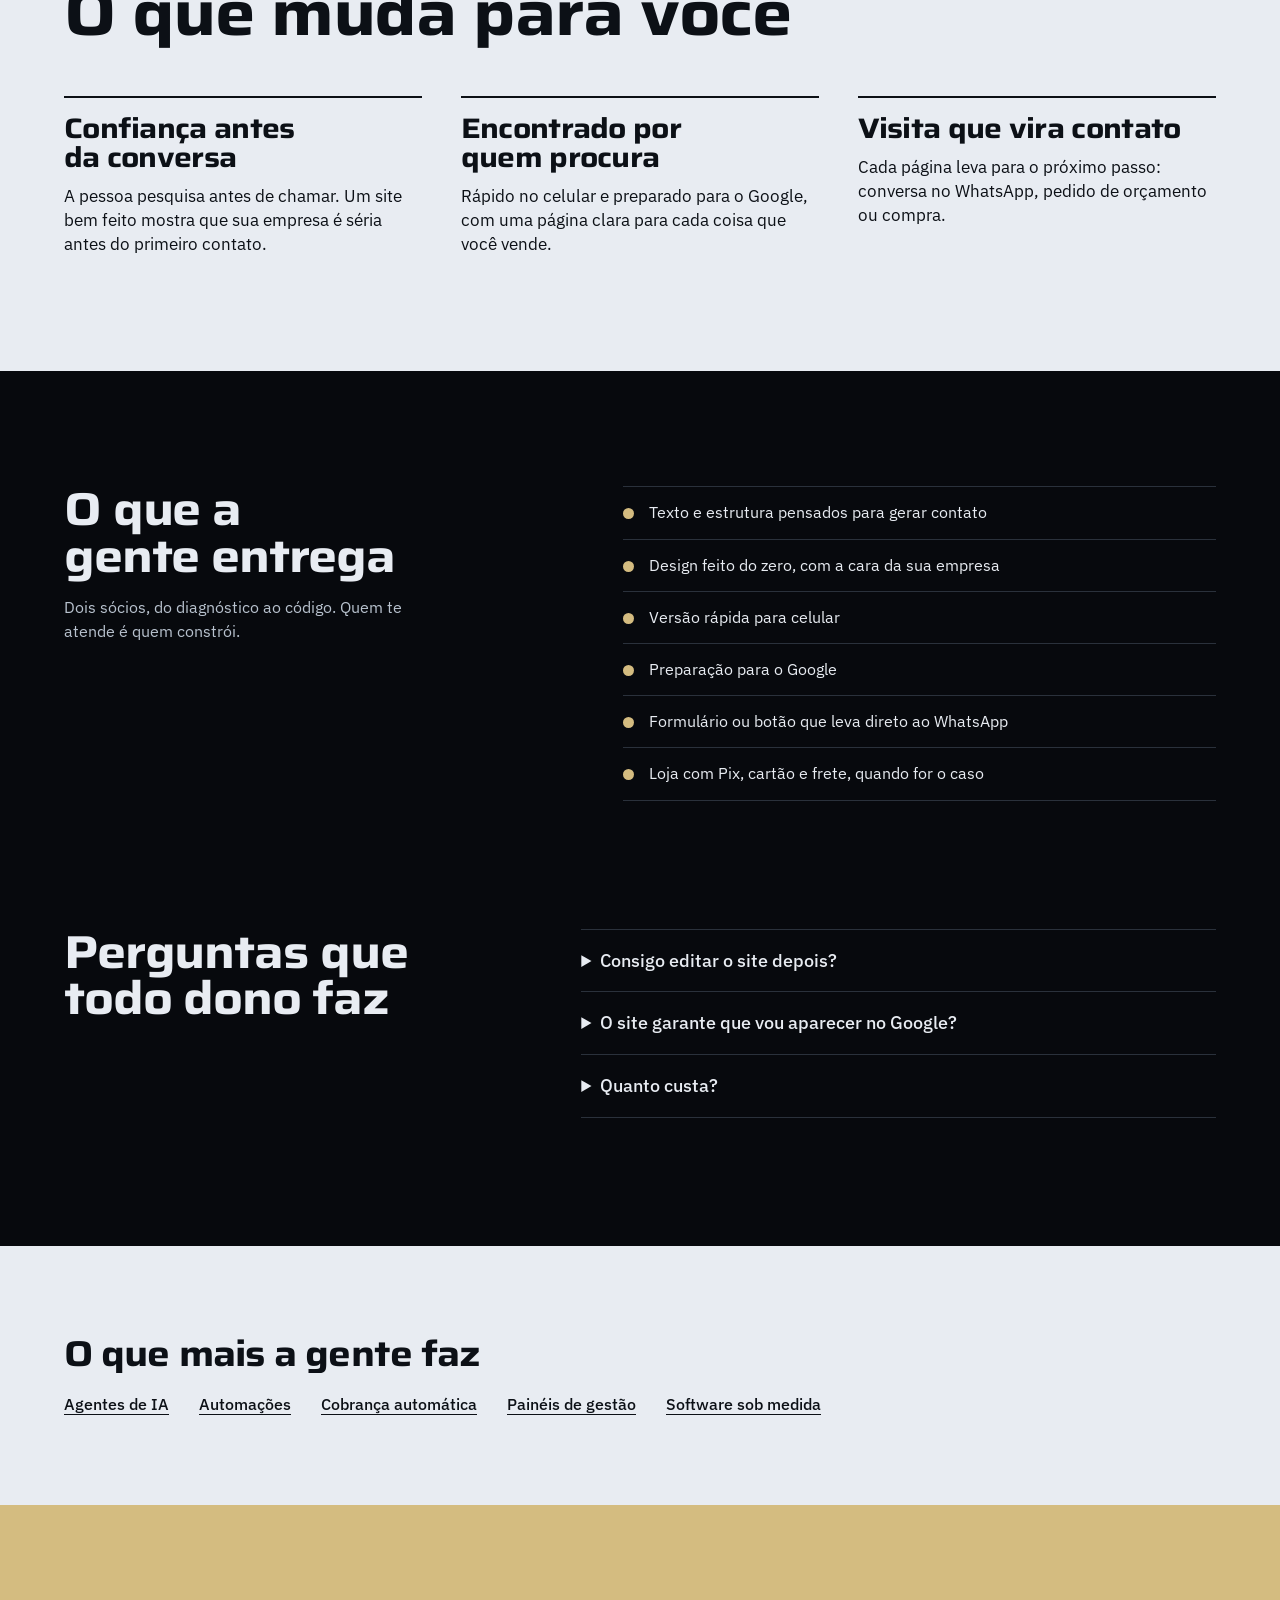
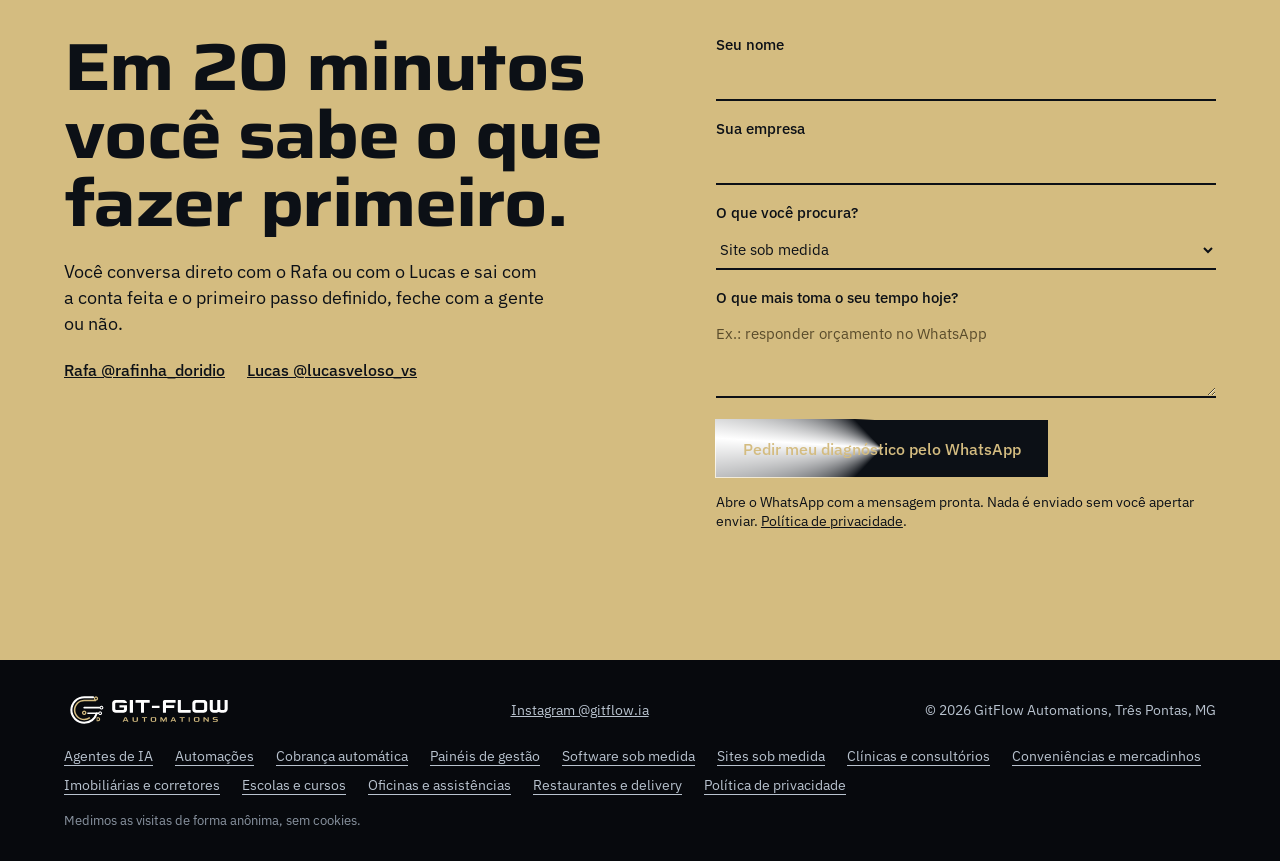
<file: servicos/sites-sob-medida/index.html>
<!doctype html>
<html lang="pt-BR">
<head>
  <meta charset="utf-8">
  <meta name="viewport" content="width=device-width, initial-scale=1">
  <title>Criação de sites sob medida em Três Pontas e Sul de Minas | GitFlow Automations</title>
  <meta name="description" content="Site da empresa, página de vendas ou loja online feitos do zero, rápidos no celular e preparados para aparecer no Google. Diagnóstico gratuito de 20 minutos.">
  <meta name="theme-color" content="#07090D">
  <meta name="geo.placename" content="Três Pontas, MG">
  <meta property="og:type" content="website">
  <meta property="og:title" content="Um site que transforma visita em pedido de orçamento.">
  <meta property="og:description" content="Site da empresa, página de vendas ou loja online feitos do zero, rápidos no celular e preparados para aparecer no Google. Diagnóstico gratuito de 20 minutos.">
  <meta property="og:locale" content="pt_BR">
  <meta property="og:site_name" content="GitFlow Automations">
  <meta property="og:image" content="https://dfrafinha8-gif.github.io/gitflow-site/assets/img/compartilhar.jpg">
  <meta property="og:url" content="https://dfrafinha8-gif.github.io/gitflow-site/servicos/sites-sob-medida/">
  <meta name="twitter:card" content="summary_large_image">
  <link rel="canonical" href="https://dfrafinha8-gif.github.io/gitflow-site/servicos/sites-sob-medida/">
  <link rel="icon" href="../../assets/img/simbolo-app.svg" type="image/svg+xml">
  <link rel="preconnect" href="https://fonts.googleapis.com">
  <link rel="preconnect" href="https://fonts.gstatic.com" crossorigin>
  <link href="https://fonts.googleapis.com/css2?family=IBM+Plex+Mono:wght@400&family=IBM+Plex+Sans:wght@400;500&family=Saira:wdth,wght@125,500;125,700&display=swap" rel="stylesheet">
  <link rel="stylesheet" href="../../assets/css/site.css?v=5ff434fec4">
  <script type="application/ld+json">{"@context":"https://schema.org","@graph":[{"@type":"BreadcrumbList","itemListElement":[{"@type":"ListItem","position":1,"name":"Início","item":"https://dfrafinha8-gif.github.io/gitflow-site/"},{"@type":"ListItem","position":2,"name":"Sites sob medida","item":"https://dfrafinha8-gif.github.io/gitflow-site/servicos/sites-sob-medida/"}]},{"@type":"Service","name":"Sites sob medida","description":"Site da empresa, página de vendas ou loja online feitos do zero, rápidos no celular e preparados para aparecer no Google. Diagnóstico gratuito de 20 minutos.","areaServed":["Três Pontas, MG","Sul de Minas","Brasil"],"provider":{"@type":"ProfessionalService","name":"GitFlow Automations","address":{"@type":"PostalAddress","addressLocality":"Três Pontas","addressRegion":"MG","addressCountry":"BR"}}}]}</script>
  <script>document.documentElement.classList.add('js');</script>
</head>
<body>
  <a class="pular" href="#conteudo">Pular para o conteúdo</a>

  <header class="nav" data-nav>
    <a class="nav__marca" href="../../">GitFlow Automations</a>
    <nav aria-label="Principal">
      <a href="../../#equipe">A equipe</a>
      <a href="../../#o-que-fazemos">O que fazemos</a>
      <a href="../../#custo">Quanto custa esperar</a>
      <a href="../../#ao-vivo">Testar o agente</a>
      <a class="nav__chamar" href="#contato">Diagnóstico gratuito</a>
    </nav>
  </header>

  <main id="conteudo">
    <section class="pag-abre pag-abre--demo" id="topo" data-tema="escuro">
      <div class="pag-abre__texto">
        <nav class="migalhas" aria-label="Você está em"><ol><li><a href="../../">Início</a></li><li>Serviços</li><li aria-current="page">Sites sob medida</li></ol></nav>
        <h1>Um site que transforma visita <b>em pedido de orçamento.</b></h1>
        <p>Site da empresa, página de vendas ou loja online, feitos do zero, sem cara de modelo pronto.</p>
        <div class="abre__botoes">
          <a class="botao" href="#contato" data-interesse="Site sob medida">Quero meu diagnóstico gratuito</a>
          <a class="botao botao--linha" href="../../#ao-vivo">Testar o agente agora</a>
        </div>
      </div>
      <div class="demo" data-demo aria-hidden="true">
        <p class="demo__topo">Visita pelo celular<span>12:20</span></p>
        <div class="demo__corpo">
          <div class="demo__navegador">
            <p class="demo__barra"><i></i><i></i><i></i><span>suaempresa.com.br</span></p>
            <div class="demo__pagina">
              <strong>Sua empresa</strong>
              <span class="demo__linha" style="width:88%"></span>
              <span class="demo__linha" style="width:64%"></span>
              <span class="demo__fotos"><i></i><i></i><i></i></span>
              <span class="demo__botao" data-troca="2300">Pedir orçamento</span>
              <i class="demo__cursor" data-troca="900,2200"></i>
            </div>
          </div>
          <div class="demo__notif" data-em="3000"><small>WhatsApp<span>agora</span></small><strong>Novo pedido de orçamento pelo site</strong></div>
        </div>
        <small class="demo__nota">Exemplo</small>
      </div>
    </section>

    <section class="pag-dor" id="dor" data-tema="ouro">
      <h2>Parece com a sua empresa?</h2>
      <ul>
        <li>Sua empresa não aparece quando procuram no Google</li>
        <li>O site atual parece igual a todos os outros</li>
        <li>Demora para abrir no celular, e a pessoa desiste</li>
        <li>As visitas não viram contato, e você nem sabe quantas foram</li>
      </ul>
    </section>

    <section class="pag-muda" id="muda" data-tema="papel">
      <h2>O que muda para você</h2>
      <div class="pag-muda__lista">
        <div><h3>Confiança antes da conversa</h3><p>A pessoa pesquisa antes de chamar. Um site bem feito mostra que sua empresa é séria antes do primeiro contato.</p></div>
        <div><h3>Encontrado por quem procura</h3><p>Rápido no celular e preparado para o Google, com uma página clara para cada coisa que você vende.</p></div>
        <div><h3>Visita que vira contato</h3><p>Cada página leva para o próximo passo: conversa no WhatsApp, pedido de orçamento ou compra.</p></div>
      </div>
    </section>

    <section class="pag-entrega" id="entrega" data-tema="escuro">
      <div>
        <h2>O que a gente entrega</h2>
        <p>Dois sócios, do diagnóstico ao código. Quem te atende é quem constrói.</p>
      </div>
      <ul>
        <li>Texto e estrutura pensados para gerar contato</li>
        <li>Design feito do zero, com a cara da sua empresa</li>
        <li>Versão rápida para celular</li>
        <li>Preparação para o Google</li>
        <li>Formulário ou botão que leva direto ao WhatsApp</li>
        <li>Loja com Pix, cartão e frete, quando for o caso</li>
      </ul>
    </section>

    <section class="duvidas" id="duvidas" data-tema="escuro">
      <h2>Perguntas que todo dono faz</h2>
      <div>
        <details><summary>Consigo editar o site depois?</summary><p>Combinamos isso no começo. Se você vai mudar conteúdo com frequência, a gente prepara um jeito simples de fazer isso. Se muda pouco, a gente cuida para você.</p></details>
        <details><summary>O site garante que vou aparecer no Google?</summary><p>Ninguém sério garante posição. O que a gente garante é o site preparado e rápido, com uma página clara para cada serviço. Aparecer também depende da concorrência e do seu perfil no Google.</p></details>
        <details><summary>Quanto custa?</summary><p>Depende do tamanho do site, e o valor fecha depois do diagnóstico, antes de começar. Loja online e página simples são projetos bem diferentes.</p></details>
      </div>
    </section>

    <section class="pag-outros" id="outros" data-tema="papel">
      <h2>O que mais a gente faz</h2>
      <div>
        <a href="../../servicos/agentes-de-ia/">Agentes de IA</a>
        <a href="../../servicos/automacoes/">Automações</a>
        <a href="../../servicos/cobranca-automatica/">Cobrança automática</a>
        <a href="../../servicos/paineis-de-gestao/">Painéis de gestão</a>
        <a href="../../servicos/software-sob-medida/">Software sob medida</a>
      </div>
    </section>

    <section class="contato" id="contato" data-tema="ouro">
      <div>
        <h2>Em 20 minutos você sabe o que fazer primeiro.</h2>
        <p>Você conversa direto com o Rafa ou com o Lucas e sai com a conta feita e o primeiro passo definido, feche com a gente ou não.</p>
        <p class="contato__socios"><a href="https://www.instagram.com/rafinha_doridio/" rel="noopener">Rafa @rafinha_doridio</a><a href="https://www.instagram.com/lucasveloso_vs/" rel="noopener">Lucas @lucasveloso_vs</a></p>
      </div>
      <form class="form" data-contato novalidate>
        <label>Seu nome<input name="nome" autocomplete="name" required></label>
        <label>Sua empresa<input name="empresa" autocomplete="organization"></label>
        <label>O que você procura?<select name="interesse" data-interesse-campo>
          <option>Ainda não sei</option>
          <option>Agente de IA</option>
          <option>Automação</option>
          <option>Cobrança automática</option>
          <option>Painel de gestão</option>
          <option>Software sob medida</option>
          <option selected>Site sob medida</option>
        </select></label>
        <label>O que mais toma o seu tempo hoje?<textarea name="processo" rows="3" autocomplete="off" required placeholder="Ex.: responder orçamento no WhatsApp"></textarea></label>
        <button type="submit" class="botao botao--tinta">Pedir meu diagnóstico pelo WhatsApp</button>
        <small>Abre o WhatsApp com a mensagem pronta. Nada é enviado sem você apertar enviar. <a href="../../privacidade/">Política de privacidade</a>.</small>
      </form>
    </section>
  </main>

  <footer class="rodape" data-tema="escuro">
    <img src="../../assets/img/logo-horizontal-escuro.svg" alt="GitFlow Automations" width="170">
    <nav class="rodape__links" aria-label="Páginas">
      <a href="../../servicos/agentes-de-ia/">Agentes de IA</a>
      <a href="../../servicos/automacoes/">Automações</a>
      <a href="../../servicos/cobranca-automatica/">Cobrança automática</a>
      <a href="../../servicos/paineis-de-gestao/">Painéis de gestão</a>
      <a href="../../servicos/software-sob-medida/">Software sob medida</a>
      <a href="../../servicos/sites-sob-medida/">Sites sob medida</a>
      <a href="../../para/clinicas/">Clínicas e consultórios</a>
      <a href="../../para/conveniencias/">Conveniências e mercadinhos</a>
      <a href="../../para/imobiliarias/">Imobiliárias e corretores</a>
      <a href="../../para/escolas-e-cursos/">Escolas e cursos</a>
      <a href="../../para/oficinas/">Oficinas e assistências</a>
      <a href="../../para/restaurantes/">Restaurantes e delivery</a>
      <a href="../../privacidade/">Política de privacidade</a>
    </nav>
    <a href="https://www.instagram.com/gitflow.ia/" data-instagram rel="noopener">Instagram @gitflow.ia</a>
    <span>© <span data-ano>2026</span> GitFlow Automations, Três Pontas, MG</span>
    <small data-medicao hidden>Medimos as visitas de forma anônima, sem cookies.</small>
  </footer>

  <a class="fixo" href="#contato" data-fixo>Diagnóstico gratuito</a>

  <script src="../../assets/js/comum.js?v=9605746c2d" defer></script>
  <script src="../../assets/js/futuro.js?v=5034dfb5b2" defer></script>
  <script src="../../assets/js/demos.js?v=25cef8f12f" defer></script>
</body>
</html>
</file>
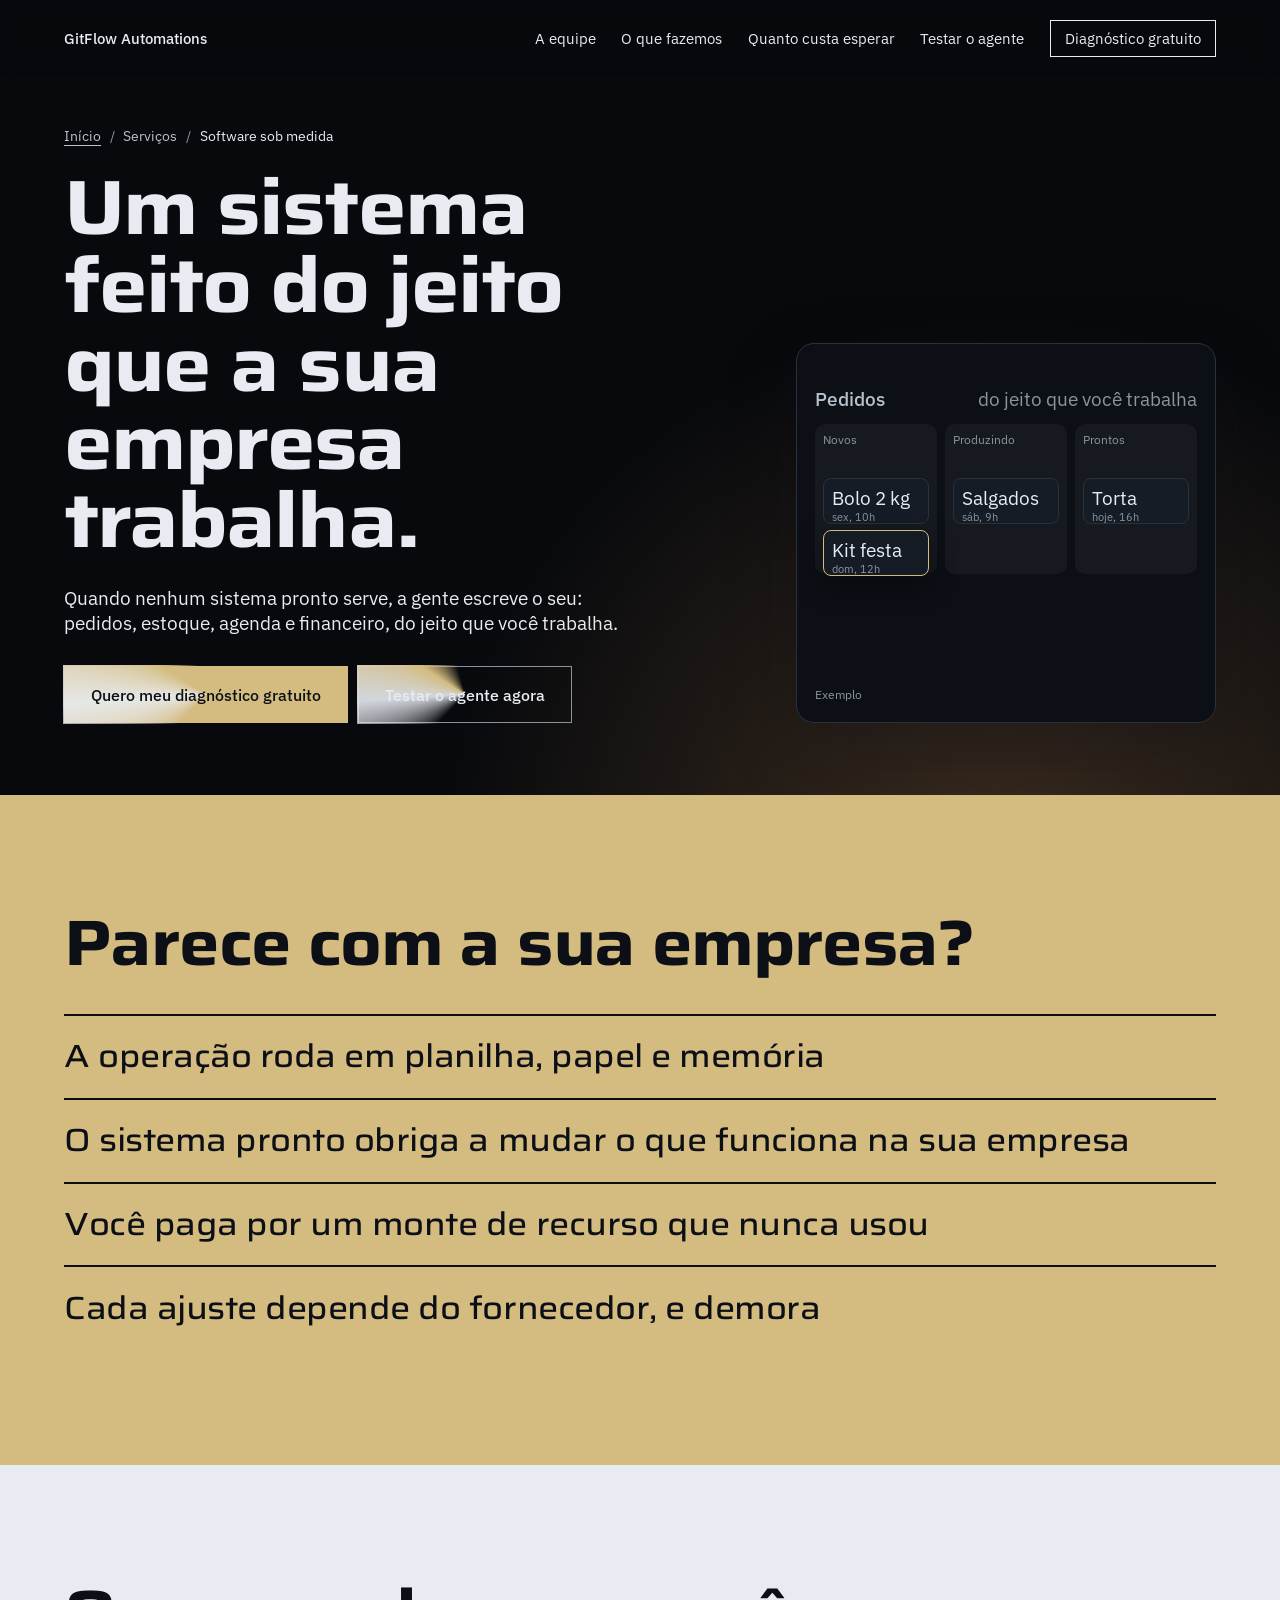
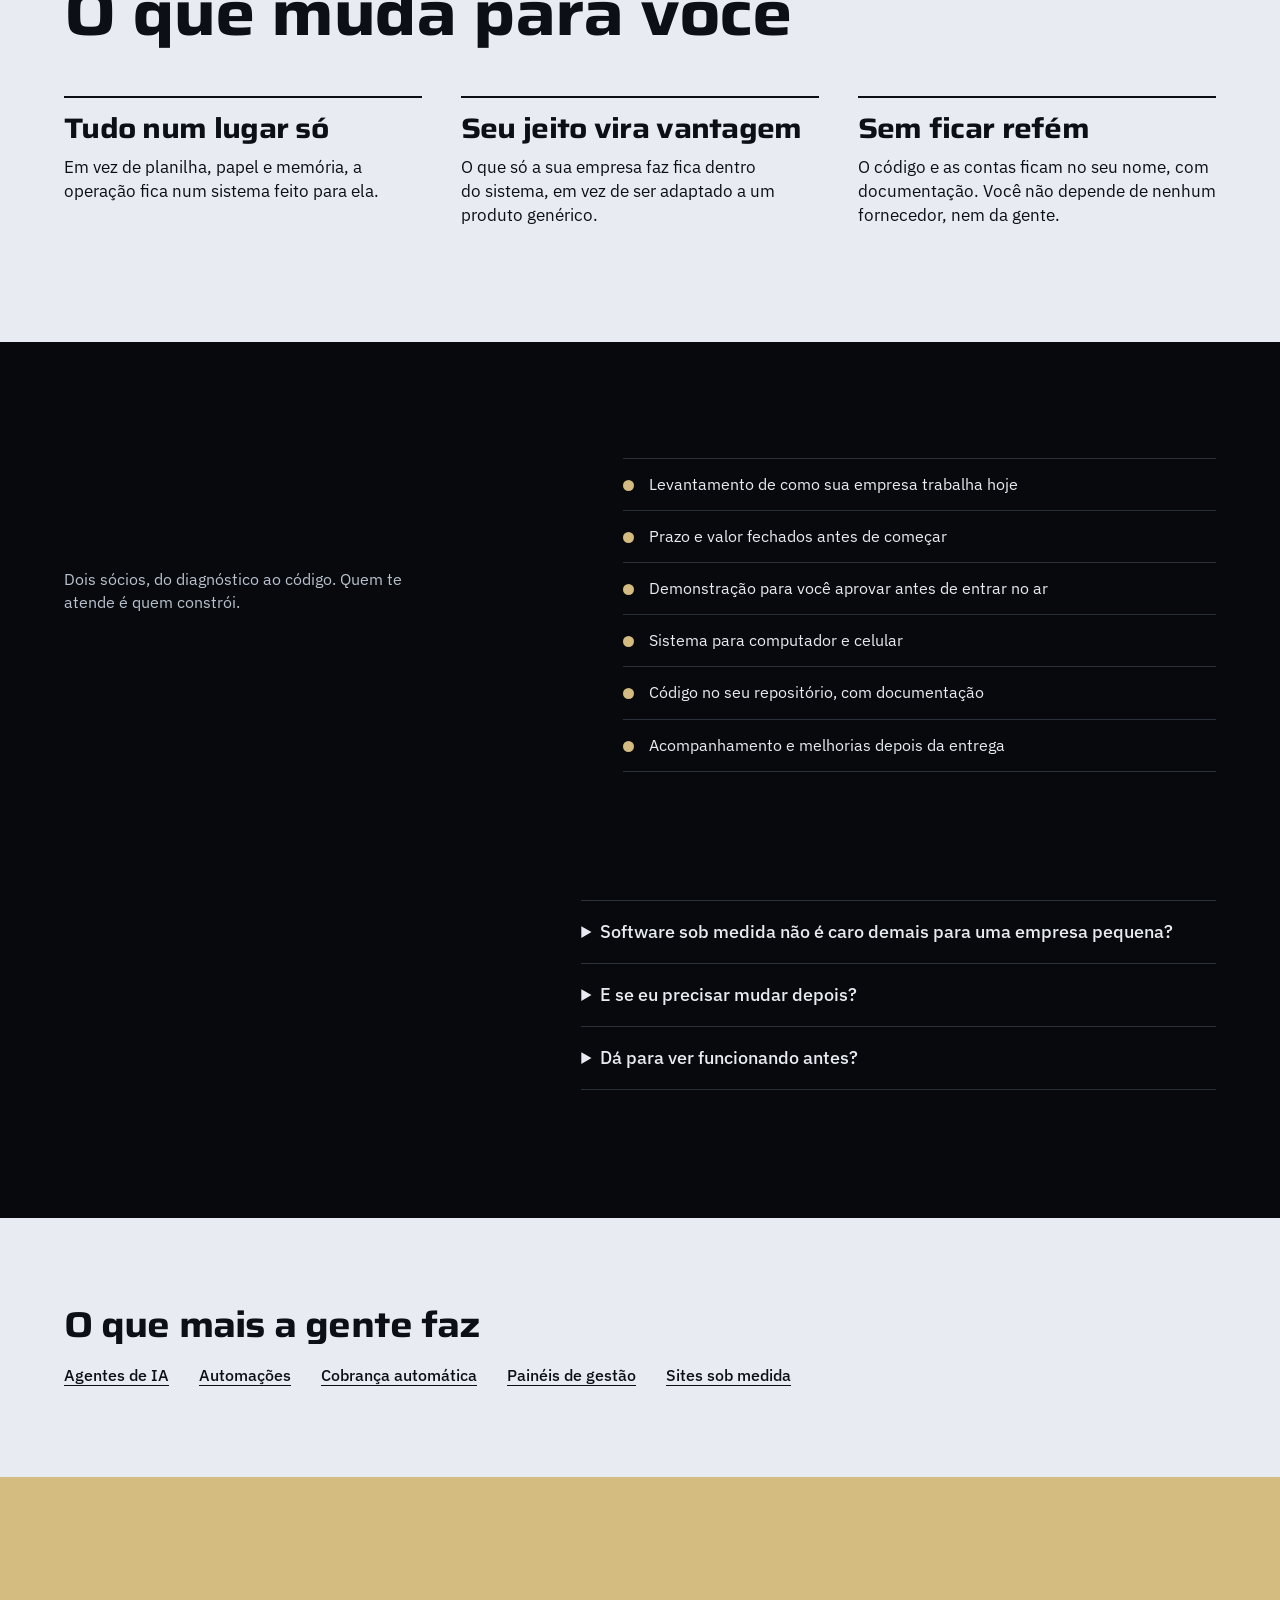
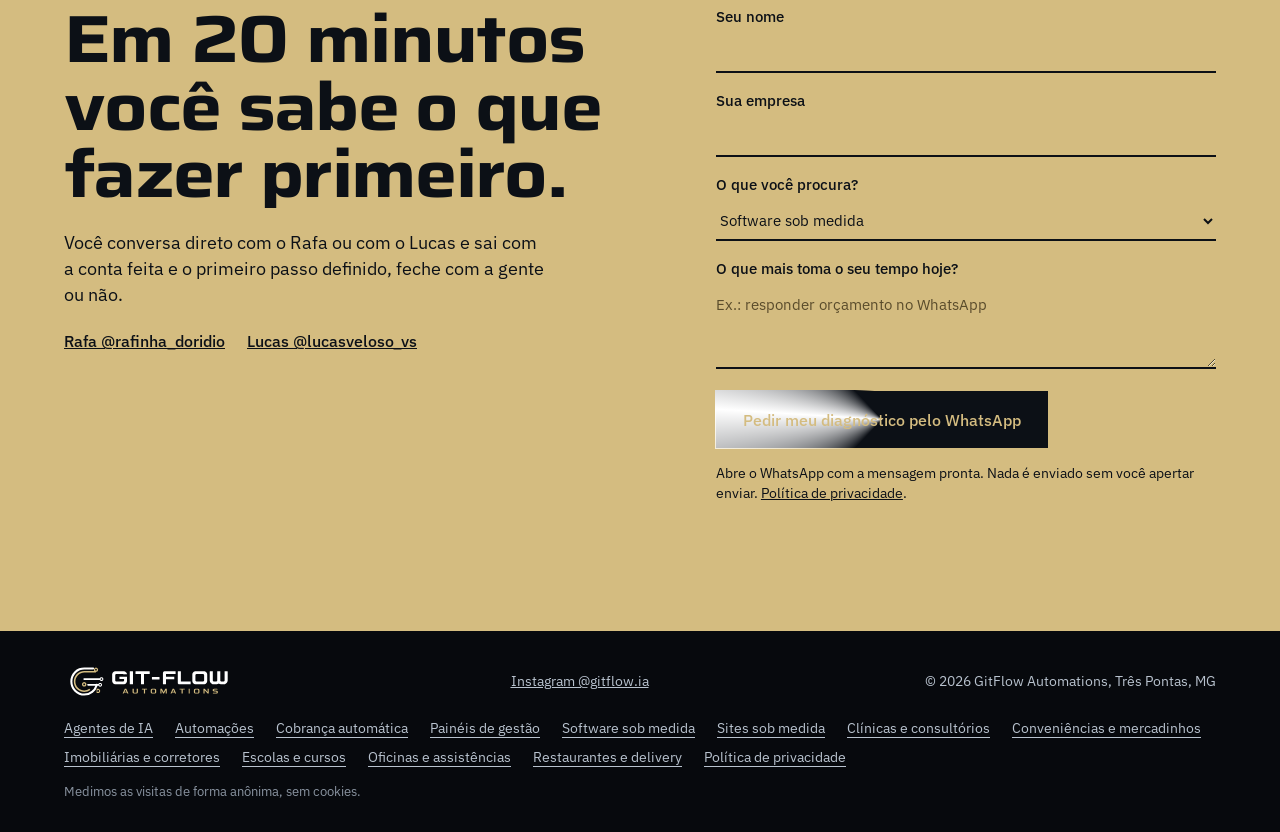
<file: servicos/software-sob-medida/index.html>
<!doctype html>
<html lang="pt-BR">
<head>
  <meta charset="utf-8">
  <meta name="viewport" content="width=device-width, initial-scale=1">
  <title>Desenvolvimento de software sob medida em Três Pontas e Sul de Minas | GitFlow Automations</title>
  <meta name="description" content="Sistema de pedidos, estoque, agenda e financeiro feito do jeito que sua empresa trabalha, com o código no seu nome. Diagnóstico gratuito de 20 minutos.">
  <meta name="theme-color" content="#07090D">
  <meta name="geo.placename" content="Três Pontas, MG">
  <meta property="og:type" content="website">
  <meta property="og:title" content="Um sistema feito do jeito que a sua empresa trabalha.">
  <meta property="og:description" content="Sistema de pedidos, estoque, agenda e financeiro feito do jeito que sua empresa trabalha, com o código no seu nome. Diagnóstico gratuito de 20 minutos.">
  <meta property="og:locale" content="pt_BR">
  <meta property="og:site_name" content="GitFlow Automations">
  <meta property="og:image" content="https://dfrafinha8-gif.github.io/gitflow-site/assets/img/compartilhar.jpg">
  <meta property="og:url" content="https://dfrafinha8-gif.github.io/gitflow-site/servicos/software-sob-medida/">
  <meta name="twitter:card" content="summary_large_image">
  <link rel="canonical" href="https://dfrafinha8-gif.github.io/gitflow-site/servicos/software-sob-medida/">
  <link rel="icon" href="../../assets/img/simbolo-app.svg" type="image/svg+xml">
  <link rel="preconnect" href="https://fonts.googleapis.com">
  <link rel="preconnect" href="https://fonts.gstatic.com" crossorigin>
  <link href="https://fonts.googleapis.com/css2?family=IBM+Plex+Mono:wght@400&family=IBM+Plex+Sans:wght@400;500&family=Saira:wdth,wght@125,500;125,700&display=swap" rel="stylesheet">
  <link rel="stylesheet" href="../../assets/css/site.css?v=5ff434fec4">
  <script type="application/ld+json">{"@context":"https://schema.org","@graph":[{"@type":"BreadcrumbList","itemListElement":[{"@type":"ListItem","position":1,"name":"Início","item":"https://dfrafinha8-gif.github.io/gitflow-site/"},{"@type":"ListItem","position":2,"name":"Software sob medida","item":"https://dfrafinha8-gif.github.io/gitflow-site/servicos/software-sob-medida/"}]},{"@type":"Service","name":"Software sob medida","description":"Sistema de pedidos, estoque, agenda e financeiro feito do jeito que sua empresa trabalha, com o código no seu nome. Diagnóstico gratuito de 20 minutos.","areaServed":["Três Pontas, MG","Sul de Minas","Brasil"],"provider":{"@type":"ProfessionalService","name":"GitFlow Automations","address":{"@type":"PostalAddress","addressLocality":"Três Pontas","addressRegion":"MG","addressCountry":"BR"}}}]}</script>
  <script>document.documentElement.classList.add('js');</script>
</head>
<body>
  <a class="pular" href="#conteudo">Pular para o conteúdo</a>

  <header class="nav" data-nav>
    <a class="nav__marca" href="../../">GitFlow Automations</a>
    <nav aria-label="Principal">
      <a href="../../#equipe">A equipe</a>
      <a href="../../#o-que-fazemos">O que fazemos</a>
      <a href="../../#custo">Quanto custa esperar</a>
      <a href="../../#ao-vivo">Testar o agente</a>
      <a class="nav__chamar" href="#contato">Diagnóstico gratuito</a>
    </nav>
  </header>

  <main id="conteudo">
    <section class="pag-abre pag-abre--demo" id="topo" data-tema="escuro">
      <div class="pag-abre__texto">
        <nav class="migalhas" aria-label="Você está em"><ol><li><a href="../../">Início</a></li><li>Serviços</li><li aria-current="page">Software sob medida</li></ol></nav>
        <h1>Um sistema feito do jeito <b>que a sua empresa trabalha.</b></h1>
        <p>Quando nenhum sistema pronto serve, a gente escreve o seu: pedidos, estoque, agenda e financeiro, do jeito que você trabalha.</p>
        <div class="abre__botoes">
          <a class="botao" href="#contato" data-interesse="Software sob medida">Quero meu diagnóstico gratuito</a>
          <a class="botao botao--linha" href="../../#ao-vivo">Testar o agente agora</a>
        </div>
      </div>
      <div class="demo" data-demo aria-hidden="true">
        <p class="demo__topo">Pedidos<span>do jeito que você trabalha</span></p>
        <div class="demo__corpo">
          <div class="demo__quadro">
            <div class="demo__coluna"><small>Novos</small><p class="demo__ficha">Bolo 2 kg<span>sex, 10h</span></p></div>
            <div class="demo__coluna"><small>Produzindo</small><p class="demo__ficha">Salgados<span>sáb, 9h</span></p></div>
            <div class="demo__coluna"><small>Prontos</small><p class="demo__ficha">Torta<span>hoje, 16h</span></p></div>
            <p class="demo__ficha demo__mover" data-troca="1400,3000">Kit festa<span>dom, 12h</span></p>
          </div>
          <p class="demo__selo" data-em="3900">Cliente avisado: o pedido está pronto</p>
        </div>
        <small class="demo__nota">Exemplo</small>
      </div>
    </section>

    <section class="pag-dor" id="dor" data-tema="ouro">
      <h2>Parece com a sua empresa?</h2>
      <ul>
        <li>A operação roda em planilha, papel e memória</li>
        <li>O sistema pronto obriga a mudar o que funciona na sua empresa</li>
        <li>Você paga por um monte de recurso que nunca usou</li>
        <li>Cada ajuste depende do fornecedor, e demora</li>
      </ul>
    </section>

    <section class="pag-muda" id="muda" data-tema="papel">
      <h2>O que muda para você</h2>
      <div class="pag-muda__lista">
        <div><h3>Tudo num lugar só</h3><p>Em vez de planilha, papel e memória, a operação fica num sistema feito para ela.</p></div>
        <div><h3>Seu jeito vira vantagem</h3><p>O que só a sua empresa faz fica dentro do sistema, em vez de ser adaptado a um produto genérico.</p></div>
        <div><h3>Sem ficar refém</h3><p>O código e as contas ficam no seu nome, com documentação. Você não depende de nenhum fornecedor, nem da gente.</p></div>
      </div>
    </section>

    <section class="pag-entrega" id="entrega" data-tema="escuro">
      <div>
        <h2>O que a gente entrega</h2>
        <p>Dois sócios, do diagnóstico ao código. Quem te atende é quem constrói.</p>
      </div>
      <ul>
        <li>Levantamento de como sua empresa trabalha hoje</li>
        <li>Prazo e valor fechados antes de começar</li>
        <li>Demonstração para você aprovar antes de entrar no ar</li>
        <li>Sistema para computador e celular</li>
        <li>Código no seu repositório, com documentação</li>
        <li>Acompanhamento e melhorias depois da entrega</li>
      </ul>
    </section>

    <section class="duvidas" id="duvidas" data-tema="escuro">
      <h2>Perguntas que todo dono faz</h2>
      <div>
        <details><summary>Software sob medida não é caro demais para uma empresa pequena?</summary><p>Depende do tamanho do problema. Às vezes uma automação ou um painel resolve por menos, e se for o seu caso a gente fala. O valor fecha antes de começar, sem hora técnica.</p></details>
        <details><summary>E se eu precisar mudar depois?</summary><p>O sistema é feito para evoluir, com versão e revisão. E como o código é seu, você não fica preso a ninguém para mudar.</p></details>
        <details><summary>Dá para ver funcionando antes?</summary><p>Sim. Construímos num ambiente separado e mostramos com os seus dados. Só entra no ar depois do seu ok.</p></details>
      </div>
    </section>

    <section class="pag-outros" id="outros" data-tema="papel">
      <h2>O que mais a gente faz</h2>
      <div>
        <a href="../../servicos/agentes-de-ia/">Agentes de IA</a>
        <a href="../../servicos/automacoes/">Automações</a>
        <a href="../../servicos/cobranca-automatica/">Cobrança automática</a>
        <a href="../../servicos/paineis-de-gestao/">Painéis de gestão</a>
        <a href="../../servicos/sites-sob-medida/">Sites sob medida</a>
      </div>
    </section>

    <section class="contato" id="contato" data-tema="ouro">
      <div>
        <h2>Em 20 minutos você sabe o que fazer primeiro.</h2>
        <p>Você conversa direto com o Rafa ou com o Lucas e sai com a conta feita e o primeiro passo definido, feche com a gente ou não.</p>
        <p class="contato__socios"><a href="https://www.instagram.com/rafinha_doridio/" rel="noopener">Rafa @rafinha_doridio</a><a href="https://www.instagram.com/lucasveloso_vs/" rel="noopener">Lucas @lucasveloso_vs</a></p>
      </div>
      <form class="form" data-contato novalidate>
        <label>Seu nome<input name="nome" autocomplete="name" required></label>
        <label>Sua empresa<input name="empresa" autocomplete="organization"></label>
        <label>O que você procura?<select name="interesse" data-interesse-campo>
          <option>Ainda não sei</option>
          <option>Agente de IA</option>
          <option>Automação</option>
          <option>Cobrança automática</option>
          <option>Painel de gestão</option>
          <option selected>Software sob medida</option>
          <option>Site sob medida</option>
        </select></label>
        <label>O que mais toma o seu tempo hoje?<textarea name="processo" rows="3" autocomplete="off" required placeholder="Ex.: responder orçamento no WhatsApp"></textarea></label>
        <button type="submit" class="botao botao--tinta">Pedir meu diagnóstico pelo WhatsApp</button>
        <small>Abre o WhatsApp com a mensagem pronta. Nada é enviado sem você apertar enviar. <a href="../../privacidade/">Política de privacidade</a>.</small>
      </form>
    </section>
  </main>

  <footer class="rodape" data-tema="escuro">
    <img src="../../assets/img/logo-horizontal-escuro.svg" alt="GitFlow Automations" width="170">
    <nav class="rodape__links" aria-label="Páginas">
      <a href="../../servicos/agentes-de-ia/">Agentes de IA</a>
      <a href="../../servicos/automacoes/">Automações</a>
      <a href="../../servicos/cobranca-automatica/">Cobrança automática</a>
      <a href="../../servicos/paineis-de-gestao/">Painéis de gestão</a>
      <a href="../../servicos/software-sob-medida/">Software sob medida</a>
      <a href="../../servicos/sites-sob-medida/">Sites sob medida</a>
      <a href="../../para/clinicas/">Clínicas e consultórios</a>
      <a href="../../para/conveniencias/">Conveniências e mercadinhos</a>
      <a href="../../para/imobiliarias/">Imobiliárias e corretores</a>
      <a href="../../para/escolas-e-cursos/">Escolas e cursos</a>
      <a href="../../para/oficinas/">Oficinas e assistências</a>
      <a href="../../para/restaurantes/">Restaurantes e delivery</a>
      <a href="../../privacidade/">Política de privacidade</a>
    </nav>
    <a href="https://www.instagram.com/gitflow.ia/" data-instagram rel="noopener">Instagram @gitflow.ia</a>
    <span>© <span data-ano>2026</span> GitFlow Automations, Três Pontas, MG</span>
    <small data-medicao hidden>Medimos as visitas de forma anônima, sem cookies.</small>
  </footer>

  <a class="fixo" href="#contato" data-fixo>Diagnóstico gratuito</a>

  <script src="../../assets/js/comum.js?v=9605746c2d" defer></script>
  <script src="../../assets/js/futuro.js?v=5034dfb5b2" defer></script>
  <script src="../../assets/js/demos.js?v=25cef8f12f" defer></script>
</body>
</html>
</file>
<file: assets/css/site.css>
:root {
  color-scheme: dark;
  --fundo: #07090D;
  --grafite: #0C1016;
  --ouro: #D4BC80;
  --prata: #B8C2CE;
  --bronze: #C98B4E;
  --papel: #E8ECF2;
  --tinta: #0C1016;
  --fio: #2A313B;
  --apagado: #8A94A1;
  --borda: clamp(16px, 5vw, 72px);
  --titulo: 'Saira', sans-serif;
  --mola: cubic-bezier(.2, .7, .2, 1);
}

* { box-sizing: border-box; margin: 0; }
html { background: var(--fundo); scroll-behavior: smooth; }
body { color: var(--papel); font-family: 'IBM Plex Sans', sans-serif; line-height: 1.45; overflow-x: hidden; }
h1, h2, h3 { font-family: var(--titulo); font-stretch: 125%; font-weight: 700; letter-spacing: -.025em; line-height: 1.02; }
h2 { font-size: clamp(2rem, 5vw, 5.4rem); }
h1, h2, h3 { text-wrap: balance; }
p, li { text-wrap: pretty; }
[id] { scroll-margin-top: 72px; }
a, button, summary, input, select, textarea { touch-action: manipulation; }
/* Seções claras pedem controles claros */
.oferta, .custo, .como, .contato, .pag-dor, .pag-muda, .pag-outros, .priv { color-scheme: light; }
a { color: inherit; }
img { max-width: 100%; height: auto; display: block; }
img[hidden] { display: none; }
:focus-visible { outline: 2px solid currentColor; outline-offset: 3px; }
.so-leitor { position: absolute; width: 1px; height: 1px; overflow: hidden; clip-path: inset(50%); }

.pular { position: absolute; left: -999px; top: 8px; z-index: 30; background: var(--ouro); color: var(--tinta); padding: 10px 16px; }
.pular:focus { left: 8px; }

.botao { display: inline-block; background: var(--ouro); color: var(--tinta); padding: 17px 26px; font: 500 1.02rem 'IBM Plex Sans', sans-serif; text-decoration: none; border: 1px solid var(--ouro); cursor: pointer; transition: background .2s, color .2s, transform .3s var(--mola); }
.botao:hover { background: var(--papel); border-color: var(--papel); transform: translateY(-2px); }
.botao--linha { background: transparent; color: var(--papel); border-color: var(--apagado); }
.botao--linha:hover { background: var(--papel); color: var(--tinta); }
.botao--tinta { background: var(--tinta); border-color: var(--tinta); color: var(--ouro); }
.botao--tinta:hover { background: #000; border-color: #000; color: #fff; }

/* Navegação: a cor acompanha a seção que está atrás dela */
.nav { position: fixed; inset: 0 0 auto 0; z-index: 20; display: flex; justify-content: space-between; align-items: center; gap: 20px; padding: clamp(12px, 1.6vw, 20px) var(--borda); color: var(--papel); font-size: .92rem; transition: color .25s, background .25s; pointer-events: none; }
.nav a { pointer-events: auto; text-decoration: none; }
.nav[data-sobre=ouro], .nav[data-sobre=papel] { color: var(--tinta); }
.nav[data-solta=true] { pointer-events: auto; backdrop-filter: blur(10px); background: rgba(7, 9, 13, .84); }
.nav[data-solta=true][data-sobre=ouro] { background: rgba(212, 188, 128, .9); }
.nav[data-solta=true][data-sobre=papel] { background: rgba(232, 236, 242, .9); }
.nav__marca { font-weight: 500; }
.nav nav { display: flex; align-items: center; gap: clamp(14px, 2vw, 30px); }
.nav nav a:hover { text-decoration: underline; text-underline-offset: 4px; }
.nav__chamar { border: 1px solid currentColor; padding: 7px 14px; }

/* A história: o palco fica preso enquanto o trilho rola */
.trilho { position: relative; height: 780vh; }
.palco { position: sticky; top: 0; height: 100vh; height: 100svh; overflow: hidden; background: var(--fundo); }
.palco canvas { position: absolute; inset: 0; width: 100%; height: 100%; display: block; }
.palco__sol { position: absolute; left: 30%; bottom: -70vh; width: 120vh; height: 120vh; border-radius: 50%; background: radial-gradient(closest-side, rgba(201, 139, 78, .34), rgba(201, 139, 78, 0)); opacity: 0; will-change: transform, opacity; }
.palco__ouro { position: absolute; inset: 0; background: var(--ouro); opacity: 0; }
.palco__logo { position: absolute; right: 8vw; top: 50%; width: min(40vw, 460px); transform: translateY(-50%); }
.palco__pular { position: absolute; right: var(--borda); bottom: 22px; font-size: .85rem; opacity: .75; }
.palco__pular[hidden] { display: none; }

.abre { position: absolute; left: var(--borda); bottom: clamp(30px, 9vh, 90px); width: min(54vw, 900px); will-change: transform, opacity; }
.abre h2 { font-size: clamp(2.5rem, 5.7vw, 6.4rem); text-shadow: 0 0 30px var(--fundo); }
.abre h2 b { color: var(--ouro); font-weight: 700; display: block; }
.abre p { margin-top: clamp(14px, 2vw, 24px); max-width: 44ch; font-size: clamp(1.05rem, 1.5vw, 1.4rem); line-height: 1.34; color: var(--papel); text-shadow: 0 0 18px var(--fundo); }
.abre__botoes { display: flex; flex-wrap: wrap; gap: 10px; margin-top: clamp(18px, 2.4vw, 30px); }
.abre small { display: block; margin-top: 14px; color: var(--prata); font-size: .88rem; }

.aviso { position: absolute; right: var(--borda); bottom: clamp(60px, 9vh, 90px); width: 300px; padding: 14px 16px; background: rgba(20, 25, 32, .9); border: 1px solid var(--fio); border-radius: 14px; box-shadow: 0 18px 50px rgba(0, 0, 0, .5); }
.aviso small { display: flex; justify-content: space-between; font-size: .75rem; color: var(--apagado); margin-bottom: 4px; }
.aviso strong { display: block; font-weight: 500; }
.aviso > span { display: block; margin-top: 8px; padding-top: 8px; border-top: 1px solid var(--fio); font-size: .84rem; color: var(--bronze); }
.aviso b { font: 400 .84rem 'IBM Plex Mono', monospace; }
.js .aviso { animation: chega .7s 1s var(--mola) backwards; }
@keyframes chega { from { opacity: 0; transform: translateY(-16px) scale(.96); } }

.relogio { position: absolute; left: var(--borda); top: clamp(64px, 12vh, 120px); font: 700 clamp(4rem, 13vw, 14rem)/.9 var(--titulo); font-stretch: 125%; font-variant-numeric: tabular-nums; letter-spacing: -.04em; color: var(--ouro); opacity: 0; }

.hora { padding: 40px var(--borda); }
.hora h2 { font-size: clamp(1.7rem, 3.6vw, 3.9rem); }
.hora__texto p { margin-top: 14px; font-size: clamp(1rem, 1.4vw, 1.3rem); line-height: 1.35; color: var(--prata); max-width: 40ch; }
.js .hora { position: absolute; inset: 0; padding: 0; opacity: 0; visibility: hidden; pointer-events: none; }
.js .hora__texto { position: absolute; left: var(--borda); bottom: clamp(50px, 11vh, 110px); width: min(50vw, 800px); }
.js .cartao { position: absolute; right: var(--borda); top: 50%; transform: translateY(-50%); }

.cartao { width: min(400px, 100%); background: rgba(16, 20, 27, .93); border: 1px solid var(--fio); border-radius: 18px; padding: 16px; display: flex; flex-direction: column; gap: 8px; box-shadow: 0 30px 80px rgba(0, 0, 0, .55); }
.cartao__titulo { display: flex; justify-content: space-between; gap: 12px; color: var(--prata); font-size: .8rem; font-weight: 500; margin-bottom: 4px; }
.cartao__titulo span { color: var(--apagado); font-weight: 400; text-align: right; }
.cartao__nota { color: var(--apagado); font-size: .72rem; margin-top: 4px; }
.cartao__passo { font: 400 .78rem 'IBM Plex Mono', monospace; color: var(--bronze); padding: 2px 4px; }
.cartao__passo--ok { color: var(--ouro); }
.cartao__alerta { border-left: 2px solid var(--bronze); padding-left: 10px; font-size: .93rem; }
.bolha { align-self: flex-start; max-width: 88%; background: #fff; color: #111; padding: 9px 12px; border-radius: 12px 12px 12px 2px; font-size: .95rem; line-height: 1.34; }
.bolha--agente { align-self: flex-end; background: #D8E9C9; border-radius: 12px 12px 2px 12px; }
.bolha--pessoa { align-self: flex-end; background: #F0D9B8; border-radius: 12px 12px 2px 12px; }
.lista { list-style: none; padding: 0; }
.lista li { display: flex; justify-content: space-between; gap: 14px; padding: 11px 0; border-bottom: 1px solid var(--fio); font-size: .95rem; }
.lista b { font-weight: 400; color: var(--apagado); text-align: right; }
.lista .ok b { color: var(--ouro); }
.lista .alerta b { color: var(--bronze); }
.numeros { display: grid; grid-template-columns: repeat(3, 1fr); gap: 10px; padding: 6px 0 10px; }
.numeros b { display: block; font: 700 clamp(2.2rem, 4vw, 3.2rem)/1 var(--titulo); font-stretch: 125%; color: var(--ouro); }
.numeros span { display: block; margin-top: 6px; font-size: .8rem; color: var(--prata); line-height: 1.2; }

.fecho { padding: 60px var(--borda); }
.fecho h2 { font-size: clamp(1.7rem, 3.6vw, 3.9rem); max-width: 22ch; margin-bottom: 22px; }
.js .fecho { position: absolute; left: var(--borda); bottom: clamp(44px, 10vh, 100px); width: min(46vw, 760px); padding: 0; color: var(--tinta); opacity: 0; visibility: hidden; }
.fecho b { font-weight: 700; }

html:not(.js) .trilho { height: auto; }
html:not(.js) .palco { position: static; height: auto; padding: 90px 0 30px; }
html:not(.js) .palco canvas, html:not(.js) .palco__pular, html:not(.js) .aviso, html:not(.js) .relogio, html:not(.js) .palco__sol, html:not(.js) .palco__ouro { display: none; }
html:not(.js) .abre { position: static; padding: 0 var(--borda) 30px; width: auto; }
html:not(.js) .cartao { margin-top: 20px; }

/* A equipe de robôs (assets/js/equipe.js) */
.equipe { position: relative; min-height: 100svh; display: flex; flex-direction: column; padding: clamp(86px, 13vh, 130px) var(--borda) clamp(30px, 4vw, 56px); background: radial-gradient(70vw 50vh at 50% 100%, rgba(201, 139, 78, .14), transparent 70%), var(--fundo); }
.equipe__topo { display: grid; grid-template-columns: 1.25fr 1fr; gap: clamp(20px, 4vw, 70px); align-items: end; }
.equipe h1 { font-size: clamp(2.3rem, 4.9vw, 5.4rem); max-width: 15ch; }
.equipe__topo .abre__botoes { margin-top: 20px; }
.equipe__topo p { font-size: clamp(1rem, 1.3vw, 1.2rem); color: var(--prata); }
.equipe__palco { position: relative; flex: 1; min-height: clamp(340px, 50vh, 620px); margin-top: clamp(6px, 1.5vw, 24px); }
.equipe__palco canvas { position: absolute; inset: 0; width: 100%; height: 100%; display: block; touch-action: pan-y; }
.equipe__poster { position: absolute; inset: 0; width: 100%; height: 100%; object-fit: contain; transition: opacity .4s; pointer-events: none; }
.equipe--3d .equipe__poster { opacity: 0; visibility: hidden; }
.equipe__nomes { display: flex; flex-wrap: wrap; justify-content: center; gap: 6px 22px; }
.equipe__nomes button { all: unset; cursor: pointer; padding: 8px 0; border-bottom: 2px solid var(--fio); font-family: var(--titulo); font-stretch: 125%; font-weight: 500; font-size: .98rem; color: var(--prata); transition: color .2s, border-color .2s; }
.equipe__nomes button small { font: 400 .72rem 'IBM Plex Mono', monospace; color: var(--apagado); margin-right: 6px; }
.equipe__nomes button:hover, .equipe__nomes button[aria-pressed=true] { color: var(--ouro); border-color: var(--ouro); }
.equipe__nomes button:focus-visible { outline: 2px solid var(--ouro); outline-offset: 4px; }
.equipe__ficha { position: absolute; z-index: 3; left: 50%; top: 40%; width: min(350px, calc(100vw - 32px)); padding: 18px 18px 16px; background: rgba(12, 16, 22, .95); border: 1px solid var(--fio); border-radius: 16px; box-shadow: 0 30px 70px rgba(0, 0, 0, .55); opacity: 0; transform: translateY(10px) scale(.98); transition: opacity .25s, transform .35s var(--mola); pointer-events: none; }
.equipe__ficha[data-aberta=true] { opacity: 1; transform: none; pointer-events: auto; }
.equipe__codigo { display: flex; justify-content: space-between; gap: 12px; font-size: .78rem; color: var(--apagado); }
.equipe__codigo b { font-weight: 500; color: var(--bronze); }
.equipe__ficha h3 { font-size: 1.6rem; margin: 4px 0 6px; color: var(--ouro); }
.equipe__ficha ul { list-style: none; padding: 0; margin: 12px 0; }
.equipe__ficha li { position: relative; padding: 6px 0 6px 18px; border-top: 1px solid var(--fio); font-size: .9rem; color: var(--prata); }
.equipe__ficha li::before { content: ""; position: absolute; left: 0; top: 13px; width: 7px; height: 7px; border-radius: 50%; background: var(--ouro); }
.equipe__ficha dl { display: grid; grid-template-columns: auto 1fr; gap: 4px 12px; font-size: .82rem; margin-bottom: 14px; }
.equipe__ficha dt { color: var(--apagado); }
.equipe__ficha dd { margin: 0; }
.equipe__acoes { display: flex; flex-wrap: wrap; align-items: center; gap: 10px 18px; }
.equipe__acoes .botao { padding: 11px 16px; font-size: .92rem; }
.equipe__acoes a:not(.botao) { font-size: .9rem; text-underline-offset: 4px; }
.equipe__aviso { margin-top: 16px; text-align: center; font-size: .82rem; color: var(--apagado); }

/* HUD em volta do robô que chegou ao centro */
.equipe__hud { position: absolute; z-index: 2; pointer-events: none; opacity: 0; transform: scale(1.18); transition: opacity .3s, transform .5s var(--mola); }
.equipe__hud[data-ligado=true] { opacity: 1; transform: none; }
.equipe__hud i { position: absolute; width: 26px; height: 26px; border: 2px solid var(--ouro); }
.equipe__hud i:nth-child(1) { left: 0; top: 0; border-right: 0; border-bottom: 0; }
.equipe__hud i:nth-child(2) { right: 0; top: 0; border-left: 0; border-bottom: 0; }
.equipe__hud i:nth-child(3) { left: 0; bottom: 0; border-right: 0; border-top: 0; }
.equipe__hud i:nth-child(4) { right: 0; bottom: 0; border-left: 0; border-top: 0; }
.equipe__varredura { position: absolute; left: 6px; right: 6px; top: 0; height: 2px; background: linear-gradient(90deg, transparent, var(--ouro), transparent); box-shadow: 0 0 14px 2px rgba(212, 188, 128, .55); animation: varrer 2.4s ease-in-out infinite; }
@keyframes varrer { 0%, 100% { top: 4%; opacity: 0; } 10%, 90% { opacity: 1; } 50% { top: 94%; } }
.equipe__hud p { position: absolute; left: 0; right: 0; display: flex; justify-content: space-between; gap: 10px; font: 400 .68rem 'IBM Plex Mono', monospace; letter-spacing: .06em; text-transform: uppercase; color: var(--ouro); white-space: nowrap; }
.equipe__hud p span:last-child { color: var(--prata); }
.equipe__hud [data-hud-topo] { top: -22px; }
.equipe__hud [data-hud-base] { bottom: -22px; }
.equipe__ficha { clip-path: polygon(0 0, calc(100% - 18px) 0, 100% 18px, 100% 100%, 18px 100%, 0 calc(100% - 18px)); border-radius: 0; border-color: rgba(212, 188, 128, .45); background: linear-gradient(rgba(12, 16, 22, .95), rgba(12, 16, 22, .95)), repeating-linear-gradient(0deg, rgba(212, 188, 128, .05) 0 1px, transparent 1px 3px); }
.equipe__codigo { font-family: 'IBM Plex Mono', monospace; letter-spacing: .05em; }

/* Antes e depois com scanner */
.antes { background: var(--grafite); padding: clamp(70px, 9vw, 130px) var(--borda); }
.antes__topo { display: grid; grid-template-columns: 1.25fr 1fr; gap: clamp(20px, 4vw, 70px); align-items: end; margin-bottom: clamp(26px, 4vw, 50px); }
.antes__topo p { font-size: clamp(1rem, 1.3vw, 1.2rem); color: var(--prata); }
.antes__quadro { --corte: 50%; position: relative; display: grid; border: 1px solid var(--fio); overflow: hidden; touch-action: pan-y; user-select: none; }
.antes__lado { grid-area: 1 / 1; padding: clamp(22px, 3vw, 44px); }
.antes__lado--hoje { background: repeating-linear-gradient(135deg, #11151B 0 14px, #0F1318 14px 28px); color: var(--apagado); filter: saturate(.4); }
.antes__lado--com { background: radial-gradient(70% 90% at 80% 20%, rgba(212, 188, 128, .16), transparent 70%), #0B0F14; clip-path: inset(0 0 0 var(--corte)); }
.antes__rotulo { font: 400 .78rem 'IBM Plex Mono', monospace; letter-spacing: .08em; text-transform: uppercase; margin-bottom: 18px; }
.antes__lado--hoje .antes__rotulo { color: var(--bronze); }
.antes__lado--com .antes__rotulo { color: var(--ouro); text-align: right; }
.antes__lado ul { list-style: none; padding: 0; display: grid; grid-template-columns: repeat(4, 1fr); gap: clamp(14px, 2vw, 28px); }
.antes__lado li { border-top: 2px solid currentColor; padding-top: 14px; }
.antes__lado li b { display: block; font-family: var(--titulo); font-stretch: 125%; font-weight: 500; font-size: clamp(1.05rem, 1.5vw, 1.4rem); line-height: 1.1; margin-bottom: 8px; }
.antes__lado--hoje li { border-color: #3A4553; }
.antes__lado--hoje li b { text-decoration: line-through; text-decoration-color: rgba(201, 139, 78, .7); }
.antes__lado--com li { border-color: var(--ouro); color: var(--papel); }
.antes__lado--com li b { color: var(--ouro); }
.antes__laser { position: absolute; top: 0; bottom: 0; left: var(--corte); width: 2px; margin-left: -1px; background: var(--ouro); box-shadow: 0 0 18px 4px rgba(212, 188, 128, .55), 0 0 60px 10px rgba(212, 188, 128, .18); pointer-events: none; }
.antes__laser span { position: absolute; top: 50%; left: 50%; width: 44px; height: 44px; margin: -22px 0 0 -22px; border: 2px solid var(--ouro); border-radius: 50%; background: rgba(7, 9, 13, .85); }
.antes__laser span::before, .antes__laser span::after { content: ""; position: absolute; top: 50%; width: 0; height: 0; margin-top: -6px; border: 6px solid transparent; }
.antes__laser span::before { left: 4px; border-right-color: var(--ouro); }
.antes__laser span::after { right: 4px; border-left-color: var(--ouro); }
.antes__controle { position: absolute; inset: 0; width: 100%; height: 100%; opacity: 0; cursor: ew-resize; margin: 0; }
.antes__quadro:has(.antes__controle:focus-visible) .antes__laser span { outline: 2px solid var(--papel); outline-offset: 3px; }

/* Cursor de anel (assets/js/futuro.js) */
.cursor-anel { position: fixed; left: 0; top: 0; z-index: 60; width: 34px; height: 34px; margin: -17px 0 0 -17px; border: 1.5px solid var(--ouro); border-radius: 50%; pointer-events: none; opacity: 0; mix-blend-mode: difference; transition: width .25s var(--mola), height .25s var(--mola), margin .25s var(--mola), opacity .25s, background .25s; }
.cursor-anel[data-ativo=true] { opacity: .9; }
.cursor-anel[data-sobre=link] { width: 54px; height: 54px; margin: -27px 0 0 -27px; background: rgba(212, 188, 128, .12); }
.cursor-anel[data-sobre=robo] { width: 70px; height: 70px; margin: -35px 0 0 -35px; border-style: dashed; animation: girar-anel 6s linear infinite; }
.cursor-anel[data-clique=true] { width: 24px; height: 24px; margin: -12px 0 0 -12px; }
@keyframes girar-anel { to { rotate: 360deg; } }

/* Botões com borda de luz girando */
@property --giro { syntax: '<angle>'; inherits: false; initial-value: 0deg; }
.botao { position: relative; isolation: isolate; transition: background .2s, color .2s, transform .3s var(--mola), translate .2s ease-out; }
.botao::before { content: ""; position: absolute; inset: -2px; z-index: -1; background: conic-gradient(from var(--giro), transparent 0 62%, rgba(232, 236, 242, .9) 74%, var(--ouro) 84%, transparent 96%); animation: giro 3.4s linear infinite; }
.botao--tinta::before { background: conic-gradient(from var(--giro), transparent 0 62%, #fff 76%, var(--tinta) 88%, transparent 96%); }
@keyframes giro { to { --giro: 360deg; } }

/* Título que se acende com uma faixa de luz (assets/js/futuro.js) */
.titulo-luz { background-image: linear-gradient(100deg, var(--cor-titulo) 0, var(--cor-titulo) calc(var(--luz, -10%) - 7%), #FFF4D6 calc(var(--luz, -10%) - 2.5%), var(--ouro) var(--luz, -10%), transparent calc(var(--luz, -10%) + 3%)); -webkit-background-clip: text; background-clip: text; color: transparent; }

/* Varredura: uma linha de luz passa pela seção na primeira vez que ela aparece */
.varre { position: relative; }
.varre::after { content: ""; position: absolute; inset: 0; z-index: 5; pointer-events: none; opacity: 0; background: linear-gradient(180deg, transparent 0, rgba(212, 188, 128, 0) 38%, rgba(212, 188, 128, .14) 49.2%, rgba(255, 244, 214, .85) 50%, transparent 50.35%); background-size: 100% 300%; background-position: 0 100%; }
.varre.varrendo::after { animation: varre-secao 1.3s cubic-bezier(.45, 0, .2, 1) forwards; }
@keyframes varre-secao { 0% { opacity: 1; background-position: 0 100%; } 85% { opacity: 1; } 100% { opacity: 0; background-position: 0 0; } }

/* Rede neural no fundo das seções escuras */
[data-rede] { position: relative; overflow: hidden; }
[data-rede] > :not(.rede) { position: relative; z-index: 1; }
.rede { position: absolute; inset: 0; width: 100%; height: 100%; pointer-events: none; z-index: 0; }

/* Monte sua equipe (assets/js/monte.js) */
.monte { background: var(--fundo); padding: clamp(70px, 9vw, 130px) var(--borda); }
.monte__topo { display: grid; grid-template-columns: 1.25fr 1fr; gap: clamp(20px, 4vw, 70px); align-items: end; margin-bottom: clamp(26px, 4vw, 50px); }
.monte__topo p { font-size: clamp(1rem, 1.3vw, 1.2rem); color: var(--prata); }
.monte__grade { display: grid; grid-template-columns: minmax(0, 1.35fr) minmax(320px, 1fr); gap: clamp(18px, 3vw, 40px); align-items: start; }
.monte__vitrine { display: grid; grid-template-columns: repeat(3, 1fr); gap: 12px; }
.monte__robo { all: unset; position: relative; display: flex; flex-direction: column; align-items: center; gap: 2px; padding: 12px 12px 14px; border: 1px solid var(--fio); background: rgba(12, 16, 22, .85); cursor: grab; text-align: center; transition: border-color .2s, transform .3s var(--mola), background .2s; }
.monte__robo:hover { border-color: rgba(212, 188, 128, .6); transform: translateY(-3px); }
.monte__robo:focus-visible { outline: 2px solid var(--ouro); outline-offset: 3px; }
.monte__robo img { width: 100%; height: clamp(110px, 12vw, 170px); object-fit: contain; transition: transform .4s var(--mola); }
.monte__robo:hover img { transform: translateY(-4px) rotate(-2deg); }
.monte__robo b { font-family: var(--titulo); font-stretch: 125%; font-weight: 500; font-size: 1.05rem; margin-top: 6px; }
.monte__robo small { font-size: .8rem; color: var(--apagado); }
.monte__mais { margin-top: 8px; padding: 5px 12px; border: 1px solid var(--fio); font: 400 .72rem 'IBM Plex Mono', monospace; letter-spacing: .06em; text-transform: uppercase; color: var(--prata); }
.monte__robo[aria-pressed=true] { border-color: var(--ouro); background: rgba(212, 188, 128, .08); }
.monte__robo[aria-pressed=true] .monte__mais { background: var(--ouro); border-color: var(--ouro); color: var(--tinta); }
.monte__empresa { position: sticky; top: 84px; padding: 20px; border: 1px solid rgba(212, 188, 128, .45); clip-path: polygon(0 0, calc(100% - 18px) 0, 100% 18px, 100% 100%, 18px 100%, 0 calc(100% - 18px)); background: linear-gradient(rgba(12, 16, 22, .95), rgba(12, 16, 22, .95)), repeating-linear-gradient(0deg, rgba(212, 188, 128, .05) 0 1px, transparent 1px 3px); transition: background .2s; }
.monte__empresa[data-recebendo=true] { background: rgba(212, 188, 128, .12); }
.monte__titulo { display: flex; justify-content: space-between; font: 400 .78rem 'IBM Plex Mono', monospace; letter-spacing: .08em; text-transform: uppercase; color: var(--ouro); }
.monte__titulo b { font-weight: 400; color: var(--prata); }
.monte__fila { display: flex; flex-wrap: wrap; gap: 8px; min-height: 104px; margin: 14px 0; padding: 10px; border: 1px dashed var(--fio); }
.monte__vazio { margin: auto; font-size: .88rem; color: var(--apagado); text-align: center; }
.monte__membro { all: unset; cursor: pointer; display: flex; flex-direction: column; align-items: center; width: 70px; font-size: .72rem; color: var(--prata); }
.monte__membro img { width: 62px; height: 74px; object-fit: contain; }
.monte__membro:hover span { text-decoration: line-through; color: var(--bronze); }
.monte__membro:focus-visible { outline: 2px solid var(--ouro); outline-offset: 2px; }
.monte__membro--novo { animation: entra-membro .5s var(--mola); }
@keyframes entra-membro { from { opacity: 0; transform: translateY(-14px) scale(.7); } }
.monte__faz { list-style: none; padding: 0; margin-bottom: 16px; }
.monte__faz li { padding: 7px 0 7px 18px; border-top: 1px solid var(--fio); font-size: .9rem; color: var(--prata); position: relative; }
.monte__faz li::before { content: ""; position: absolute; left: 0; top: 14px; width: 7px; height: 7px; border-radius: 50%; background: var(--prata); }
.monte__faz li b { font-weight: 500; color: var(--papel); }
.monte__faz .monte__junto { color: var(--papel); }
.monte__faz .monte__junto::before { background: var(--ouro); box-shadow: 0 0 8px var(--ouro); }
.monte__empresa .botao:disabled { opacity: .45; cursor: not-allowed; }
.monte__empresa small { display: block; margin-top: 10px; font-size: .8rem; color: var(--apagado); }

/* Robô que acompanha a rolagem em "O que fazemos" (assets/js/equipe.js, só em tela larga) */
.oferta--acompanha { position: relative; }
.oferta--acompanha .servico { column-gap: 230px; }
.acompanha { position: absolute; z-index: 2; width: 210px; pointer-events: none; }
.acompanha__palco { position: sticky; top: calc(50vh - 150px); width: 210px; height: 310px; opacity: 0; transition: opacity .4s; }
.acompanha[data-ligado=true] .acompanha__palco { opacity: 1; }
.acompanha__palco canvas { display: block; width: 210px; height: 280px; }
.acompanha__nome { text-align: center; font: 400 .72rem 'IBM Plex Mono', monospace; letter-spacing: .08em; text-transform: uppercase; color: #6B5A2E; }

/* Calculadora */
.custo { background: var(--ouro); color: var(--tinta); display: grid; grid-template-columns: 1fr 1fr; gap: clamp(30px, 6vw, 100px); padding: clamp(70px, 9vw, 130px) var(--borda); }
.custo__texto > p { margin: 18px 0 clamp(24px, 3vw, 40px); font-size: clamp(1.05rem, 1.4vw, 1.3rem); max-width: 38ch; }
.custo label { display: grid; grid-template-columns: 1fr auto; gap: 8px 16px; align-items: baseline; font-weight: 500; margin-bottom: 26px; }
.custo output { font: 700 1.5rem var(--titulo); font-stretch: 125%; font-variant-numeric: tabular-nums; }
.custo input[type=range] { grid-column: 1 / -1; width: 100%; height: 28px; appearance: none; -webkit-appearance: none; background: transparent; cursor: pointer; }
.custo input[type=range]::-webkit-slider-runnable-track { height: 3px; background: var(--tinta); }
.custo input[type=range]::-moz-range-track { height: 3px; background: var(--tinta); }
.custo input[type=range]::-webkit-slider-thumb { -webkit-appearance: none; width: 26px; height: 26px; margin-top: -11.5px; border-radius: 50%; background: var(--tinta); border: 0; }
.custo input[type=range]::-moz-range-thumb { width: 26px; height: 26px; border-radius: 50%; background: var(--tinta); border: 0; }
.custo__conta { align-self: center; display: flex; flex-direction: column; align-items: flex-start; }
.custo__conta p { font-size: clamp(1.05rem, 1.5vw, 1.35rem); max-width: 34ch; }
.custo__conta strong { display: block; font: 700 clamp(3.2rem, 9vw, 9.6rem)/1 var(--titulo); font-stretch: 125%; font-variant-numeric: tabular-nums; letter-spacing: -.04em; margin: 12px 0; white-space: nowrap; }
.custo__conta b { font-weight: 500; }
.custo__conta .botao { margin-top: 26px; }
.custo__conta small { margin-top: 12px; font-size: .85rem; }

/* Ao vivo */
.vivo { background: var(--grafite); min-height: 100vh; display: grid; grid-template-columns: minmax(0, 1.05fr) minmax(320px, 400px) minmax(0, 1fr); gap: clamp(20px, 3vw, 48px); padding: clamp(70px, 8vh, 96px) var(--borda) clamp(30px, 5vh, 56px); align-items: center; }
.vivo h2 { font-size: clamp(2rem, 3.8vw, 4.2rem); }
.vivo__intro > p { margin-top: 16px; font-size: clamp(1rem, 1.2vw, 1.12rem); color: var(--prata); max-width: 44ch; }
.vivo__negocios { display: flex; flex-wrap: wrap; gap: 6px 18px; margin-top: 24px; }
.vivo__negocios button { all: unset; cursor: pointer; padding: 6px 0; border-bottom: 2px solid var(--fio); font-family: var(--titulo); font-stretch: 125%; font-weight: 500; font-size: 1.02rem; color: var(--prata); transition: color .2s, border-color .2s; }
.vivo__negocios button:hover { color: var(--papel); }
.vivo__negocios button:focus-visible { outline: 2px solid var(--ouro); outline-offset: 2px; }
.vivo__negocios button[aria-pressed=true] { color: var(--ouro); border-color: var(--ouro); }
.vivo__intro .vivo__rotulo { margin-top: 24px; font-size: .85rem; color: var(--apagado); }
.vivo__perguntas { display: flex; flex-direction: column; gap: 8px; margin-top: 10px; }
.vivo__perguntas button { all: unset; cursor: pointer; padding: 11px 14px; border: 1px solid var(--fio); border-radius: 12px 12px 12px 2px; font-size: .95rem; line-height: 1.3; transition: background .2s, border-color .2s, opacity .2s; }
.vivo__perguntas button:hover { background: #fff; color: #111; border-color: #fff; }
.vivo__perguntas button:focus-visible { outline: 2px solid var(--ouro); outline-offset: 2px; }
.vivo__perguntas button[data-usada=true] { opacity: .45; }
.vivo__intro .vivo__aviso { margin-top: 18px; font-size: .82rem; color: var(--apagado); }
.fone { background: #E7E1D6; color: #111; height: min(80vh, 680px); display: flex; flex-direction: column; border-radius: 26px; overflow: hidden; border: 7px solid #1A1F27; }
.fone__topo { background: #1A1F27; color: var(--papel); padding: 12px 16px; font-size: .92rem; font-weight: 500; }
.fone__topo small { display: block; font-weight: 400; color: var(--prata); font-size: .76rem; }
.fone__conversa { flex: 1; overflow-y: auto; padding: 14px 12px; display: flex; flex-direction: column; gap: 8px; }
.msg { max-width: 84%; padding: 9px 12px; font-size: .95rem; line-height: 1.36; border-radius: 12px; animation: entra .28s ease-out; }
.msg--cliente { align-self: flex-start; background: #fff; border-top-left-radius: 2px; }
.msg--agente { align-self: flex-end; background: #D8E9C9; border-top-right-radius: 2px; }
.msg--humano { align-self: flex-end; background: #F0D9B8; border-top-right-radius: 2px; }
.digitando { align-self: flex-end; font-size: .82rem; color: #555; padding: 2px 6px; }
@keyframes entra { from { opacity: 0; transform: translateY(8px); } }
.vivo__mente h3 { font-size: 1.05rem; font-weight: 500; letter-spacing: 0; margin-bottom: 6px; }
.vivo__mente > p { color: var(--apagado); font-size: .85rem; margin-bottom: 14px; }
.mente { position: relative; list-style: none; padding: 0; min-height: 320px; max-height: 62vh; overflow-y: auto; }
.passo { position: relative; padding: 0 0 15px 28px; animation: entra .3s ease-out; font-size: .93rem; line-height: 1.38; }
.passo::before { content: ""; position: absolute; left: 0; top: 5px; width: 14px; height: 14px; border-radius: 50%; background: var(--grafite); border: 2px solid var(--ouro); }
.passo--ok::before { background: var(--ouro); }
.passo--alerta::before { background: var(--bronze); border-color: var(--bronze); }
.passo code { display: block; font: 400 .76rem 'IBM Plex Mono', monospace; color: var(--apagado); margin-bottom: 2px; }

/* Oferta */
.oferta { background: var(--papel); color: var(--tinta); padding: clamp(70px, 10vw, 150px) var(--borda); }
.oferta__topo { display: grid; grid-template-columns: 1.3fr 1fr; gap: clamp(20px, 4vw, 70px); align-items: end; margin-bottom: clamp(36px, 6vw, 80px); }
.oferta__topo p { font-size: clamp(1.05rem, 1.4vw, 1.3rem); color: #3A4553; }
.servico { display: grid; grid-template-columns: minmax(0, 1fr) minmax(300px, 440px); grid-template-areas: "cabeca demo" "detalhe demo"; grid-template-rows: auto 1fr; gap: 26px clamp(30px, 6vw, 110px); padding: clamp(30px, 4vw, 60px) 0; border-top: 2px solid var(--tinta); }
.servico__cabeca { grid-area: cabeca; }
.servico__detalhe { grid-area: detalhe; max-width: 640px; }
.servico .demo { grid-area: demo; align-self: start; }
.servico h3 { font-size: clamp(1.9rem, 4.6vw, 4.8rem); line-height: 1; }
.servico__promessa { margin-top: 14px; font-size: clamp(1.15rem, 1.9vw, 1.8rem); line-height: 1.25; max-width: 26ch; }
.marcas { list-style: none; padding: 0; margin-bottom: 18px; }
.marcas li { padding: 11px 0; border-top: 1px solid #C6CDD6; font-size: 1.04rem; }
.marcas li:last-child { border-bottom: 1px solid #C6CDD6; }
.servico__pratica { font-size: .95rem; color: #3A4553; margin-bottom: 14px; }
.servico__pratica b { font-weight: 500; color: var(--tinta); }
.servico__links { display: flex; flex-wrap: wrap; gap: 8px 24px; }
.servico__links a { text-underline-offset: 4px; }
.servico__botao { font-weight: 500; }
.servico__botao:hover { text-decoration-thickness: 2px; }
.oferta__fim { display: flex; flex-wrap: wrap; justify-content: space-between; align-items: center; gap: 20px 40px; padding-top: clamp(24px, 3.4vw, 48px); border-top: 2px solid var(--tinta); }
.oferta__fim p { font-size: clamp(1.1rem, 1.7vw, 1.6rem); line-height: 1.25; max-width: 34ch; }

/* Demonstrações dos serviços (o roteiro de cada uma está em scripts/demos-servicos.mjs) */
.demo { position: relative; display: flex; flex-direction: column; gap: 12px; min-height: 380px; padding: 18px; background: var(--grafite); color: var(--papel); border: 1px solid var(--fio); border-radius: 18px; box-shadow: 0 30px 70px rgba(12, 16, 22, .28); overflow: hidden; }
.demo__topo { display: flex; justify-content: space-between; gap: 12px; font-size: .8rem; font-weight: 500; color: var(--prata); }
.demo__topo span { font-weight: 400; color: var(--apagado); text-align: right; }
.demo__corpo { display: flex; flex-direction: column; gap: 9px; transition: opacity .45s; }
.demo.sai .demo__corpo { opacity: 0; }
.demo__nota { margin-top: auto; font-size: .72rem; color: var(--apagado); }
.js .demo [data-em] { opacity: 0; transform: translateY(8px); transition: opacity .4s ease-out, transform .5s var(--mola); }
.js .demo [data-em].aceso { opacity: 1; transform: none; }
.demo.seco .demo__corpo, .demo.seco .demo__corpo * { transition: none !important; }
.js .demo__depois { display: none; }
.js .t1 .demo__antes { display: none; }
.js .t1 .demo__depois { display: inline; }
.demo .demo__antes { color: #5C6672; font-style: italic; }
.demo__selo { position: relative; padding-left: 20px; font-size: .86rem; color: var(--ouro); }
.demo__selo::before { content: ""; position: absolute; left: 0; top: .3em; width: 12px; height: 12px; border-radius: 50%; background: var(--ouro); }

.demo__fluxo { list-style: none; padding: 0; }
.demo__fluxo li { position: relative; padding: 0 0 16px 28px; }
.demo__fluxo li::before { content: ""; position: absolute; left: 0; top: 3px; width: 14px; height: 14px; border-radius: 50%; border: 2px solid var(--apagado); background: var(--grafite); transition: background .3s, border-color .3s; }
.demo__fluxo li::after { content: ""; position: absolute; left: 7px; top: 21px; bottom: 2px; width: 1px; background: var(--fio); }
.demo__fluxo li:last-child::after { display: none; }
.demo__fluxo b { display: block; font-weight: 500; font-size: .98rem; }
.demo__fluxo span { font-size: .82rem; color: var(--apagado); }
.js .demo__fluxo li[data-em] { opacity: .32; transform: none; }
.js .demo__fluxo li[data-em].aceso { opacity: 1; }
.demo__fluxo li.aceso::before, html:not(.js) .demo__fluxo li::before { background: var(--ouro); border-color: var(--ouro); }

.demo__total { display: flex; justify-content: space-between; align-items: baseline; gap: 12px; padding-top: 12px; border-top: 1px solid var(--fio); font-size: .86rem; color: var(--prata); }
.demo__total b { font: 700 1.6rem/1 var(--titulo); font-stretch: 125%; font-variant-numeric: tabular-nums; color: var(--ouro); white-space: nowrap; }

.demo__cobrancas { list-style: none; padding: 0; }
.demo__cobrancas li { display: grid; grid-template-columns: 1fr auto; gap: 2px 12px; padding: 10px 0; border-bottom: 1px solid var(--fio); font-size: .93rem; }
.demo__cobrancas b { font-weight: 400; font-variant-numeric: tabular-nums; text-align: right; }
.demo__cobrancas i { grid-column: 1 / -1; font-style: normal; font-size: .8rem; color: var(--apagado); }
.demo__cobrancas .demo__antes { font-style: normal; color: var(--apagado); }
.demo__cobrancas li.t1 i { color: var(--ouro); }
.demo__cobrancas li.demo__atraso i { color: var(--bronze); }
.demo__cobrancas li.demo__atraso.t1 i { color: var(--bronze); font-weight: 500; }

.demo__kpis { display: grid; grid-template-columns: 1.5fr 1fr 1fr; gap: 10px; }
.demo__kpis b { display: block; font: 700 clamp(1.15rem, 1.7vw, 1.45rem)/1 var(--titulo); font-stretch: 125%; font-variant-numeric: tabular-nums; color: var(--ouro); white-space: nowrap; }
.demo__kpis span { display: block; margin-top: 5px; font-size: .74rem; color: var(--prata); }
.demo__barras { display: flex; align-items: flex-end; gap: 7px; height: 96px; margin-top: 6px; }
.demo__barras i { flex: 1; height: var(--h); border-radius: 3px 3px 0 0; background: #3A4553; transform-origin: bottom; }
.demo__barras i:last-child { background: var(--ouro); }
.js .demo__barras i { transform: scaleY(.04); transition: transform .8s var(--mola) calc(var(--i) * 70ms); }
.js .demo__barras.aceso i { transform: none; }
.demo__dias { display: flex; gap: 7px; margin-top: -4px; }
.demo__dias span { flex: 1; text-align: center; font-size: .66rem; color: var(--apagado); }
.demo__alerta { border-left: 2px solid var(--bronze); padding-left: 10px; font-size: .9rem; }

.demo__quadro { position: relative; display: grid; grid-template-columns: repeat(3, 1fr); gap: 8px; }
.demo__coluna { display: flex; flex-direction: column; gap: 6px; min-height: 150px; padding: 8px; border-radius: 10px; background: rgba(255, 255, 255, .04); }
.demo__coluna small { height: 16px; font-size: .72rem; line-height: 16px; color: var(--apagado); white-space: nowrap; }
.demo__ficha { height: 46px; padding: 6px 8px; border: 1px solid var(--fio); border-radius: 8px; background: #161C25; font-size: .8rem; line-height: 1.3; white-space: nowrap; overflow: hidden; text-overflow: ellipsis; }
.demo__ficha span { display: block; font-size: .7rem; color: var(--apagado); }
.demo__mover { position: absolute; left: 8px; top: 82px; width: calc((100% - 16px) / 3 - 16px); border-color: var(--ouro); box-shadow: 0 10px 24px rgba(0, 0, 0, .45); transition: transform .9s var(--mola); }
.demo__mover.t1 { transform: translateX(calc(100% + 24px)); }
.demo__mover.t2 { transform: translateX(calc(200% + 48px)); }
html:not(.js) .demo__mover { transform: translateX(calc(200% + 48px)); }

.demo__navegador { border-radius: 10px; overflow: hidden; background: #E8ECF2; color: var(--tinta); }
.demo__barra { display: flex; align-items: center; gap: 5px; padding: 8px 10px; background: #CBD2DB; font-size: .7rem; color: #4F5D6E; }
.demo__barra i { width: 8px; height: 8px; border-radius: 50%; background: #9AA5B2; }
.demo__barra span { flex: 1; margin-left: 6px; padding: 2px 10px; border-radius: 6px; background: #F4F6F9; }
.demo__pagina { position: relative; display: flex; flex-direction: column; gap: 8px; padding: 16px 16px 18px; }
.demo__pagina strong { font: 700 1.1rem var(--titulo); font-stretch: 125%; }
.demo__linha { display: block; height: 8px; border-radius: 4px; background: #C6CDD6; }
.demo__fotos { display: grid; grid-template-columns: repeat(3, 1fr); gap: 6px; margin: 4px 0; }
.demo__fotos i { height: 46px; border-radius: 6px; background: linear-gradient(135deg, #B9C2CD, #D7DDE4); }
.demo__botao { align-self: flex-start; padding: 8px 14px; background: var(--tinta); color: var(--ouro); font-size: .8rem; font-weight: 500; transition: background .2s, color .2s; }
.demo__botao.t1 { background: var(--ouro); color: var(--tinta); }
.demo__cursor { position: absolute; left: 74%; top: 18%; width: 15px; height: 21px; background: var(--tinta); clip-path: polygon(0 0, 0 78%, 28% 60%, 48% 100%, 62% 94%, 43% 56%, 80% 56%); filter: drop-shadow(0 0 1px #fff); transition: left 1.1s var(--mola), top 1.1s var(--mola), transform .15s; }
.demo__cursor.t1 { left: 22%; top: calc(100% - 38px); }
.demo__cursor.t2 { transform: scale(.82); }
html:not(.js) .demo__cursor { display: none; }
.demo__notif { padding: 10px 12px; border: 1px solid var(--fio); border-radius: 12px; background: #161C25; box-shadow: 0 14px 30px rgba(0, 0, 0, .4); }
.demo__notif small { display: flex; justify-content: space-between; font-size: .72rem; color: var(--apagado); margin-bottom: 3px; }
.demo__notif strong { font-weight: 500; font-size: .92rem; }

/* A demonstração ao lado do título nas páginas de serviço e de nicho */
.pag-abre.pag-abre--demo { display: grid; grid-template-columns: minmax(0, 1fr) minmax(300px, 420px); align-items: end; column-gap: clamp(30px, 5vw, 90px); }
.pag-abre--demo h1 { font-size: clamp(2.2rem, 4.8vw, 5.2rem); }

/* Projetos */
.projetos { background: var(--fundo); padding: clamp(70px, 10vw, 150px) var(--borda); }
.projetos__topo { display: grid; grid-template-columns: 1.3fr 1fr; gap: clamp(20px, 4vw, 70px); align-items: end; margin-bottom: clamp(30px, 5vw, 70px); }
.projetos__topo p { font-size: clamp(1rem, 1.3vw, 1.2rem); color: var(--prata); }
.obras { display: grid; grid-template-columns: 1fr; gap: clamp(44px, 6vw, 96px); }
.obra, .obra__texto { display: flex; flex-direction: column; }
.obra { border-top: 2px solid var(--ouro); padding-top: clamp(18px, 2.4vw, 30px); }
.obra.obra--tela { display: grid; grid-template-columns: minmax(0, 1fr) minmax(0, 1.75fr); gap: clamp(24px, 4vw, 72px); align-items: center; }
.obra.obra--tela:nth-child(even) { grid-template-columns: minmax(0, 1.75fr) minmax(0, 1fr); }
.obra--tela:nth-child(even) .obra__tela { order: -1; }
.obra__tela { margin: 0; }
.obra__tela img { width: 100%; height: auto; }
.projetos__aviso { margin-top: 22px; font-size: .85rem; color: var(--apagado); }
.obra small { order: 2; margin-top: 8px; font-size: .9rem; color: var(--bronze); }
.obra h3 { font-size: clamp(1.6rem, 3.4vw, 3.4rem); }
.obra p { order: 3; }
.obra p { margin-top: 6px; color: var(--prata); max-width: 62ch; }
.projetos__nos { margin-top: clamp(40px, 6vw, 80px); padding-top: 24px; border-top: 1px solid var(--fio); font-size: clamp(1.1rem, 1.9vw, 1.8rem); line-height: 1.3; max-width: 44ch; }
.projetos__nos b { color: var(--ouro); font-weight: 500; }

/* Como trabalhamos */
.como { background: var(--papel); color: var(--tinta); padding: clamp(70px, 10vw, 150px) var(--borda); }
.como h2 { max-width: 22ch; }
.como__intro { margin-top: 20px; max-width: 54ch; font-size: clamp(1.05rem, 1.4vw, 1.3rem); color: #3A4553; }
.fluxo { list-style: none; padding: 0; margin-top: clamp(40px, 6vw, 80px); counter-reset: f; }
.fluxo li { display: grid; grid-template-columns: minmax(0, 1fr) minmax(0, 1fr); gap: 24px; align-items: baseline; padding: clamp(14px, 2vw, 24px) 0; border-top: 2px solid var(--tinta); }
.fluxo strong { font-family: var(--titulo); font-stretch: 125%; font-weight: 500; font-size: clamp(1.3rem, 2.7vw, 2.7rem); line-height: 1.05; letter-spacing: -.015em; }
.garantias { display: grid; grid-template-columns: repeat(3, 1fr); gap: clamp(20px, 3vw, 40px); margin-top: clamp(40px, 5vw, 70px); }
.garantias b { display: block; font-family: var(--titulo); font-stretch: 125%; font-weight: 500; margin-bottom: 4px; }

/* Dúvidas */
.duvidas { background: var(--fundo); padding: clamp(70px, 10vw, 150px) var(--borda); display: grid; grid-template-columns: 1fr 1.4fr; gap: clamp(24px, 5vw, 80px); align-items: start; }
.duvidas h2 { font-size: clamp(1.9rem, 3.6vw, 3.9rem); }
details { border-top: 1px solid var(--fio); }
details:last-of-type { border-bottom: 1px solid var(--fio); }
summary { cursor: pointer; padding: 18px 0; font-weight: 500; font-size: clamp(1.03rem, 1.4vw, 1.25rem); }
summary:hover { color: var(--ouro); }
details p { padding: 0 0 20px; max-width: 64ch; color: var(--prata); }

/* Contato */
.contato { background: var(--ouro); color: var(--tinta); display: grid; grid-template-columns: 1.15fr 1fr; gap: clamp(30px, 6vw, 90px); padding: clamp(70px, 10vw, 150px) var(--borda); }
.contato h2 { font-size: clamp(2.2rem, 5.2vw, 5.6rem); }
.contato h2 + p { margin-top: 22px; max-width: 44ch; font-size: clamp(1.05rem, 1.4vw, 1.3rem); }
.contato__socios { display: flex; flex-wrap: wrap; gap: 8px 22px; margin-top: 22px; font-weight: 500; }
.form { display: flex; flex-direction: column; gap: 16px; }
.form label { display: flex; flex-direction: column; gap: 6px; font-weight: 500; font-size: .95rem; }
.form input, .form textarea, .form select { font: inherit; font-weight: 400; color: var(--tinta); background-color: transparent; border: 0; border-bottom: 2px solid var(--tinta); padding: 8px 0; border-radius: 0; resize: vertical; }
.form input:focus, .form textarea:focus, .form select:focus { outline: 0; border-bottom-width: 4px; }
.form [aria-invalid=true] { border-bottom-color: #8E1F12; }
.form textarea::placeholder { color: #5A4C2B; }
.form select { background-color: var(--ouro); }
.form option { background: #fff; color: var(--tinta); }
.form button { align-self: flex-start; margin-top: 6px; }
.form small { font-size: .85rem; }

.rodape { background: var(--fundo); display: flex; flex-wrap: wrap; justify-content: space-between; align-items: center; gap: 16px 30px; padding: 30px var(--borda); font-size: .9rem; color: var(--prata); }

.rodape__links { flex-basis: 100%; display: flex; flex-wrap: wrap; gap: 8px 22px; order: 3; }
.rodape__links a { text-underline-offset: 4px; }
.rodape > a, .rodape > span { order: 2; }
.rodape > small { order: 4; }
.rodape small { flex-basis: 100%; color: var(--apagado); font-size: .8rem; }
.rodape small[hidden] { display: none; }

.fixo { display: none; }

/* Páginas de serviço e de nicho */
.pag-abre { position: relative; overflow: hidden; min-height: 86vh; display: flex; flex-direction: column; justify-content: flex-end; padding: clamp(90px, 14vh, 150px) var(--borda) clamp(40px, 8vh, 80px); background: radial-gradient(90vh 90vh at 78% 110%, rgba(201, 139, 78, .28), transparent 70%), var(--fundo); }
.migalhas ol { display: flex; flex-wrap: wrap; list-style: none; padding: 0; margin-bottom: 22px; font-size: .9rem; color: var(--prata); }
.migalhas li + li::before { content: "/"; margin: 0 .6em; color: var(--apagado); }
.migalhas a { text-underline-offset: 4px; }
.migalhas [aria-current] { color: var(--papel); }
.pag-abre h1 { font-size: clamp(2.2rem, 6vw, 6.6rem); max-width: 17ch; }
.pag-abre h1 b { display: block; font-weight: 700; }
.pag-abre p { margin-top: clamp(14px, 2vw, 24px); max-width: 52ch; font-size: clamp(1.05rem, 1.5vw, 1.4rem); line-height: 1.34; }
.pag-dor { background: var(--ouro); color: var(--tinta); padding: clamp(60px, 9vw, 130px) var(--borda); }
.pag-dor h2 { margin-bottom: clamp(22px, 3vw, 44px); }
.pag-dor ul { list-style: none; padding: 0; }
.pag-dor li { padding: clamp(14px, 1.8vw, 24px) 0; border-top: 2px solid var(--tinta); font-family: var(--titulo); font-stretch: 125%; font-weight: 500; font-size: clamp(1.2rem, 2.5vw, 2.5rem); line-height: 1.12; letter-spacing: -.015em; }
.pag-muda { background: var(--papel); color: var(--tinta); padding: clamp(60px, 9vw, 130px) var(--borda); }
.pag-muda__lista { display: grid; grid-template-columns: repeat(3, 1fr); gap: clamp(22px, 3vw, 48px); margin-top: clamp(26px, 4vw, 56px); }
.pag-muda__lista > div { border-top: 2px solid var(--tinta); padding-top: 16px; }
.pag-muda h3 { font-size: clamp(1.3rem, 2.2vw, 2.1rem); margin-bottom: 12px; }
.pag-muda p { font-size: 1.04rem; }
.pag-entrega { background: var(--fundo); display: grid; grid-template-columns: 1fr 1.2fr; gap: clamp(24px, 5vw, 80px); padding: clamp(60px, 9vw, 130px) var(--borda) 0; }
.pag-entrega h2 { font-size: clamp(1.9rem, 3.6vw, 3.9rem); }
.pag-entrega > div p { margin-top: 16px; color: var(--prata); max-width: 36ch; }
.pag-entrega ul { list-style: none; padding: 0; }
.pag-entrega li { padding: 14px 0 14px 26px; border-top: 1px solid var(--fio); position: relative; }
.pag-entrega li:last-child { border-bottom: 1px solid var(--fio); }
.pag-entrega li::before { content: ""; position: absolute; left: 0; top: 21px; width: 11px; height: 11px; border-radius: 50%; background: var(--ouro); }
.pag-outros { background: var(--papel); color: var(--tinta); padding: clamp(50px, 7vw, 100px) var(--borda); }
.pag-outros h2 { font-size: clamp(1.5rem, 2.8vw, 2.8rem); margin-bottom: 20px; }
.pag-outros div { display: flex; flex-wrap: wrap; gap: 10px 30px; }
.pag-outros a { font-weight: 500; text-underline-offset: 4px; }

.priv { background: var(--papel); color: var(--tinta); padding: clamp(100px, 14vh, 150px) var(--borda) clamp(60px, 9vw, 110px); }
.priv h1 { font-size: clamp(2.2rem, 5vw, 5rem); }
.priv__intro { margin: 20px 0 clamp(26px, 4vw, 50px); max-width: 44ch; font-size: clamp(1.15rem, 1.9vw, 1.7rem); line-height: 1.28; }
.priv h2 { font-size: clamp(1.15rem, 1.7vw, 1.5rem); line-height: 1.15; letter-spacing: -.01em; margin-top: 28px; padding-top: 16px; border-top: 1px solid #C6CDD6; }
.priv p:not(.priv__intro) { margin-top: 8px; max-width: 68ch; }
.priv__data { color: #4F5D6E; font-size: .9rem; padding-top: 18px; }

@media (max-width: 1050px) {
  .vivo { grid-template-columns: 1fr; }
  .fone { height: 540px; }
  .mente { min-height: 0; max-height: none; }
  .custo, .duvidas, .projetos__topo, .oferta__topo, .pag-entrega, .equipe__topo, .antes__topo, .monte__topo, .monte__grade { grid-template-columns: 1fr; }
  .monte__empresa { position: static; }
  .antes__lado ul { grid-template-columns: 1fr 1fr; }
  .pag-muda__lista { grid-template-columns: 1fr; }
  .pag-abre.pag-abre--demo { grid-template-columns: 1fr; row-gap: 44px; }
  .pag-abre--demo .demo { max-width: 460px; }
}
@media (max-width: 760px) {
  .nav nav a:not(.nav__chamar) { display: none; }
  .nav { font-size: .86rem; }
  .abre { width: auto; right: var(--borda); bottom: 76px; }
  .abre h2 { font-size: clamp(1.9rem, 9.2vw, 3.2rem); }
  .abre__botoes { flex-direction: column; }
  .abre__botoes .botao { text-align: center; padding: 14px 18px; }
  .pag-abre { min-height: calc(100svh - 58px); }
  .pag-abre h1 { font-size: clamp(2rem, 9.6vw, 3.2rem); }
  .abre small { display: none; }
  .aviso { right: auto; bottom: auto; left: var(--borda); top: 64px; width: min(270px, calc(100vw - 2 * var(--borda))); padding: 10px 12px; font-size: .9rem; }
  .palco__pular { right: auto; left: 50%; transform: translateX(-50%); bottom: 72px; display: none; }
  .relogio { top: 62px; font-size: 21vw; }
  .js .hora__texto { top: calc(62px + 21vw); bottom: auto; left: var(--borda); right: var(--borda); width: auto; }
  .hora h2 { font-size: clamp(1.4rem, 6.4vw, 1.9rem); }
  .hora__texto p { font-size: .95rem; margin-top: 8px; }
  .js .cartao { top: auto; bottom: 74px; left: var(--borda); right: var(--borda); width: auto; transform: none; padding: 12px; gap: 6px; }
  .bolha { font-size: .86rem; padding: 7px 10px; }
  .cartao__nota { display: none; }
  .lista li { padding: 8px 0; font-size: .88rem; }
  .js .fecho { left: var(--borda); right: var(--borda); width: auto; bottom: 86px; }
  .servico, .fluxo li, .contato, .garantias { grid-template-columns: 1fr; }
  .servico { grid-template-areas: "cabeca" "demo" "detalhe"; grid-template-rows: auto; }
  .demo { min-height: 0; }
  .fluxo li { gap: 8px; }
  .obras { grid-template-columns: 1fr; }
  .equipe__palco { flex: none; height: min(118vw, 520px); }
  .equipe { min-height: 0; }
  .antes__lado ul { grid-template-columns: 1fr; }
  .monte__vitrine { grid-template-columns: 1fr 1fr; }
  .equipe__hud p { font-size: .6rem; }
  .equipe__ficha { position: static; display: none; width: auto; margin-top: 18px; box-shadow: none; }
  .equipe__ficha[data-aberta=true] { display: block; }
  .obra.obra--tela, .obra.obra--tela:nth-child(even) { grid-template-columns: 1fr; }
  .obra--tela:nth-child(even) .obra__tela { order: 0; }
  .custo__conta strong { font-size: clamp(3rem, 15vw, 5rem); }
  body { padding-bottom: 58px; }
  .fixo { display: block; position: fixed; left: 0; right: 0; bottom: 0; z-index: 25; background: var(--ouro); color: var(--tinta); border-top: 1px solid var(--tinta); padding: 16px; text-align: center; font-weight: 500; text-decoration: none; transition: transform .3s var(--mola); }
  .fixo[data-fora=true] { transform: translateY(100%); }
  .rodape { padding-bottom: 30px; }
}
@media (prefers-reduced-motion: reduce) {
  html { scroll-behavior: auto; }
  .msg, .passo, .aviso { animation: none; }
  .botao { transition: none; }
  .botao::before { animation: none; opacity: 0; }
  .equipe__varredura { animation: none; opacity: 0; }
}
</file>
<file: assets/css/style.css>
:root {
  --bg: #07090D;
  --bg-2: #0C1016;
  --surface: #11161F;
  --line: #1E2632;
  --text: #E8ECF2;
  --muted: #8C97A8;
  --mint: #D4BC80;   /* ouro (cor principal da marca) */
  --violet: #B8C2CE; /* prata */
  --amber: #C98B4E;  /* bronze */
  --radius: 16px;
  --wrap: 1160px;
  --sans: "Geist", system-ui, -apple-system, "Segoe UI", sans-serif;
  --mono: "Geist Mono", ui-monospace, "Cascadia Code", monospace;
  --serif: "Instrument Serif", Georgia, serif;
  color-scheme: dark;
}

*, *::before, *::after { box-sizing: border-box; }
html { scroll-behavior: smooth; scroll-padding-top: 80px; }
body {
  margin: 0;
  background: var(--bg);
  color: var(--text);
  font: 400 17px/1.6 var(--sans);
  -webkit-font-smoothing: antialiased;
  overflow-x: hidden;
}
img, svg { display: block; max-width: 100%; }
a { color: inherit; text-decoration: none; }
h1, h2, h3 { line-height: 1.1; letter-spacing: -0.025em; margin: 0; font-weight: 600; }
em { font-family: var(--serif); font-style: italic; font-weight: 400; letter-spacing: 0; color: var(--mint); }
p { margin: 0; }
.mono { font-family: var(--mono); }
.c-mint { color: var(--mint); } .c-violet { color: var(--violet); } .c-amber { color: var(--amber); }

.wrap { width: min(var(--wrap), 100% - 32px); margin-inline: auto; }
.skip { position: absolute; left: -999px; top: 8px; background: var(--mint); color: #000; padding: 8px 12px; border-radius: 8px; z-index: 100; }
.skip:focus { left: 8px; }
:focus-visible { outline: 2px solid var(--mint); outline-offset: 3px; border-radius: 6px; }

/* Botões */
.btn {
  display: inline-flex; align-items: center; justify-content: center; gap: 8px;
  padding: 14px 22px; border-radius: 999px; font-weight: 600; font-size: 16px;
  border: 1px solid transparent; cursor: pointer; transition: transform .15s, background .15s, border-color .15s;
  white-space: nowrap;
  font-family: inherit;
}
.btn:hover { transform: translateY(-1px); }
.btn--primary { background: var(--mint); color: #04130C; }
.btn--primary:hover { background: #E2CE98; }
.btn--ghost { border-color: var(--line); color: var(--text); }
.btn--ghost:hover { border-color: var(--muted); }
.btn--sm { padding: 10px 16px; font-size: 14px; }

/* Navegação */
.nav { position: sticky; top: 0; z-index: 50; background: rgba(7, 9, 13, .72); backdrop-filter: blur(14px); border-bottom: 1px solid transparent; transition: border-color .2s; }
.nav.is-scrolled { border-bottom-color: var(--line); }
.nav__inner { display: flex; align-items: center; gap: 24px; height: 68px; }
.brand { display: flex; align-items: center; gap: 10px; }
.brand img { display: block; height: 30px; width: auto; }
.brand__name { font: 600 17px/1 var(--mono); letter-spacing: -0.02em; }
.brand__sub { color: var(--muted); font-weight: 400; margin-left: 6px; }
.nav__links { display: flex; gap: 28px; margin-left: auto; font-size: 15px; color: var(--muted); }
.nav__links a:hover { color: var(--text); }

/* Hero */
.hero { position: relative; padding: 72px 0 56px; overflow: hidden; }
.hero::before {
  content: ""; position: absolute; inset: -40% -10% auto; height: 120%;
  background:
    radial-gradient(40% 50% at 75% 30%, rgba(212, 188, 128, .12), transparent 70%),
    radial-gradient(30% 40% at 20% 10%, rgba(184, 194, 206, .07), transparent 70%);
  pointer-events: none;
}
.hero::after {
  content: ""; position: absolute; inset: 0;
  background-image: linear-gradient(var(--line) 1px, transparent 1px), linear-gradient(90deg, var(--line) 1px, transparent 1px);
  background-size: 56px 56px; opacity: .35;
  mask-image: radial-gradient(60% 60% at 50% 30%, #000, transparent);
  pointer-events: none;
}
.hero__grid { position: relative; z-index: 1; display: grid; grid-template-columns: 1.05fr 1fr; gap: 56px; align-items: center; }
.eyebrow { display: inline-flex; align-items: center; gap: 10px; font: 500 13px/1 var(--mono); color: var(--muted); text-transform: uppercase; letter-spacing: .08em; margin-bottom: 20px; }
.dot { width: 8px; height: 8px; border-radius: 50%; background: var(--mint); box-shadow: 0 0 0 4px rgba(212, 188, 128, .18); animation: blink 2.4s infinite; }
h1 { font-size: clamp(40px, 5.6vw, 68px); }
h1 em { font-size: 1.08em; }
.lead { margin-top: 24px; font-size: 19px; color: var(--muted); max-width: 34em; }
.hero__cta { display: flex; flex-wrap: wrap; gap: 12px; margin-top: 36px; }

/* Grafo */
.graph { margin: 0; background: linear-gradient(180deg, var(--surface), var(--bg-2)); border: 1px solid var(--line); border-radius: 20px; overflow: hidden; box-shadow: 0 40px 80px -30px rgba(0, 0, 0, .7); }
.graph__bar { display: flex; justify-content: space-between; gap: 12px; padding: 14px 18px; border-bottom: 1px solid var(--line); font-size: 12px; color: var(--muted); }
.graph__file { color: var(--text); }
.graph__svg { width: 100%; height: auto; padding: 8px 8px 12px; }
.ln { fill: none; stroke-width: 3; stroke-linecap: round; }
.ln--main { stroke: var(--mint); }
.ln--violet { stroke: var(--violet); opacity: .55; }
.ln--amber { stroke: var(--amber); opacity: .55; }
.flow { fill: none; stroke-width: 3; stroke-linecap: round; stroke-dasharray: 6 14; animation: flow 1.6s linear infinite; }
.flow--violet { stroke: var(--violet); }
.flow--amber { stroke: var(--amber); }
.pulse { fill: #fff; filter: drop-shadow(0 0 6px var(--violet)); }
.pulse--amber { filter: drop-shadow(0 0 6px var(--amber)); }
.n { stroke-width: 3; }
.n--main { fill: var(--mint); }
.n--main-o { fill: var(--bg-2); stroke: var(--mint); }
.n--violet { fill: var(--violet); }
.n--amber { fill: var(--amber); }
.node text { fill: var(--text); font: 500 14px var(--sans); }
.node text.sub { fill: var(--muted); font: 400 11.5px var(--mono); }

/* Log (marquee) */
.log { border-block: 1px solid var(--line); background: var(--bg-2); overflow: hidden; }
.log__track { overflow: hidden; mask-image: linear-gradient(90deg, transparent, #000 8%, #000 92%, transparent); }
.log__list { display: flex; gap: 48px; width: max-content; list-style: none; margin: 0; padding: 18px 0; font-size: 14px; color: var(--muted); animation: marquee 40s linear infinite; }
.log__list li { white-space: nowrap; }
.log__list b { font-weight: 500; margin-right: 8px; }
.log__track:hover .log__list { animation-play-state: paused; }

/* Seções */
.section { padding: 112px 0; }
.section--alt { background: var(--bg-2); border-block: 1px solid var(--line); }
.section__head { max-width: 760px; margin-bottom: 56px; }
h2 { font-size: clamp(32px, 4vw, 48px); }
.section__lead { margin-top: 20px; color: var(--muted); font-size: 18px; }

.cards { display: grid; grid-template-columns: repeat(3, 1fr); gap: 20px; }
.card { background: var(--surface); border: 1px solid var(--line); border-radius: var(--radius); padding: 32px; display: flex; flex-direction: column; gap: 16px; transition: border-color .2s, transform .2s; }
.card:hover { border-color: #2C3746; transform: translateY(-2px); }
.card--feature { background: linear-gradient(180deg, rgba(212, 188, 128, .12), var(--surface) 60%); border-color: rgba(212, 188, 128, .4); }
.card__tag { font-size: 12px; text-transform: uppercase; letter-spacing: .08em; }
.card h3 { font-size: 24px; }
.card p { color: var(--muted); }
.ticks { list-style: none; padding: 16px 0 0; margin: auto 0 0; border-top: 1px solid var(--line); display: grid; gap: 10px; font-size: 15px; }
.ticks li { display: flex; gap: 10px; }
.ticks li::before { content: "✓"; color: var(--mint); font-family: var(--mono); }

/* Passos */
.steps { list-style: none; padding: 0; margin: 0; display: grid; grid-template-columns: repeat(5, 1fr); gap: 16px; position: relative; }
.steps::before { content: ""; position: absolute; left: 12px; right: 12px; top: 11px; height: 2px; background: linear-gradient(90deg, var(--mint), var(--violet), var(--amber), var(--mint)); opacity: .6; }
.step { position: relative; padding-top: 40px; }
.step::before { content: ""; position: absolute; top: 2px; left: 2px; width: 20px; height: 20px; border-radius: 50%; background: var(--bg-2); border: 3px solid var(--mint); }
.step__cmd { font-size: 12px; color: var(--mint); text-transform: uppercase; letter-spacing: .08em; }
.step h3 { font-size: 20px; margin: 10px 0 8px; }
.step p { color: var(--muted); font-size: 15px; }

/* Tabs */
.tabs__list { display: flex; flex-wrap: wrap; gap: 8px; margin-bottom: 24px; }
.tabs__list button { font: 500 15px var(--sans); color: var(--muted); background: transparent; border: 1px solid var(--line); border-radius: 999px; padding: 10px 18px; cursor: pointer; }
.tabs__list button[aria-selected="true"] { color: #04130C; background: var(--mint); border-color: var(--mint); }
.tabs__panel { background: var(--surface); border: 1px solid var(--line); border-radius: var(--radius); padding: 32px; }
.usecases { list-style: none; margin: 0; padding: 0; display: grid; grid-template-columns: repeat(2, 1fr); gap: 16px 32px; }
.usecases li { display: flex; gap: 12px; font-size: 17px; }
.usecases li::before { content: "→"; color: var(--violet); font-family: var(--mono); }

/* Diferenciais */
.diff__grid { display: grid; grid-template-columns: repeat(4, 1fr); gap: 32px; margin: 0; }
.diff__grid dt { font-weight: 600; font-size: 19px; margin-bottom: 8px; }
.diff__grid dt::before { content: ""; display: block; width: 28px; height: 3px; border-radius: 3px; background: var(--mint); margin-bottom: 16px; }
.diff__grid dd { margin: 0; color: var(--muted); font-size: 15px; }
.stack { margin-top: 56px; padding-top: 24px; border-top: 1px solid var(--line); color: var(--muted); font-size: 13px; }

/* FAQ */
.faq { max-width: 820px; }
.faq details { border-bottom: 1px solid var(--line); }
.faq summary { list-style: none; cursor: pointer; padding: 22px 40px 22px 0; font-size: 19px; font-weight: 500; position: relative; }
.faq summary::-webkit-details-marker { display: none; }
.faq summary::after { content: "+"; position: absolute; right: 4px; top: 18px; font: 400 26px var(--mono); color: var(--mint); transition: transform .2s; }
.faq details[open] summary::after { transform: rotate(45deg); }
.faq details p { padding: 0 0 24px; color: var(--muted); }

/* CTA + formulário */
.cta { background: radial-gradient(60% 80% at 80% 0%, rgba(212, 188, 128, .10), transparent 70%), var(--bg-2); border-top: 1px solid var(--line); }
.cta__grid { display: grid; grid-template-columns: 1fr 1fr; gap: 56px; align-items: start; }
.form { background: var(--surface); border: 1px solid var(--line); border-radius: 20px; padding: 32px; display: grid; gap: 18px; }
.form label { display: grid; gap: 8px; font-size: 14px; color: var(--muted); }
.form input, .form textarea { font: 400 16px var(--sans); color: var(--text); background: var(--bg); border: 1px solid var(--line); border-radius: 10px; padding: 12px 14px; resize: vertical; }
.form input:focus, .form textarea:focus { outline: none; border-color: var(--mint); }
.form [aria-invalid="true"] { border-color: #FF6B6B; }
.form__note { font-size: 13px; color: var(--muted); text-align: center; }

/* Rodapé */
.footer { border-top: 1px solid var(--line); padding: 32px 0; }
.footer__inner { display: flex; align-items: center; gap: 24px; flex-wrap: wrap; }
.footer__links { display: flex; gap: 24px; margin-left: auto; color: var(--muted); font-size: 15px; }
.footer__links a:hover { color: var(--text); }
.footer__copy { color: var(--muted); font-size: 13px; }

/* Revelar ao rolar */
.reveal { opacity: 0; transform: translateY(16px); transition: opacity .6s ease, transform .6s ease; }
.reveal.is-in { opacity: 1; transform: none; }

@keyframes flow { to { stroke-dashoffset: -40; } }
@keyframes marquee { to { transform: translateX(-50%); } }
@keyframes blink { 50% { box-shadow: 0 0 0 8px rgba(212, 188, 128, 0); } }

/* Responsivo */
@media (max-width: 980px) {
  .hero__grid, .cta__grid { grid-template-columns: 1fr; }
  .cards { grid-template-columns: 1fr; }
  .steps { grid-template-columns: 1fr; gap: 28px; }
  .steps::before { left: 11px; right: auto; top: 12px; bottom: 12px; width: 2px; height: auto; background: linear-gradient(180deg, var(--mint), var(--violet), var(--amber)); }
  .step { padding: 0 0 0 44px; }
  .diff__grid { grid-template-columns: repeat(2, 1fr); }
}
@media (max-width: 720px) {
  body { font-size: 16px; }
  .nav__links { display: none; }
  .nav .btn--sm { margin-left: auto; }
  .brand__sub { display: none; }
  .hero { padding-top: 48px; }
  .section { padding: 80px 0; }
  .usecases, .diff__grid { grid-template-columns: 1fr; }
  .card, .tabs__panel, .form { padding: 24px; }
  .footer__links { margin-left: 0; }
}

@media (prefers-reduced-motion: reduce) {
  *, *::before, *::after { animation: none !important; transition: none !important; }
  .pulse { display: none; }
  .reveal { opacity: 1; transform: none; }
  html { scroll-behavior: auto; }
}
</file>
